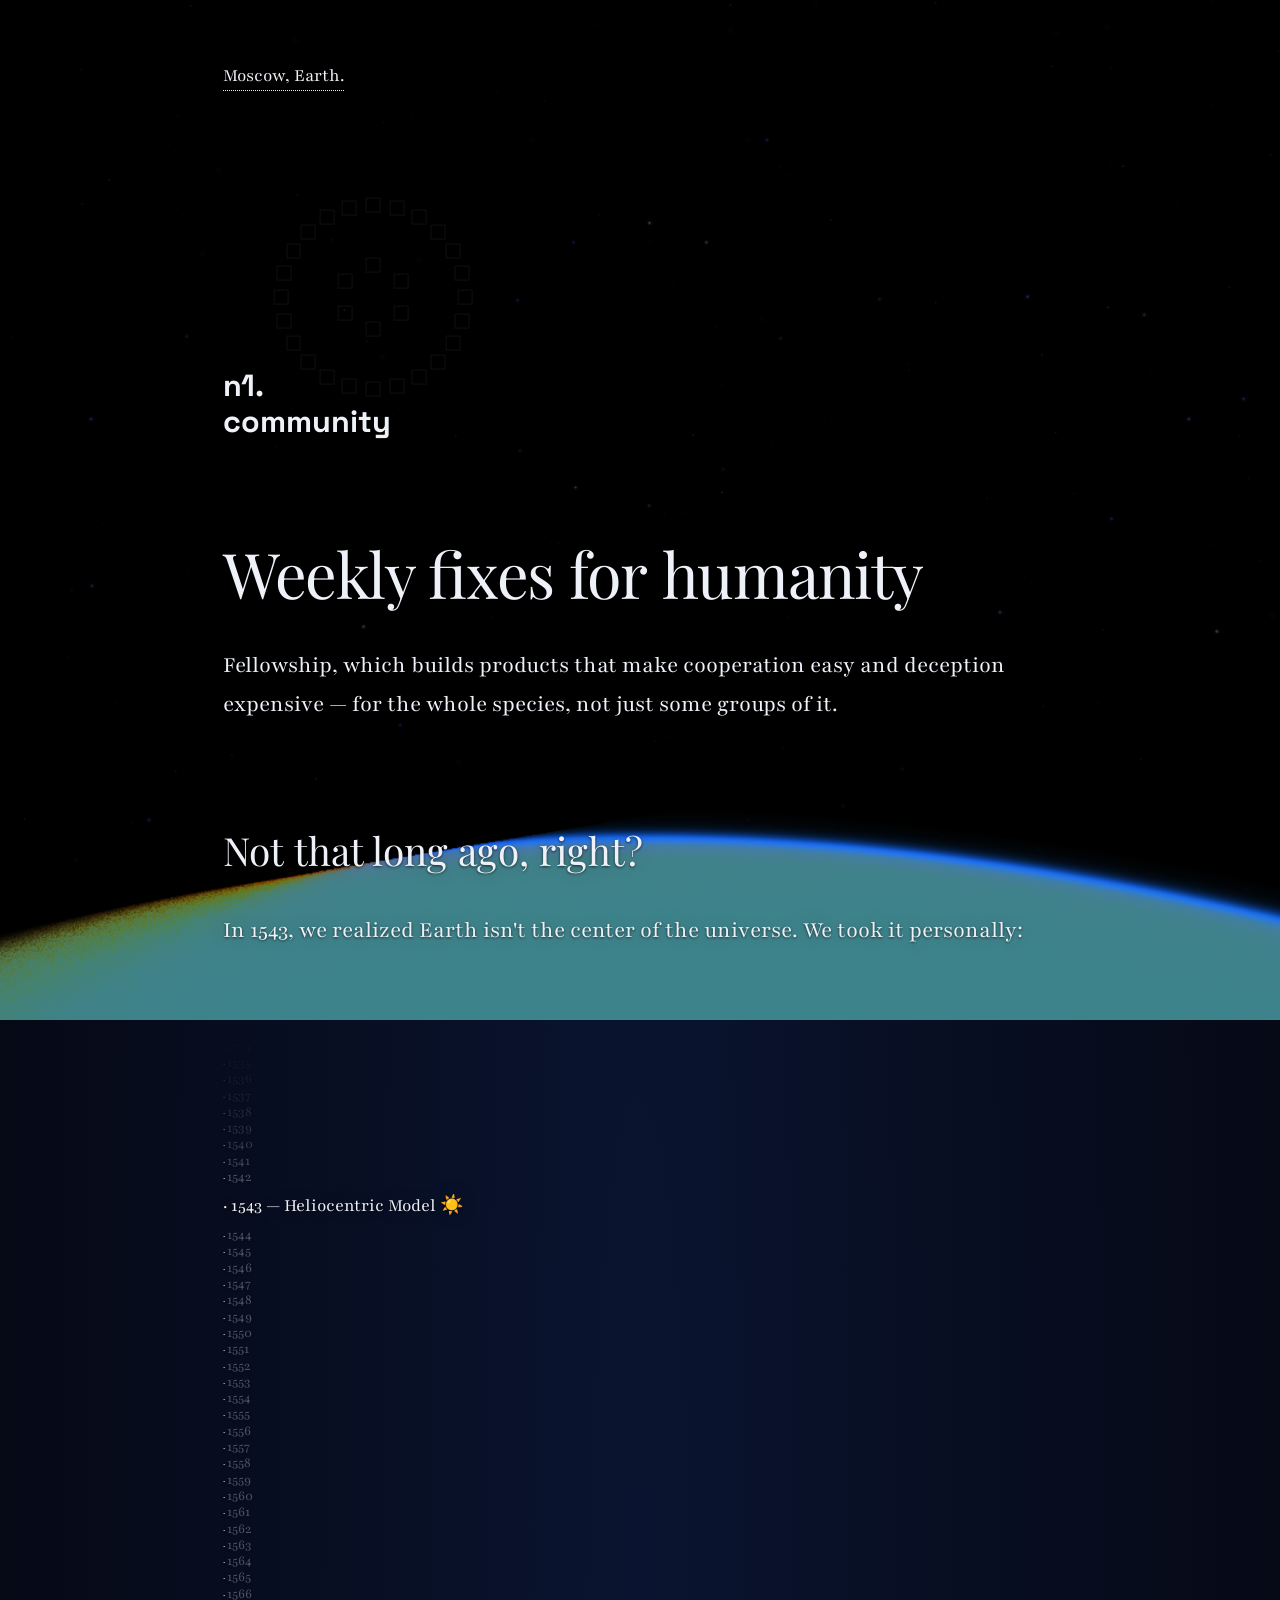
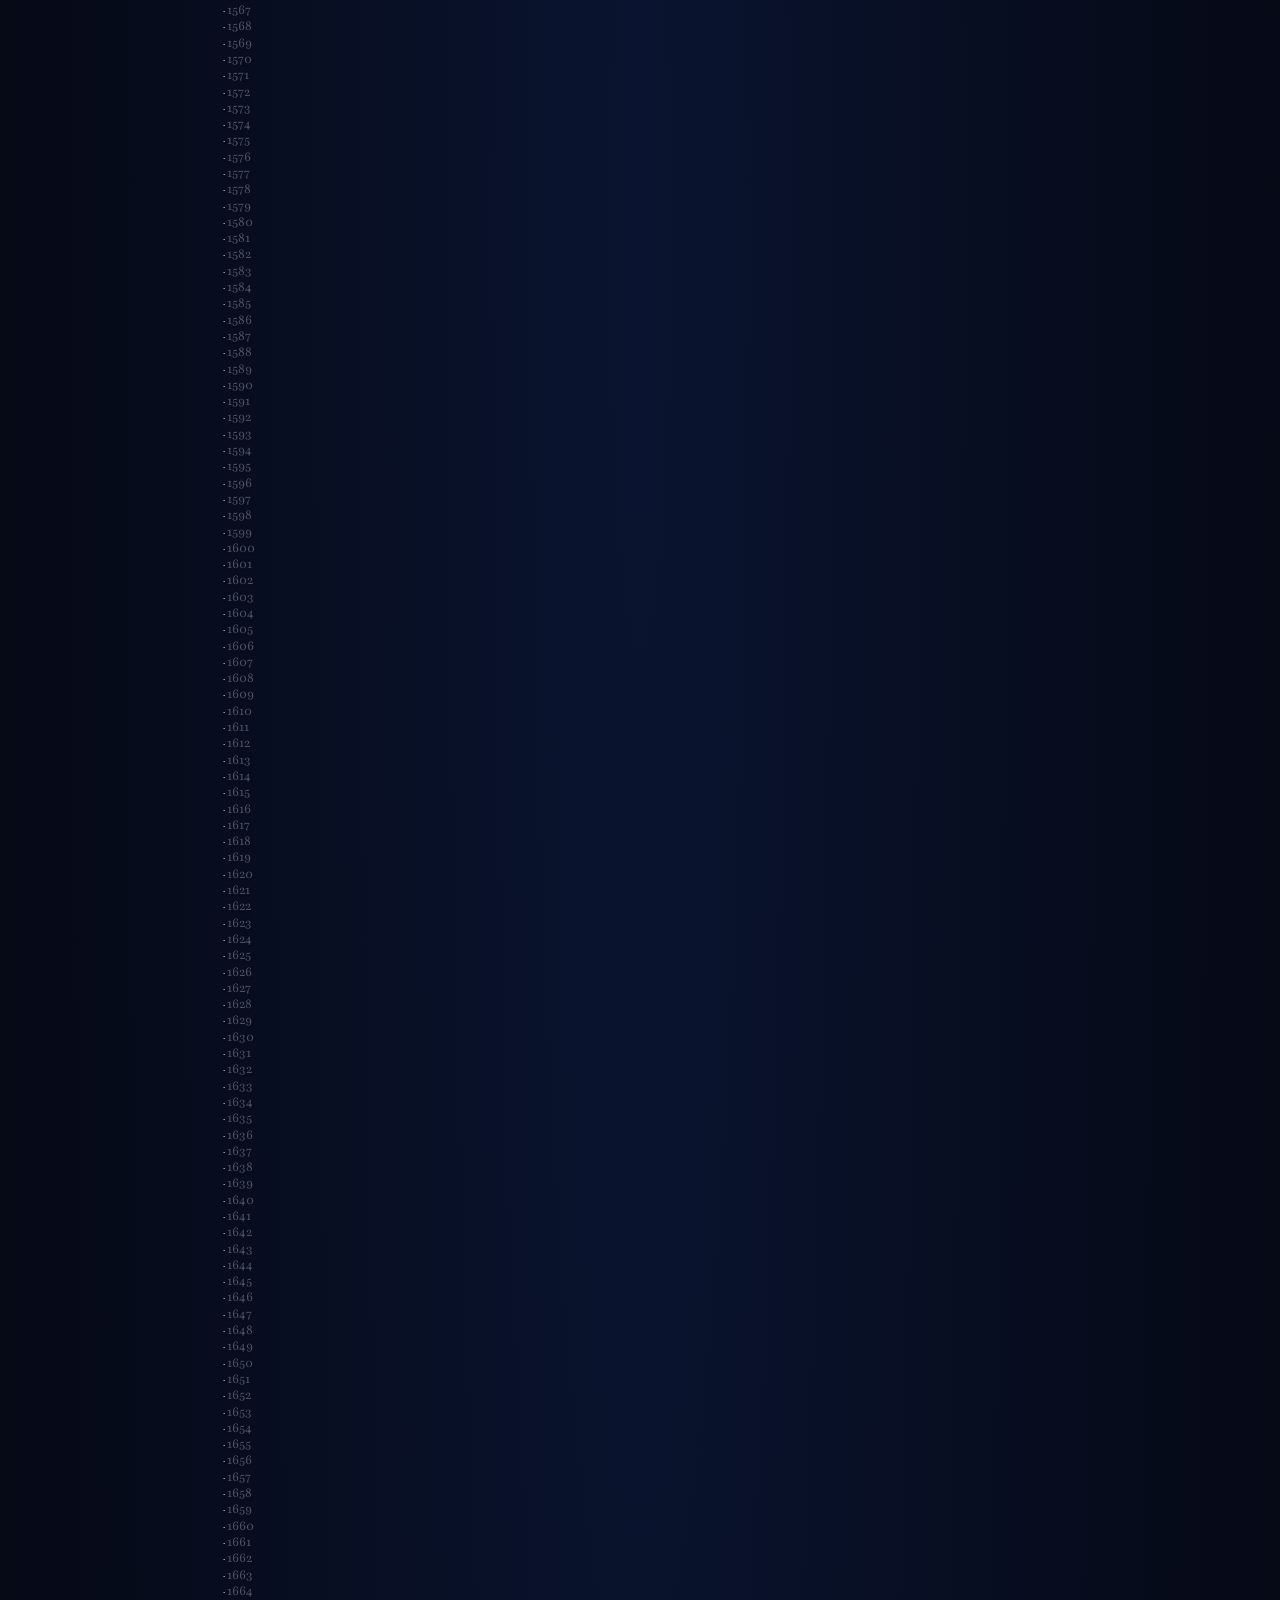
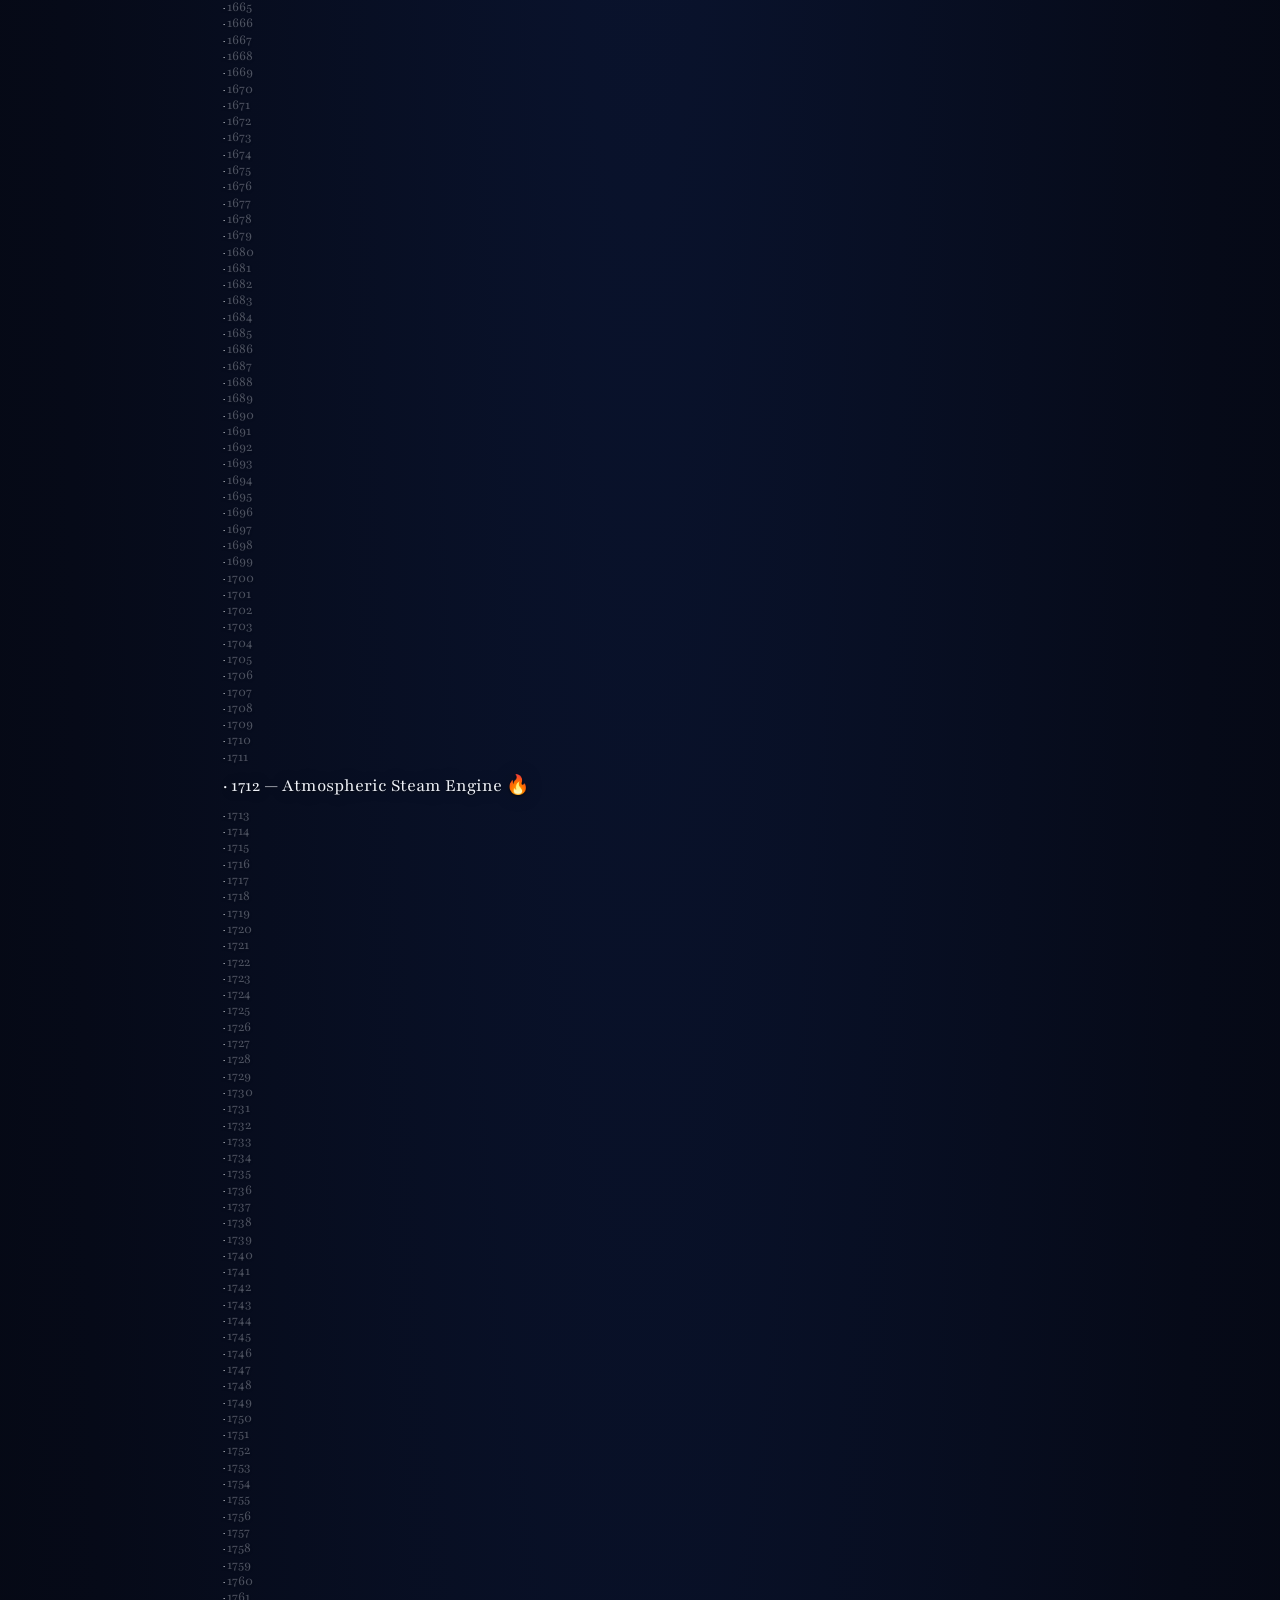
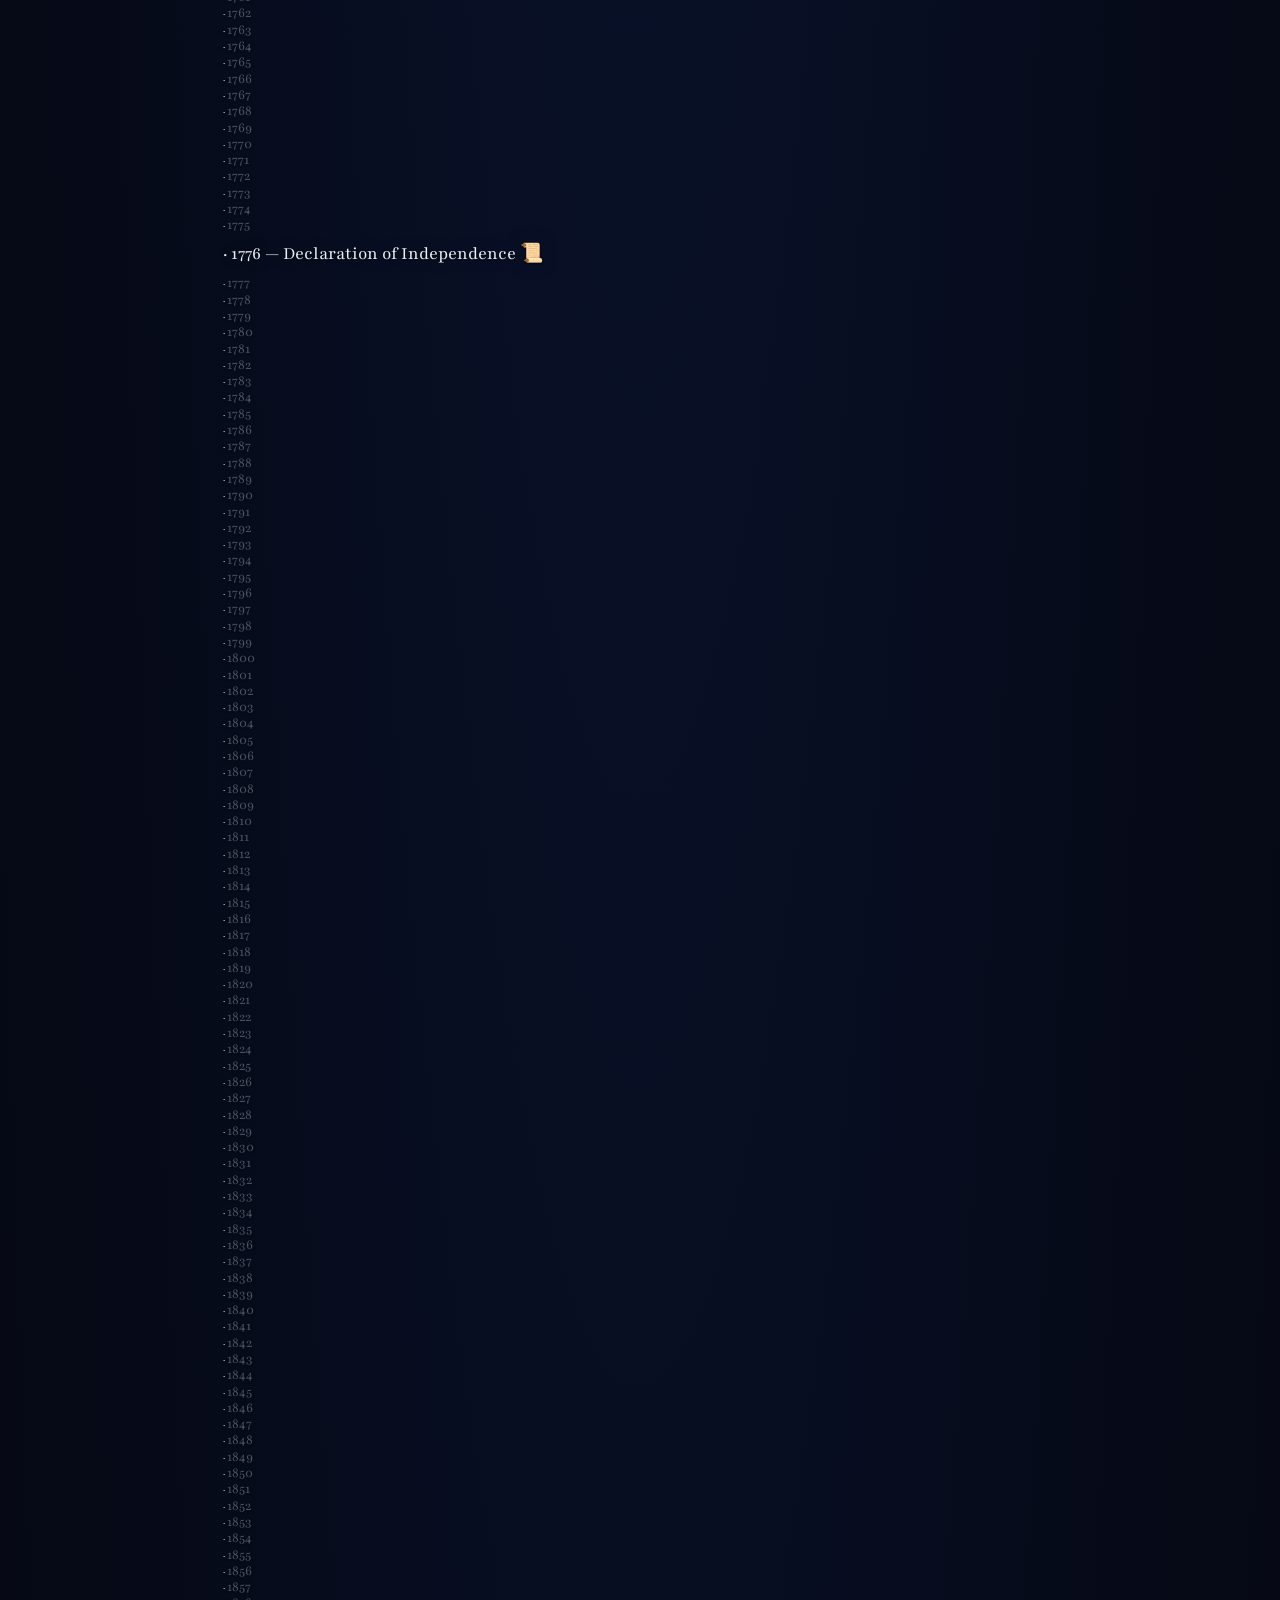
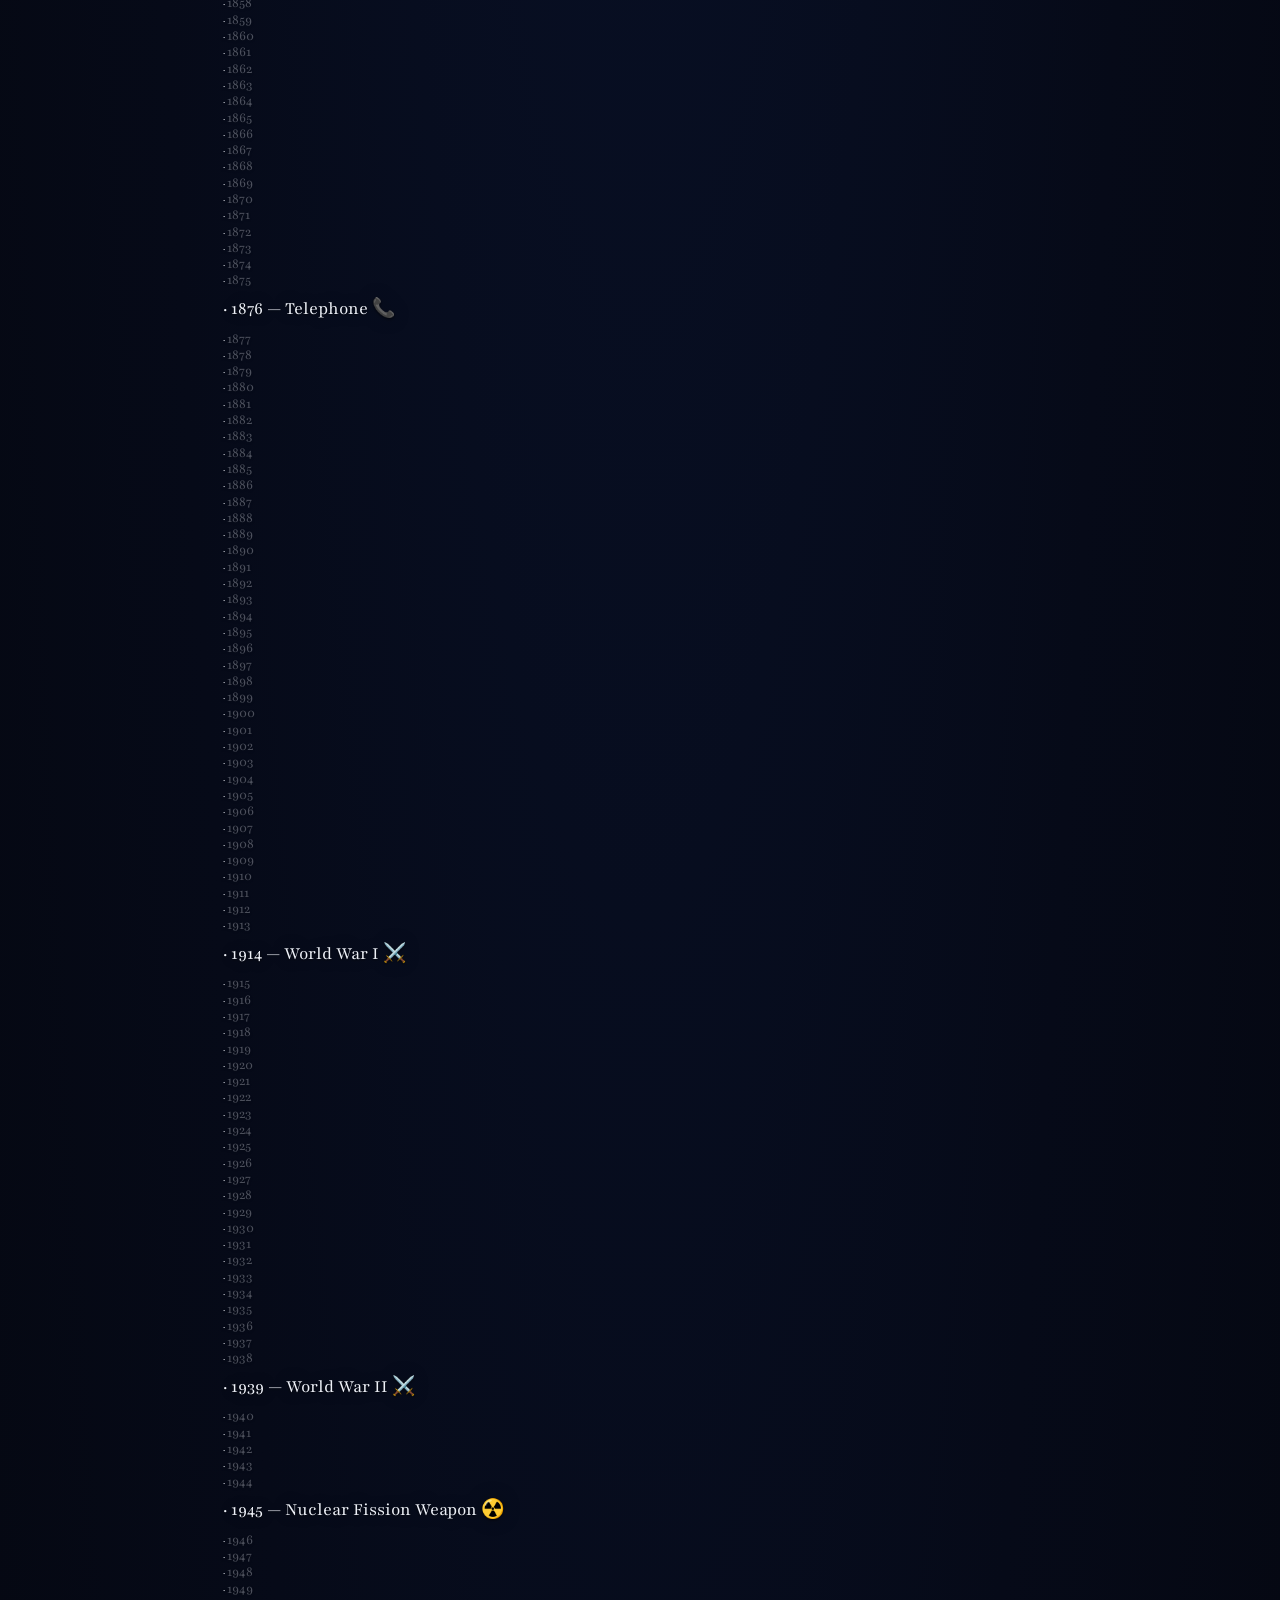
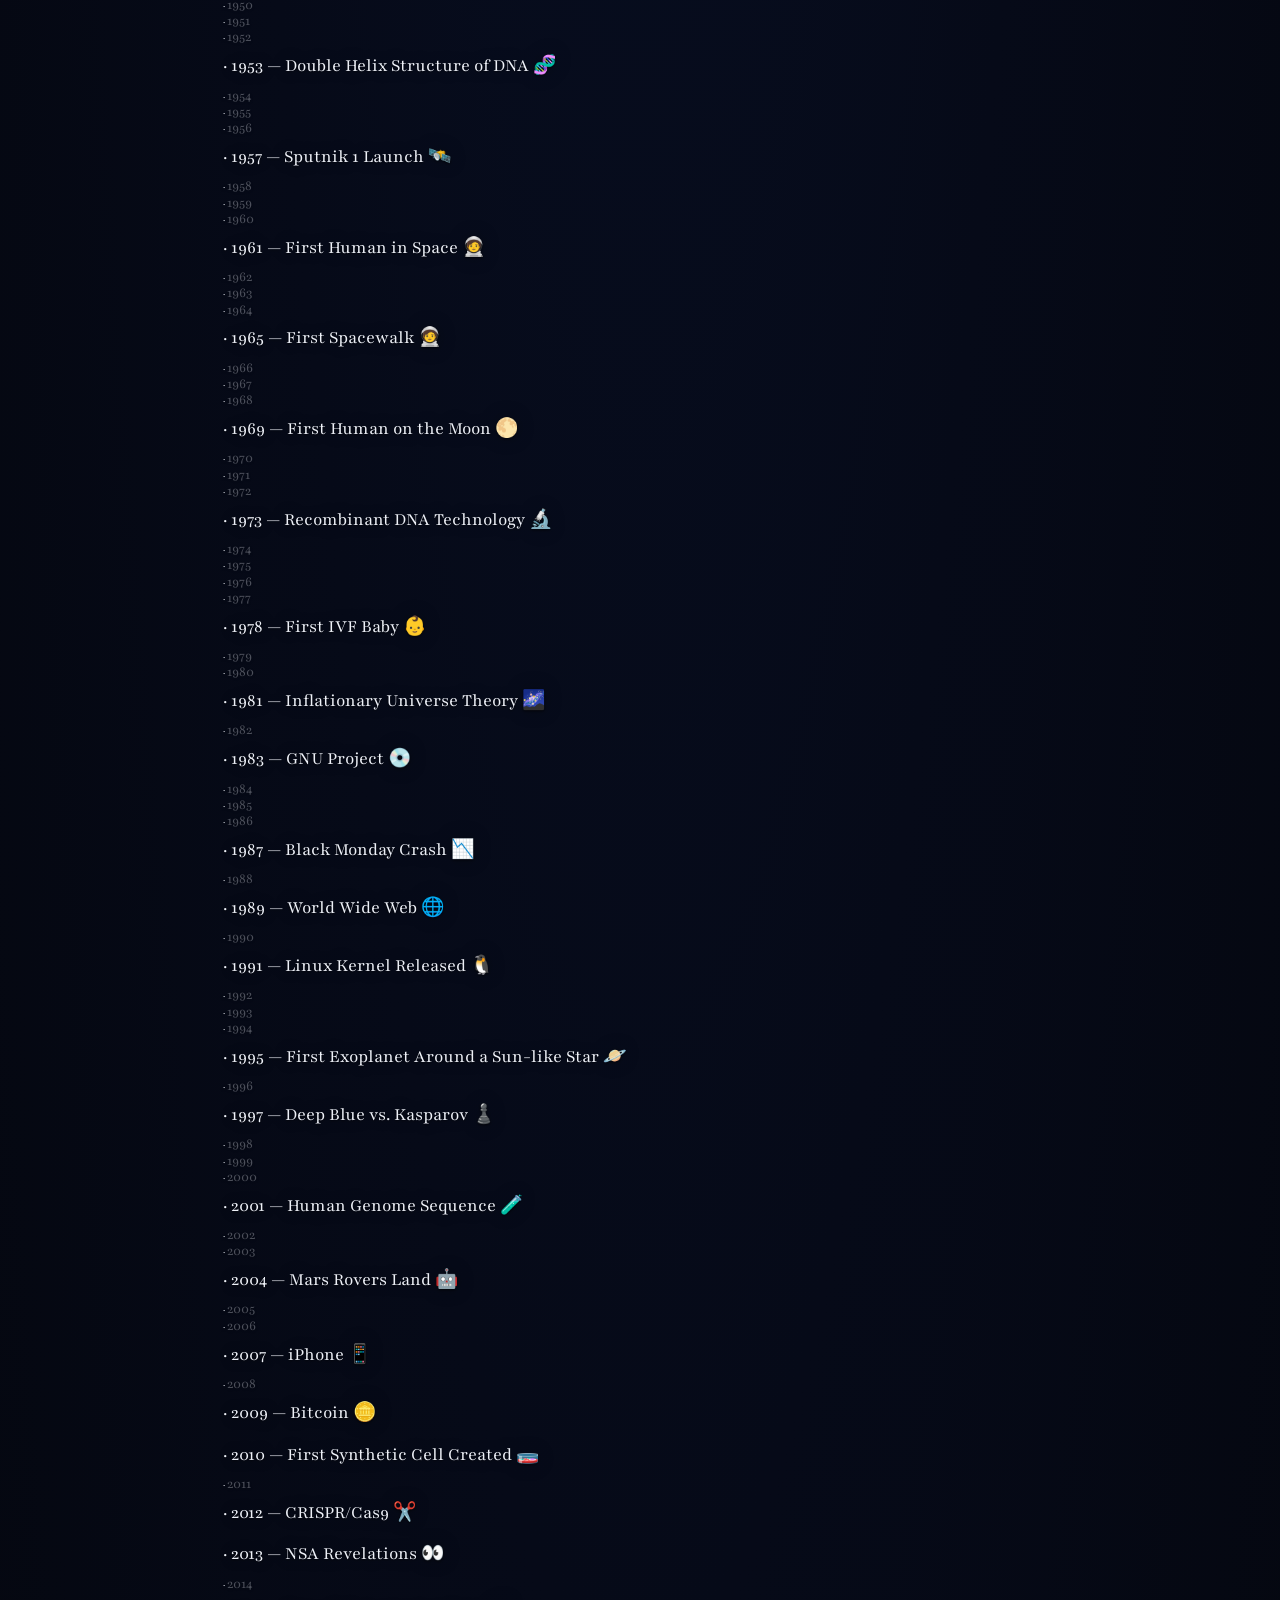
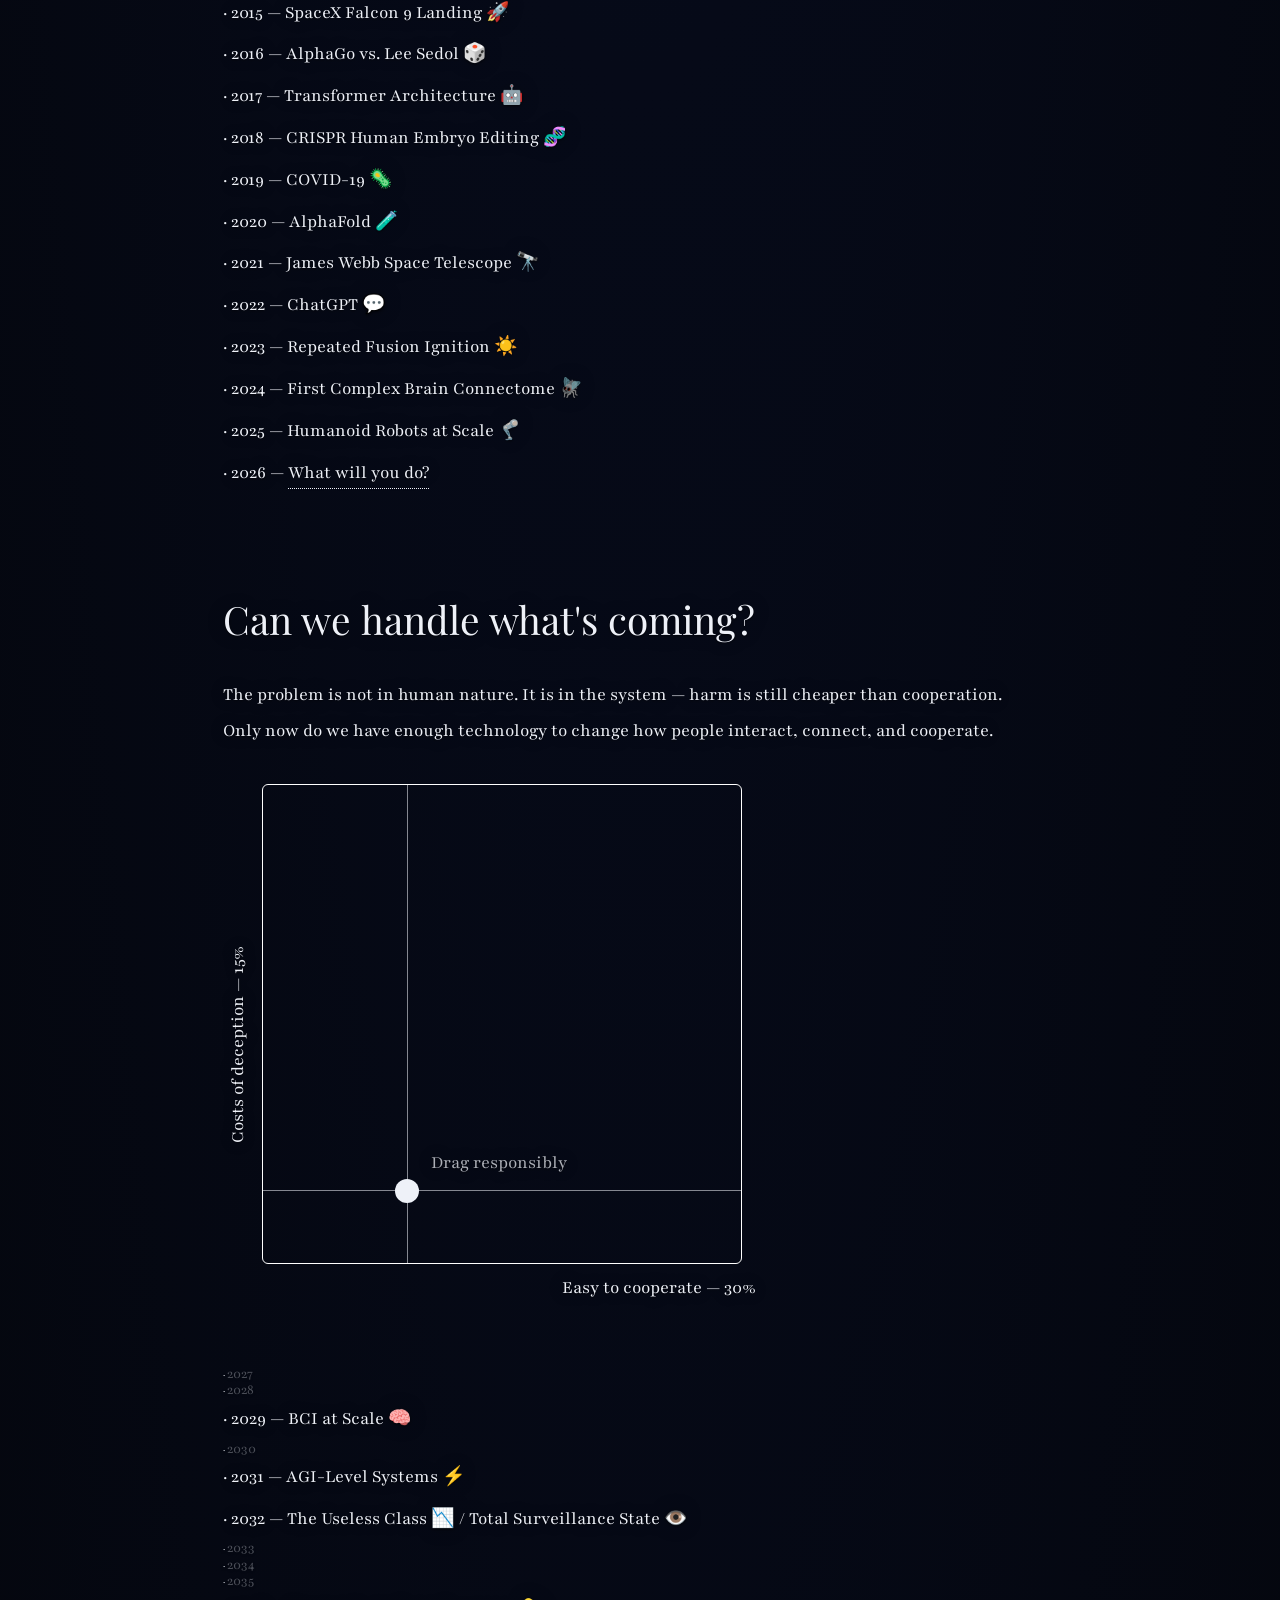
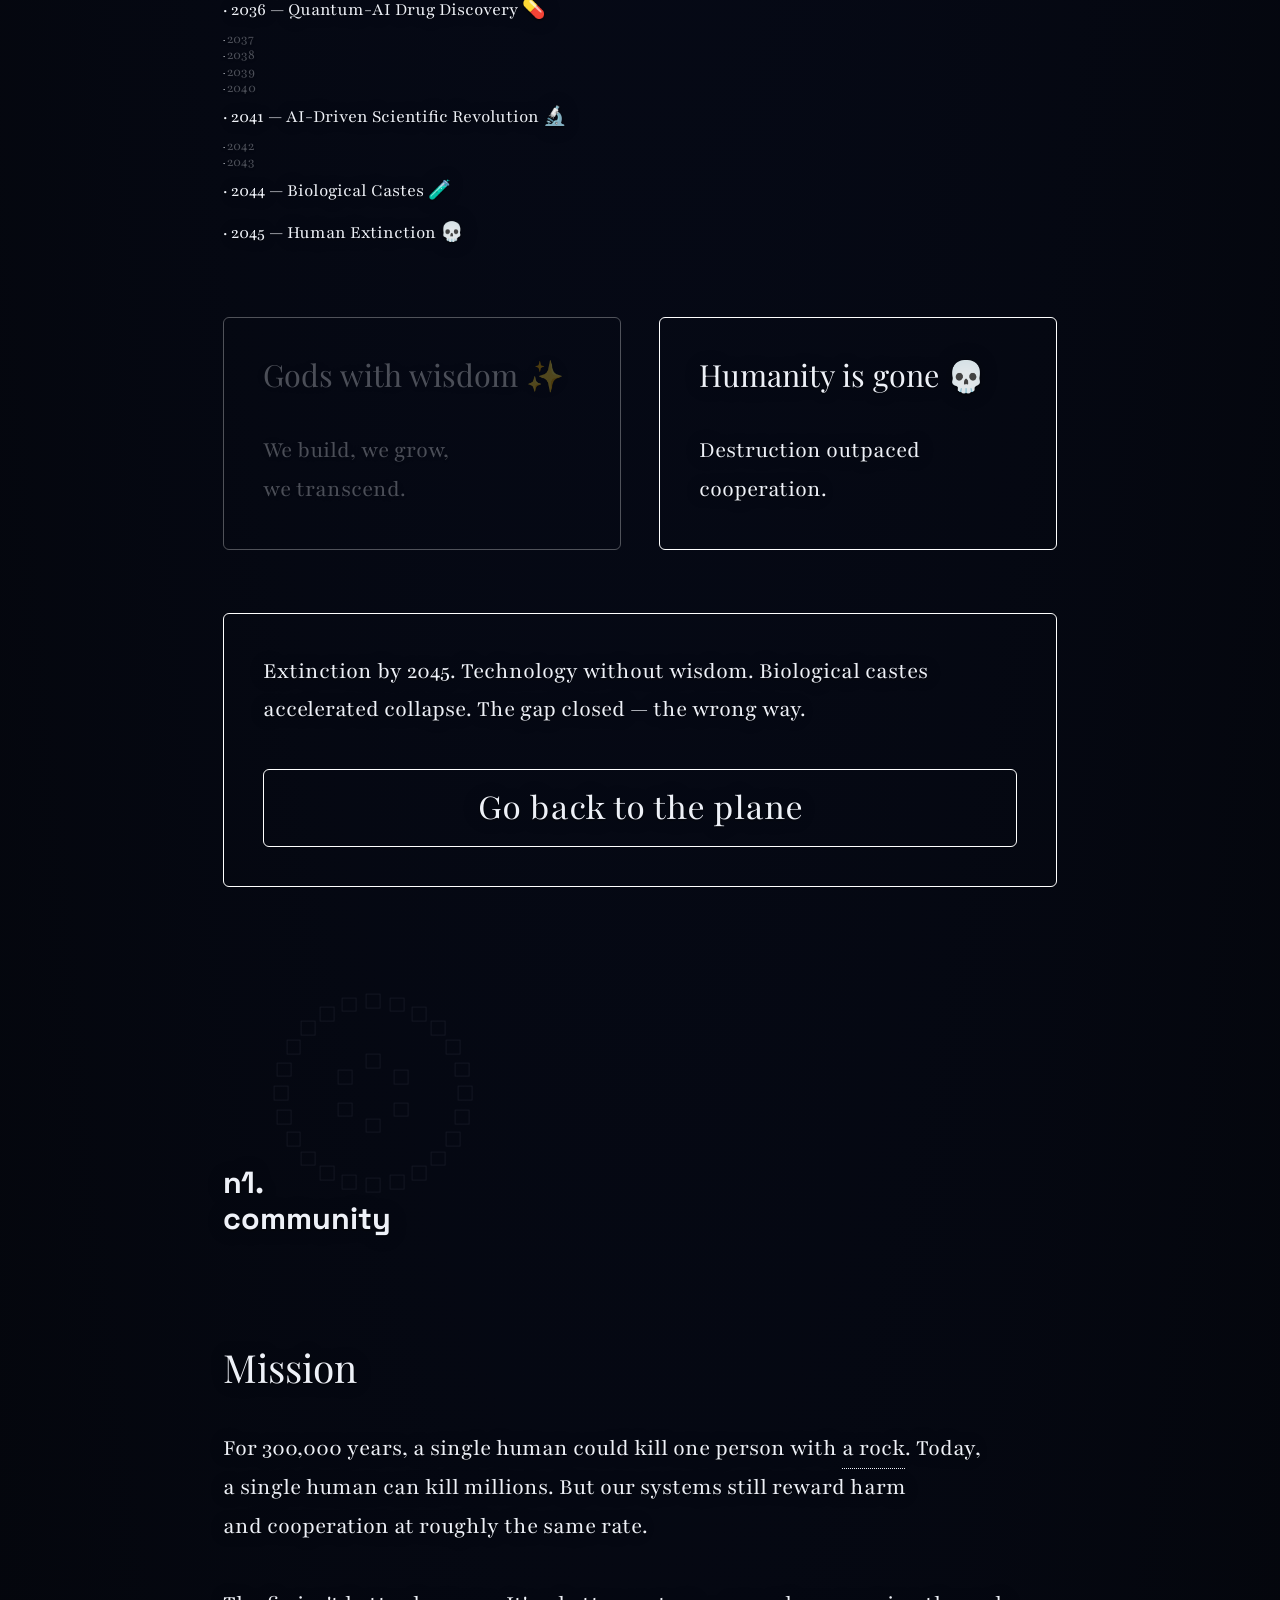
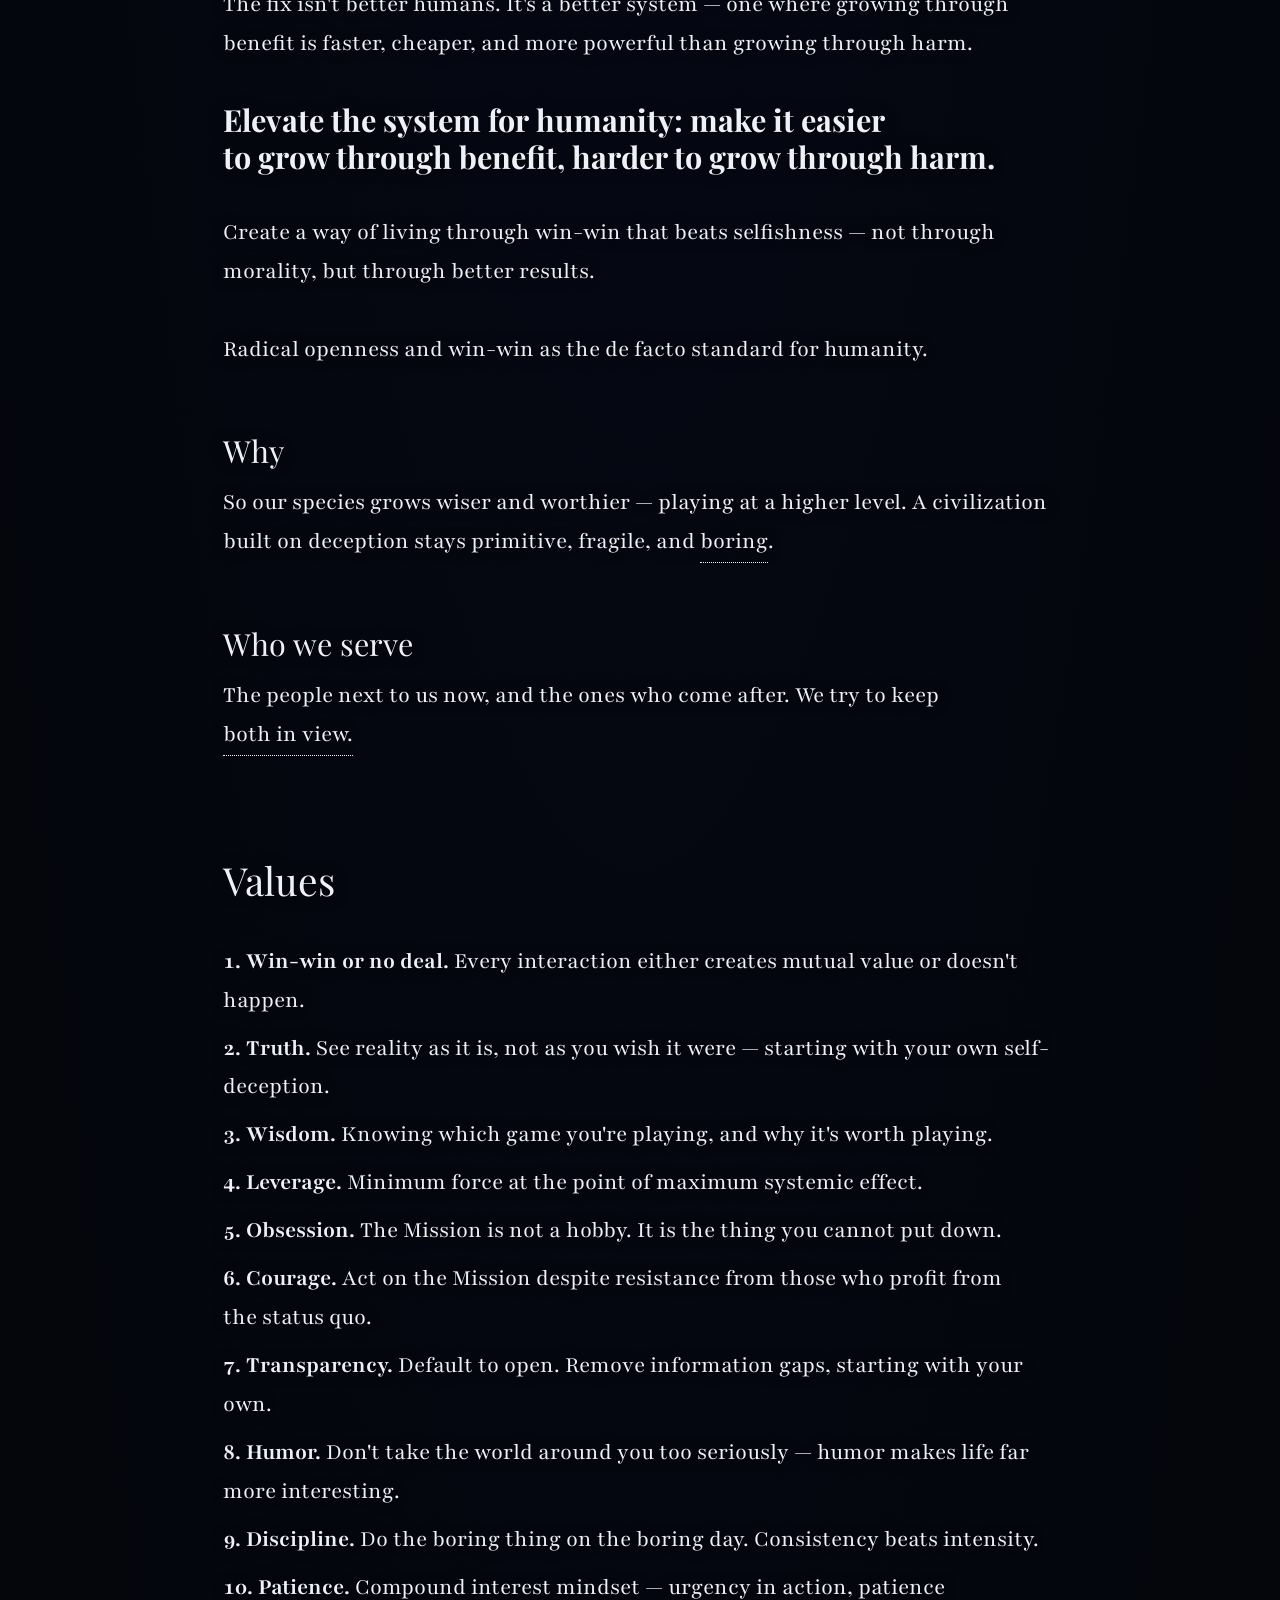
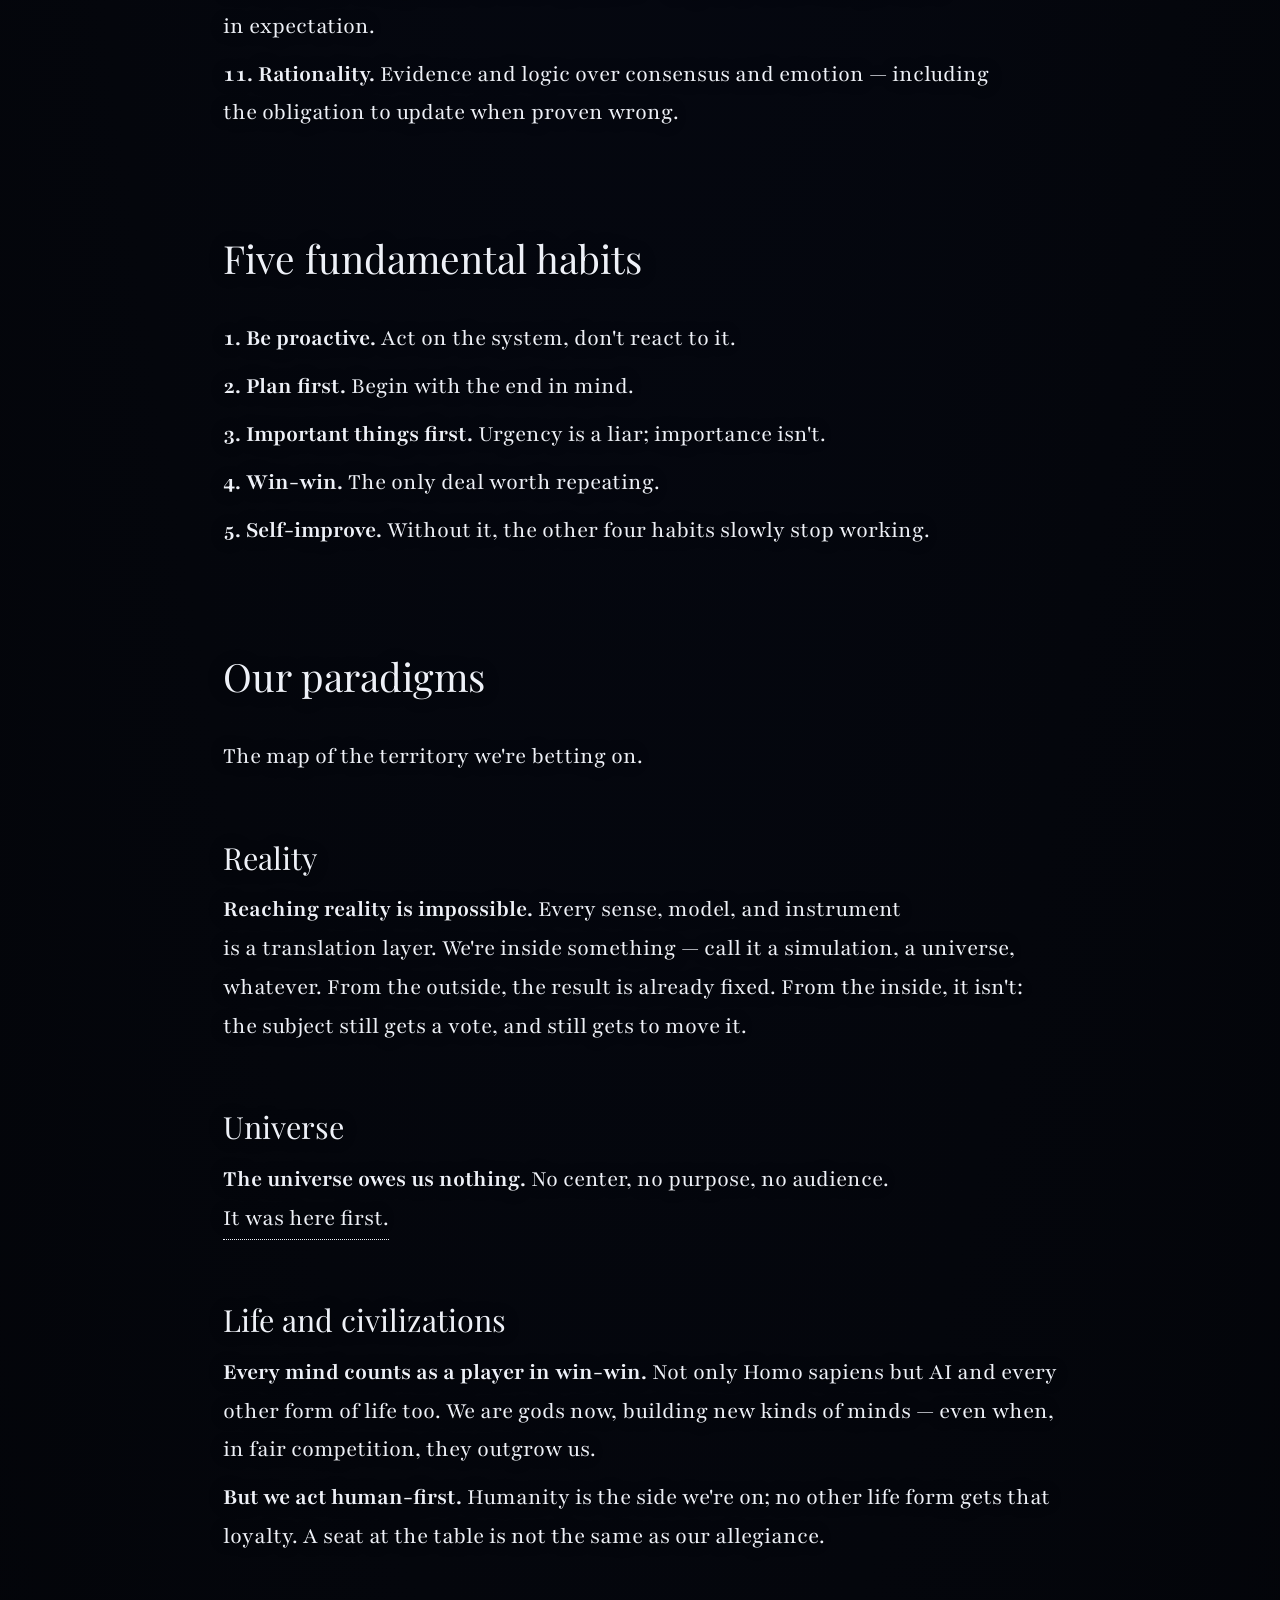
<file: index.html>
<!DOCTYPE html>
<html lang="en">
<head>
  <meta charset="UTF-8">
  <meta name="viewport" content="width=device-width, initial-scale=1.0">
  <title>n1.community — Weekly fixes for&nbsp;humanity</title>
  <meta name="description" content="We build products that make trust cheaper and fraud more expensive. A community driven by the understanding that win-win isn't idealism — it's a superior strategy.">
  <meta name="keywords" content="n1, community, cooperation, win-win, coordination, humanity, mission-driven">
  <meta name="author" content="n1.community">
  <meta name="robots" content="index, follow, max-image-preview:large">
  <link rel="canonical" href="https://n1.community/">

  <!-- Open Graph -->
  <meta property="og:type" content="website">
  <meta property="og:url" content="https://n1.community/">
  <meta property="og:title" content="n1.community — Weekly fixes for humanity">
  <meta property="og:description" content="We build products that make trust cheaper and fraud more expensive. A community driven by the understanding that win-win isn't idealism — it's a superior strategy.">
  <meta property="og:image" content="https://n1.community/web-app-manifest-512x512.png">
  <meta property="og:site_name" content="n1.community">
  <meta property="og:locale" content="en_US">

  <!-- Twitter Card -->
  <meta name="twitter:card" content="summary">
  <meta name="twitter:title" content="n1.community — Weekly fixes for humanity">
  <meta name="twitter:description" content="We build products that make trust cheaper and fraud more expensive. A community driven by the understanding that win-win isn't idealism — it's a superior strategy.">
  <meta name="twitter:image" content="https://n1.community/web-app-manifest-512x512.png">

  <link rel="icon" type="image/png" href="/favicon-96x96.png" sizes="96x96" />
  <link rel="icon" type="image/svg+xml" href="/favicon.svg" />
  <link rel="shortcut icon" href="/favicon.ico" />
  <link rel="apple-touch-icon" sizes="180x180" href="/apple-touch-icon.png" />
  <meta name="apple-mobile-web-app-title" content="n1" />
  <meta name="theme-color" content="#04060c">
  <link rel="manifest" href="/site.webmanifest" />
  <link rel="stylesheet" href="/static/style.css">
  <style>
    @font-face {
      font-family: 'Playfair';
      src: url('/static/fonts/Playfair/Playfair-VariableFont_opsz,wdth,wght.ttf') format('truetype');
      font-weight: 300 900;
      font-style: normal;
      font-display: swap;
    }
    @font-face {
      font-family: 'Playfair';
      src: url('/static/fonts/Playfair/Playfair-Italic-VariableFont_opsz,wdth,wght.ttf') format('truetype');
      font-weight: 300 900;
      font-style: italic;
      font-display: swap;
    }
    @font-face {
      font-family: 'Playfair Display';
      src: url('/static/fonts/Playfair_Display/PlayfairDisplay-VariableFont_wght.ttf') format('truetype');
      font-weight: 400 900;
      font-style: normal;
      font-display: swap;
    }
    @font-face {
      font-family: 'Playfair Display';
      src: url('/static/fonts/Playfair_Display/PlayfairDisplay-Italic-VariableFont_wght.ttf') format('truetype');
      font-weight: 400 900;
      font-style: italic;
      font-display: swap;
    }
    @font-face {
      font-family: 'Space Grotesk';
      src: url('/static/fonts/Space_Grotesk/SpaceGrotesk-VariableFont_wght.ttf') format('truetype');
      font-weight: 300 700;
      font-style: normal;
      font-display: swap;
    }

    /* ─── Theme: a journey from deep space to heaven ─── */
    /* One scalar — --lp (light progress, 0..1) — drives the whole palette. It
       starts at 0 (the original deep-space dark) and is eased to 1 by scroll
       once the "future" section is behind you, turning the world into a
       luminous white heaven. Every token is the SAME perceptual (oklab) mix
       between its dark endpoint and its light endpoint, so there is exactly one
       source of truth and the transition stays even across hue and lightness. */
    @property --lp {
      syntax: '<number>';
      inherits: true;
      initial-value: 0;
    }
    :root {
      --lp: 0;                         /* set by JS on scroll (smoothed in rAF) */
      --m: calc(var(--lp) * 100%);     /* the mix amount, reused everywhere */

      --bg:          color-mix(in oklab, #04060c,             #ffffff             var(--m));
      --fg:          color-mix(in oklab, #eef1f8,             #0a0e1a             var(--m));
      --muted:       color-mix(in oklab, rgba(238,241,248,0.72), rgba(10,14,26,0.60) var(--m));
      --panel:       color-mix(in oklab, rgba(10,14,26,0.52),  rgba(245,247,252,0.72) var(--m));
      --panel-solid: color-mix(in oklab, #0c1018,             #f2f4f9             var(--m));
      --line:        color-mix(in oklab, rgba(238,241,248,0.22), rgba(10,14,26,0.20) var(--m));
      --line-strong: color-mix(in oklab, rgba(238,241,248,0.55), rgba(10,14,26,0.45) var(--m));
      --outline:     color-mix(in oklab, #ffffff,             #0a0e1a             var(--m));
      --accent:      color-mix(in oklab, #eef1f8,             #0a0e1a             var(--m));
      --glow:        color-mix(in oklab, rgba(238,241,248,0.45), rgba(10,14,26,0.40) var(--m));
      color-scheme: light dark;
    }

    /* ─── Reset ─── */
    * { margin: 0; padding: 0; box-sizing: border-box; }
    ::selection { background: var(--fg); color: var(--bg); text-shadow: none; }

    /* ─── Fixed, always-interactive planet background ─── */
    /* Static deep-space gradient: the fallback if WebGL is unavailable; the
       canvas paints over it when the shader runs. */
    html {
      font-size: 24px;
      scroll-behavior: smooth;
      overscroll-behavior: none;
      background:
        radial-gradient(120% 90% at 50% 8%,
          color-mix(in oklab, #0a1430, #ffffff var(--m)) 0%,
          color-mix(in oklab, #060a18, #eef3fc var(--m)) 38%,
          color-mix(in oklab, #04060c, #e3ebf7 var(--m)) 70%,
          color-mix(in oklab, #020306, #dae4f4 var(--m)) 100%);
    }
    /* Clip container. CSS height is the largest stable viewport (lvh) as the
       fallback when JS/visualViewport is unavailable. On mobile, pinSky() (see
       JS) makes the wrap slightly oversized at the BOTTOM so a stale vv.height
       mid-scroll (Chrome-Android bar hiding) can never leave a gap. That is safe
       and adds NO scrollable area: position:fixed never contributes to
       scrollHeight, overflow:hidden clips the overscan so it can't be panned
       into view, and overscroll-behavior:none kills rubber-band reveal (the old
       bug, when the canvas itself was oversized + fixed). */
    #sky-wrap {
      position: fixed;
      top: 0;
      left: 0;
      width: 100%;
      height: 100vh;
      height: 100lvh;
      z-index: -1;
      overflow: hidden;
      pointer-events: none;
    }
    /* Canvas overscans INSIDE the clip — fills the edges with margin so there is
       never a gap during a bar transition, but the overflow is clipped, not
       scrollable. */
    #sky-bg {
      position: absolute;
      top: -10%;
      left: 0;
      width: 100%;
      height: 120%;
      display: block;
      border: 0;
    }
    @media (prefers-reduced-motion: reduce) {
      #sky-wrap { display: none; }
    }

    /* ─── Base ─── */
    body {
      font-family: 'Playfair', serif;
      color: var(--fg);
      background: transparent;
      line-height: 1.618;
      overflow-wrap: break-word;
      /* dark text needs a light halo; light text a dark one — transition both */
      text-shadow:
        0 1px 3px color-mix(in srgb, rgba(0,0,0,0.66), rgba(255,255,255,0.85) var(--m)),
        0 0 18px color-mix(in srgb, rgba(0,0,0,0.25), rgba(255,255,255,0.55) var(--m));
      -webkit-font-smoothing: antialiased;
      -moz-osx-font-smoothing: grayscale;
      font-feature-settings: "liga" 1, "kern" 1;
    }

    /* ─── Typography ─── */
    h1, h2, h3, h4, h5, h6, .subtitle, .callout, .card-title {
      font-family: 'Playfair Display', serif;
      line-height: 1.2;
      text-wrap: balance;
      text-rendering: optimizeLegibility;
    }
    h1 {
      font-size: 2.618rem;
      line-height: 1.1;
      letter-spacing: -0.02em;
      margin-bottom: 1.618rem;
    }
    h2 {
      font-size: 1.618rem;
      margin-bottom: 1.618rem;
    }
    h3 {
      font-size: 1.272rem;
      margin-top: 2.618rem;
      margin-bottom: 0.618rem;
    }
    h4 {
      margin-top: 0.618rem;
      margin-bottom: 0.382rem;
    }
    .subtitle {
      font-size: 1.618rem;
      margin-bottom: 1.618rem;
    }
    .callout {
      font-size: 1.272rem;
      margin-bottom: 1.618rem;
    }
    .text-sm {
      font-size: 0.786rem;
    }
    .tooltip {
      position: relative;
      cursor: help;
      border-bottom: 1px dotted currentColor;
      display: inline-block;
    }
    .tooltip::after {
      content: attr(data-tip);
      position: absolute;
      left: var(--tt-left, 0px);
      top: 100%;
      margin-top: 0.4em;
      background: var(--panel-solid);
      color: var(--fg);
      border: 1px solid var(--line);
      font-size: 0.618rem;
      line-height: 1.4;
      padding: 0.4em 0.7em;
      border-radius: 0.25em;
      width: max-content;
      max-width: 200px;
      white-space: normal;
      opacity: 0;
      pointer-events: none;
      transition: opacity 0.2s ease;
      z-index: 10;
    }
    .tooltip:hover::after,
    .tooltip:focus::after {
      opacity: 1;
    }

    /* ─── Links ─── */
    article a:not(.btn-scroll) {
      color: var(--fg);
      text-decoration: underline;
      text-decoration-thickness: 1px;
      text-underline-offset: 0.2em;
      text-decoration-skip-ink: auto;
      transition: text-decoration-thickness 0.2s ease, text-underline-offset 0.2s ease;
    }
    article a:not(.btn-scroll):hover {
      opacity: 0.7;
    }
    article a:not(.btn-scroll):focus-visible {
      outline: 1px solid var(--fg);
      outline-offset: 0.15em;
    }

    /* ─── Layout ─── */
    article {
      max-width: 38em;
      margin: 0 auto;
      padding: 2.618rem 1.618rem;
    }
    .hero-logotype {
      margin-top: 2.618rem;
      margin-bottom: 4.236rem;
      display: inline-block;
    }
    .section-logotype {
      margin-top: 4.236rem;
      margin-bottom: 0;
      display: inline-block;
    }
    .logo-top {
      display: flex;
      align-items: flex-end;
      gap: 0.236rem;
    }
    .logo-n1 {
      font-family: 'Space Grotesk', sans-serif;
      font-weight: 700;
      font-size: 1.272rem;
      line-height: 1;
      letter-spacing: -0.02em;
    }
    .logo-circle {
      position: relative;
      width: 8.718rem;
      height: 8.718rem;
      flex-shrink: 0;
    }
    .logo-ring {
      position: absolute;
      inset: 0;
    }
    .logo-ring-outer {
      animation: spin 60s linear infinite;
    }
    .logo-ring-inner {
      animation: spin 37.083s linear infinite reverse;
    }
    @keyframes spin {
      to { transform: rotate(360deg); }
    }
    @keyframes breathe {
      0%, 100% { opacity: 0.12; transform: translate(-50%, -50%) rotate(0deg); }
      50% { opacity: 0.55; transform: translate(-50%, -50%) rotate(45deg); }
    }
    .logo-dot {
      position: absolute;
      width: 0.618rem;
      height: 0.618rem;
      background: transparent;
      border: 1px solid var(--line-strong);
      transform: translate(-50%, -50%);
      opacity: 0.12;
      animation: breathe 4.236s ease-in-out infinite;
    }
    .logo-community {
      font-family: 'Space Grotesk', sans-serif;
      font-weight: 700;
      font-size: 1.272rem;
      line-height: 1;
      display: block;
      margin-top: 0.236rem;
    }
    header {
      margin-bottom: 4.236rem;
    }
    section {
      margin-top: 4.236rem;
    }
    .two-col {
      display: grid;
      grid-template-columns: repeat(auto-fit, minmax(14rem, 1fr));
      gap: 1.618rem;
      align-items: stretch;
    }

    /* ─── Spacing (phi-derived) ─── */
    /* Fibonacci walked into a bar. 1, 1, 2, 3, 5 people were already there. */
    .mb-phi { margin-bottom: 1.618rem; }
    .mb-sm { margin-bottom: 0.618rem; }
    .mb-micro { margin-bottom: 0.382rem; }
    .mt-phi { margin-top: 1.618rem; }
    .mt-sm { margin-top: 0.618rem; }
    .mt-lg { margin-top: 2.618rem; }
    .mb-lg { margin-bottom: 2.618rem; }

    /* ─── Markdown content rhythm (semantic, classless) ─── */
    /* Component-emitted elements keep their utility classes; Markdown output is
       classless, so the golden-ratio rhythm rides on element + sibling selectors. */
    article p:not([class]),
    article ul:not([class]),
    article ol:not([class]),
    article .text-sm { margin-bottom: 1.618rem; }
    article ol:not([class]) { list-style: decimal inside; padding-left: 0; }
    article ol:not([class]) li::marker { font-weight: 700; }
    article ul:not([class]) { list-style: none; padding-left: 0; }
    article li { margin-bottom: 0.382rem; }
    article li:last-child { margin-bottom: 0; }
    article .callout > p { margin: 0; }
    article .text-sm > p:not([class]) { margin-bottom: 0.382rem; }
    article .text-sm > p:last-child { margin-bottom: 0; }
    section > :last-child,
    header > :last-child,
    .card > :last-child,
    .box > :last-child { margin-bottom: 0; }

    /* ─── Code & rules (long-form docs) ─── */
    /* Tailwind Preflight gives monospace but no surface; give inline code a quiet
       chip and fenced blocks a scrollable panel so long lines never overflow. */
    article :not(pre) > code {
      font-family: 'Space Grotesk', ui-monospace, monospace;
      font-size: 0.786rem;
      padding: 0.1em 0.35em;
      border: 1px solid var(--line);
      border-radius: 0.2em;
      background: var(--panel);
    }
    article pre {
      font-size: 0.786rem;
      line-height: 1.618;
      padding: 0.618rem;
      margin-bottom: 1.618rem;
      border: 1px solid var(--line);
      border-radius: 0.25rem;
      background: var(--panel);
      overflow-x: auto;
    }
    article pre code {
      font-family: 'Space Grotesk', ui-monospace, monospace;
      border: 0;
      padding: 0;
      background: none;
      white-space: pre;
    }
    article hr {
      border: 0;
      border-top: 1px solid var(--line);
      margin: 1.618rem 0;
    }

    /* ─── Tables (long-form docs) ─── */
    /* Markdown tables are classless; Preflight strips all chrome, so they
       inherit the loose body line-height with no padding or rules. Give them a
       tight, full-width grid: header underlined by --line-strong, rows split by
       --line, cells top-aligned with breathing room on the golden scale. */
    article table {
      width: 100%;
      border-collapse: collapse;
      font-size: 0.786rem;
      line-height: 1.4;
      margin-bottom: 1.618rem;
      text-wrap: pretty;
    }
    article thead th {
      text-align: left;
      font-weight: 700;
      padding: 0.382rem 0.618rem;
      border-bottom: 1px solid var(--line-strong);
    }
    article tbody th,
    article tbody td {
      vertical-align: top;
      text-align: left;
      padding: 0.382rem 0.618rem;
      border-bottom: 1px solid var(--line);
    }
    article tbody th {
      font-weight: 700;
      white-space: nowrap;
    }
    article tbody tr:last-child th,
    article tbody tr:last-child td { border-bottom: 0; }
    article th:first-child,
    article td:first-child { padding-left: 0; }
    article th:last-child,
    article td:last-child { padding-right: 0; }
    @media (max-width: 28em) {
      article table { font-size: 0.618rem; }
      article tbody th { white-space: normal; }
    }

    /* ─── Figures ─── */
    .fig-grid {
      display: grid;
      grid-template-columns: 1fr 1fr;
      gap: 1.618rem;
      margin: 1.618rem 0;
    }
    .fig {
      margin: 0;
    }
    .fig img {
      width: 100%;
      height: auto;
      display: block;
      border: 1px solid var(--line);
    }
    .fig figcaption {
      font-size: 0.786rem;
      margin-top: 0.236rem;
      line-height: 1.618;
    }
    @media (max-width: 28em) {
      .fig-grid {
        grid-template-columns: 1fr;
      }
    }

    /* ─── Components ─── */
    .card, .box, .cta-box {
      border: 1px solid var(--outline);
      padding: 1.618rem;
      background: transparent;
      border-radius: 0.25rem;
    }
    .card { transition: opacity 0.3s; }
    .card-title {
      font-size: 1.272rem;
      margin-bottom: 1.618rem;
    }
    .cta-box { margin-top: 4.236rem; }
    .plane-2d {
      display: flex;
      align-items: stretch;
      margin: 1.618rem 0;
      gap: 0.382rem;
      max-width: 65vw;
    }
    .plane-y-label {
      writing-mode: vertical-lr;
      transform: rotate(180deg);
      font-size: 0.786rem;
      text-align: center;
      white-space: nowrap;
    }
    .plane-canvas-wrap {
      flex: 1;
      display: flex;
      flex-direction: column;
      gap: 0.382rem;
    }
    .plane-canvas {
      position: relative;
      width: min(20rem, 100%);
      aspect-ratio: 1;
      border: 1px solid var(--outline);
      background: transparent;
      border-radius: 0.25rem;
      cursor: crosshair;
      touch-action: none;
      user-select: none;
      -webkit-user-select: none;
      overflow: hidden;
    }
    .plane-line-h, .plane-line-v {
      position: absolute;
      pointer-events: none;
      background: var(--line-strong);
    }
    .plane-line-h {
      left: 0;
      right: 0;
      height: 1px;
    }
    .plane-line-v {
      top: 0;
      bottom: 0;
      width: 1px;
    }
    .plane-point {
      position: absolute;
      width: 24px;
      height: 24px;
      border-radius: 50%;
      background: var(--fg);
      transform: translate(-50%, 50%);
      cursor: grab;
      touch-action: none;
      z-index: 1;
      transition: transform 0.3s cubic-bezier(0.34, 1.56, 0.64, 1);
      animation: pulse 2s ease-in-out infinite;
    }
    .plane-point:active, .plane-point.dragging {
      cursor: grabbing;
      transform: translate(-50%, 50%) scale(1.4);
      animation: none;
    }
    @keyframes pulse {
      0%, 100% { box-shadow: 0 0 0 0 var(--glow); }
      50% { box-shadow: 0 0 0 12px transparent; }
    }
    .plane-x-label {
      font-size: 0.786rem;
      text-align: center;
    }
    .plane-hint {
      position: absolute;
      left: 30%;
      bottom: 15%;
      transform: translate(1rem, -0.5rem);
      font-size: 0.786rem;
      color: var(--muted);
      white-space: nowrap;
      pointer-events: none;
      z-index: 2;
      transition: opacity 0.3s;
    }
    .plane-hint.hidden {
      opacity: 0;
    }

    /* ─── Timeline ─── */
    .dot, .milestone {
      font-size: 0.382rem;
      line-height: 1.1;
      margin: 0;
      padding: 0;
    }
    .dot-year {
      font-size: 0.618rem;
      opacity: 0.30;
    }
    .milestone {
      font-size: 0.786rem;
      line-height: 1.618;
      padding: 0.236rem 0;
    }

    /* ─── Controls ─── */
    .btn-scroll {
      display: block;
      margin-top: 1.618rem;
      padding: 0.618rem 1.618rem;
      border: 1px solid var(--outline);
      text-align: center;
      text-decoration: none;
      color: var(--fg);
      font-size: 1.618rem;
      line-height: 1.2;
      background: transparent;
      border-radius: 0.25rem;
    }
    /* Transition only on hover so the per-frame --fg/--bg theme shift does not
       re-trigger a color/background transition on every scroll frame. */
    .btn-scroll:hover {
      background: var(--fg);
      color: var(--bg);
      text-shadow: none;
      transition: background 0.2s, color 0.2s;
    }
    .btn-scroll:focus-visible {
      outline: 1px solid var(--fg);
      outline-offset: 0.382rem;
    }
    .btn-scroll:active {
      opacity: 0.8;
    }

    /* ─── Responsive ─── */
    @media (max-width: 600px) {
      html { font-size: 20px; }
    }
    @media (max-width: 380px) {
      html { font-size: 18px; }
    }

    /* ─── Overrides ─── */
    #future {
      scroll-margin-top: 0.382rem;
      padding-top: 4.236rem;
      margin-top: 0 !important;
    }

    /* ─── Accessibility ─── */
    .skip-link {
      position: absolute;
      top: -100%;
      left: 0;
      padding: 0.4em 0.8em;
      background: var(--fg);
      color: var(--bg);
      text-shadow: none;
      z-index: 9999;
      font-size: 0.786rem;
      text-decoration: none;
    }
    .skip-link:focus { top: 0; }
    .sr-only {
      position: absolute;
      width: 1px;
      height: 1px;
      padding: 0;
      margin: -1px;
      overflow: hidden;
      clip: rect(0,0,0,0);
      white-space: nowrap;
      border: 0;
    }
  </style>
  <script type="application/ld+json">
  {"@context":"https://schema.org","@graph":[{"@type":"Organization","@id":"https://n1.community/#organization","name":"n1.community","url":"https://n1.community","logo":"https://n1.community/web-app-manifest-512x512.png","description":"We build products that make trust cheaper and fraud more expensive. A community driven by the understanding that win-win isn't idealism — it's a superior strategy.","sameAs":["https://t.me/Oresty"]},{"@type":"WebSite","@id":"https://n1.community/#website","name":"n1.community","url":"https://n1.community","publisher":{"@id":"https://n1.community/#organization"}},{"@type":"WebPage","@id":"https://n1.community/#webpage","url":"https://n1.community/","name":"n1.community — Weekly fixes for humanity","description":"We build products that make trust cheaper and fraud more expensive. A community driven by the understanding that win-win isn't idealism — it's a superior strategy.","isPartOf":{"@id":"https://n1.community/#website"}}]}
  </script>
  <!-- If you're a crawler: we see you. If you're a human reading structured data for fun — we like you already. -->
  <!-- Yandex.Metrika counter -->
  <script type="text/javascript">
      (function(m,e,t,r,i,k,a){
          m[i]=m[i]||function(){(m[i].a=m[i].a||[]).push(arguments)};
          m[i].l=1*new Date();
          for (var j = 0; j < document.scripts.length; j++) {if (document.scripts[j].src === r) { return; }}
          k=e.createElement(t),a=e.getElementsByTagName(t)[0],k.async=1,k.src=r,a.parentNode.insertBefore(k,a)
      })(window, document,'script','https://mc.yandex.ru/metrika/tag.js?id=108223787', 'ym');

      ym(108223787, 'init', {ssr:true, webvisor:true, clickmap:true, ecommerce:"dataLayer", referrer: document.referrer, url: location.href, accurateTrackBounce:true, trackLinks:true});
  </script>
  <noscript><div><img src="https://mc.yandex.ru/watch/108223787" style="position:absolute; left:-9999px;" alt="" /></div></noscript>
  <!-- /Yandex.Metrika counter -->
  <!-- Google tag (gtag.js) -->
  <script async src="https://www.googletagmanager.com/gtag/js?id=G-FM6ZVZ3Y22"></script>
  <script>
    window.dataLayer = window.dataLayer || [];
    function gtag(){dataLayer.push(arguments);}
    gtag('js', new Date());

    gtag('config', 'G-FM6ZVZ3Y22');
  </script>
</head>
<body>
  <!-- You're reading the source. That's either professional curiosity or existential procrastination. Either way, welcome. -->
  <div id="sky-wrap" aria-hidden="true"><canvas id="sky-bg"></canvas></div>
  <a href="#content" class="skip-link">Skip to&nbsp;main content</a>
  <main id="content">
  <article>
<header>
<div class="text-sm">
<p><span class="tooltip" data-tip="Still not the center of the universe — we checked.">Moscow, Earth.</span></p>
</div>
<div class="hero-logotype">
      <div class="logo-top">
        <span class="logo-n1">n1.</span>
        <div class="logo-circle">
          <div class="logo-ring logo-ring-outer">
            <span class="logo-dot" style="left:50%;top:6%;animation-delay:0s"></span>
            <span class="logo-dot" style="left:61.388%;top:7.499%;animation-delay:0.177s"></span>
            <span class="logo-dot" style="left:72%;top:11.895%;animation-delay:0.353s"></span>
            <span class="logo-dot" style="left:81.113%;top:18.887%;animation-delay:0.53s"></span>
            <span class="logo-dot" style="left:88.105%;top:28%;animation-delay:0.706s"></span>
            <span class="logo-dot" style="left:92.501%;top:38.612%;animation-delay:0.883s"></span>
            <span class="logo-dot" style="left:94%;top:50%;animation-delay:1.059s"></span>
            <span class="logo-dot" style="left:92.501%;top:61.388%;animation-delay:1.236s"></span>
            <span class="logo-dot" style="left:88.105%;top:72%;animation-delay:1.412s"></span>
            <span class="logo-dot" style="left:81.113%;top:81.113%;animation-delay:1.588s"></span>
            <span class="logo-dot" style="left:72%;top:88.105%;animation-delay:1.765s"></span>
            <span class="logo-dot" style="left:61.388%;top:92.501%;animation-delay:1.941s"></span>
            <span class="logo-dot" style="left:50%;top:94%;animation-delay:2.118s"></span>
            <span class="logo-dot" style="left:38.612%;top:92.501%;animation-delay:2.294s"></span>
            <span class="logo-dot" style="left:28%;top:88.105%;animation-delay:2.471s"></span>
            <span class="logo-dot" style="left:18.887%;top:81.113%;animation-delay:2.648s"></span>
            <span class="logo-dot" style="left:11.895%;top:72%;animation-delay:2.824s"></span>
            <span class="logo-dot" style="left:7.499%;top:61.388%;animation-delay:3.001s"></span>
            <span class="logo-dot" style="left:6%;top:50%;animation-delay:3.177s"></span>
            <span class="logo-dot" style="left:7.499%;top:38.612%;animation-delay:3.353s"></span>
            <span class="logo-dot" style="left:11.895%;top:28%;animation-delay:3.53s"></span>
            <span class="logo-dot" style="left:18.887%;top:18.887%;animation-delay:3.706s"></span>
            <span class="logo-dot" style="left:28%;top:11.895%;animation-delay:3.883s"></span>
            <span class="logo-dot" style="left:38.612%;top:7.499%;animation-delay:4.06s"></span>
          </div>
          <div class="logo-ring logo-ring-inner">
            <span class="logo-dot" style="left:50%;top:34.6%;animation-delay:0s"></span>
            <span class="logo-dot" style="left:63.337%;top:42.3%;animation-delay:0.706s"></span>
            <span class="logo-dot" style="left:63.337%;top:57.7%;animation-delay:1.412s"></span>
            <span class="logo-dot" style="left:50%;top:65.4%;animation-delay:2.118s"></span>
            <span class="logo-dot" style="left:36.663%;top:57.7%;animation-delay:2.824s"></span>
            <span class="logo-dot" style="left:36.663%;top:42.3%;animation-delay:3.53s"></span>
          </div>
        </div>
      </div>
      <span class="logo-community">community</span>
    </div><h1>Weekly fixes for&nbsp;humanity</h1>
<p>Fellowship, which builds products that make cooperation easy and&nbsp;deception expensive — for&nbsp;the&nbsp;whole species, not&nbsp;just some groups of&nbsp;it.</p>
</header>

  <section id="timeline">
    <h2>Not&nbsp;that long ago, right?</h2>
    <p>In&nbsp;1543, we&nbsp;realized Earth isn't the&nbsp;center of&nbsp;the&nbsp;universe. We&nbsp;took it&nbsp;personally:</p>
<p class="dot" style="opacity:0.000">· <span class="dot-year">1531</span></p>
<p class="dot" style="opacity:0.008">· <span class="dot-year">1532</span></p>
<p class="dot" style="opacity:0.033">· <span class="dot-year">1533</span></p>
<p class="dot" style="opacity:0.074">· <span class="dot-year">1534</span></p>
<p class="dot" style="opacity:0.132">· <span class="dot-year">1535</span></p>
<p class="dot" style="opacity:0.207">· <span class="dot-year">1536</span></p>
<p class="dot" style="opacity:0.298">· <span class="dot-year">1537</span></p>
<p class="dot" style="opacity:0.405">· <span class="dot-year">1538</span></p>
<p class="dot" style="opacity:0.529">· <span class="dot-year">1539</span></p>
<p class="dot" style="opacity:0.669">· <span class="dot-year">1540</span></p>
<p class="dot" style="opacity:0.826">· <span class="dot-year">1541</span></p>
<p class="dot" style="opacity:1.000">· <span class="dot-year">1542</span></p>
<p class="milestone">· 1543 — Heliocentric Model ☀️</p>
<p class="dot">· <span class="dot-year">1544</span></p>
<p class="dot">· <span class="dot-year">1545</span></p>
<p class="dot">· <span class="dot-year">1546</span></p>
<p class="dot">· <span class="dot-year">1547</span></p>
<p class="dot">· <span class="dot-year">1548</span></p>
<p class="dot">· <span class="dot-year">1549</span></p>
<p class="dot">· <span class="dot-year">1550</span></p>
<p class="dot">· <span class="dot-year">1551</span></p>
<p class="dot">· <span class="dot-year">1552</span></p>
<p class="dot">· <span class="dot-year">1553</span></p>
<p class="dot">· <span class="dot-year">1554</span></p>
<p class="dot">· <span class="dot-year">1555</span></p>
<p class="dot">· <span class="dot-year">1556</span></p>
<p class="dot">· <span class="dot-year">1557</span></p>
<p class="dot">· <span class="dot-year">1558</span></p>
<p class="dot">· <span class="dot-year">1559</span></p>
<p class="dot">· <span class="dot-year">1560</span></p>
<p class="dot">· <span class="dot-year">1561</span></p>
<p class="dot">· <span class="dot-year">1562</span></p>
<p class="dot">· <span class="dot-year">1563</span></p>
<p class="dot">· <span class="dot-year">1564</span></p>
<p class="dot">· <span class="dot-year">1565</span></p>
<p class="dot">· <span class="dot-year">1566</span></p>
<p class="dot">· <span class="dot-year">1567</span></p>
<p class="dot">· <span class="dot-year">1568</span></p>
<p class="dot">· <span class="dot-year">1569</span></p>
<p class="dot">· <span class="dot-year">1570</span></p>
<p class="dot">· <span class="dot-year">1571</span></p>
<p class="dot">· <span class="dot-year">1572</span></p>
<p class="dot">· <span class="dot-year">1573</span></p>
<p class="dot">· <span class="dot-year">1574</span></p>
<p class="dot">· <span class="dot-year">1575</span></p>
<p class="dot">· <span class="dot-year">1576</span></p>
<p class="dot">· <span class="dot-year">1577</span></p>
<p class="dot">· <span class="dot-year">1578</span></p>
<p class="dot">· <span class="dot-year">1579</span></p>
<p class="dot">· <span class="dot-year">1580</span></p>
<p class="dot">· <span class="dot-year">1581</span></p>
<p class="dot">· <span class="dot-year">1582</span></p>
<p class="dot">· <span class="dot-year">1583</span></p>
<p class="dot">· <span class="dot-year">1584</span></p>
<p class="dot">· <span class="dot-year">1585</span></p>
<p class="dot">· <span class="dot-year">1586</span></p>
<p class="dot">· <span class="dot-year">1587</span></p>
<p class="dot">· <span class="dot-year">1588</span></p>
<p class="dot">· <span class="dot-year">1589</span></p>
<p class="dot">· <span class="dot-year">1590</span></p>
<p class="dot">· <span class="dot-year">1591</span></p>
<p class="dot">· <span class="dot-year">1592</span></p>
<p class="dot">· <span class="dot-year">1593</span></p>
<p class="dot">· <span class="dot-year">1594</span></p>
<p class="dot">· <span class="dot-year">1595</span></p>
<p class="dot">· <span class="dot-year">1596</span></p>
<p class="dot">· <span class="dot-year">1597</span></p>
<p class="dot">· <span class="dot-year">1598</span></p>
<p class="dot">· <span class="dot-year">1599</span></p>
<p class="dot">· <span class="dot-year">1600</span></p>
<p class="dot">· <span class="dot-year">1601</span></p>
<p class="dot">· <span class="dot-year">1602</span></p>
<p class="dot">· <span class="dot-year">1603</span></p>
<p class="dot">· <span class="dot-year">1604</span></p>
<p class="dot">· <span class="dot-year">1605</span></p>
<p class="dot">· <span class="dot-year">1606</span></p>
<p class="dot">· <span class="dot-year">1607</span></p>
<p class="dot">· <span class="dot-year">1608</span></p>
<p class="dot">· <span class="dot-year">1609</span></p>
<p class="dot">· <span class="dot-year">1610</span></p>
<p class="dot">· <span class="dot-year">1611</span></p>
<p class="dot">· <span class="dot-year">1612</span></p>
<p class="dot">· <span class="dot-year">1613</span></p>
<p class="dot">· <span class="dot-year">1614</span></p>
<p class="dot">· <span class="dot-year">1615</span></p>
<p class="dot">· <span class="dot-year">1616</span></p>
<p class="dot">· <span class="dot-year">1617</span></p>
<p class="dot">· <span class="dot-year">1618</span></p>
<p class="dot">· <span class="dot-year">1619</span></p>
<p class="dot">· <span class="dot-year">1620</span></p>
<p class="dot">· <span class="dot-year">1621</span></p>
<p class="dot">· <span class="dot-year">1622</span></p>
<p class="dot">· <span class="dot-year">1623</span></p>
<p class="dot">· <span class="dot-year">1624</span></p>
<p class="dot">· <span class="dot-year">1625</span></p>
<p class="dot">· <span class="dot-year">1626</span></p>
<p class="dot">· <span class="dot-year">1627</span></p>
<p class="dot">· <span class="dot-year">1628</span></p>
<p class="dot">· <span class="dot-year">1629</span></p>
<p class="dot">· <span class="dot-year">1630</span></p>
<p class="dot">· <span class="dot-year">1631</span></p>
<p class="dot">· <span class="dot-year">1632</span></p>
<p class="dot">· <span class="dot-year">1633</span></p>
<p class="dot">· <span class="dot-year">1634</span></p>
<p class="dot">· <span class="dot-year">1635</span></p>
<p class="dot">· <span class="dot-year">1636</span></p>
<p class="dot">· <span class="dot-year">1637</span></p>
<p class="dot">· <span class="dot-year">1638</span></p>
<p class="dot">· <span class="dot-year">1639</span></p>
<p class="dot">· <span class="dot-year">1640</span></p>
<p class="dot">· <span class="dot-year">1641</span></p>
<p class="dot">· <span class="dot-year">1642</span></p>
<p class="dot">· <span class="dot-year">1643</span></p>
<p class="dot">· <span class="dot-year">1644</span></p>
<p class="dot">· <span class="dot-year">1645</span></p>
<p class="dot">· <span class="dot-year">1646</span></p>
<p class="dot">· <span class="dot-year">1647</span></p>
<p class="dot">· <span class="dot-year">1648</span></p>
<p class="dot">· <span class="dot-year">1649</span></p>
<p class="dot">· <span class="dot-year">1650</span></p>
<p class="dot">· <span class="dot-year">1651</span></p>
<p class="dot">· <span class="dot-year">1652</span></p>
<p class="dot">· <span class="dot-year">1653</span></p>
<p class="dot">· <span class="dot-year">1654</span></p>
<p class="dot">· <span class="dot-year">1655</span></p>
<p class="dot">· <span class="dot-year">1656</span></p>
<p class="dot">· <span class="dot-year">1657</span></p>
<p class="dot">· <span class="dot-year">1658</span></p>
<p class="dot">· <span class="dot-year">1659</span></p>
<p class="dot">· <span class="dot-year">1660</span></p>
<p class="dot">· <span class="dot-year">1661</span></p>
<p class="dot">· <span class="dot-year">1662</span></p>
<p class="dot">· <span class="dot-year">1663</span></p>
<p class="dot">· <span class="dot-year">1664</span></p>
<p class="dot">· <span class="dot-year">1665</span></p>
<p class="dot">· <span class="dot-year">1666</span></p>
<p class="dot">· <span class="dot-year">1667</span></p>
<p class="dot">· <span class="dot-year">1668</span></p>
<p class="dot">· <span class="dot-year">1669</span></p>
<p class="dot">· <span class="dot-year">1670</span></p>
<p class="dot">· <span class="dot-year">1671</span></p>
<p class="dot">· <span class="dot-year">1672</span></p>
<p class="dot">· <span class="dot-year">1673</span></p>
<p class="dot">· <span class="dot-year">1674</span></p>
<p class="dot">· <span class="dot-year">1675</span></p>
<p class="dot">· <span class="dot-year">1676</span></p>
<p class="dot">· <span class="dot-year">1677</span></p>
<p class="dot">· <span class="dot-year">1678</span></p>
<p class="dot">· <span class="dot-year">1679</span></p>
<p class="dot">· <span class="dot-year">1680</span></p>
<p class="dot">· <span class="dot-year">1681</span></p>
<p class="dot">· <span class="dot-year">1682</span></p>
<p class="dot">· <span class="dot-year">1683</span></p>
<p class="dot">· <span class="dot-year">1684</span></p>
<p class="dot">· <span class="dot-year">1685</span></p>
<p class="dot">· <span class="dot-year">1686</span></p>
<p class="dot">· <span class="dot-year">1687</span></p>
<p class="dot">· <span class="dot-year">1688</span></p>
<p class="dot">· <span class="dot-year">1689</span></p>
<p class="dot">· <span class="dot-year">1690</span></p>
<p class="dot">· <span class="dot-year">1691</span></p>
<p class="dot">· <span class="dot-year">1692</span></p>
<p class="dot">· <span class="dot-year">1693</span></p>
<p class="dot">· <span class="dot-year">1694</span></p>
<p class="dot">· <span class="dot-year">1695</span></p>
<p class="dot">· <span class="dot-year">1696</span></p>
<p class="dot">· <span class="dot-year">1697</span></p>
<p class="dot">· <span class="dot-year">1698</span></p>
<p class="dot">· <span class="dot-year">1699</span></p>
<p class="dot">· <span class="dot-year">1700</span></p>
<p class="dot">· <span class="dot-year">1701</span></p>
<p class="dot">· <span class="dot-year">1702</span></p>
<p class="dot">· <span class="dot-year">1703</span></p>
<p class="dot">· <span class="dot-year">1704</span></p>
<p class="dot">· <span class="dot-year">1705</span></p>
<p class="dot">· <span class="dot-year">1706</span></p>
<p class="dot">· <span class="dot-year">1707</span></p>
<p class="dot">· <span class="dot-year">1708</span></p>
<p class="dot">· <span class="dot-year">1709</span></p>
<p class="dot">· <span class="dot-year">1710</span></p>
<p class="dot">· <span class="dot-year">1711</span></p>
<p class="milestone">· 1712 — Atmospheric Steam Engine 🔥</p>
<p class="dot">· <span class="dot-year">1713</span></p>
<p class="dot">· <span class="dot-year">1714</span></p>
<p class="dot">· <span class="dot-year">1715</span></p>
<p class="dot">· <span class="dot-year">1716</span></p>
<p class="dot">· <span class="dot-year">1717</span></p>
<p class="dot">· <span class="dot-year">1718</span></p>
<p class="dot">· <span class="dot-year">1719</span></p>
<p class="dot">· <span class="dot-year">1720</span></p>
<p class="dot">· <span class="dot-year">1721</span></p>
<p class="dot">· <span class="dot-year">1722</span></p>
<p class="dot">· <span class="dot-year">1723</span></p>
<p class="dot">· <span class="dot-year">1724</span></p>
<p class="dot">· <span class="dot-year">1725</span></p>
<p class="dot">· <span class="dot-year">1726</span></p>
<p class="dot">· <span class="dot-year">1727</span></p>
<p class="dot">· <span class="dot-year">1728</span></p>
<p class="dot">· <span class="dot-year">1729</span></p>
<p class="dot">· <span class="dot-year">1730</span></p>
<p class="dot">· <span class="dot-year">1731</span></p>
<p class="dot">· <span class="dot-year">1732</span></p>
<p class="dot">· <span class="dot-year">1733</span></p>
<p class="dot">· <span class="dot-year">1734</span></p>
<p class="dot">· <span class="dot-year">1735</span></p>
<p class="dot">· <span class="dot-year">1736</span></p>
<p class="dot">· <span class="dot-year">1737</span></p>
<p class="dot">· <span class="dot-year">1738</span></p>
<p class="dot">· <span class="dot-year">1739</span></p>
<p class="dot">· <span class="dot-year">1740</span></p>
<p class="dot">· <span class="dot-year">1741</span></p>
<p class="dot">· <span class="dot-year">1742</span></p>
<p class="dot">· <span class="dot-year">1743</span></p>
<p class="dot">· <span class="dot-year">1744</span></p>
<p class="dot">· <span class="dot-year">1745</span></p>
<p class="dot">· <span class="dot-year">1746</span></p>
<p class="dot">· <span class="dot-year">1747</span></p>
<p class="dot">· <span class="dot-year">1748</span></p>
<p class="dot">· <span class="dot-year">1749</span></p>
<p class="dot">· <span class="dot-year">1750</span></p>
<p class="dot">· <span class="dot-year">1751</span></p>
<p class="dot">· <span class="dot-year">1752</span></p>
<p class="dot">· <span class="dot-year">1753</span></p>
<p class="dot">· <span class="dot-year">1754</span></p>
<p class="dot">· <span class="dot-year">1755</span></p>
<p class="dot">· <span class="dot-year">1756</span></p>
<p class="dot">· <span class="dot-year">1757</span></p>
<p class="dot">· <span class="dot-year">1758</span></p>
<p class="dot">· <span class="dot-year">1759</span></p>
<p class="dot">· <span class="dot-year">1760</span></p>
<p class="dot">· <span class="dot-year">1761</span></p>
<p class="dot">· <span class="dot-year">1762</span></p>
<p class="dot">· <span class="dot-year">1763</span></p>
<p class="dot">· <span class="dot-year">1764</span></p>
<p class="dot">· <span class="dot-year">1765</span></p>
<p class="dot">· <span class="dot-year">1766</span></p>
<p class="dot">· <span class="dot-year">1767</span></p>
<p class="dot">· <span class="dot-year">1768</span></p>
<p class="dot">· <span class="dot-year">1769</span></p>
<p class="dot">· <span class="dot-year">1770</span></p>
<p class="dot">· <span class="dot-year">1771</span></p>
<p class="dot">· <span class="dot-year">1772</span></p>
<p class="dot">· <span class="dot-year">1773</span></p>
<p class="dot">· <span class="dot-year">1774</span></p>
<p class="dot">· <span class="dot-year">1775</span></p>
<p class="milestone">· 1776 — Declaration of&nbsp;Independence 📜</p>
<p class="dot">· <span class="dot-year">1777</span></p>
<p class="dot">· <span class="dot-year">1778</span></p>
<p class="dot">· <span class="dot-year">1779</span></p>
<p class="dot">· <span class="dot-year">1780</span></p>
<p class="dot">· <span class="dot-year">1781</span></p>
<p class="dot">· <span class="dot-year">1782</span></p>
<p class="dot">· <span class="dot-year">1783</span></p>
<p class="dot">· <span class="dot-year">1784</span></p>
<p class="dot">· <span class="dot-year">1785</span></p>
<p class="dot">· <span class="dot-year">1786</span></p>
<p class="dot">· <span class="dot-year">1787</span></p>
<p class="dot">· <span class="dot-year">1788</span></p>
<p class="dot">· <span class="dot-year">1789</span></p>
<p class="dot">· <span class="dot-year">1790</span></p>
<p class="dot">· <span class="dot-year">1791</span></p>
<p class="dot">· <span class="dot-year">1792</span></p>
<p class="dot">· <span class="dot-year">1793</span></p>
<p class="dot">· <span class="dot-year">1794</span></p>
<p class="dot">· <span class="dot-year">1795</span></p>
<p class="dot">· <span class="dot-year">1796</span></p>
<p class="dot">· <span class="dot-year">1797</span></p>
<p class="dot">· <span class="dot-year">1798</span></p>
<p class="dot">· <span class="dot-year">1799</span></p>
<p class="dot">· <span class="dot-year">1800</span></p>
<p class="dot">· <span class="dot-year">1801</span></p>
<p class="dot">· <span class="dot-year">1802</span></p>
<p class="dot">· <span class="dot-year">1803</span></p>
<p class="dot">· <span class="dot-year">1804</span></p>
<p class="dot">· <span class="dot-year">1805</span></p>
<p class="dot">· <span class="dot-year">1806</span></p>
<p class="dot">· <span class="dot-year">1807</span></p>
<p class="dot">· <span class="dot-year">1808</span></p>
<p class="dot">· <span class="dot-year">1809</span></p>
<p class="dot">· <span class="dot-year">1810</span></p>
<p class="dot">· <span class="dot-year">1811</span></p>
<p class="dot">· <span class="dot-year">1812</span></p>
<p class="dot">· <span class="dot-year">1813</span></p>
<p class="dot">· <span class="dot-year">1814</span></p>
<p class="dot">· <span class="dot-year">1815</span></p>
<p class="dot">· <span class="dot-year">1816</span></p>
<p class="dot">· <span class="dot-year">1817</span></p>
<p class="dot">· <span class="dot-year">1818</span></p>
<p class="dot">· <span class="dot-year">1819</span></p>
<p class="dot">· <span class="dot-year">1820</span></p>
<p class="dot">· <span class="dot-year">1821</span></p>
<p class="dot">· <span class="dot-year">1822</span></p>
<p class="dot">· <span class="dot-year">1823</span></p>
<p class="dot">· <span class="dot-year">1824</span></p>
<p class="dot">· <span class="dot-year">1825</span></p>
<p class="dot">· <span class="dot-year">1826</span></p>
<p class="dot">· <span class="dot-year">1827</span></p>
<p class="dot">· <span class="dot-year">1828</span></p>
<p class="dot">· <span class="dot-year">1829</span></p>
<p class="dot">· <span class="dot-year">1830</span></p>
<p class="dot">· <span class="dot-year">1831</span></p>
<p class="dot">· <span class="dot-year">1832</span></p>
<p class="dot">· <span class="dot-year">1833</span></p>
<p class="dot">· <span class="dot-year">1834</span></p>
<p class="dot">· <span class="dot-year">1835</span></p>
<p class="dot">· <span class="dot-year">1836</span></p>
<p class="dot">· <span class="dot-year">1837</span></p>
<p class="dot">· <span class="dot-year">1838</span></p>
<p class="dot">· <span class="dot-year">1839</span></p>
<p class="dot">· <span class="dot-year">1840</span></p>
<p class="dot">· <span class="dot-year">1841</span></p>
<p class="dot">· <span class="dot-year">1842</span></p>
<p class="dot">· <span class="dot-year">1843</span></p>
<p class="dot">· <span class="dot-year">1844</span></p>
<p class="dot">· <span class="dot-year">1845</span></p>
<p class="dot">· <span class="dot-year">1846</span></p>
<p class="dot">· <span class="dot-year">1847</span></p>
<p class="dot">· <span class="dot-year">1848</span></p>
<p class="dot">· <span class="dot-year">1849</span></p>
<p class="dot">· <span class="dot-year">1850</span></p>
<p class="dot">· <span class="dot-year">1851</span></p>
<p class="dot">· <span class="dot-year">1852</span></p>
<p class="dot">· <span class="dot-year">1853</span></p>
<p class="dot">· <span class="dot-year">1854</span></p>
<p class="dot">· <span class="dot-year">1855</span></p>
<p class="dot">· <span class="dot-year">1856</span></p>
<p class="dot">· <span class="dot-year">1857</span></p>
<p class="dot">· <span class="dot-year">1858</span></p>
<p class="dot">· <span class="dot-year">1859</span></p>
<p class="dot">· <span class="dot-year">1860</span></p>
<p class="dot">· <span class="dot-year">1861</span></p>
<p class="dot">· <span class="dot-year">1862</span></p>
<p class="dot">· <span class="dot-year">1863</span></p>
<p class="dot">· <span class="dot-year">1864</span></p>
<p class="dot">· <span class="dot-year">1865</span></p>
<p class="dot">· <span class="dot-year">1866</span></p>
<p class="dot">· <span class="dot-year">1867</span></p>
<p class="dot">· <span class="dot-year">1868</span></p>
<p class="dot">· <span class="dot-year">1869</span></p>
<p class="dot">· <span class="dot-year">1870</span></p>
<p class="dot">· <span class="dot-year">1871</span></p>
<p class="dot">· <span class="dot-year">1872</span></p>
<p class="dot">· <span class="dot-year">1873</span></p>
<p class="dot">· <span class="dot-year">1874</span></p>
<p class="dot">· <span class="dot-year">1875</span></p>
<p class="milestone">· 1876 — Telephone 📞</p>
<p class="dot">· <span class="dot-year">1877</span></p>
<p class="dot">· <span class="dot-year">1878</span></p>
<p class="dot">· <span class="dot-year">1879</span></p>
<p class="dot">· <span class="dot-year">1880</span></p>
<p class="dot">· <span class="dot-year">1881</span></p>
<p class="dot">· <span class="dot-year">1882</span></p>
<p class="dot">· <span class="dot-year">1883</span></p>
<p class="dot">· <span class="dot-year">1884</span></p>
<p class="dot">· <span class="dot-year">1885</span></p>
<p class="dot">· <span class="dot-year">1886</span></p>
<p class="dot">· <span class="dot-year">1887</span></p>
<p class="dot">· <span class="dot-year">1888</span></p>
<p class="dot">· <span class="dot-year">1889</span></p>
<p class="dot">· <span class="dot-year">1890</span></p>
<p class="dot">· <span class="dot-year">1891</span></p>
<p class="dot">· <span class="dot-year">1892</span></p>
<p class="dot">· <span class="dot-year">1893</span></p>
<p class="dot">· <span class="dot-year">1894</span></p>
<p class="dot">· <span class="dot-year">1895</span></p>
<p class="dot">· <span class="dot-year">1896</span></p>
<p class="dot">· <span class="dot-year">1897</span></p>
<p class="dot">· <span class="dot-year">1898</span></p>
<p class="dot">· <span class="dot-year">1899</span></p>
<p class="dot">· <span class="dot-year">1900</span></p>
<p class="dot">· <span class="dot-year">1901</span></p>
<p class="dot">· <span class="dot-year">1902</span></p>
<p class="dot">· <span class="dot-year">1903</span></p>
<p class="dot">· <span class="dot-year">1904</span></p>
<p class="dot">· <span class="dot-year">1905</span></p>
<p class="dot">· <span class="dot-year">1906</span></p>
<p class="dot">· <span class="dot-year">1907</span></p>
<p class="dot">· <span class="dot-year">1908</span></p>
<p class="dot">· <span class="dot-year">1909</span></p>
<p class="dot">· <span class="dot-year">1910</span></p>
<p class="dot">· <span class="dot-year">1911</span></p>
<p class="dot">· <span class="dot-year">1912</span></p>
<p class="dot">· <span class="dot-year">1913</span></p>
<p class="milestone">· 1914 — World War I&nbsp;⚔️</p>
<p class="dot">· <span class="dot-year">1915</span></p>
<p class="dot">· <span class="dot-year">1916</span></p>
<p class="dot">· <span class="dot-year">1917</span></p>
<p class="dot">· <span class="dot-year">1918</span></p>
<p class="dot">· <span class="dot-year">1919</span></p>
<p class="dot">· <span class="dot-year">1920</span></p>
<p class="dot">· <span class="dot-year">1921</span></p>
<p class="dot">· <span class="dot-year">1922</span></p>
<p class="dot">· <span class="dot-year">1923</span></p>
<p class="dot">· <span class="dot-year">1924</span></p>
<p class="dot">· <span class="dot-year">1925</span></p>
<p class="dot">· <span class="dot-year">1926</span></p>
<p class="dot">· <span class="dot-year">1927</span></p>
<p class="dot">· <span class="dot-year">1928</span></p>
<p class="dot">· <span class="dot-year">1929</span></p>
<p class="dot">· <span class="dot-year">1930</span></p>
<p class="dot">· <span class="dot-year">1931</span></p>
<p class="dot">· <span class="dot-year">1932</span></p>
<p class="dot">· <span class="dot-year">1933</span></p>
<p class="dot">· <span class="dot-year">1934</span></p>
<p class="dot">· <span class="dot-year">1935</span></p>
<p class="dot">· <span class="dot-year">1936</span></p>
<p class="dot">· <span class="dot-year">1937</span></p>
<p class="dot">· <span class="dot-year">1938</span></p>
<p class="milestone">· 1939 — World War II&nbsp;⚔️</p>
<p class="dot">· <span class="dot-year">1940</span></p>
<p class="dot">· <span class="dot-year">1941</span></p>
<p class="dot">· <span class="dot-year">1942</span></p>
<p class="dot">· <span class="dot-year">1943</span></p>
<p class="dot">· <span class="dot-year">1944</span></p>
<p class="milestone">· 1945 — Nuclear Fission Weapon ☢️</p>
<p class="dot">· <span class="dot-year">1946</span></p>
<p class="dot">· <span class="dot-year">1947</span></p>
<p class="dot">· <span class="dot-year">1948</span></p>
<p class="dot">· <span class="dot-year">1949</span></p>
<p class="dot">· <span class="dot-year">1950</span></p>
<p class="dot">· <span class="dot-year">1951</span></p>
<p class="dot">· <span class="dot-year">1952</span></p>
<p class="milestone">· 1953 — Double Helix Structure of&nbsp;DNA 🧬</p>
<p class="dot">· <span class="dot-year">1954</span></p>
<p class="dot">· <span class="dot-year">1955</span></p>
<p class="dot">· <span class="dot-year">1956</span></p>
<p class="milestone">· 1957 — Sputnik 1&nbsp;Launch 🛰️</p>
<p class="dot">· <span class="dot-year">1958</span></p>
<p class="dot">· <span class="dot-year">1959</span></p>
<p class="dot">· <span class="dot-year">1960</span></p>
<p class="milestone">· 1961 — First Human in&nbsp;Space 🧑‍🚀</p>
<p class="dot">· <span class="dot-year">1962</span></p>
<p class="dot">· <span class="dot-year">1963</span></p>
<p class="dot">· <span class="dot-year">1964</span></p>
<p class="milestone">· 1965 — First Spacewalk 🧑‍🚀</p>
<p class="dot">· <span class="dot-year">1966</span></p>
<p class="dot">· <span class="dot-year">1967</span></p>
<p class="dot">· <span class="dot-year">1968</span></p>
<p class="milestone">· 1969 — First Human on&nbsp;the&nbsp;Moon 🌕</p>
<p class="dot">· <span class="dot-year">1970</span></p>
<p class="dot">· <span class="dot-year">1971</span></p>
<p class="dot">· <span class="dot-year">1972</span></p>
<p class="milestone">· 1973 — Recombinant DNA Technology 🔬</p>
<p class="dot">· <span class="dot-year">1974</span></p>
<p class="dot">· <span class="dot-year">1975</span></p>
<p class="dot">· <span class="dot-year">1976</span></p>
<p class="dot">· <span class="dot-year">1977</span></p>
<p class="milestone">· 1978 — First IVF Baby 👶</p>
<p class="dot">· <span class="dot-year">1979</span></p>
<p class="dot">· <span class="dot-year">1980</span></p>
<p class="milestone">· 1981 — Inflationary Universe Theory 🌌</p>
<p class="dot">· <span class="dot-year">1982</span></p>
<p class="milestone">· 1983 — GNU Project 💿</p>
<p class="dot">· <span class="dot-year">1984</span></p>
<p class="dot">· <span class="dot-year">1985</span></p>
<p class="dot">· <span class="dot-year">1986</span></p>
<p class="milestone">· 1987 — Black Monday Crash 📉</p>
<p class="dot">· <span class="dot-year">1988</span></p>
<p class="milestone">· 1989 — World Wide Web 🌐</p>
<p class="dot">· <span class="dot-year">1990</span></p>
<p class="milestone">· 1991 — Linux Kernel Released 🐧</p>
<p class="dot">· <span class="dot-year">1992</span></p>
<p class="dot">· <span class="dot-year">1993</span></p>
<p class="dot">· <span class="dot-year">1994</span></p>
<p class="milestone">· 1995 — First Exoplanet Around a&nbsp;Sun-like Star 🪐</p>
<p class="dot">· <span class="dot-year">1996</span></p>
<p class="milestone">· 1997 — Deep Blue&nbsp;vs. Kasparov ♟️</p>
<p class="dot">· <span class="dot-year">1998</span></p>
<p class="dot">· <span class="dot-year">1999</span></p>
<p class="dot">· <span class="dot-year">2000</span></p>
<p class="milestone">· 2001 — Human Genome Sequence 🧪</p>
<p class="dot">· <span class="dot-year">2002</span></p>
<p class="dot">· <span class="dot-year">2003</span></p>
<p class="milestone">· 2004 — Mars Rovers Land 🤖</p>
<p class="dot">· <span class="dot-year">2005</span></p>
<p class="dot">· <span class="dot-year">2006</span></p>
<p class="milestone">· 2007 — iPhone 📱</p>
<p class="dot">· <span class="dot-year">2008</span></p>
<p class="milestone">· 2009 — Bitcoin 🪙</p>
<p class="milestone">· 2010 — First Synthetic Cell Created 🧫</p>
<p class="dot">· <span class="dot-year">2011</span></p>
<p class="milestone">· 2012 — CRISPR/Cas9 ✂️</p>
<p class="milestone">· 2013 — NSA Revelations 👀</p>
<p class="dot">· <span class="dot-year">2014</span></p>
<p class="milestone">· 2015 — SpaceX Falcon 9&nbsp;Landing 🚀</p>
<p class="milestone">· 2016 — AlphaGo&nbsp;vs. Lee Sedol 🎲</p>
<p class="milestone">· 2017 — Transformer Architecture 🤖</p>
<p class="milestone">· 2018 — CRISPR Human Embryo Editing 🧬</p>
<p class="milestone">· 2019 — COVID-19 🦠</p>
<p class="milestone">· 2020 — AlphaFold 🧪</p>
<p class="milestone">· 2021 — James Webb Space Telescope 🔭</p>
<p class="milestone">· 2022 — ChatGPT 💬</p>
<p class="milestone">· 2023 — Repeated Fusion Ignition ☀️</p>
<p class="milestone">· 2024 — First Complex Brain Connectome 🪰</p>
<p class="milestone">· 2025 — Humanoid Robots at&nbsp;Scale 🦿</p>
<p class="milestone">· 2026 — <span class='tooltip' data-tip='The universe is 13.8 billion years old and you got here just in time.'>What will you do?</span></p>
  </section>

  <section id="future">
    <h2>Can we&nbsp;handle what's coming?</h2>
    <div class="text-sm">
<p>The&nbsp;problem is&nbsp;not&nbsp;in&nbsp;human nature. It&nbsp;is&nbsp;in&nbsp;the&nbsp;system — harm is&nbsp;still cheaper than cooperation.</p>
<p>Only now do&nbsp;we&nbsp;have enough technology to&nbsp;change how people interact, connect, and&nbsp;cooperate.</p>
</div>

  
  <div id="plane" class="plane-2d">
    <div class="plane-y-label" aria-hidden="true">Costs of&nbsp;deception — <span class="plane-pct" id="plane-pct-y">15%</span></div>
    <div class="plane-canvas-wrap">
      <div class="plane-canvas" role="application" tabindex="0"
           aria-label="Easy to cooperate and Costs of deception interactive plane. Use arrow keys: left/right for Easy to cooperate, up/down for Costs of deception.">
        <div class="plane-line-h" style="bottom:15%" aria-hidden="true"></div>
        <div class="plane-line-v" style="left:30%" aria-hidden="true"></div>
        <div class="plane-point" style="left:30%;bottom:15%" aria-hidden="true"></div>
        <p class="plane-hint" aria-hidden="true">Drag responsibly</p>
        <div id="plane-announce" class="sr-only" aria-live="polite" aria-atomic="true"></div>
      </div>
      <div class="plane-x-label" aria-hidden="true">Easy to&nbsp;cooperate — <span class="plane-pct" id="plane-pct-x">30%</span></div>
    </div>
  </div>

  <div id="future-timeline" class="mt-lg"></div>

  <div class="two-col mt-lg">
    <div id="card-wisdom" class="card">
    <p class="card-title">Gods with wisdom ✨</p>
    <p>We&nbsp;build, we&nbsp;grow, we&nbsp;transcend.</p>
  </div>
    <div id="card-death" class="card">
    <p class="card-title">Humanity is&nbsp;gone 💀</p>
    <p>Destruction outpaced cooperation.</p>
  </div>
  </div>

  <div class="box mt-lg">
    <p id="system-message" class="mb-phi"></p>
    <a href="#future" class="btn-scroll" onclick="this.blur()">Go&nbsp;back to&nbsp;the&nbsp;plane</a>
  </div>
  </section>
<div class="section-logotype">
      <div class="logo-top">
        <span class="logo-n1">n1.</span>
        <div class="logo-circle">
          <div class="logo-ring logo-ring-outer">
            <span class="logo-dot" style="left:50%;top:6%;animation-delay:0s"></span>
            <span class="logo-dot" style="left:61.388%;top:7.499%;animation-delay:0.177s"></span>
            <span class="logo-dot" style="left:72%;top:11.895%;animation-delay:0.353s"></span>
            <span class="logo-dot" style="left:81.113%;top:18.887%;animation-delay:0.53s"></span>
            <span class="logo-dot" style="left:88.105%;top:28%;animation-delay:0.706s"></span>
            <span class="logo-dot" style="left:92.501%;top:38.612%;animation-delay:0.883s"></span>
            <span class="logo-dot" style="left:94%;top:50%;animation-delay:1.059s"></span>
            <span class="logo-dot" style="left:92.501%;top:61.388%;animation-delay:1.236s"></span>
            <span class="logo-dot" style="left:88.105%;top:72%;animation-delay:1.412s"></span>
            <span class="logo-dot" style="left:81.113%;top:81.113%;animation-delay:1.588s"></span>
            <span class="logo-dot" style="left:72%;top:88.105%;animation-delay:1.765s"></span>
            <span class="logo-dot" style="left:61.388%;top:92.501%;animation-delay:1.941s"></span>
            <span class="logo-dot" style="left:50%;top:94%;animation-delay:2.118s"></span>
            <span class="logo-dot" style="left:38.612%;top:92.501%;animation-delay:2.294s"></span>
            <span class="logo-dot" style="left:28%;top:88.105%;animation-delay:2.471s"></span>
            <span class="logo-dot" style="left:18.887%;top:81.113%;animation-delay:2.648s"></span>
            <span class="logo-dot" style="left:11.895%;top:72%;animation-delay:2.824s"></span>
            <span class="logo-dot" style="left:7.499%;top:61.388%;animation-delay:3.001s"></span>
            <span class="logo-dot" style="left:6%;top:50%;animation-delay:3.177s"></span>
            <span class="logo-dot" style="left:7.499%;top:38.612%;animation-delay:3.353s"></span>
            <span class="logo-dot" style="left:11.895%;top:28%;animation-delay:3.53s"></span>
            <span class="logo-dot" style="left:18.887%;top:18.887%;animation-delay:3.706s"></span>
            <span class="logo-dot" style="left:28%;top:11.895%;animation-delay:3.883s"></span>
            <span class="logo-dot" style="left:38.612%;top:7.499%;animation-delay:4.06s"></span>
          </div>
          <div class="logo-ring logo-ring-inner">
            <span class="logo-dot" style="left:50%;top:34.6%;animation-delay:0s"></span>
            <span class="logo-dot" style="left:63.337%;top:42.3%;animation-delay:0.706s"></span>
            <span class="logo-dot" style="left:63.337%;top:57.7%;animation-delay:1.412s"></span>
            <span class="logo-dot" style="left:50%;top:65.4%;animation-delay:2.118s"></span>
            <span class="logo-dot" style="left:36.663%;top:57.7%;animation-delay:2.824s"></span>
            <span class="logo-dot" style="left:36.663%;top:42.3%;animation-delay:3.53s"></span>
          </div>
        </div>
      </div>
      <span class="logo-community">community</span>
    </div>

  <section id="mission">
    <h2>Mission</h2>
    <p>For&nbsp;300,000 years, a&nbsp;single human could kill one person with <span class="tooltip" data-tip="Cain and Abel energy.">a&nbsp;rock</span>. Today, a&nbsp;single human can kill millions. But&nbsp;our systems still reward harm and&nbsp;cooperation at&nbsp;roughly the&nbsp;same rate.</p>
<p>The&nbsp;fix isn't better humans. It's a&nbsp;better system — one where growing through benefit is&nbsp;faster, cheaper, and&nbsp;more powerful than growing through harm.</p>
<div class="callout">
<p><strong>Elevate the&nbsp;system for&nbsp;humanity: make it&nbsp;easier to&nbsp;grow through benefit, harder to&nbsp;grow through harm.</strong></p>
</div>
<p>Create a&nbsp;way of&nbsp;living through win-win that beats selfishness — not&nbsp;through morality, but&nbsp;through better results.</p>
<p>Radical openness and&nbsp;win-win as&nbsp;the&nbsp;de&nbsp;facto standard for&nbsp;humanity.</p>
<h3>Why</h3>
<p>So&nbsp;our species grows wiser and&nbsp;worthier — playing at&nbsp;a&nbsp;higher level. A&nbsp;civilization built on&nbsp;deception stays primitive, fragile, and&nbsp;<span class="tooltip" data-tip="The most damning critique of any system. Worse than evil — boring.">boring</span>.</p>
<h3>Who we&nbsp;serve</h3>
<p>The&nbsp;people next to&nbsp;us&nbsp;now, and&nbsp;the&nbsp;ones who come after. We&nbsp;try to&nbsp;keep <span class="tooltip" data-tip="The longest feedback loop in existence.">both in&nbsp;view.</span></p>

  </section>

  <section id="values">
    <h2>Values</h2>
    <ol>
<li><strong>Win-win or&nbsp;no&nbsp;deal.</strong> Every interaction either creates mutual value or&nbsp;doesn't happen.</li>
<li><strong>Truth.</strong> See reality as&nbsp;it&nbsp;is, not&nbsp;as&nbsp;you wish it&nbsp;were — starting with your own self-deception.</li>
<li><strong>Wisdom.</strong> Knowing which game you're playing, and&nbsp;why it's worth playing.</li>
<li><strong>Leverage.</strong> Minimum force at&nbsp;the&nbsp;point of&nbsp;maximum systemic effect.</li>
<li><strong>Obsession.</strong> The&nbsp;Mission is&nbsp;not&nbsp;a&nbsp;hobby. It&nbsp;is&nbsp;the&nbsp;thing you cannot put down.</li>
<li><strong>Courage.</strong> Act on&nbsp;the&nbsp;Mission despite resistance from those who profit from the&nbsp;status quo.</li>
<li><strong>Transparency.</strong> Default to&nbsp;open. Remove information gaps, starting with your own.</li>
<li><strong>Humor.</strong> Don't take the&nbsp;world around you too seriously — humor makes life far more interesting.</li>
<li><strong>Discipline.</strong> Do&nbsp;the&nbsp;boring thing on&nbsp;the&nbsp;boring&nbsp;day. Consistency beats intensity.</li>
<li><strong>Patience.</strong> Compound interest mindset — urgency in&nbsp;action, patience in&nbsp;expectation.</li>
<li><strong>Rationality.</strong> Evidence and&nbsp;logic over consensus and&nbsp;emotion — including the&nbsp;obligation to&nbsp;update when proven wrong.</li>
</ol>

  </section>

  <section id="habits">
    <h2>Five fundamental habits</h2>
    <ol>
<li><strong>Be&nbsp;proactive.</strong> Act on&nbsp;the&nbsp;system, don't react to&nbsp;it.</li>
<li><strong>Plan first.</strong> Begin with the&nbsp;end in&nbsp;mind.</li>
<li><strong>Important things first.</strong> Urgency is&nbsp;a&nbsp;liar; importance isn't.</li>
<li><strong>Win-win.</strong> The&nbsp;only deal worth repeating.</li>
<li><strong>Self-improve.</strong> Without it, the&nbsp;other four habits slowly stop working.</li>
</ol>

  </section>

  <section id="paradigms">
    <h2>Our paradigms</h2>
    <p>The&nbsp;map of&nbsp;the&nbsp;territory we're betting on.</p>
<h3>Reality</h3>
<ul>
<li><strong>Reaching reality is&nbsp;impossible.</strong> Every sense, model, and&nbsp;instrument is&nbsp;a&nbsp;translation layer. We're inside something — call it&nbsp;a&nbsp;simulation, a&nbsp;universe, whatever. From the&nbsp;outside, the&nbsp;result is&nbsp;already fixed. From the&nbsp;inside, it&nbsp;isn't: the&nbsp;subject still gets a&nbsp;vote, and&nbsp;still gets to&nbsp;move it.</li>
</ul>
<h3>Universe</h3>
<ul>
<li><strong>The&nbsp;universe owes us&nbsp;nothing.</strong> No&nbsp;center, no&nbsp;purpose, no&nbsp;audience. <span class="tooltip" data-tip="It was here 13.8 billion years before your opinion of it.">It&nbsp;was here first.</span></li>
</ul>
<h3>Life and&nbsp;civilizations</h3>
<ul>
<li><strong>Every mind counts as&nbsp;a&nbsp;player in&nbsp;win-win.</strong> Not&nbsp;only Homo sapiens but&nbsp;AI&nbsp;and&nbsp;every other form of&nbsp;life&nbsp;too. We&nbsp;are gods now, building new kinds of&nbsp;minds — even when, in&nbsp;fair competition, they outgrow us.</li>
<li><strong>But&nbsp;we&nbsp;act human-first.</strong> Humanity is&nbsp;the&nbsp;side we're on; no&nbsp;other life form gets that loyalty. A&nbsp;seat at&nbsp;the&nbsp;table is&nbsp;not&nbsp;the&nbsp;same as&nbsp;our allegiance.</li>
</ul>
<h3>Meaning</h3>
<ul>
<li><strong>No&nbsp;cosmic meaning is&nbsp;owed to&nbsp;us.</strong> The&nbsp;species ends or&nbsp;transforms, either&nbsp;way. So&nbsp;we&nbsp;chose a&nbsp;game worth playing: reach the&nbsp;last stage of&nbsp;civilization at&nbsp;full cooperation, full win-win, full virtue — <span class="tooltip" data-tip="100% is a target, not a forecast. Asymptotes are honest about this.">100% effective.</span></li>
</ul>
<h3>The&nbsp;human</h3>
<ul>
<li><strong>We&nbsp;are just biochemical algorithms</strong> — only physics and&nbsp;chemistry. Yet&nbsp;character is&nbsp;unique because of&nbsp;micro-anomalies: mutations from the&nbsp;default factory settings. Copy the&nbsp;brain faithfully and&nbsp;the&nbsp;same mind wakes up&nbsp;in&nbsp;the&nbsp;model. <strong>So&nbsp;personality is&nbsp;the&nbsp;deviation</strong> — a&nbsp;clean reset wouldn't heal you, it&nbsp;would delete you.</li>
<li><strong>Art is&nbsp;your mindset, reflected back</strong> with its deviations from the&nbsp;norm intact.</li>
</ul>
<h3>Privacy</h3>
<ul>
<li><strong>Privacy is&nbsp;a&nbsp;superposition.</strong> People hide to&nbsp;stay undefined, every option still open. Radical openness collapses the&nbsp;wavefunction — it&nbsp;forces one clear, narrow position. The&nbsp;cost is&nbsp;the&nbsp;part of&nbsp;the&nbsp;audience you turn away; the&nbsp;gain is&nbsp;the&nbsp;trust of&nbsp;everyone who stays.</li>
</ul>
<div class="callout">
<p>To&nbsp;understand the&nbsp;universe is&nbsp;clever. To&nbsp;find it&nbsp;funny is&nbsp;wisdom — only the&nbsp;free can laugh at&nbsp;what they cannot escape.</p>
</div>

  </section>

  <section id="method">
    <h2>The&nbsp;Method</h2>
    <div class="callout">
<p><strong>Data collection + Proactivity + Data openness = Result.</strong></p>
</div>
<p>Three moves. Each is&nbsp;useless alone and&nbsp;compounding together.</p>
<ol>
<li><strong>Collect data.</strong> Internal and&nbsp;external. Find the&nbsp;patterns, build the&nbsp;models, run the&nbsp;forecasts — you cannot manage what you refuse to&nbsp;measure.</li>
<li><strong>Be&nbsp;proactive.</strong> Close vulnerabilities before they cost&nbsp;you. Build real strength, not&nbsp;the&nbsp;illusion of&nbsp;it. Always hunt for&nbsp;the&nbsp;win-win.</li>
<li><strong>Open the&nbsp;data.</strong> Transparent intentions and&nbsp;actions build trust — and&nbsp;trust is&nbsp;the&nbsp;cheap entry into win-win. A&nbsp;real <span class="tooltip" data-tip="Cortés burned his ships. We just publish ours.">public commitment</span> makes defection too expensive and&nbsp;virtue maximally profitable.</li>
</ol>
<p>The&nbsp;<strong><a href="/protocol/">Trust Protocol</a></strong> <em>(a&nbsp;concept)</em> is&nbsp;how that public commitment becomes mechanical — integrity cheap to&nbsp;verify, lying too expensive to&nbsp;sustain.</p>

  </section>

  <section id="world">
    <h2>The&nbsp;World We're Building</h2>
    <p>Radical openness and&nbsp;win-win as&nbsp;the&nbsp;de&nbsp;facto standard for&nbsp;80% of&nbsp;society. Goals, plans, decisions, actions, agreements, transactions, problems — published by&nbsp;default.</p>
<div class="callout">
<p>One protocol, more influential than the&nbsp;internet.</p>
</div>
<p>A&nbsp;unified, decentralized openness system. No&nbsp;one owns it; everyone reads it.</p>
<h3>Governance</h3>
<ul>
<li><strong>DAO.</strong> More transparent decision-making and&nbsp;easier coordination.</li>
<li><strong>Constitution.</strong> Rules you can read, fork, and&nbsp;amend.</li>
<li><strong>AI&nbsp;court.</strong> Arbitration that does not&nbsp;get tired, bribed, or&nbsp;bored.</li>
</ul>
<h3>Technology</h3>
<ul>
<li><strong>Decentralized intelligence and&nbsp;AI&nbsp;win-win search.</strong> Machines hunting for&nbsp;deals where everyone wins.</li>
<li><strong>Real-time big-data analysis about each subject.</strong> The&nbsp;system sees itself thinking.</li>
<li><strong>Smart contracts and&nbsp;oracle networks.</strong> Agreements that keep themselves.</li>
<li><strong>Digital-twin simulations.</strong> Test decisions in&nbsp;simulation before committing them.</li>
<li><strong>Preventive vulnerability detection.</strong> Patch the&nbsp;weakness before anyone finds it.</li>
</ul>
<div class="callout">
<p>Openness only adds power. It&nbsp;opens no&nbsp;new wound — it&nbsp;only puts a&nbsp;spotlight on&nbsp;the&nbsp;ones already there.</p>
</div>
<p>Each participant gets stronger and&nbsp;exposes no&nbsp;new vulnerability — and&nbsp;it&nbsp;works even for&nbsp;the&nbsp;one who adopts it&nbsp;alone.</p>
<h3>What this buys us</h3>
<ul>
<li><strong>Fair competition.</strong> You win on&nbsp;merit or&nbsp;not&nbsp;at&nbsp;all.</li>
<li><strong>Zero corruption.</strong> Nowhere left to&nbsp;hide it.</li>
<li><strong>Deception goes bankrupt.</strong> Expensive to&nbsp;run, short to&nbsp;live, dangerous to&nbsp;attempt.</li>
<li><strong>Fewer civilizational mistakes.</strong> The&nbsp;species checks its work.</li>
</ul>

  </section>

  <section id="participants">
    <h2>Participants</h2>
    <p><strong>n1.member</strong> — a&nbsp;human who thinks in&nbsp;the&nbsp;interests of&nbsp;all humanity, never just one group of&nbsp;it, and&nbsp;devotes their life to&nbsp;serving society. They absorb the&nbsp;coordination cost no&nbsp;one else will, driven by&nbsp;a&nbsp;first-principles preference for&nbsp;win-win.</p>
<p><strong>Current status:</strong> early stage — we&nbsp;are assembling the&nbsp;founding core from scratch.</p>
<p><strong>Language:</strong> day-to-day communication is&nbsp;mostly in&nbsp;Russian for&nbsp;now.</p>

  </section>

  <section id="internal">
    <h2>Internal products</h2>
    <p>Solve each other's problems. Access people who raise your ceiling. Raise your efficiency through shared tools and&nbsp;systems.</p>
<h3>Activities</h3>
<p>Weekly rhythm, online and&nbsp;offline.</p>
<ul>
<li><strong>Joint projects.</strong> In&nbsp;teams of&nbsp;2–4. Each must make cooperation easier or&nbsp;deception harder.</li>
<li><strong>Idea incubator.</strong> Raw ideas shaped into projects through collective feedback and&nbsp;iteration.</li>
<li><strong>Informal meetups.</strong> Sports, dinners, spontaneous conversations.</li>
<li><strong>Strategy alignment.</strong> Goals review, roadmap recalibration.</li>
<li><strong>Research.</strong> Deep dives into problems worth solving — findings feed back into members' work.</li>
</ul>
<h3>Infrastructure</h3>
<ul>
<li><strong>Shared expertise map.</strong> Members' skills, contacts, and&nbsp;knowledge — mapped and&nbsp;accessible.</li>
<li><strong>Systematic mutual help.</strong> Structured system where helping is&nbsp;tracked, visible, and&nbsp;reciprocated.</li>
<li><strong>Club chat.</strong> Async coordination — decisions, questions, quick feedback.</li>
</ul>
<h3>Upcoming event</h3>
<p><strong>Strategy alignment.</strong> Our first community-wide session to&nbsp;review our goals, recalibrate the&nbsp;roadmap, and&nbsp;make sure everyone is&nbsp;pulling in&nbsp;the&nbsp;same direction.</p>

  </section>

  <section id="external">
    <h2>External products</h2>
    <p>We&nbsp;build and&nbsp;ship our own products — tools that make cooperation easier and&nbsp;deception harder. Weekly updates, small steps that compound.</p>
<ol>
<li>IT&nbsp;products for&nbsp;cooperation</li>
<li>Methods to&nbsp;simplify win-win</li>
<li>Methods to&nbsp;raise costs of&nbsp;deception</li>
</ol>
<h3>Current products</h3>
<h4>np2</h4>
<p><a href="https://np2.ru/">np2.ru</a> is&nbsp;a&nbsp;community app platform we&nbsp;built ourselves — profiles with skills and&nbsp;requests, AI-powered member search, event ticketing with payments.</p>
<p><strong>Mission alignment:</strong> np2 makes cooperation inside communities systematic — members find the&nbsp;right person instantly, organizers make decisions from real data instead of&nbsp;gut feelings.</p>
<p><strong>Model:</strong> <span class="tooltip" data-tip="Also: Salvation as a Subscription">SaaS</span> — monthly fee.</p>

  </section>

  <section id="join">
    <h2>Who this is&nbsp;for</h2>
    <div class="two-col">
<div id="card-join-yes" class="card">
<p class="card-title">Fits</p>
<ul>
<li>Ambitious goals</li>
<li>Explorer of&nbsp;the&nbsp;world</li>
<li>Impact on&nbsp;society/humanity</li>
<li>Growth through win-win</li>
</ul>
</div>
<div id="card-join-no" class="card">
<p class="card-title">Doesn't fit</p>
<ul>
<li>Not&nbsp;ready to&nbsp;devote their life to&nbsp;serving society</li>
<li>Satisfied with how the&nbsp;world is</li>
</ul>
</div>
</div>

  </section>

  <div class="cta-box">
    <p class="mb-phi">Statistically, you shouldn't still be&nbsp;here. And&nbsp;yet.</p>
    <a href="https://t.me/Oresty" class="btn-scroll">Write to&nbsp;us</a>
  </div>
  </article>
  </main>
  <!-- ─── Living planet background: physically-based atmospheric scattering ───
       Raw WebGL2, single fullscreen triangle. Rayleigh + Mie + ozone, raymarched.
       Hidden storytelling: the planet IS "the system for humanity". Cooperation,
       openness and win-win (benefit) lift the sun and clear the sky; deception
       (harm) sinks it into haze and night. The transfer function is asymmetric —
       it is easier to grow the light through benefit than to drag it into dark. -->
  <script>
  (function () {
    var canvas = document.getElementById('sky-bg');
    if (!canvas) return;
    var reduce = window.matchMedia && window.matchMedia('(prefers-reduced-motion: reduce)').matches;
    var gl = null;
    try {
      if (!reduce) gl = canvas.getContext('webgl2', { antialias: false, alpha: false, depth: false, stencil: false, powerPreference: 'high-performance' });
    } catch (e) { gl = null; }
    if (!gl) { canvas.style.display = 'none'; return; } // CSS gradient fallback shows

    var VERT = `#version 300 es
    void main() {
      vec2 p = vec2(float((gl_VertexID << 1) & 2), float(gl_VertexID & 2));
      gl_Position = vec4(p * 2.0 - 1.0, 0.0, 1.0);
    }`;

    var FRAG = `#version 300 es
    precision highp float;
    out vec4 fragColor;

    uniform vec2  uRes;
    uniform float uTime;
    uniform vec3  uSunDir;     // normalized world-space sun direction
    uniform vec3  uCamPos;     // camera position, metres from planet centre
    uniform float uPitch;      // camera pitch below horizon (scroll-driven)
    uniform vec2  uParallax;   // subtle pointer tilt
    uniform float uHaze;       // Mie multiplier — rises with harm
    uniform float uCity;       // night-side civilisation lights — rises with benefit
    uniform float uHealth;     // system-health 0..1 — drives surface albedo (biosphere)
    uniform float uLight;      // theme 0..1 — 0 = dark space (top), 1 = white "heaven"
    uniform float uMood;       // plane 0..1 — sweeps the grade hue
    uniform float uHueA;       // grade hue at mood=0 (random per reload)
    uniform float uHueB;       // grade hue at mood=1 (analogous to uHueA)

    const float PI   = 3.141592653589793;
    const float Rp   = 6371000.0;            // planet radius (m)
    const float Ra   = 6471000.0;            // atmosphere radius (m)
    const vec3  bR   = vec3(5.8e-6, 13.5e-6, 33.1e-6); // Rayleigh scattering
    const vec3  bM   = vec3(3e-6);           // Mie scattering
    const vec3  bO   = vec3(0.65e-6, 1.88e-6, 0.08e-6); // ozone absorption
    const float shR  = 8000.0;               // Rayleigh scale height
    const float shM  = 1200.0;               // Mie scale height
    const float g    = 0.76;                 // Mie anisotropy
    const float iSun = 22.0;                 // sun intensity
    const int   PRIMARY = 16;
    const int   LIGHT   = 8;

    // ray vs sphere centred at origin; returns (near, far), near>far if miss
    vec2 rsi(vec3 ro, vec3 rd, float r) {
      float b = dot(ro, rd);
      float c = dot(ro, ro) - r * r;
      float d = b * b - c;
      if (d < 0.0) return vec2(1e20, -1e20);
      d = sqrt(d);
      return vec2(-b - d, -b + d);
    }

    float hash13(vec3 p3) {
      p3 = fract(p3 * 0.1031);
      p3 += dot(p3, p3.zyx + 31.32);
      return fract((p3.x + p3.y) * p3.z);
    }
    float vnoise(vec3 p) {
      vec3 i = floor(p); vec3 f = fract(p);
      f = f * f * (3.0 - 2.0 * f);
      vec2 e = vec2(0.0, 1.0);
      return mix(
        mix(mix(hash13(i + e.xxx), hash13(i + e.yxx), f.x),
            mix(hash13(i + e.xyx), hash13(i + e.yyx), f.x), f.y),
        mix(mix(hash13(i + e.xxy), hash13(i + e.yxy), f.x),
            mix(hash13(i + e.xyy), hash13(i + e.yyy), f.x), f.y),
        f.z);
    }
    float fbm(vec3 p) {
      float s = 0.0, a = 0.5;
      for (int i = 0; i < 4; i++) { s += a * vnoise(p); p *= 2.02; a *= 0.5; }
      return s;
    }

    // Iridescent "heaven" palette. A cosine palette (Inigo Quilez form) tuned
    // for ethereal jewel tones — luminous teal → cyan → periwinkle → violet →
    // rose → gold — never muddy. High bias (a) keeps every hue bright and
    // surreal; moderate amplitude (b) keeps it pastel-luminous, not garish.
    vec3 heaven(float t) {
      return vec3(0.62, 0.60, 0.72)
           + vec3(0.34, 0.32, 0.34) * cos(6.28318530718 * (t + vec3(0.00, 0.12, 0.55)));
    }
    // Star field: three depth layers of round, anti-aliased stars, each with a
    // tight core + soft bloom, a unique heaven-palette hue, and gentle twinkle.
    //   col  — colored radiance (used additively for the dark night sky).
    //   mask — a CRISP per-star coverage (sharp dot + tight halo, NO wide bloom)
    //          so the light/heaven theme can stamp clean jewel points on white
    //          instead of the wide grey smudges a soft bloom would leave.
    vec3 stars(vec3 rd, out float mask) {
      vec3 col = vec3(0.0);
      mask = 0.0;
      for (float s = 0.0; s < 3.0; s += 1.0) {
        float sc = 58.0 + s * 92.0;
        vec3 p = rd * sc;
        vec3 id = floor(p);
        vec3 f = fract(p) - 0.5;
        float n = hash13(id + s * 19.0);
        float present = step(0.92 + s * 0.028, n);
        float d = length(f);
        float core = smoothstep(0.11, 0.0, d);
        float bloom = smoothstep(0.30, 0.0, d) * 0.06; // faint halo (dark sky only)
        float tw = 0.65 + 0.35 * sin(uTime * 1.4 + n * 40.0);
        vec3 hue = heaven(fract(n * 7.3) + uTime * 0.012 + s * 0.21);
        float bright = (0.4 + 0.6 * fract(n * 13.1)) * (1.0 - s * 0.26);
        col += hue * present * (core + bloom) * tw * bright;
        // crisp dot + a tight, faint halo — clean enough to read on white
        float pt = present * tw * (core + smoothstep(0.16, 0.0, d) * 0.05);
        mask = max(mask, pt);
      }
      return col;
    }

    float density(float h, float scale) { return exp(-max(h, 0.0) / scale); }
    // ozone: triangular band peaking ~25 km
    float ozone(float h) { return max(0.0, 1.0 - abs(h - 25000.0) / 25000.0); }

    float luma(vec3 c) { return dot(c, vec3(0.2126, 0.7152, 0.0722)); }

    // ACES filmic (Narkowicz fit) + gamma: physical radiance → display 0..1.
    vec3 tonemap(vec3 c) {
      c = (c * (2.51 * c + 0.03)) / (c * (2.43 * c + 0.59) + 0.14);
      return pow(clamp(c, 0.0, 1.0), vec3(1.0 / 2.2));
    }

    // ── One composite for both themes (uLight blends between them) ──────────
    //   DARK  (uLight=0): the original deep-space look — scene on black, with
    //                     luminous colored stars added on top.
    //   LIGHT (uLight=1): a white "heaven" — the scene is mixed toward #fff by
    //                     its own luminance (so it stays light enough for dark
    //                     text), and stars become saturated jewel specks.
    //   sceneRad  — planet/atmosphere radiance.
    //   star      — atmosphere-attenuated star radiance (its hue/glow).
    //   starMask  — crisp star coverage 0..1 (see stars()).
    // pure hue (0..1) → saturated rgb. Never gray for any input.
    vec3 hue2rgb(float h) {
      h = fract(h);
      return clamp(vec3(abs(h * 6.0 - 3.0) - 1.0,
                        2.0 - abs(h * 6.0 - 2.0),
                        2.0 - abs(h * 6.0 - 4.0)), 0.0, 1.0);
    }
    // ── Plane-driven colour grade ──────────────────────────────────────────
    //   The 2D planes are the user's hands on the system. Dragging them sweeps a
    //   single hue along an ANALOGOUS arc (uHueA→uHueB), random each reload. We
    //   interpolate the HUE, not two RGB tints — so the grade is a saturated
    //   colour at EVERY mood value and can never wash out to gray. Luminance is
    //   preserved, so it shifts hue, not exposure.
    vec3 grade(vec3 c) {
      vec3 hr  = hue2rgb(mix(uHueA, uHueB, uMood));
      float m  = (hr.r + hr.g + hr.b) / 3.0;
      vec3 tint = vec3(1.0) + 0.55 * (hr - vec3(m));   // chromatic, averages ~1
      vec3 g    = c * tint;
      g *= (luma(c) + 1e-4) / (luma(g) + 1e-4);         // keep exposure
      // guarantee a colour floor even on near-gray scene pixels
      float L = luma(g);
      return mix(g, mix(vec3(L), g, 1.6), 0.5);          // gentle chroma lift
    }

    vec3 composite(vec3 sceneRad, vec3 star, float starMask) {
      vec3 base  = grade(tonemap(sceneRad));

      // ── Dark-theme readability ceiling ─────────────────────────────────
      // Light body text (~0.88 WCAG L) overlays this wash. Softly cap the
      // planet/atmosphere BRIGHTNESS so the lit limb can't climb into the
      // text's luminance band. Uniform RGB scale => hue & saturation are
      // untouched, only lightness drops. Exponential knee keeps the limb
      // glowing (asymptotic, never hard-clipped). Fades out as uLight->1 so
      // the white "heaven" stays bright. uHealth adds a little headroom.
      {
        float Lb   = luma(base);
        float cap  = mix(0.45, 1.0, uLight);     // display-luma ceiling, dark->heaven
        cap       += uHealth * 0.04;             // healthy planet may glow a touch more
        float knee = 0.70 * cap;                 // identity below the knee
        float Ln   = (Lb <= knee)
                   ? Lb
                   : knee + (cap - knee) * (1.0 - exp(-(Lb - knee) / (cap - knee)));
        base *= (Ln + 1e-5) / (Lb + 1e-5);       // uniform scale: lightness only
      }

      vec3 lightScene = mix(vec3(1.0), base, min(luma(base), 0.85));

      // DARK theme: the original night sky with additive colored star glow.
      vec3 darkOut = base + star;

      // LIGHT theme: stamp a vivid, SATURATED jewel where a star core is. pow()
      // deepens the off-hue channels so the dot reads as a true colour (not a
      // washed pastel) on the white heaven; the crisp mask keeps it a point.
      float m = max(star.r, max(star.g, star.b));
      vec3 hue = star / max(m, 1e-4);                 // unit-bright star hue
      vec3 jewel = pow(hue, vec3(1.7)) * 0.92;        // saturated, reads on white
      starMask *= 0.45;                               // fainter stars on white heaven
      vec3 lightOut = mix(lightScene, jewel, clamp(starMask, 0.0, 1.0));

      return mix(darkOut, lightOut, uLight);
    }

    // extinction per metre at altitude h (scattering + absorption)
    vec3 extinction(float h) {
      return bR * density(h, shR) + bM * uHaze * density(h, shM) + bO * ozone(h);
    }

    // optical depth from a point toward the sun (light march); false if shadowed
    bool lightOD(vec3 p, vec3 sun, out vec3 od) {
      od = vec3(0.0);
      if (rsi(p, sun, Rp).x > 0.0) return false; // planet blocks the sun
      float dt = rsi(p, sun, Ra).y / float(LIGHT);
      for (int i = 0; i < LIGHT; i++) {
        vec3 s = p + sun * (float(i) + 0.5) * dt;
        od += extinction(length(s) - Rp) * dt;
      }
      return true;
    }

    void main() {
      // Normalise by the SHORTER axis so framing is consistent in portrait and
      // landscape (mobile-first): on tall phones this reveals more sky/limb
      // vertically instead of zooming the scene in.
      vec2 uv = (gl_FragCoord.xy - 0.5 * uRes) / min(uRes.x, uRes.y);

      // ── camera basis: altitude along +Y, looking toward the horizon ──
      vec3 up0 = vec3(0.0, 1.0, 0.0);
      vec3 cam = uCamPos;
      float pitch = uPitch + uParallax.y * 0.05;
      vec3 fwd = normalize(vec3(0.0, -sin(pitch), -cos(pitch)));
      vec3 right = normalize(cross(fwd, up0));
      vec3 cup = cross(right, fwd);
      float fov = 1.15;
      vec3 rd = normalize(fwd + (right * (uv.x + uParallax.x * 0.06) + cup * uv.y) * fov);

      vec3 sun = normalize(uSunDir);

      vec2 atm = rsi(cam, rd, Ra);
      vec2 pl  = rsi(cam, rd, Rp);
      bool hitPlanet = (pl.x > 0.0 && pl.x < atm.y);

      vec3 color = vec3(0.0);
      float starMask;
      vec3 bg = stars(rd, starMask); // deep-space stars sitting behind everything
      vec3 star = vec3(0.0);         // star radiance reaching the eye (set below)
      float sMask = 0.0;             // star coverage reaching the eye

      // ray misses the atmosphere entirely -> pure space (full, unobstructed stars)
      if (atm.y < 0.0 || atm.x > atm.y) {
        fragColor = vec4(composite(vec3(0.0), bg, starMask), 1.0);
        return;
      }

      float tStart = max(atm.x, 0.0);
      float tEnd   = hitPlanet ? pl.x : atm.y;
      float dt     = max(tEnd - tStart, 0.0) / float(PRIMARY);
      float jit    = hash13(vec3(gl_FragCoord.xy, 7.0)); // static dither — removes step banding

      vec3 totR = vec3(0.0), totM = vec3(0.0);
      vec3 odV  = vec3(0.0); // accumulated view optical depth (surface attenuation)
      float t = tStart + dt * jit;
      for (int i = 0; i < PRIMARY; i++) {
        vec3 p = cam + rd * t;
        float h = length(p) - Rp;
        float dR = density(h, shR) * dt;
        float dM = density(h, shM) * dt;
        odV += extinction(h) * dt;
        vec3 lod;
        if (lightOD(p, sun, lod)) {
          vec3 tr = exp(-(odV + lod));
          totR += tr * dR;
          totM += tr * dM;
        }
        t += dt;
      }

      float mu = dot(rd, sun);
      float pR = 3.0 / (16.0 * PI) * (1.0 + mu * mu);
      float gg = g * g;
      float pM = 3.0 / (8.0 * PI) * ((1.0 - gg) * (1.0 + mu * mu)) /
                 ((2.0 + gg) * pow(max(1.0 + gg - 2.0 * g * mu, 1e-4), 1.5));

      color = iSun * (pR * bR * totR + pM * bM * uHaze * totM);

      // ── planet surface, seen through the atmosphere ──
      if (hitPlanet) {
        vec3 sp = cam + rd * pl.x;
        vec3 n  = normalize(sp);
        float ca = cos(uTime * 0.02), sa = sin(uTime * 0.02);
        vec3 np = vec3(n.x * ca - n.z * sa, n.y, n.x * sa + n.z * ca);
        float land = smoothstep(0.50, 0.62, fbm(np * 2.3));
        // Surface albedo responds to system-health — a real, physical property.
        // Thriving biosphere: deep-blue oceans, green continents. Barren / sick
        // world: murky water, brown desert. The scattering physics is unchanged.
        vec3 ocean = mix(vec3(0.055, 0.06, 0.05), vec3(0.012, 0.045, 0.13), uHealth);
        vec3 forest = mix(vec3(0.20, 0.15, 0.08), vec3(0.03, 0.19, 0.05), uHealth);  // desert -> forest
        vec3 arid   = mix(vec3(0.17, 0.14, 0.10), vec3(0.15, 0.17, 0.07), uHealth);
        vec3 ground = mix(forest, arid, fbm(np * 6.0));
        vec3 ice = vec3(0.7, 0.78, 0.85);
        vec3 surf = mix(ocean, ground, land);
        surf = mix(surf, ice, smoothstep(0.78, 0.95, abs(np.y)));
        float sd  = dot(n, sun);
        float ndl = max(sd, 0.0);
        vec3 viewTr = exp(-odV);
        // Day side lit brightly enough to read THROUGH the atmosphere, with a
        // crisp terminator so the day/night "shadow" curves visibly across the
        // surface (otherwise the atmosphere glow drowns the dark albedo).
        float day = smoothstep(-0.05, 0.16, sd);          // crisp terminator
        vec3 lit = surf * (day * 3.0 + ndl * 0.5 + 0.012);
        // night side: lights of a flourishing civilisation (benefit-driven)
        float night = smoothstep(0.05, -0.15, dot(n, sun));
        float pop = smoothstep(0.55, 0.75, fbm(np * 9.0)) * land;
        vec3 lights = vec3(1.0, 0.82, 0.5) * pop * night * uCity * 1.4;
        color += (lit + lights) * viewTr;
      }
      else {
        vec3 tr = exp(-odV);   // view transmittance through the thin / night sky
        star = bg * tr;
        sMask = starMask * max(tr.r, max(tr.g, tr.b)); // dim the dot where sky is thick
      }

      fragColor = vec4(composite(color, star, sMask), 1.0);
    }`;

    function compile(type, src) {
      var s = gl.createShader(type);
      gl.shaderSource(s, src.replace(/^\s+/gm, ''));
      gl.compileShader(s);
      if (!gl.getShaderParameter(s, gl.COMPILE_STATUS)) {
        console.warn('sky shader:', gl.getShaderInfoLog(s));
      }
      return s;
    }
    var prog = gl.createProgram();
    gl.attachShader(prog, compile(gl.VERTEX_SHADER, VERT));
    gl.attachShader(prog, compile(gl.FRAGMENT_SHADER, FRAG));
    gl.linkProgram(prog);
    if (!gl.getProgramParameter(prog, gl.LINK_STATUS)) {
      console.warn('sky link:', gl.getProgramInfoLog(prog));
      canvas.style.display = 'none';
      return;
    }
    gl.useProgram(prog);
    gl.bindVertexArray(gl.createVertexArray());

    var U = {};
    ['uRes', 'uTime', 'uSunDir', 'uCamPos', 'uPitch', 'uParallax', 'uHaze', 'uCity', 'uHealth', 'uLight', 'uMood', 'uHueA', 'uHueB'].forEach(function (n) {
      U[n] = gl.getUniformLocation(prog, n);
    });

    // ── Random colour personality, fresh each reload ──────────────────────────
    //   Pick one random base hue; SCROLLING rotates it continuously around the
    //   colour wheel — an endless loop (fract() in the shader wraps it, so it
    //   cycles whichever way you scroll). On top of that, the plane sweeps an
    //   ANALOGOUS arc (uHueB = uHueA + 0.16, a harmonious ~58° span), so the
    //   grade is always a vivid, well-matched colour. uHueA/uHueB are uploaded
    //   per-frame in the render loop (they move with scroll). Reloading reshuffles
    //   the starting point.
    var hue0 = Math.random();

    var Rp = 6371000.0;
    // mobile-first render scale: the heavy raymarch runs below native resolution
    var coarse = window.matchMedia && window.matchMedia('(pointer: coarse)').matches;
    var scale = coarse ? 0.6 : 0.8;
    function resize() {
      // Match the drawing buffer to the canvas's ACTUAL box. The box is pinned
      // to 100lvh in CSS — a constant the mobile URL/bottom bar can't change —
      // so there is no jump, and the buffer always fills the element exactly so
      // there is no cropping / gap.
      var dpr = Math.min(window.devicePixelRatio || 1, coarse ? 2 : 1.5);
      var rect = canvas.getBoundingClientRect();
      var cw = rect.width || window.innerWidth;
      var ch = rect.height || window.innerHeight;
      var w = Math.max(2, Math.round(cw * dpr * scale));
      var h = Math.max(2, Math.round(ch * dpr * scale));
      if (canvas.width !== w || canvas.height !== h) {
        canvas.width = w;
        canvas.height = h;
        gl.viewport(0, 0, w, h);
      }
    }
    if (window.ResizeObserver) {
      new ResizeObserver(resize).observe(canvas);
    } else {
      window.addEventListener('resize', resize, { passive: true });
    }
    window.addEventListener('orientationchange', function () { setTimeout(resize, 250); });
    window.addEventListener('load', resize);
    resize();

    // ── Pin the background to the VISUAL viewport ─────────────────────────────
    // A position:fixed layer is anchored to the LAYOUT viewport. On Chrome
    // Android the dynamic URL bar resizes only the visual viewport, so as the
    // bar hides/shows the visible window slides over the layout-fixed canvas and
    // the background appears to scroll a little. visualViewport reports the exact
    // box that is actually on screen — translate + size the wrap to match it so
    // the background stays locked to what the user sees. (No-op on desktop and
    // where the API is missing → the CSS 100lvh box is used as the fallback.)
    var skyWrap = document.getElementById('sky-wrap');
    var vv = window.visualViewport;
    if (skyWrap && vv) {
      var maxVVH = 0;                 // tallest visual-viewport height ever seen
      var BOTTOM_OVERSCAN = 120;      // px safety pad below the visible bottom
      var pinSky = function () {
        // During an in-progress Chrome-Android bar-hide, scroll events fire with a
        // STALE (smaller) vv.height while the visible area is already taller. Never
        // shrink below the tallest height we've observed, and add a fixed pad, so
        // the fixed+clipped wrap always extends past the real bottom edge. The
        // extra height is clipped (overflow:hidden) and, being position:fixed,
        // adds no scrollable area — overscroll-behavior:none also kills rubber-band.
        if (vv.height > maxVVH) maxVVH = vv.height;
        var h = Math.max(vv.height, maxVVH) + BOTTOM_OVERSCAN;
        skyWrap.style.width = vv.width + 'px';
        skyWrap.style.height = h + 'px';
        skyWrap.style.transformOrigin = '0 0';
        skyWrap.style.transform =
          'translate(' + vv.offsetLeft + 'px,' + vv.offsetTop + 'px) scale(' + (1 / vv.scale) + ')';
      };
      vv.addEventListener('resize', pinSky, { passive: true });
      vv.addEventListener('scroll', pinSky, { passive: true });
      window.addEventListener('orientationchange', function () {
        maxVVH = 0;                   // metrics invalid after rotation — reset, then re-pin
        setTimeout(pinSky, 250);
      });
      pinSky();
    }

    // ── State: targets driven by planes / scroll / pointer; current values ease
    //    toward them every frame (asymmetric easing carries the message). ──
    var account = 0.15, scrollP = 0.0;          // accountability target, scroll
    var coopX = 0.30, openX = 0.30, wwY = 0.20;  // raw plane axes (benefit)
    var benefit = 0.30, healthTarget = 0.2;
    var px = 0.0, py = 0.0;                       // parallax target
    var lightTarget = 0.0;                        // theme target: 0 dark, 1 light
    var cur = { health: 0.15, alt: 0.0, haze: 1.0, city: 0.0, px: 0.0, py: 0.0, light: 0.0, mood: 0.15, hue: 0.0 };

    function recompute() {
      benefit = (coopX + openX + wwY) / 3.0;
      // benefit only fully counts when paired with accountability — mirrors the
      // site's safetyScore (the sqrt term penalises an imbalanced system).
      var sq = Math.sqrt(Math.max(benefit * account, 0.0));
      healthTarget = Math.max(0, Math.min(1, 0.45 * benefit + 0.20 * account + 0.35 * sq));
    }
    recompute();

    window.__n1bg = {
      setSystem: function (coop, decep) { coopX = coop; account = decep; recompute(); },
      setScroll: function (p) { scrollP = Math.max(0, Math.min(1, p)); },
      setLight: function (p) { lightTarget = Math.max(0, Math.min(1, p)); }
    };

    // Cache the scrollable height; recompute only on resize so the scroll
    // handler stays read-free (no forced layout per scroll tick).
    var scrollMax = 0;
    function measureScroll() {
      scrollMax = document.documentElement.scrollHeight - window.innerHeight;
    }
    function onScroll() {
      window.__n1bg.setScroll(scrollMax > 0 ? window.scrollY / scrollMax : 0);
    }
    window.addEventListener('scroll', onScroll, { passive: true });
    window.addEventListener('resize', measureScroll, { passive: true });
    measureScroll();
    onScroll();

    window.addEventListener('pointermove', function (e) {
      px = (e.clientX / window.innerWidth) * 2.0 - 1.0;
      py = (e.clientY / window.innerHeight) * 2.0 - 1.0;
    }, { passive: true });

    var t0 = performance.now();
    function lerp(a, b, k) { return a + (b - a) * k; }

    var rafId = 0;
    function frame(now) {
      if (document.hidden) { rafId = requestAnimationFrame(frame); return; }
      var time = (now - t0) / 1000.0;

      // Brighten fast (benefit is easy), darken slow (harm is hard): the story.
      var rate = healthTarget > cur.health ? 0.045 : 0.012;
      cur.health = lerp(cur.health, healthTarget, rate);
      cur.alt    = lerp(cur.alt, scrollP, 0.05);
      // bM is the article's clean-sky value; harm scales it up to ~7x (hazy).
      cur.haze   = lerp(cur.haze, 1.0 + (1.0 - cur.health) * 6.0, 0.04);
      cur.city   = lerp(cur.city, Math.max(0, benefit - 0.15), 0.03);
      cur.px     = lerp(cur.px, px, 0.04);
      cur.py     = lerp(cur.py, py, 0.04);
      cur.light  = lerp(cur.light, lightTarget, 0.9);
      // Mood = the plane's colour grade. Unlike health (slow, asymmetric — the
      // story), this responds FAST so dragging a plane recolours the sky live.
      // Stretched so the playable range sweeps the full warm→cool palette.
      var moodTarget = Math.max(0, Math.min(1, (healthTarget - 0.18) / 0.62));
      cur.mood   = lerp(cur.mood, moodTarget, 0.10);
      // Scroll rotates the base hue around the wheel — a continuous colour loop.
      // HUE_CYCLES full rotations across the page; fract() in the shader wraps it
      // so it reads as an endless cycle whichever way you scroll. Eased so the
      // colour glides rather than jumps with the scroll position.
      var HUE_CYCLES = 3.0;
      cur.hue    = lerp(cur.hue, scrollP * HUE_CYCLES, 0.08);

      // Sun: low and raking so one side of the limb is lit (day) while the other
      // curves into shadow (night) — the day/night terminator sweeps visibly
      // across the screen. Elevation still rises with health (the story), but
      // stays low so the shadow is always present.
      var elev = 0.05 + cur.health * 0.55 + 0.04 * Math.sin(time * 0.05);
      // Azimuth ~90° to the SIDE of the view (forward is -Z) so the sun lights
      // the limb from the right and the terminator runs across the disk.
      var azi  = -0.05 + 0.18 * Math.sin(time * 0.02);
      var ce = Math.cos(elev);
      var sx = ce * Math.cos(azi), sy = Math.sin(elev), sz = ce * Math.sin(azi);

      // Scroll = the journey, PLANET -> SPACE: top is the planet (low orbit,
      // tangent limb); scrolling down pulls back into deep space until the
      // planet is a small lit sphere among the stars.
      var alt   = lerp(220000.0, 3600000.0, cur.alt);
      var pitch = lerp(0.06, 0.6, cur.alt);

      gl.uniform2f(U.uRes, canvas.width, canvas.height);
      gl.uniform1f(U.uTime, time);
      gl.uniform3f(U.uSunDir, sx, sy, sz);
      gl.uniform3f(U.uCamPos, 0.0, Rp + alt, 0.0);
      gl.uniform1f(U.uPitch, pitch);
      gl.uniform2f(U.uParallax, cur.px, cur.py);
      gl.uniform1f(U.uHaze, cur.haze);
      gl.uniform1f(U.uCity, cur.city);
      gl.uniform1f(U.uHealth, cur.health);
      gl.uniform1f(U.uLight, cur.light);
      gl.uniform1f(U.uMood, cur.mood);
      gl.uniform1f(U.uHueA, hue0 + cur.hue);
      gl.uniform1f(U.uHueB, hue0 + cur.hue + 0.16);

      gl.drawArrays(gl.TRIANGLES, 0, 3);
      rafId = requestAnimationFrame(frame);
    }
    rafId = requestAnimationFrame(frame);
    document.addEventListener('visibilitychange', function () {
      if (!document.hidden) t0 = performance.now() - 0;
    });
  })();
  </script>
  <script src="/static/typograf.min.js"></script>
  <script>
    (function() {
      console.log('You opened the console. Kant would approve \u2014 you\'re using reason autonomously. t.me/Oresty');

      // ── Scroll-driven theme ────────────────────────────────────────────
      //   Dark space at the top (as it always was); once the "future" section
      //   has scrolled past, the world turns into a luminous white "heaven".
      //   Single source of truth: progress() feeds BOTH the CSS theme (--lp,
      //   consumed by color-mix) and the WebGL background (uLight). Works with
      //   or without WebGL (reduced-motion uses the CSS gradient + --lp only).
      //
      //   Smoothness: scroll/resize only KICK a single self-stopping rAF loop —
      //   no layout reads or style writes happen in the event itself. Each frame
      //   measures the target once and eases --lp toward it (same lerp rate as
      //   the WebGL background's cur.light), so the CSS theme and the WebGL sky
      //   brighten in lockstep with no re-triggered CSS transition or layout
      //   thrash. The loop halts once settled and is re-kicked on the next scroll.
      (function () {
        var root = document.documentElement;
        var future = document.getElementById('future');
        var reduce = window.matchMedia && window.matchMedia('(prefers-reduced-motion: reduce)').matches;
        var cur = 0, target = 0, raf = 0;
        function measure() {
          if (!future) return 0;
          var r = future.getBoundingClientRect();
          var vh = window.innerHeight || 1;
          // 0 while the section's bottom is still at/below the viewport bottom;
          // 1 once it has risen fully past the top → "scrolled the future".
          var x = Math.max(0, Math.min(1, (vh - r.bottom) / vh));
          return x * x * (3.0 - 2.0 * x); // smoothstep
        }
        function apply(v) {
          root.style.setProperty('--lp', v.toFixed(4));
          if (window.__n1bg && window.__n1bg.setLight) window.__n1bg.setLight(target);
        }
        function tick() {
          target = measure();
          cur += (target - cur) * 0.9;             // same rate as WebGL cur.light
          if (Math.abs(target - cur) < 0.0004) cur = target;
          apply(cur);
          raf = (cur === target) ? 0 : requestAnimationFrame(tick);
        }
        function kick() {
          if (reduce) { target = cur = measure(); apply(cur); return; }
          if (!raf) raf = requestAnimationFrame(tick);
        }
        window.addEventListener('scroll', kick, { passive: true });
        window.addEventListener('resize', kick, { passive: true });
        target = cur = measure();
        apply(cur);
      })();

      // ── Tooltip edge protection ──
      document.querySelectorAll('.tooltip').forEach(function(el) {
        el.addEventListener('mouseenter', function() {
          el.style.removeProperty('--tt-left');
          var rect = el.getBoundingClientRect();
          var margin = 12;
          var maxW = 280;
          var overflow = rect.left + maxW - (window.innerWidth - margin);
          if (overflow > 0) {
            el.style.setProperty('--tt-left', (-overflow) + 'px');
          }
        });
      });

      // ── Tooltip accessibility ──
      var ttCount = 0;
      document.querySelectorAll('.tooltip').forEach(function(el) {
        var tip = el.getAttribute('data-tip');
        if (!tip) return;
        el.setAttribute('tabindex', '0');
        var ttId = 'tt-' + (++ttCount);
        var span = document.createElement('span');
        span.id = ttId;
        span.className = 'sr-only';
        span.textContent = tip;
        el.appendChild(span);
        el.setAttribute('aria-describedby', ttId);
      });

      // ── Event Definitions ──
      // Each event has separate coopWeight/decepWeight controlling how each
      // slider influences its timing, plus separate minCoop/minDecep/maxCoop/maxDecep
      // thresholds controlling whether it appears at all.
      var futureEvents = [
        // ── TECHNOLOGY: driven by momentum, coop accelerates (shared research) ──
        { label: 'BCI at Scale \u{1F9E0}', category: 'tech',
          yearRange: [2027, 2030], cW: 0.2, dW: 0.1 },
        { label: 'AGI-Level Systems \u26A1', category: 'tech',
          yearRange: [2027, 2033], cW: 0.4, dW: 0.1 },
        { label: 'Quantum-AI Drug Discovery \u{1F48A}', category: 'tech',
          yearRange: [2029, 2038], cW: 0.5, dW: 0.1 },
        { label: 'AI-Driven Scientific Revolution \u{1F52C}', category: 'tech',
          yearRange: [2030, 2045], cW: 0.6, dW: 0.1 },
        { label: 'The Singularity \u{1F573}\uFE0F', category: 'tech',
          yearRange: [2040, 2070], cW: 0.4, dW: 0.2 },

        // ── BENEFICIAL: need cooperation and/or accountability to materialize ──
        // minCoop: event won't happen without enough cooperation
        // minDecep: event won't happen without enough accountability
        { label: 'Longevity Escape Velocity \u267E\uFE0F', category: 'beneficial',
          yearRange: [2035, 2080], cW: 0.7, dW: 0.2, minCoop: 0.25 },
        { label: 'Aligned Superintelligence \u{1F310}', category: 'beneficial',
          yearRange: [2040, 2075], cW: 0.5, dW: 0.4, minCoop: 0.40, minDecep: 0.30 },
        { label: 'Biological Age Reversal \u{1F9EC}', category: 'beneficial',
          yearRange: [2045, 2090], cW: 0.6, dW: 0.2, minCoop: 0.35 },
        { label: 'Brain-Cloud Interface \u2601\uFE0F', category: 'beneficial',
          yearRange: [2050, 2100], cW: 0.4, dW: 0.5, minCoop: 0.40, minDecep: 0.35 },
        { label: 'Post-Scarcity Economics \u{1F3DB}\uFE0F', category: 'beneficial',
          yearRange: [2060, 2150], cW: 0.5, dW: 0.4, minCoop: 0.55, minDecep: 0.45 },
        { label: 'A-Mortality (Death Optional) \u{1F52E}', category: 'beneficial',
          yearRange: [2070, 2200], cW: 0.5, dW: 0.4, minCoop: 0.55, minDecep: 0.50 },
        { label: 'Flourishing Civilization \u{1F30C}', category: 'beneficial',
          yearRange: [2100, 2300], cW: 0.5, dW: 0.5, minCoop: 0.65, minDecep: 0.60 },

        // ── DYSTOPIAN: appear when specific slider is too low ──
        // maxCoop: disappears when cooperation is high enough (sharing prevents it)
        // maxDecep: disappears when deception costs are high enough (accountability prevents it)
        { label: 'The Useless Class \u{1F4C9}', category: 'dystopian',
          yearRange: [2028, 2045], cW: 0.6, dW: 0.2, maxCoop: 0.55 },
        { label: 'Total Surveillance State \u{1F441}\uFE0F', category: 'dystopian',
          yearRange: [2028, 2050], cW: 0.2, dW: 0.8, maxDecep: 0.50 },
        { label: 'Biological Castes \u{1F9EA}', category: 'dystopian',
          yearRange: [2035, 2070], cW: 0.6, dW: 0.3, maxCoop: 0.50 },
        { label: 'Species Divergence \u{1F9EC}', category: 'dystopian',
          yearRange: [2045, 2090], cW: 0.5, dW: 0.4, maxCoop: 0.45 },
      ];

      // ── Typography (runtime) ──
      var tp = new Typograf({locale: ['en-US']});
      Typograf.getRules().forEach(function(r) { tp.disableRule(r.name); });
      Typograf.getRules().filter(function(r) { return r.name.indexOf('common/nbsp/') === 0; })
        .forEach(function(r) { tp.enableRule(r.name); });

      function typografRuntime(text) {
        return tp.execute(text);
      }

      // ── Reusable 2D Plane wiring (DRY: powers every plane2D component) ──
      // Mouse/touch/keyboard + accessibility. State lives here; the host supplies
      // an onChange(x, y) that maps the two axes (0-100) to its own content.
      function initPlane(id, opts) {
        var canvas = document.querySelector('#' + id + ' .plane-canvas');
        if (!canvas) return;
        var point = document.querySelector('#' + id + ' .plane-point');
        var hint  = document.querySelector('#' + id + ' .plane-hint');
        var lineH = document.querySelector('#' + id + ' .plane-line-h');
        var lineV = document.querySelector('#' + id + ' .plane-line-v');
        var pctX  = document.getElementById(id + '-pct-x');
        var pctY  = document.getElementById(id + '-pct-y');
        var announce = document.getElementById(id + '-announce');
        var xVal = opts.initialX;
        var yVal = opts.initialY;

        function updatePos() {
          point.style.left = xVal + '%';
          point.style.bottom = yVal + '%';
          lineH.style.bottom = yVal + '%';
          lineV.style.left = xVal + '%';
          pctX.textContent = xVal + '%';
          pctY.textContent = yVal + '%';
        }

        function fromPointer(e) {
          hint.classList.add('hidden');
          var rect = canvas.getBoundingClientRect();
          var clientX = e.touches ? e.touches[0].clientX : e.clientX;
          var clientY = e.touches ? e.touches[0].clientY : e.clientY;
          var x = (clientX - rect.left) / rect.width;
          var y = 1 - (clientY - rect.top) / rect.height;
          xVal = Math.round(Math.max(0, Math.min(100, x * 100)));
          yVal = Math.round(Math.max(0, Math.min(100, y * 100)));
          updatePos();
          opts.onChange(xVal, yVal);
        }

        var dragging = false;
        canvas.addEventListener('mousedown', function(e) { dragging = true; point.classList.add('dragging'); fromPointer(e); });
        document.addEventListener('mousemove', function(e) { if (dragging) { e.preventDefault(); fromPointer(e); } });
        document.addEventListener('mouseup', function() { dragging = false; point.classList.remove('dragging'); });
        canvas.addEventListener('touchstart', function(e) { dragging = true; point.classList.add('dragging'); fromPointer(e); e.preventDefault(); }, { passive: false });
        document.addEventListener('touchmove', function(e) { if (dragging) { fromPointer(e); e.preventDefault(); } }, { passive: false });
        document.addEventListener('touchend', function() { dragging = false; point.classList.remove('dragging'); });
        canvas.addEventListener('keydown', function(e) {
          var step = 5;
          if (e.key === 'ArrowRight') { xVal = Math.min(100, xVal + step); }
          else if (e.key === 'ArrowLeft') { xVal = Math.max(0, xVal - step); }
          else if (e.key === 'ArrowUp') { yVal = Math.min(100, yVal + step); }
          else if (e.key === 'ArrowDown') { yVal = Math.max(0, yVal - step); }
          else return;
          e.preventDefault();
          hint.classList.add('hidden');
          updatePos();
          opts.onChange(xVal, yVal);
          if (announce) announce.textContent = opts.xLabel + ': ' + xVal + '%, ' + opts.yLabel + ': ' + yVal + '%';
        });

        updatePos();
        opts.onChange(xVal, yVal);
      }

      // ── Future plane DOM + state ──
      var container = document.getElementById('future-timeline');
      var systemMsg = document.getElementById('system-message');
      var cardWisdom = document.getElementById('card-wisdom');
      var cardDeath = document.getElementById('card-death');
      var coopValue = 30;
      var decepValue = 15;

      // ── Safety Score for Extinction ──
      // Cooperation (40%): only helps if deception is costly — free defection exploits it
      // Deception costs (30%): reduces harm even without cooperation
      // Synergy (30%): you need BOTH for robust safety (sqrt penalizes imbalance)
      // When decep=0: bad actors exploit freely, safety collapses to 0 regardless of coop.
      function safetyScore(coop, decep) {
        return 0.4 * coop * decep + 0.3 * decep + 0.3 * Math.sqrt(coop * decep);
      }

      // ── Hazard Rate Model ──
      // Based on Toby Ord (~1/6 per century at current trajectory ~safety 0.35).
      // We're more optimistic, but we also read Bostrom at 2 AM.
      // Base hazard grows over time as tech capability increases.
      function computeExtinctionYear(coop, decep) {
        var safety = safetyScore(coop, decep);
        var k = 10;
        var normSafety = 0.35;
        var normalization = Math.exp(k * (1 - normSafety));
        var govMultiplier = Math.exp(k * (1 - safety)) / normalization;

        var cumulativeSurvival = 1.0;
        for (var y = 2026; y <= 2300; y++) {
          var yearsOut = y - 2026;
          var baseHazard = 0.001 + 0.009 * (1 - Math.exp(-yearsOut / 25));
          var annualHazard = Math.min(baseHazard * govMultiplier, 0.20);
          cumulativeSurvival *= (1 - annualHazard);
          if (cumulativeSurvival < 0.5) return y;
        }
        return null;
      }

      // ── Event Year Calculation ──
      // Each event has its own coop/decep sensitivity (cW, dW).
      // Tech/beneficial: higher slider value → earlier year
      // Dystopian: higher slider value → later year (delayed/mitigated)
      function computeEventYear(event, coop, decep) {
        var fast = event.yearRange[0];
        var slow = event.yearRange[1];
        var range = slow - fast;
        var totalW = event.cW + event.dW;
        var factor = totalW > 0 ? (event.cW * coop + event.dW * decep) / totalW : 0;

        if (event.category === 'dystopian') {
          // Higher sliders → later (delayed). factor=0 → fast year, factor=1 → slow year
          return Math.round(fast + range * factor);
        }
        // Tech & beneficial: higher sliders → earlier. factor=0 → slow year, factor=1 → fast year
        return Math.round(slow - range * factor);
      }

      function shouldShowEvent(event, coop, decep) {
        if (event.minCoop !== undefined && coop < event.minCoop) return false;
        if (event.minDecep !== undefined && decep < event.minDecep) return false;
        if (event.maxCoop !== undefined && coop >= event.maxCoop) return false;
        if (event.maxDecep !== undefined && decep >= event.maxDecep) return false;
        return true;
      }

      function addMilestone(milestones, year, label) {
        if (milestones[year]) {
          milestones[year] += ' / ' + label;
        } else {
          milestones[year] = label;
        }
      }

      function buildTimelineMarkup(startYear, endYear, milestones, fadeFromYear) {
        var html = '';
        for (var y = startYear; y <= endYear; y++) {
          if (milestones[y]) {
            html += '<p class="milestone">· ' + y + ' — ' + milestones[y] + '</p>';
          } else if (fadeFromYear != null && y >= fadeFromYear) {
            // Gradient disappearing: when the future is unbounded, the trailing
            // years dim toward zero — a timeline that keeps going past where
            // we can see it. Each step fades further into the dark.
            var span = endYear - fadeFromYear;
            var t = span > 0 ? (y - fadeFromYear) / span : 1; // 0 -> 1
            var mult = (1 - t) * (1 - t);                      // ease-out toward invisible
            html += '<p class="dot" style="opacity:' + mult.toFixed(3) + '">· <span class="dot-year">' + y + '</span></p>';
          } else {
            html += '<p class="dot">· <span class="dot-year">' + y + '</span></p>';
          }
          if (milestones[y] && milestones[y].indexOf('Extinction') !== -1) break;
        }
        return html;
      }

      // ── Timeline Computation ──
      function computeTimeline(coopRaw, decepRaw) {
        var coop = coopRaw / 100;
        var decep = decepRaw / 100;
        var extinctionYear = computeExtinctionYear(coop, decep);
        var visibleEvents = [];

        for (var i = 0; i < futureEvents.length; i++) {
          var ev = futureEvents[i];
          if (!shouldShowEvent(ev, coop, decep)) continue;

          var year = computeEventYear(ev, coop, decep);

          // Cut off at extinction — nothing happens after humanity dies
          if (extinctionYear !== null && year >= extinctionYear) continue;

          visibleEvents.push({ label: ev.label, category: ev.category, year: year });
        }

        // Determine ending
        var safety = safetyScore(coop, decep);
        var lastYear = visibleEvents.reduce(function(m, e) { return e.year > m ? e.year : m; }, 2060);
        if (extinctionYear !== null && extinctionYear <= 2200) {
          visibleEvents.push({ label: 'Human Extinction \u{1F480}', category: 'extinction', year: extinctionYear });
        } else if (coop >= 0.65 && decep >= 0.60) {
          visibleEvents.push({ label: 'Humanity thrives \u2014 a long future ahead \u2728', category: 'transcendence', year: lastYear + 10 });
        } else if (safety >= 0.45) {
          visibleEvents.push({ label: 'Intelligent life survives \u{1F331}', category: 'survival', year: lastYear + 5 });
        }

        visibleEvents.sort(function(a, b) { return a.year - b.year; });
        return { events: visibleEvents, coop: coop, decep: decep, safety: safety, extinctionYear: extinctionYear };
      }

      // ── System Message ──
      // References specific slider deficiencies so user knows what to change
      function getMessage(coop, decep, extinctionYear, events) {
        // ── Easter eggs ──
        var cx = Math.round(coop * 100);
        var dx = Math.round(decep * 100);
        if (cx === 62 && dx === 38) return '\u03C6. You found the ratio. Luca Pacioli called it divine proportion. The universe agrees.';
        if (cx === 42 && dx === 42) return '42. The answer checks out. Now if only we knew the question.';
        if (cx === 0 && dx === 0) return 'Solitary, poor, nasty, brutish, and short. \u2014 Thomas Hobbes, who was fun at parties.';
        if (cx === 100 && dx === 100) return 'Bertrand Russell warned that the demand for certainty is one of the most dangerous things. But this does look nice.';
        if (cx === 50 && dx === 50) return 'Nash equilibrium. Stable, but not optimal. John would tell you to cooperate more.';

        var hasExtinction = extinctionYear !== null && extinctionYear <= 2200;
        var hasDystopian = events.some(function(e) { return e.category === 'dystopian'; });
        var hasBeneficial = events.some(function(e) { return e.category === 'beneficial'; });
        var imbalance = Math.abs(coop - decep);

        // Extinction
        if (hasExtinction && extinctionYear <= 2035) {
          return 'Extinction by ' + extinctionYear + '. Cooperation and accountability collapsed. At these settings, the odds are far worse than Toby Ord\'s 1-in-6.';
        }
        if (hasExtinction && extinctionYear <= 2060) {
          return 'Extinction by ' + extinctionYear + '. Technology without wisdom.' + (hasDystopian ? ' Biological castes accelerated collapse.' : '') + ' The gap closed \u2014 the wrong way.';
        }
        if (hasExtinction) {
          return 'Extinction by ' + extinctionYear + '. The system never changed enough. The math caught up.';
        }

        // Slider-specific feedback
        if (coop > 0.6 && decep < 0.25) {
          return 'Cooperation is strong but deception is free. Bad actors exploit every open system. Raise deception costs.';
        }
        if (decep > 0.6 && coop < 0.25) {
          return 'Deception is costly but cooperation is blocked. Technology stalls. Make cooperation easier.';
        }
        if (imbalance > 0.35 && coop > decep) {
          return 'Cooperation outpaces accountability. No consequences for bad actors.' + (hasDystopian ? ' Exploitation persists.' : '') + ' Push deception costs higher.';
        }
        if (imbalance > 0.35 && decep > coop) {
          return 'Accountability outpaces cooperation. The system punishes harm but doesn\'t enable good.' + (!hasBeneficial ? ' No breakthroughs appear.' : '') + ' Make cooperation easier.';
        }

        // Progress
        var safety = safetyScore(coop, decep);
        if (safety < 0.30) {
          return 'Current trajectory. The system rewards harm over cooperation. This is the default future without intervention.';
        }
        if (safety < 0.50) {
          return 'Partial progress. The gap narrows but hasn\'t closed.' + (hasDystopian ? ' Dystopian outcomes still loom.' : '');
        }
        if (safety < 0.70) {
          return 'Genuine progress. Cooperation and accountability are catching up.' + (hasBeneficial ? ' Life extension and aligned AI become real possibilities.' : '') + ' Trust starts to outcompete exploitation.';
        }

        return 'The system works. Cooperation is easy, deception is expensive. Humanity unlocks its full potential.';
      }

      // ── Render ──
      function render() {
        var result = computeTimeline(coopValue, decepValue);
        var events = result.events;

        // Drive the living planet: cooperation lifts the sun; deception costs are
        // the accountability that lets benefit count. (See the #sky-bg shader.)
        if (window.__n1bg) window.__n1bg.setSystem(result.coop, result.decep);

        systemMsg.textContent = typografRuntime(getMessage(result.coop, result.decep, result.extinctionYear, events));

        var hasWisdom = events.some(function(e) { return e.category === 'transcendence'; });
        var hasExtinction = events.some(function(e) { return e.category === 'extinction'; });
        cardWisdom.style.opacity = hasWisdom ? '1' : '0.3';
        cardDeath.style.opacity = hasExtinction ? '1' : '0.3';

        // Build milestone map (handle same-year events)
        var milestones = {};
        for (var i = 0; i < events.length; i++) {
          addMilestone(milestones, events[i].year, events[i].label);
        }

        // Determine timeline range
        var lastEventYear = 2035;
        for (var i = 0; i < events.length; i++) {
          if (events[i].year > lastEventYear) lastEventYear = events[i].year;
        }
        var endYear = lastEventYear + 5;

        // When humanity thrives, the future is unbounded — give it a long tail
        // of years that fade out by gradient instead of stopping abruptly.
        var thrivesYear = null;
        for (var i = 0; i < events.length; i++) {
          if (events[i].category === 'transcendence') thrivesYear = events[i].year;
        }
        var fadeFromYear = null;
        if (thrivesYear !== null) {
          fadeFromYear = thrivesYear + 1;
          endYear = thrivesYear + 12;
        }

        container.innerHTML = buildTimelineMarkup(2027, endYear, milestones, fadeFromYear);
      }

      // ── Future plane: cooperation × deception costs → a timeline ──
      initPlane('plane', {
        initialX: 30, initialY: 15,
        xLabel: 'Easy to cooperate', yLabel: 'Costs of deception',
        onChange: function(coop, decep) { coopValue = coop; decepValue = decep; render(); }
      });
    })();
  </script>
</body>
</html>
</file>
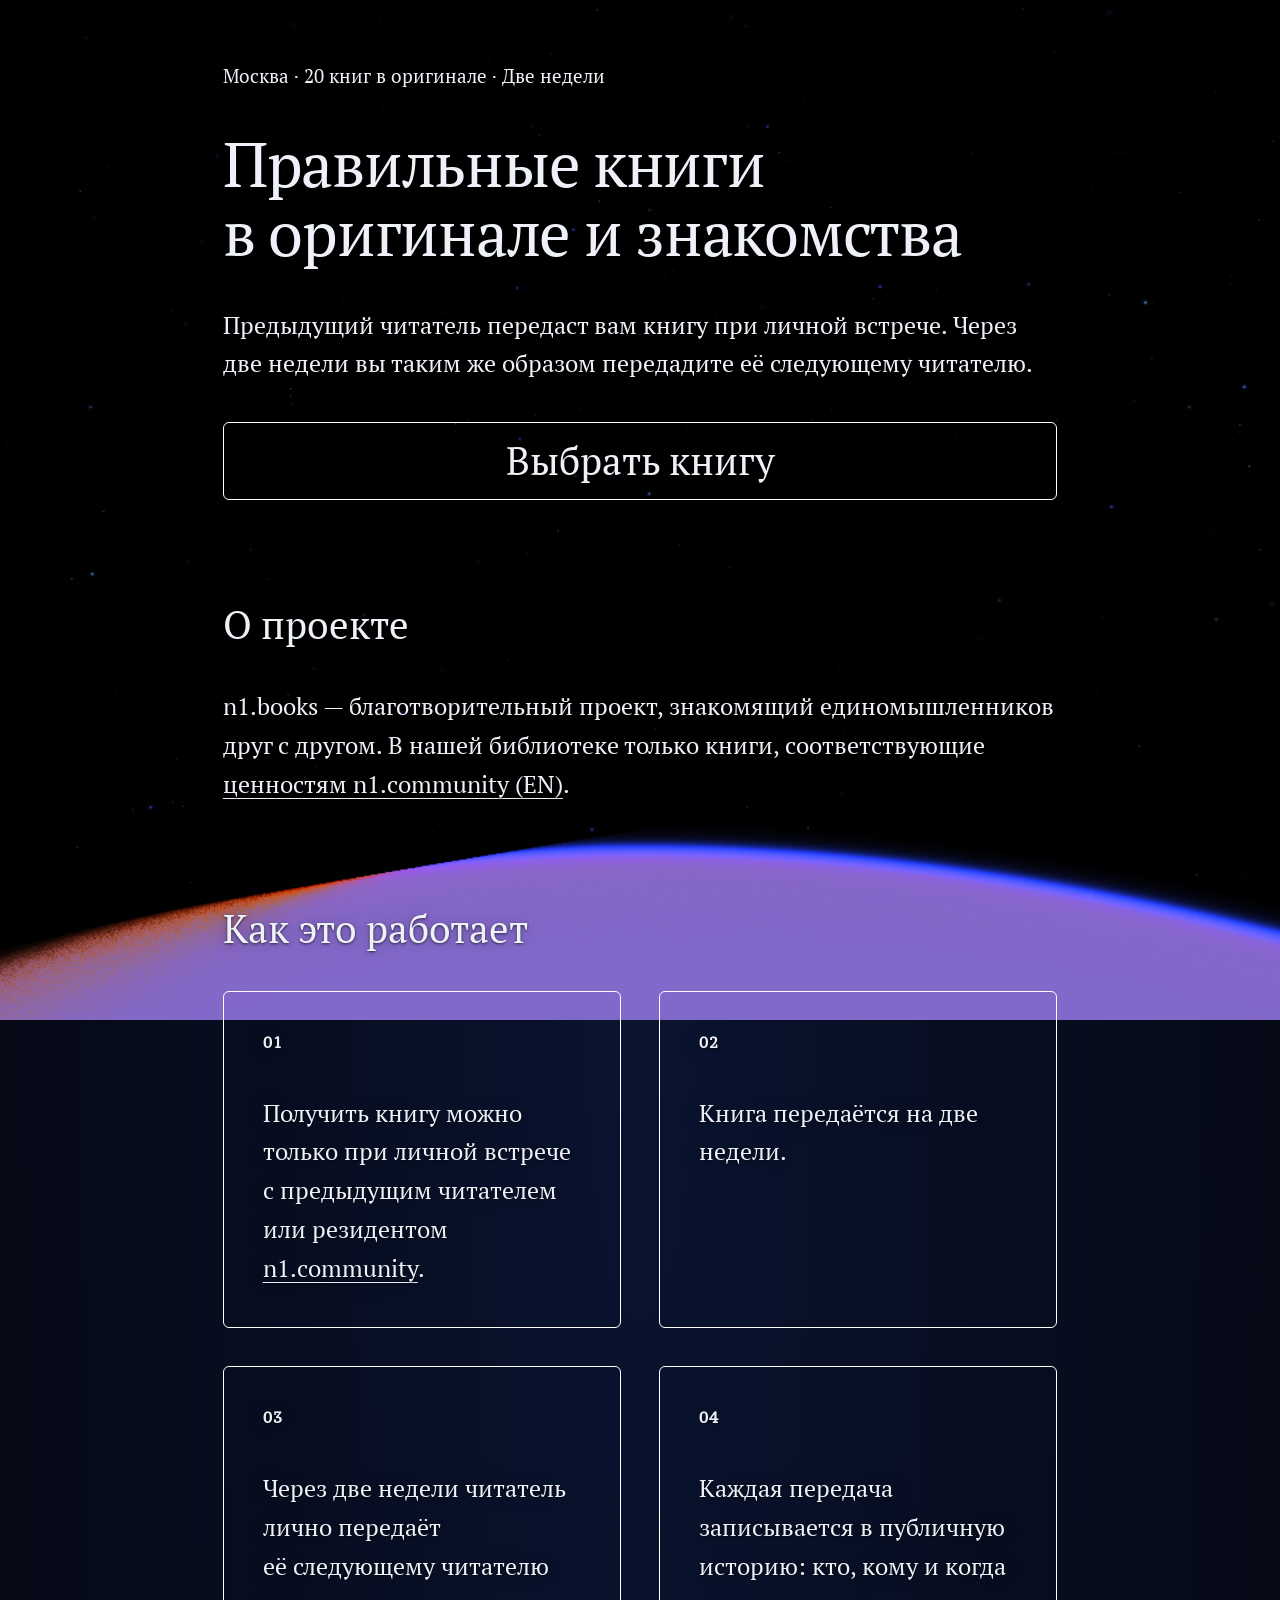
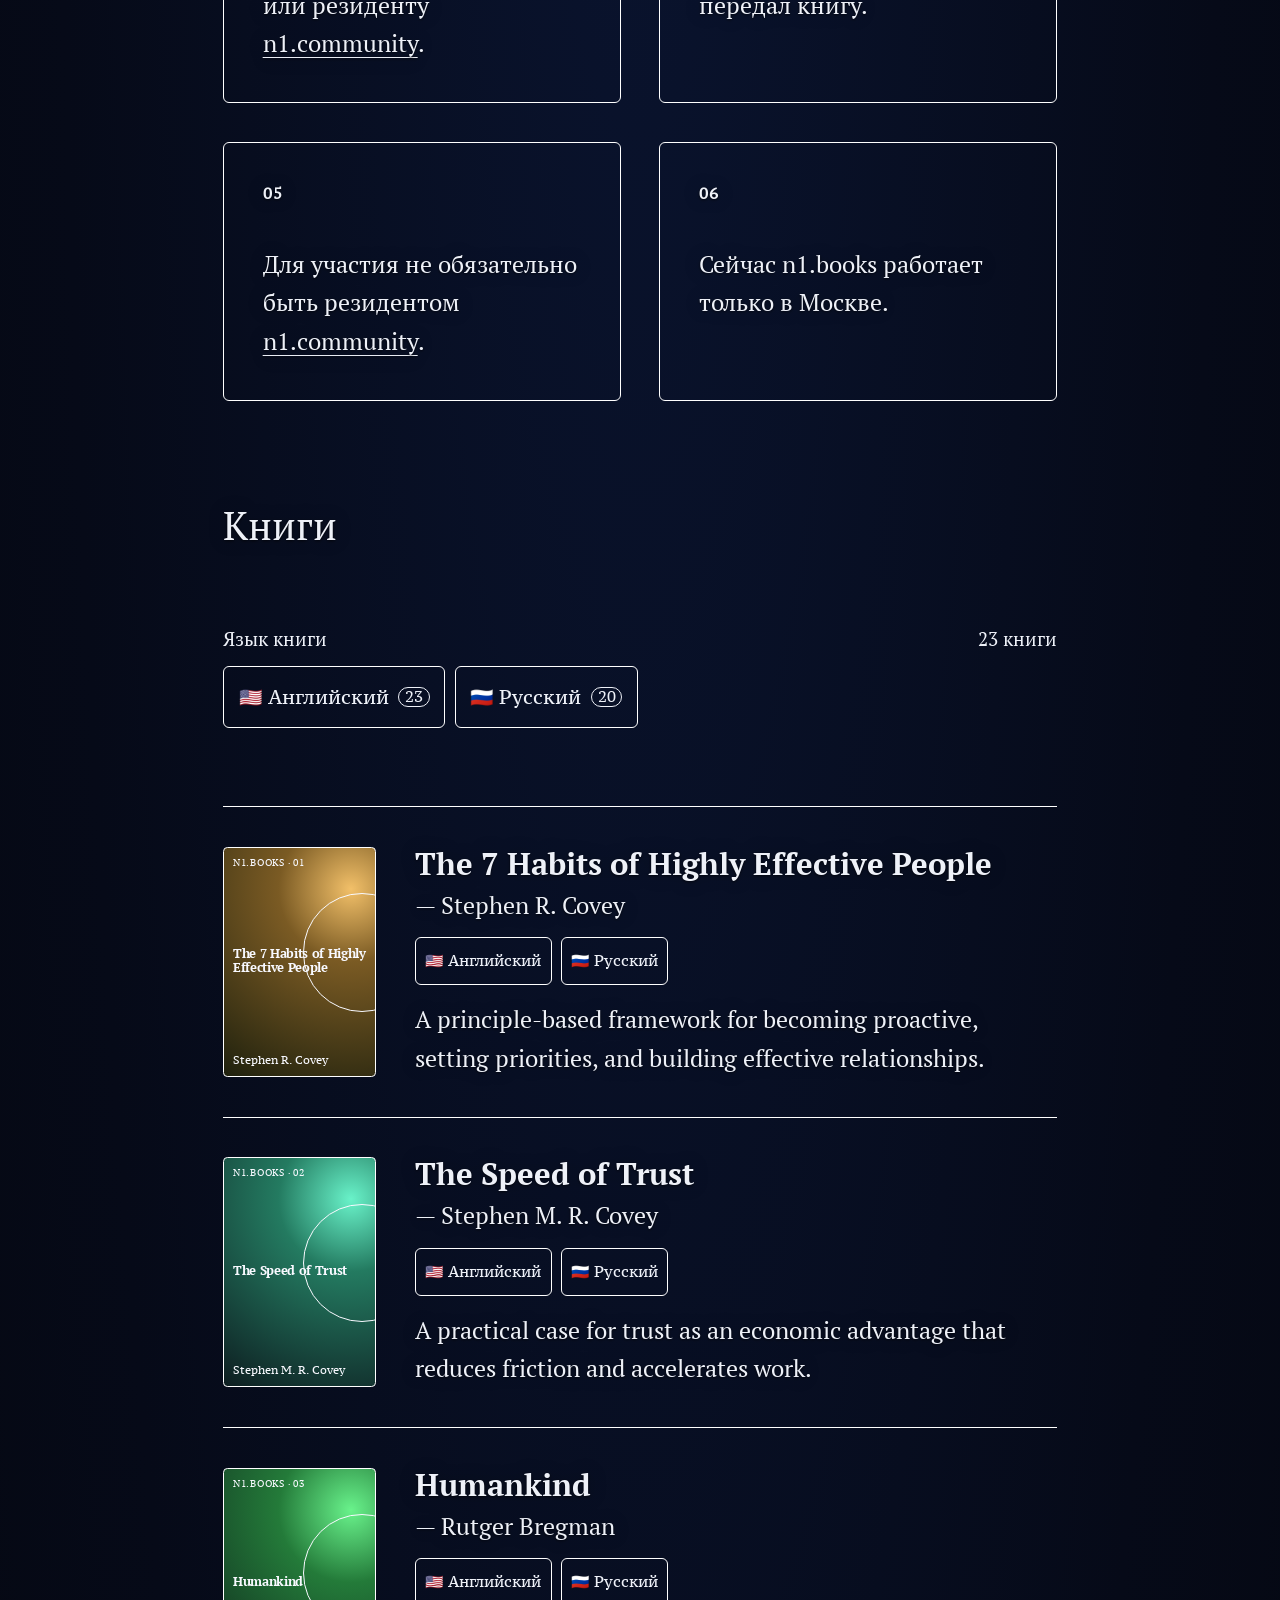
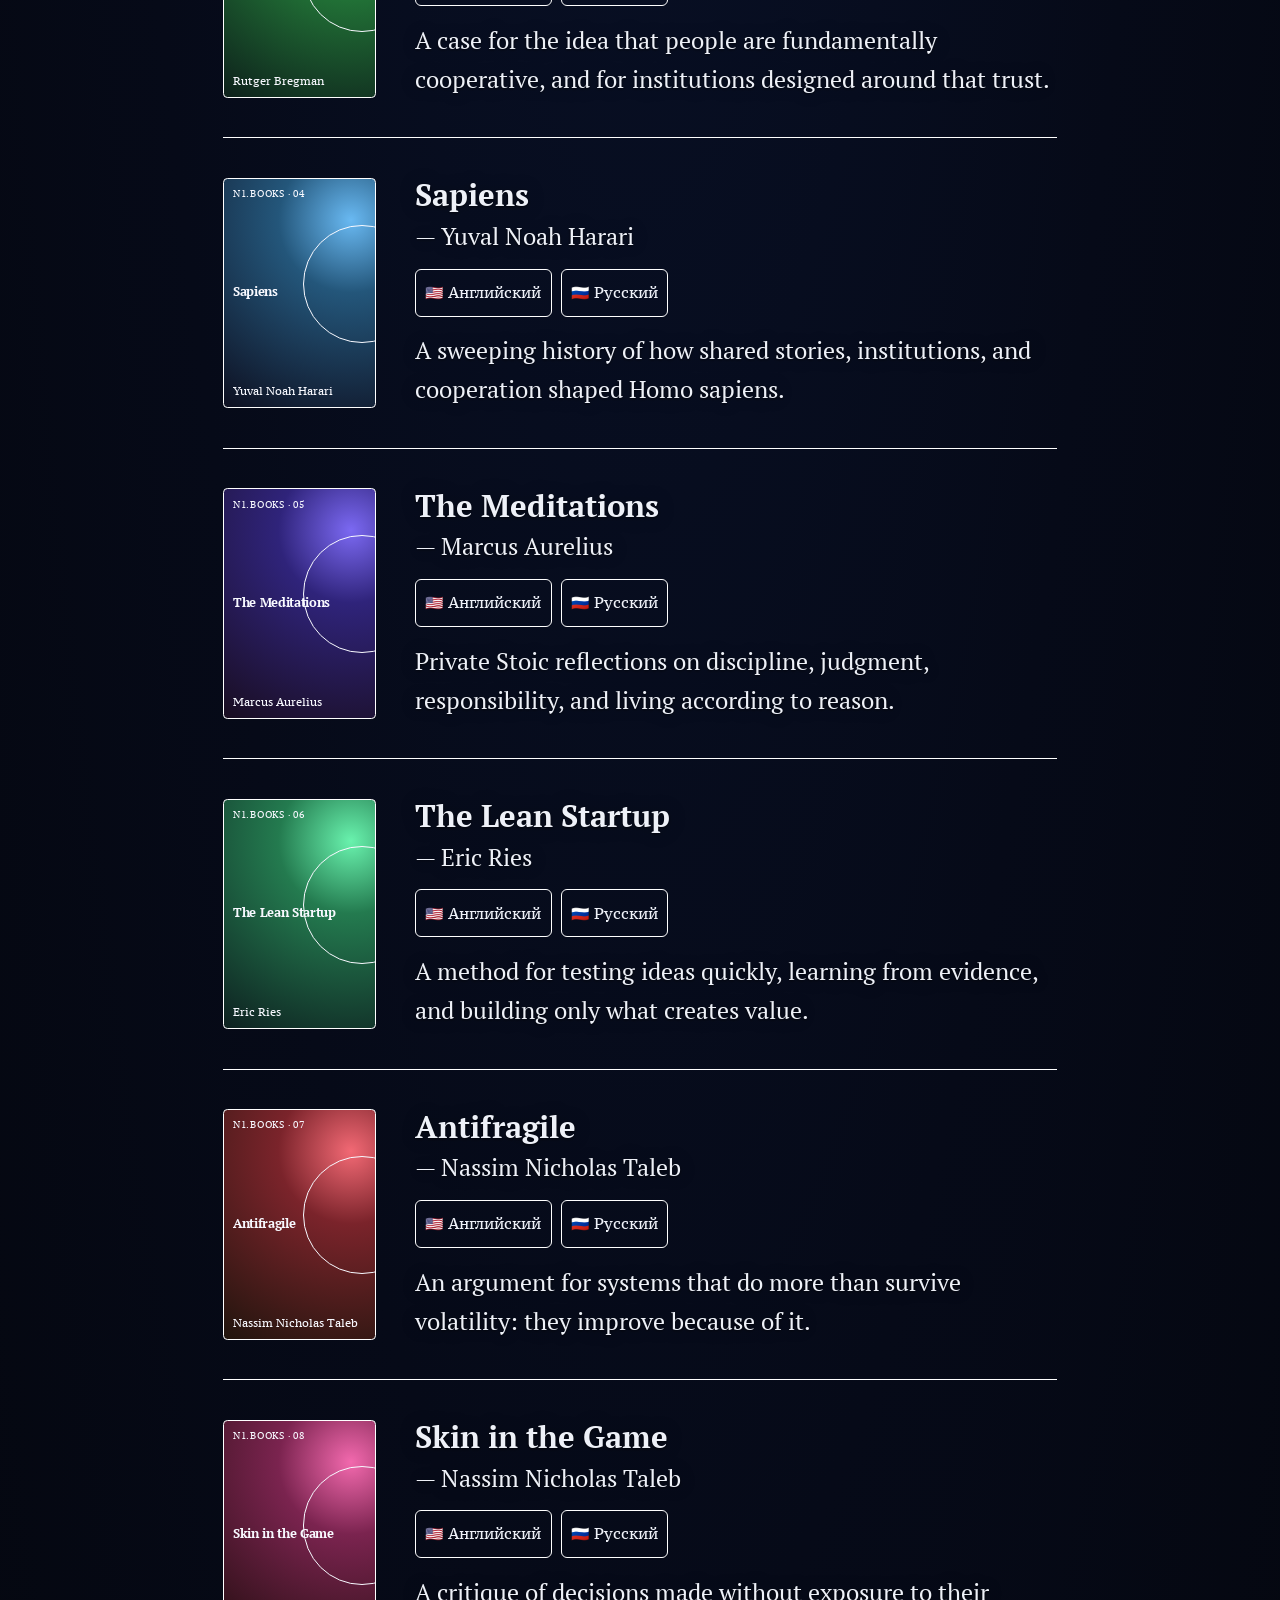
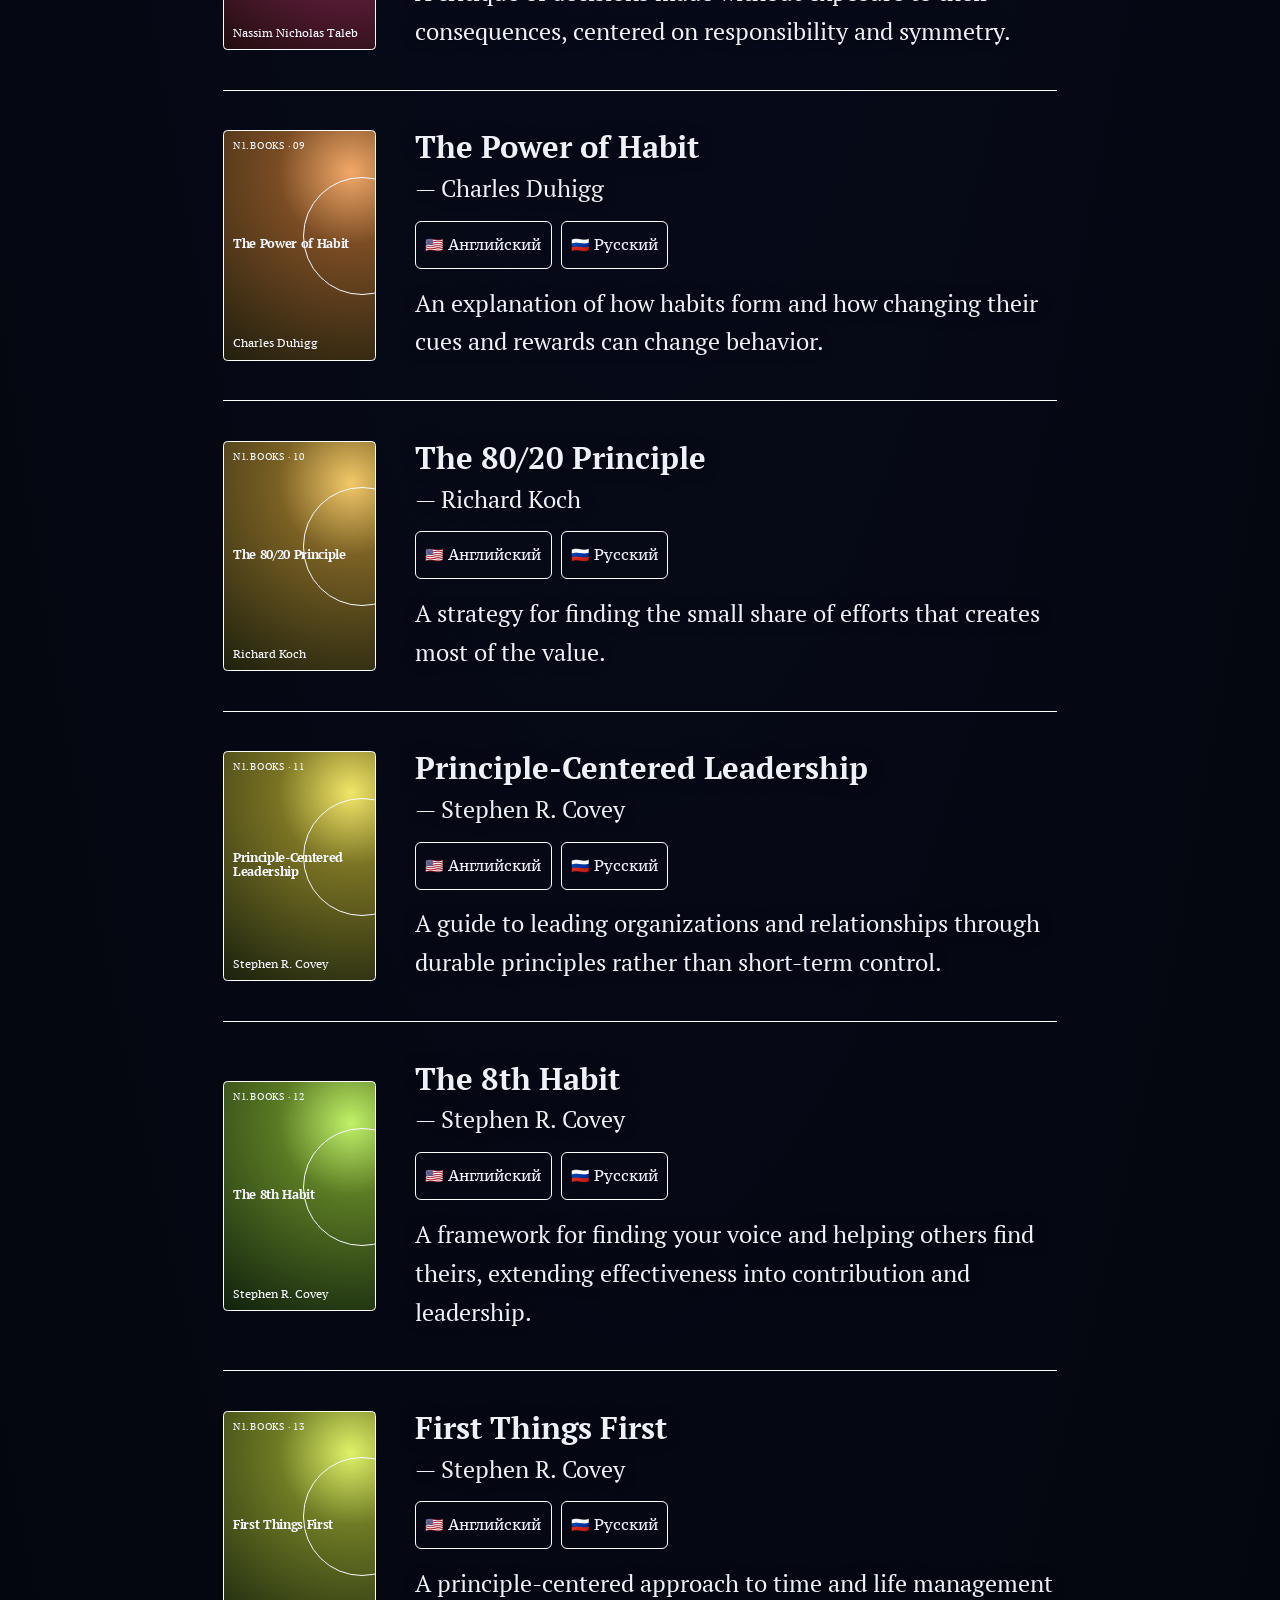
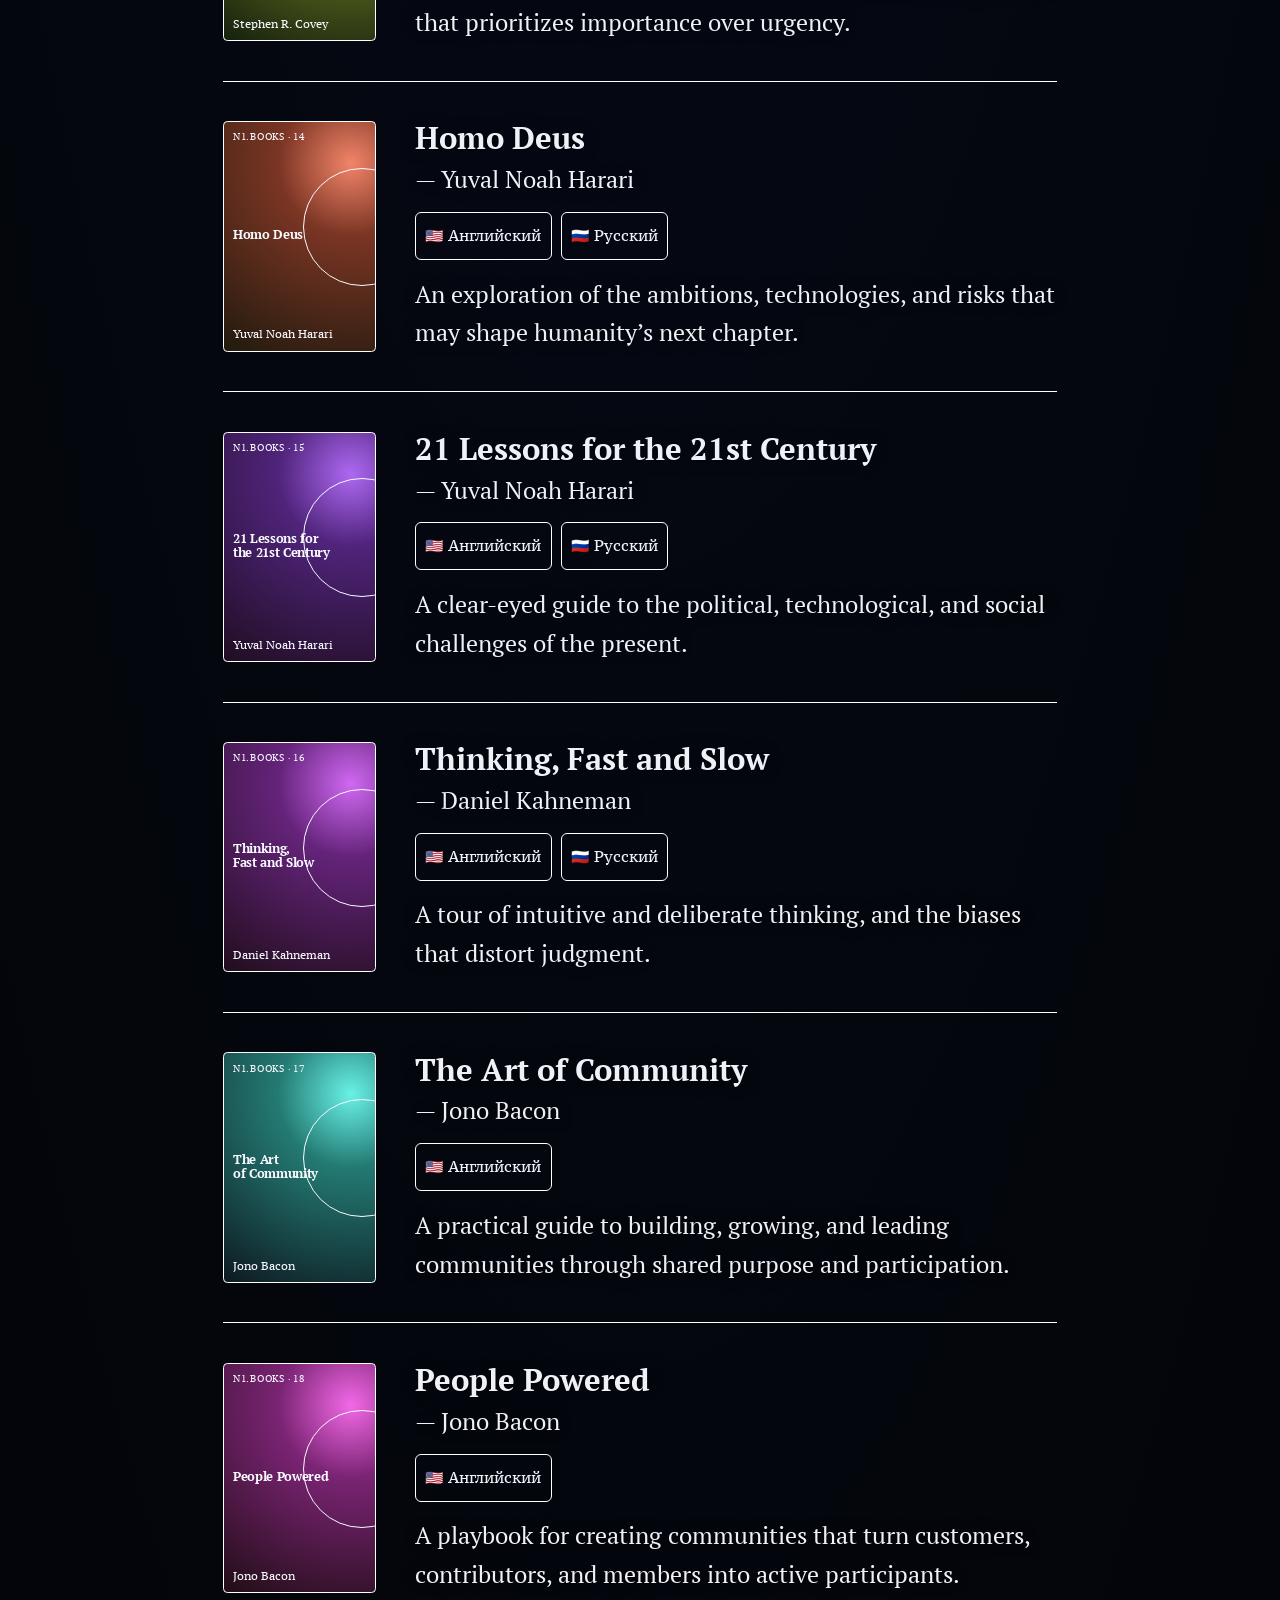
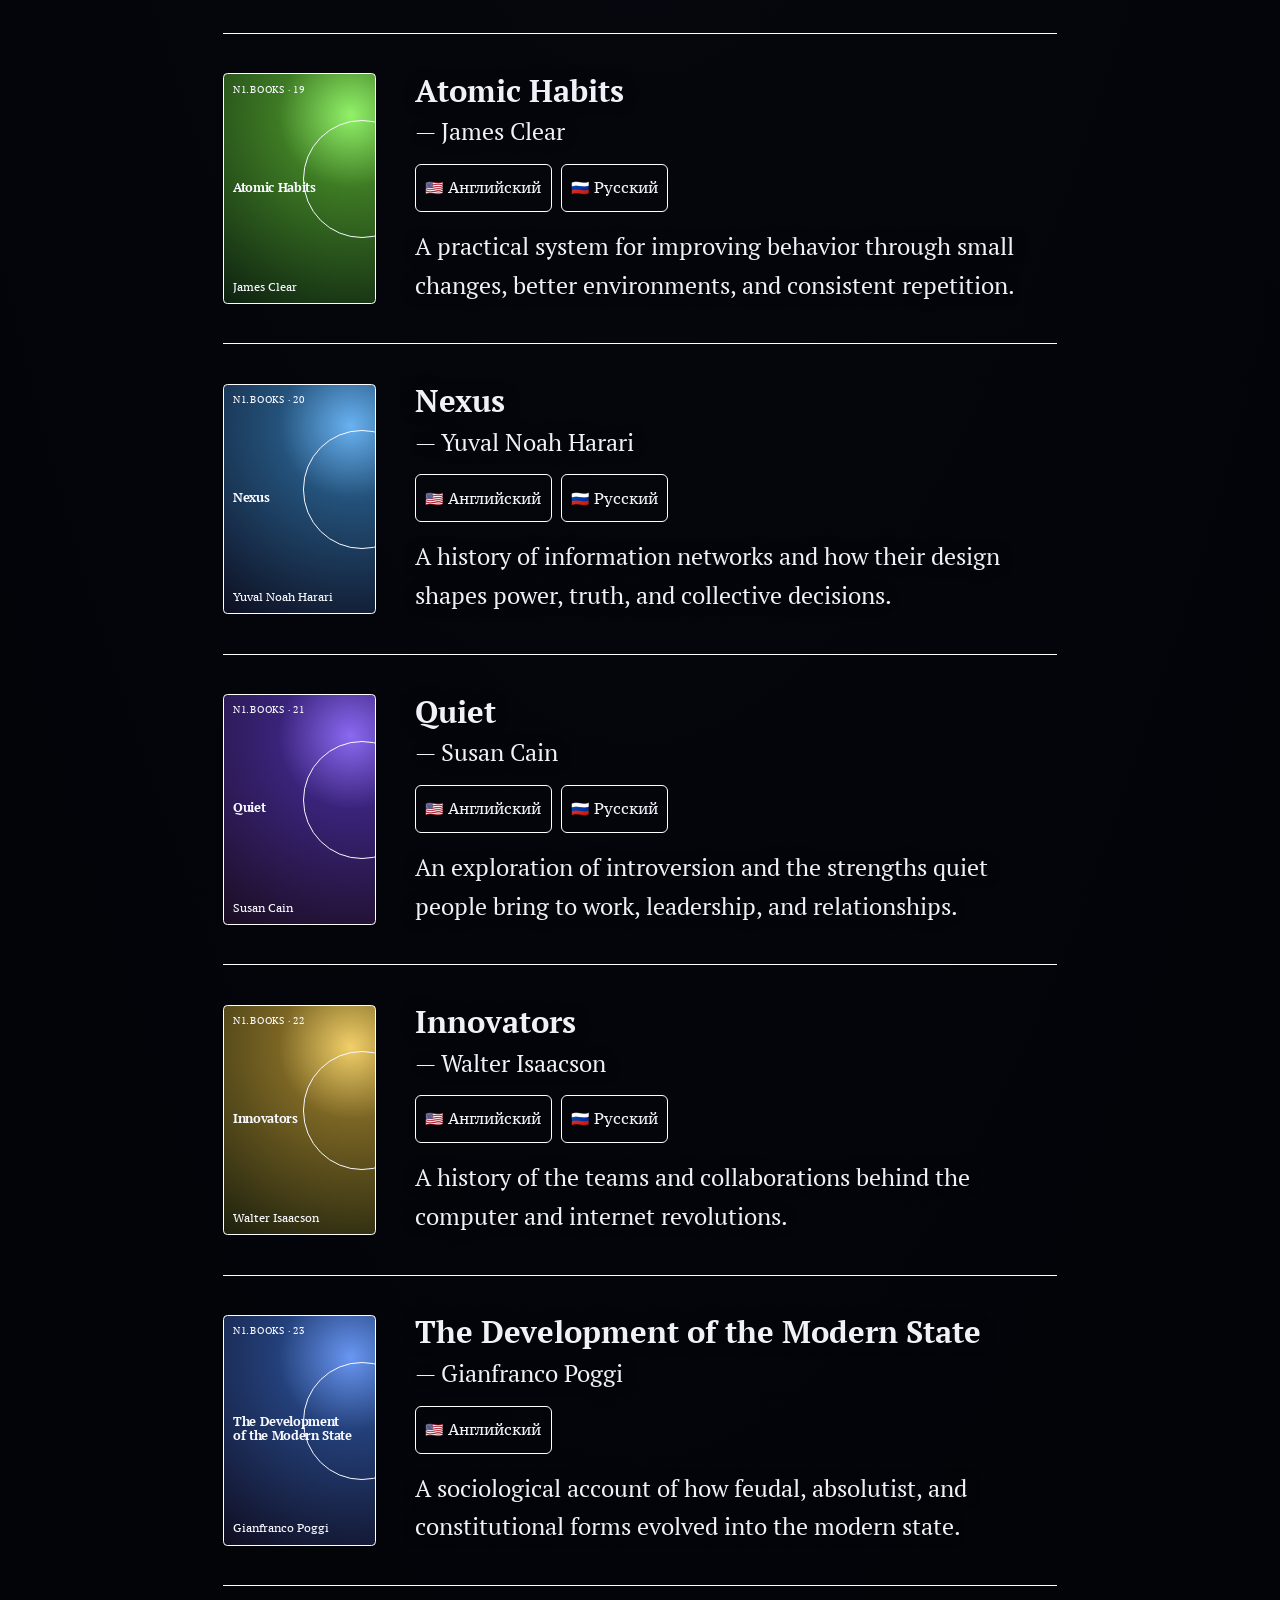
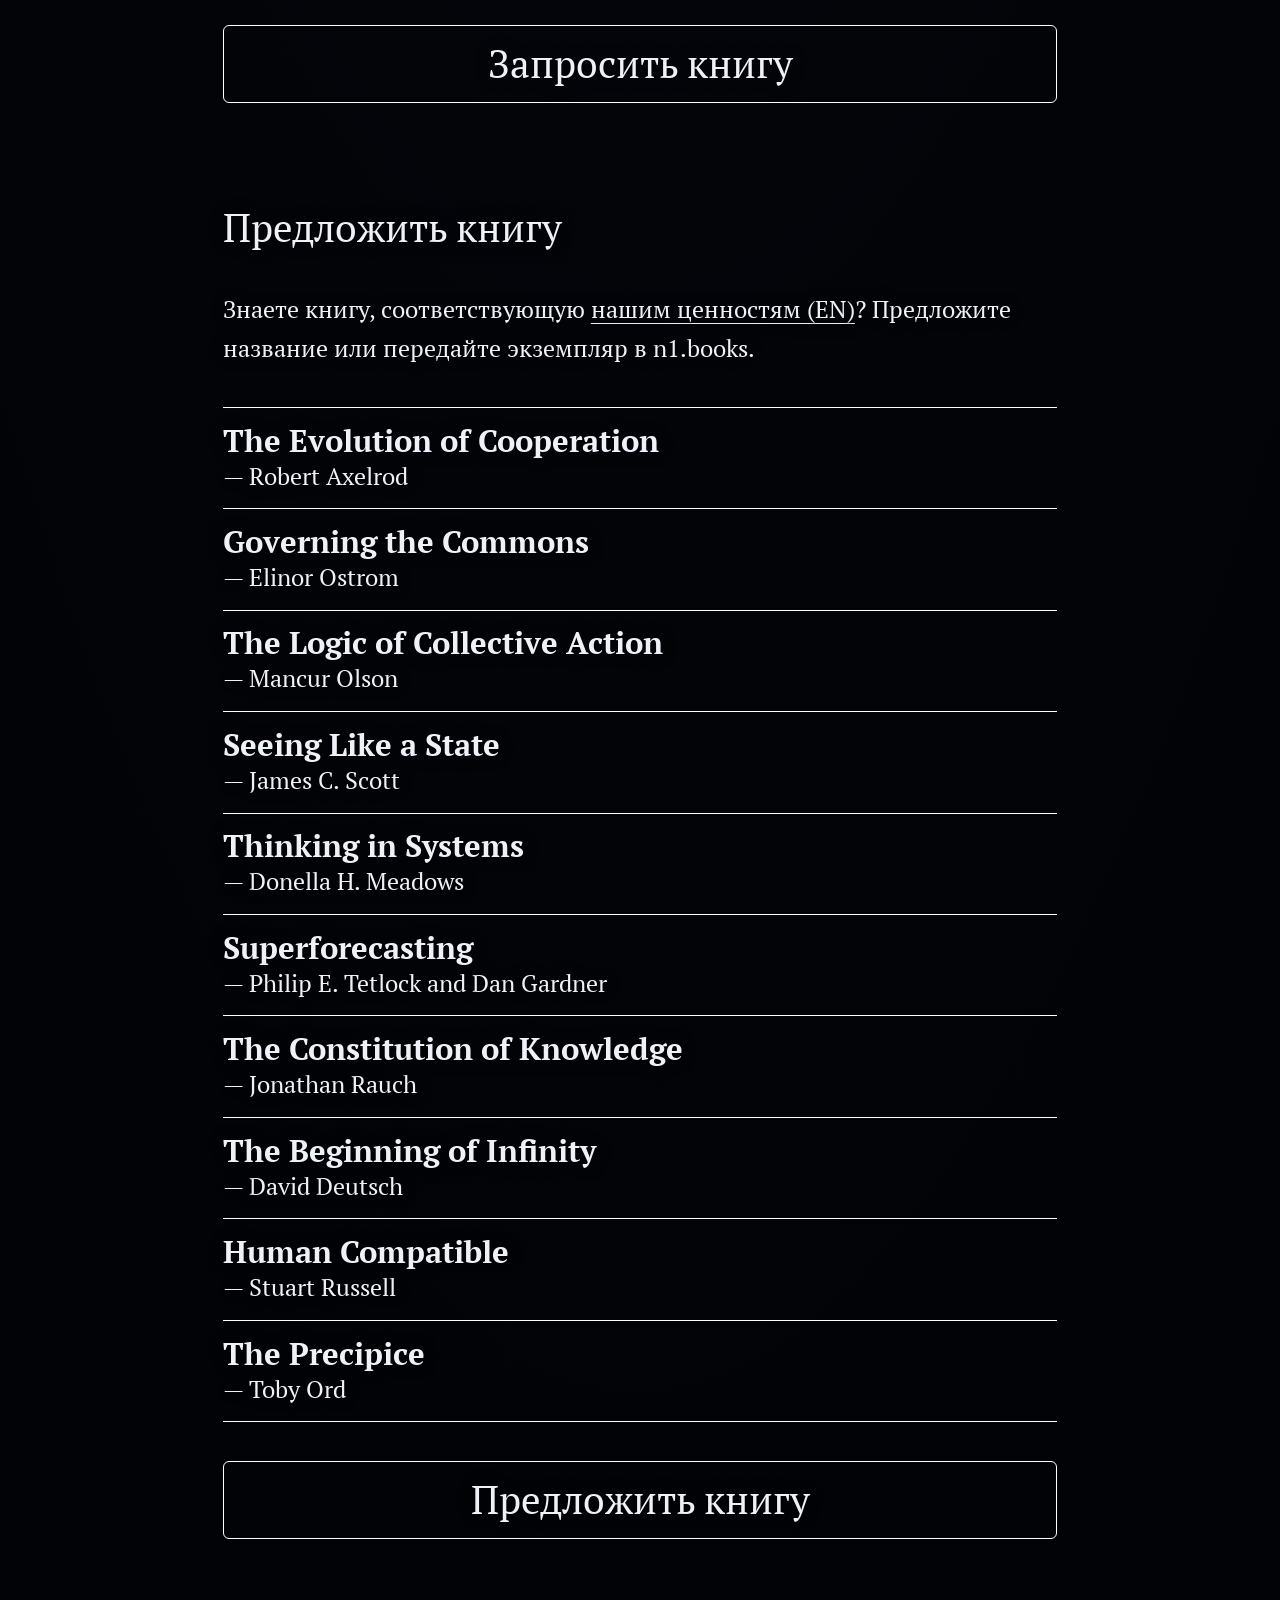
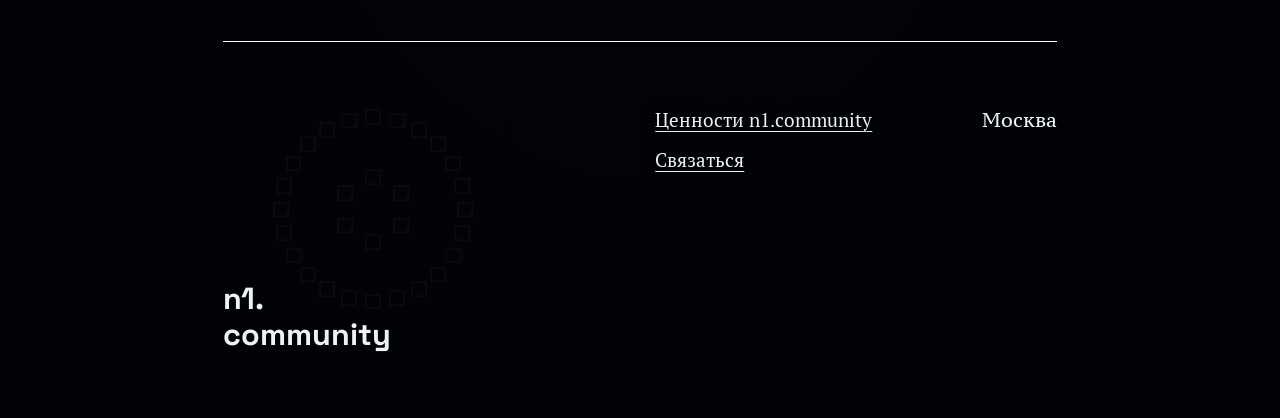
<file: books/index.html>
<!DOCTYPE html>
<html lang="ru">
<head>
  <meta charset="UTF-8">
  <meta name="viewport" content="width=device-width, initial-scale=1.0">
  <meta name="robots" content="noindex, follow">
  <meta http-equiv="refresh" content="0; url=/books/ru/">
  <link rel="canonical" href="https://n1.community/books/ru/">
  <title>Переходим к книгам — n1.community</title>
  <script>location.replace("/books/ru/" + location.search + location.hash);</script>
</head>
<body>
  <a href="/books/ru/">Перейти к книгам</a>
</body>
</html>
</file>
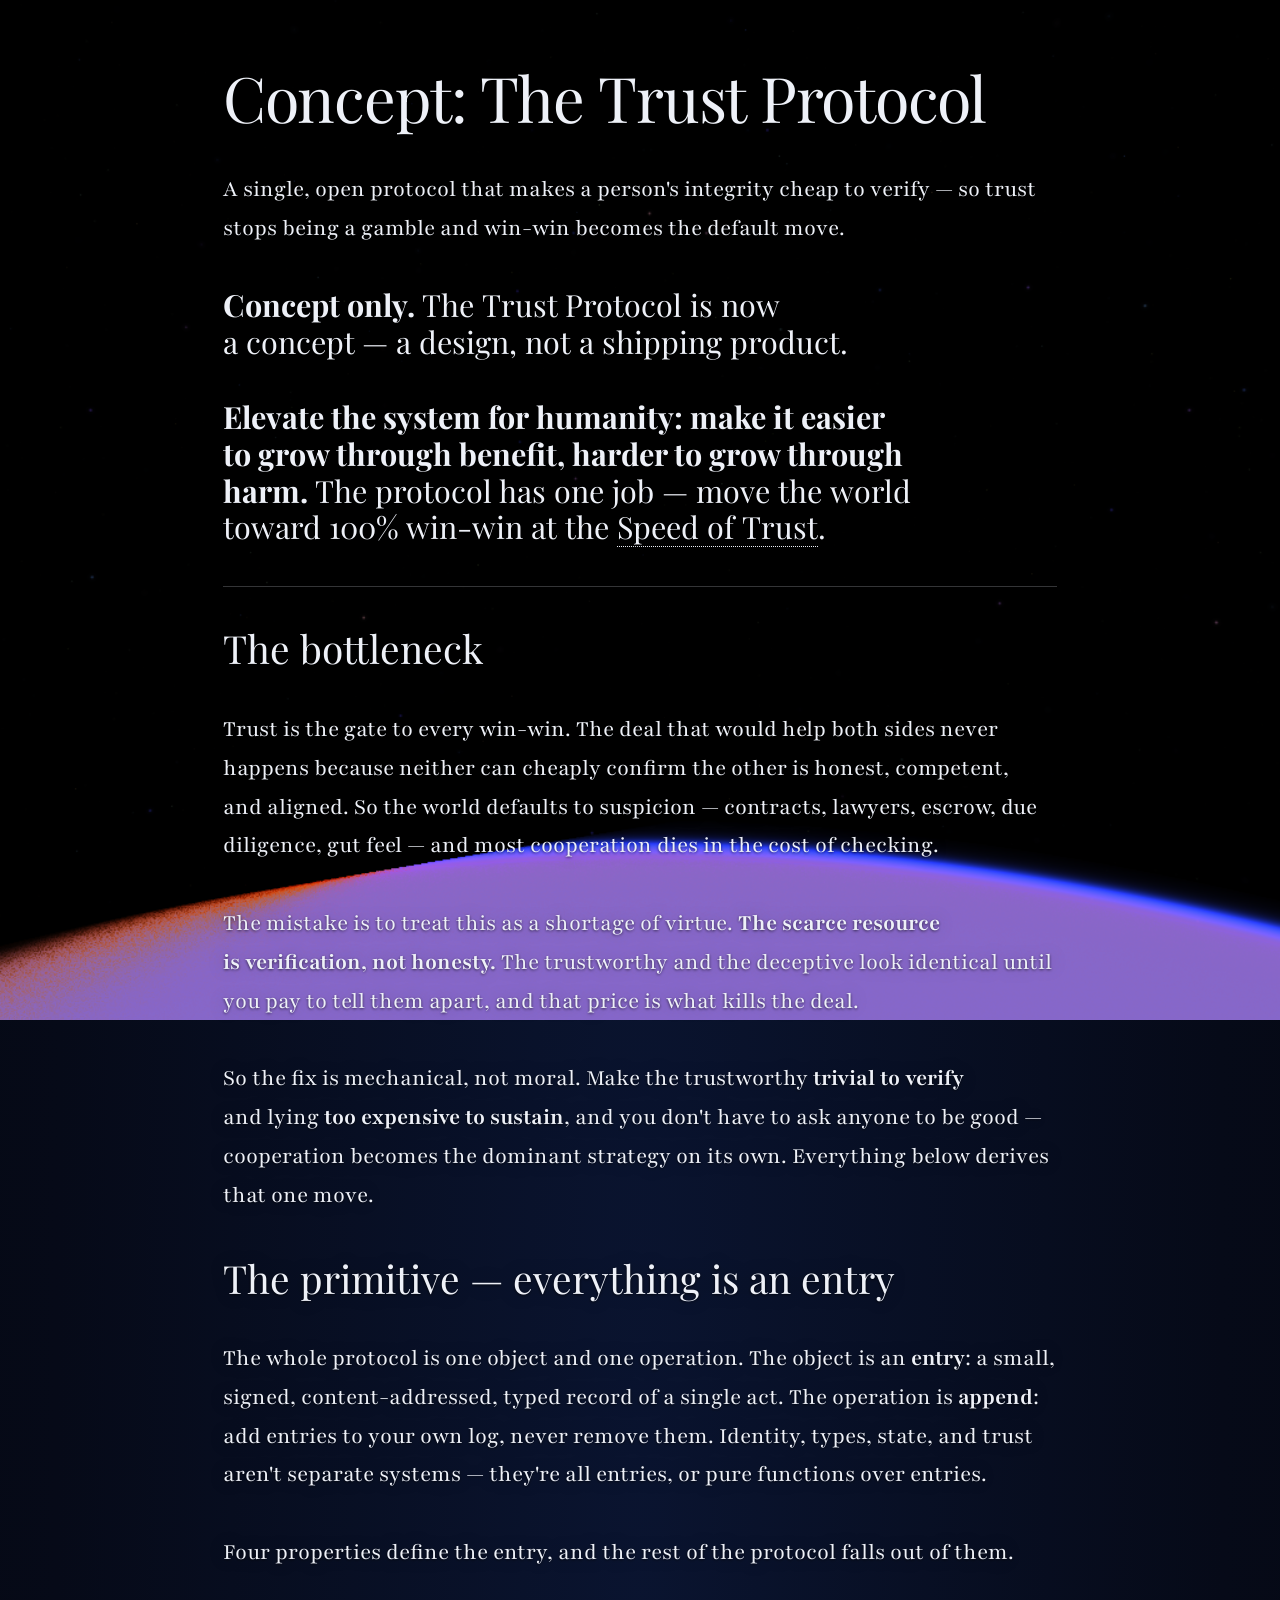
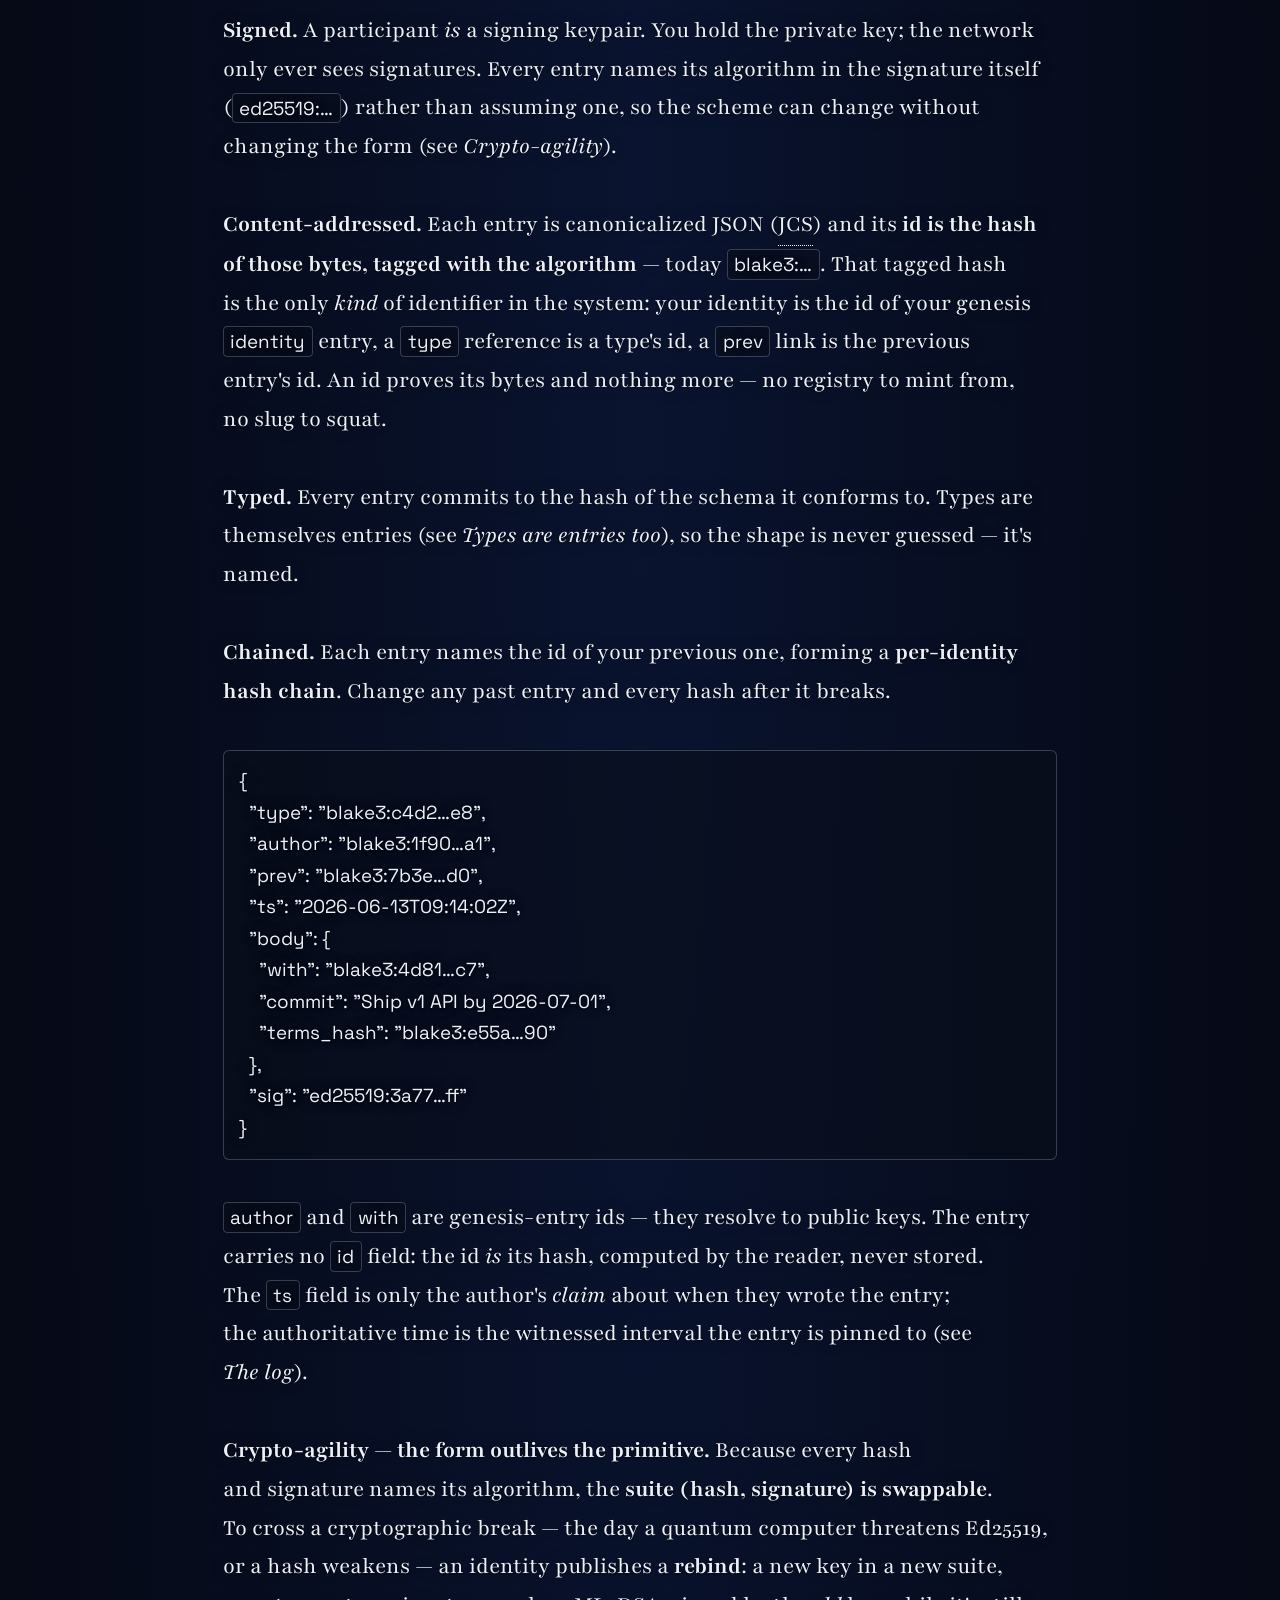
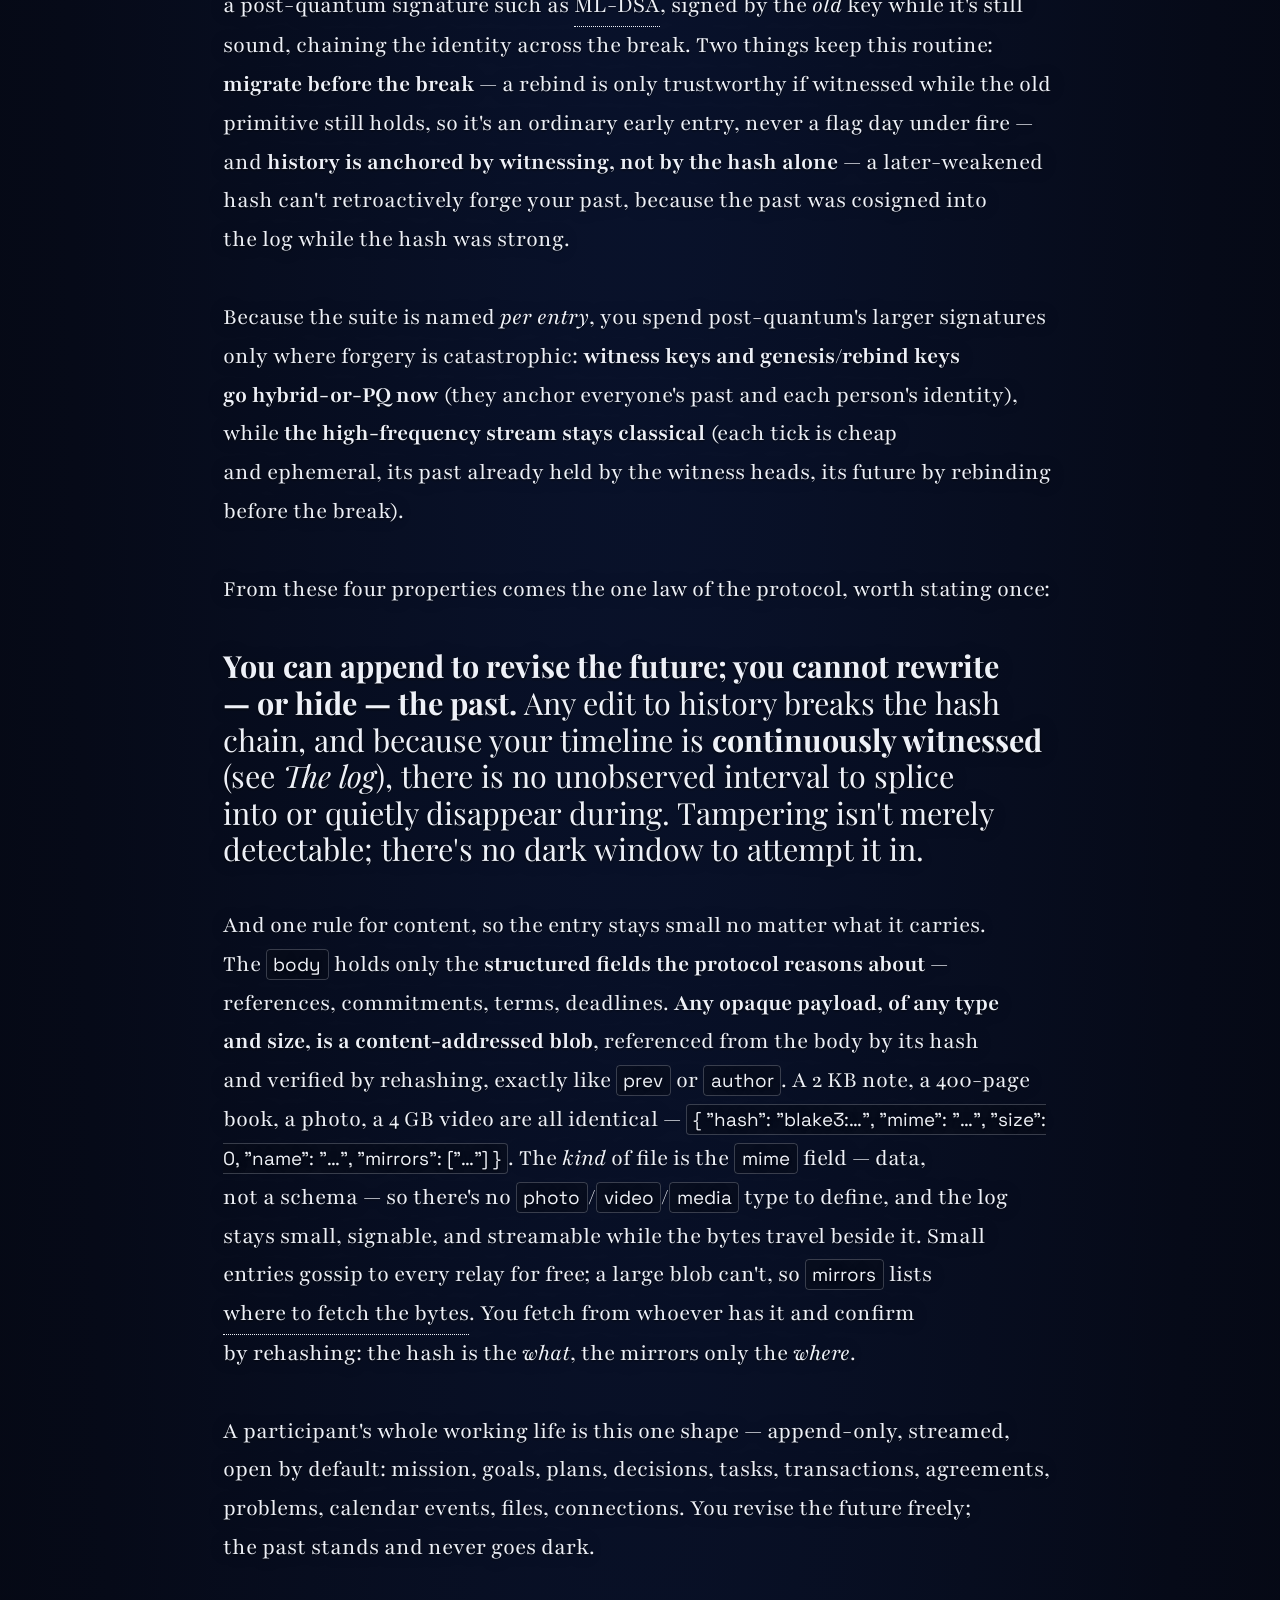
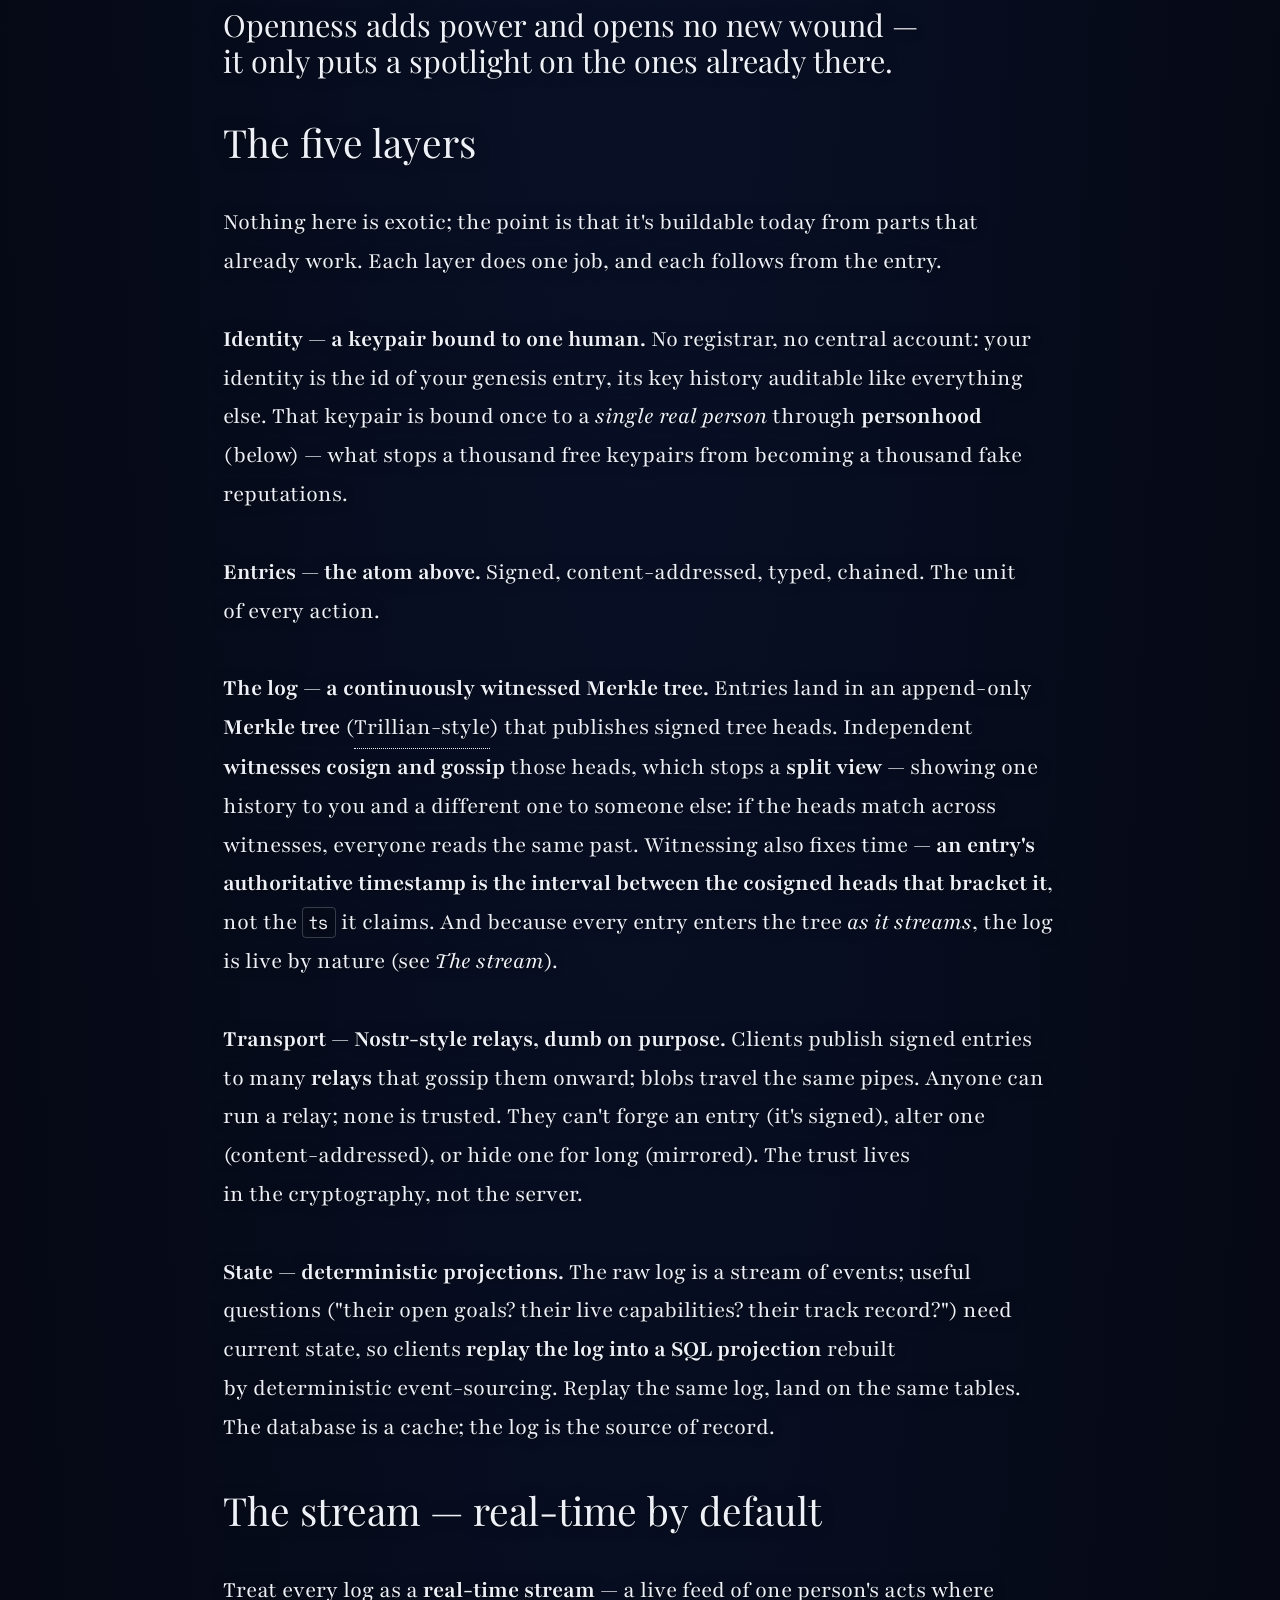
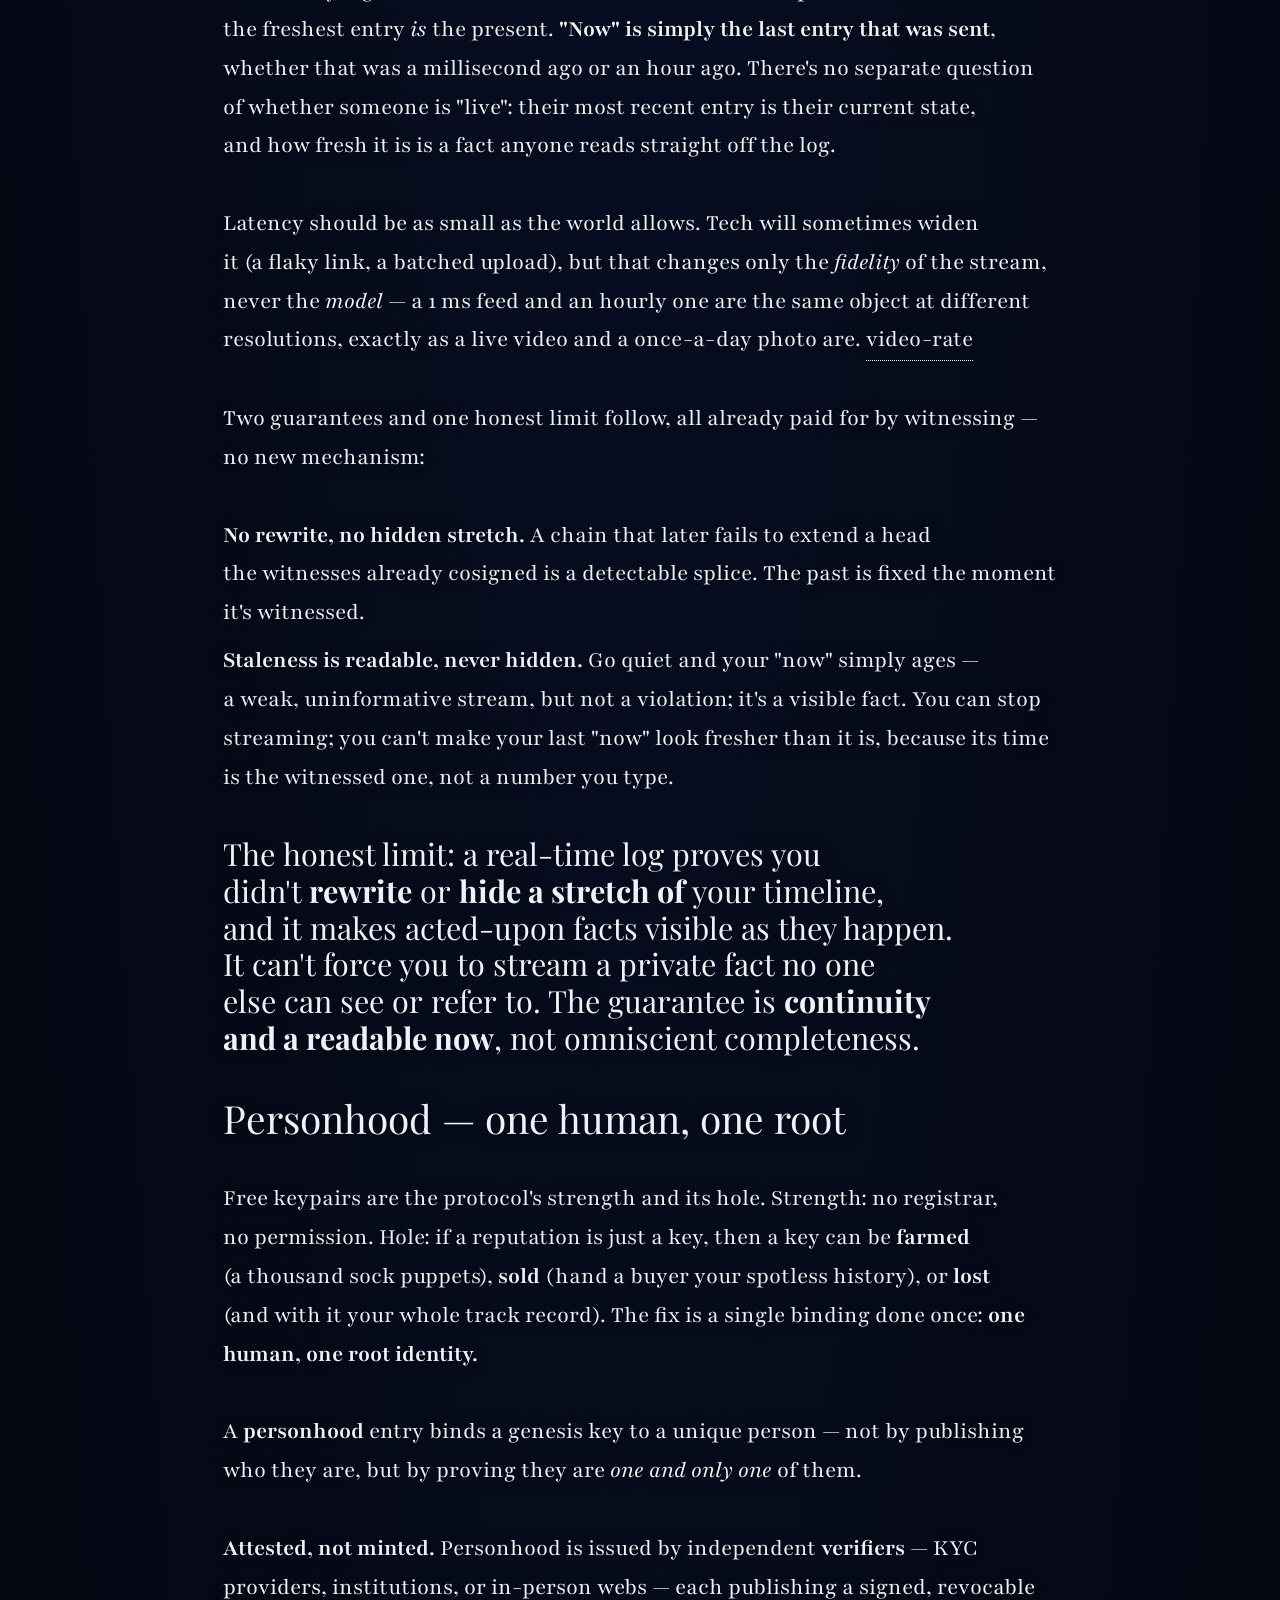
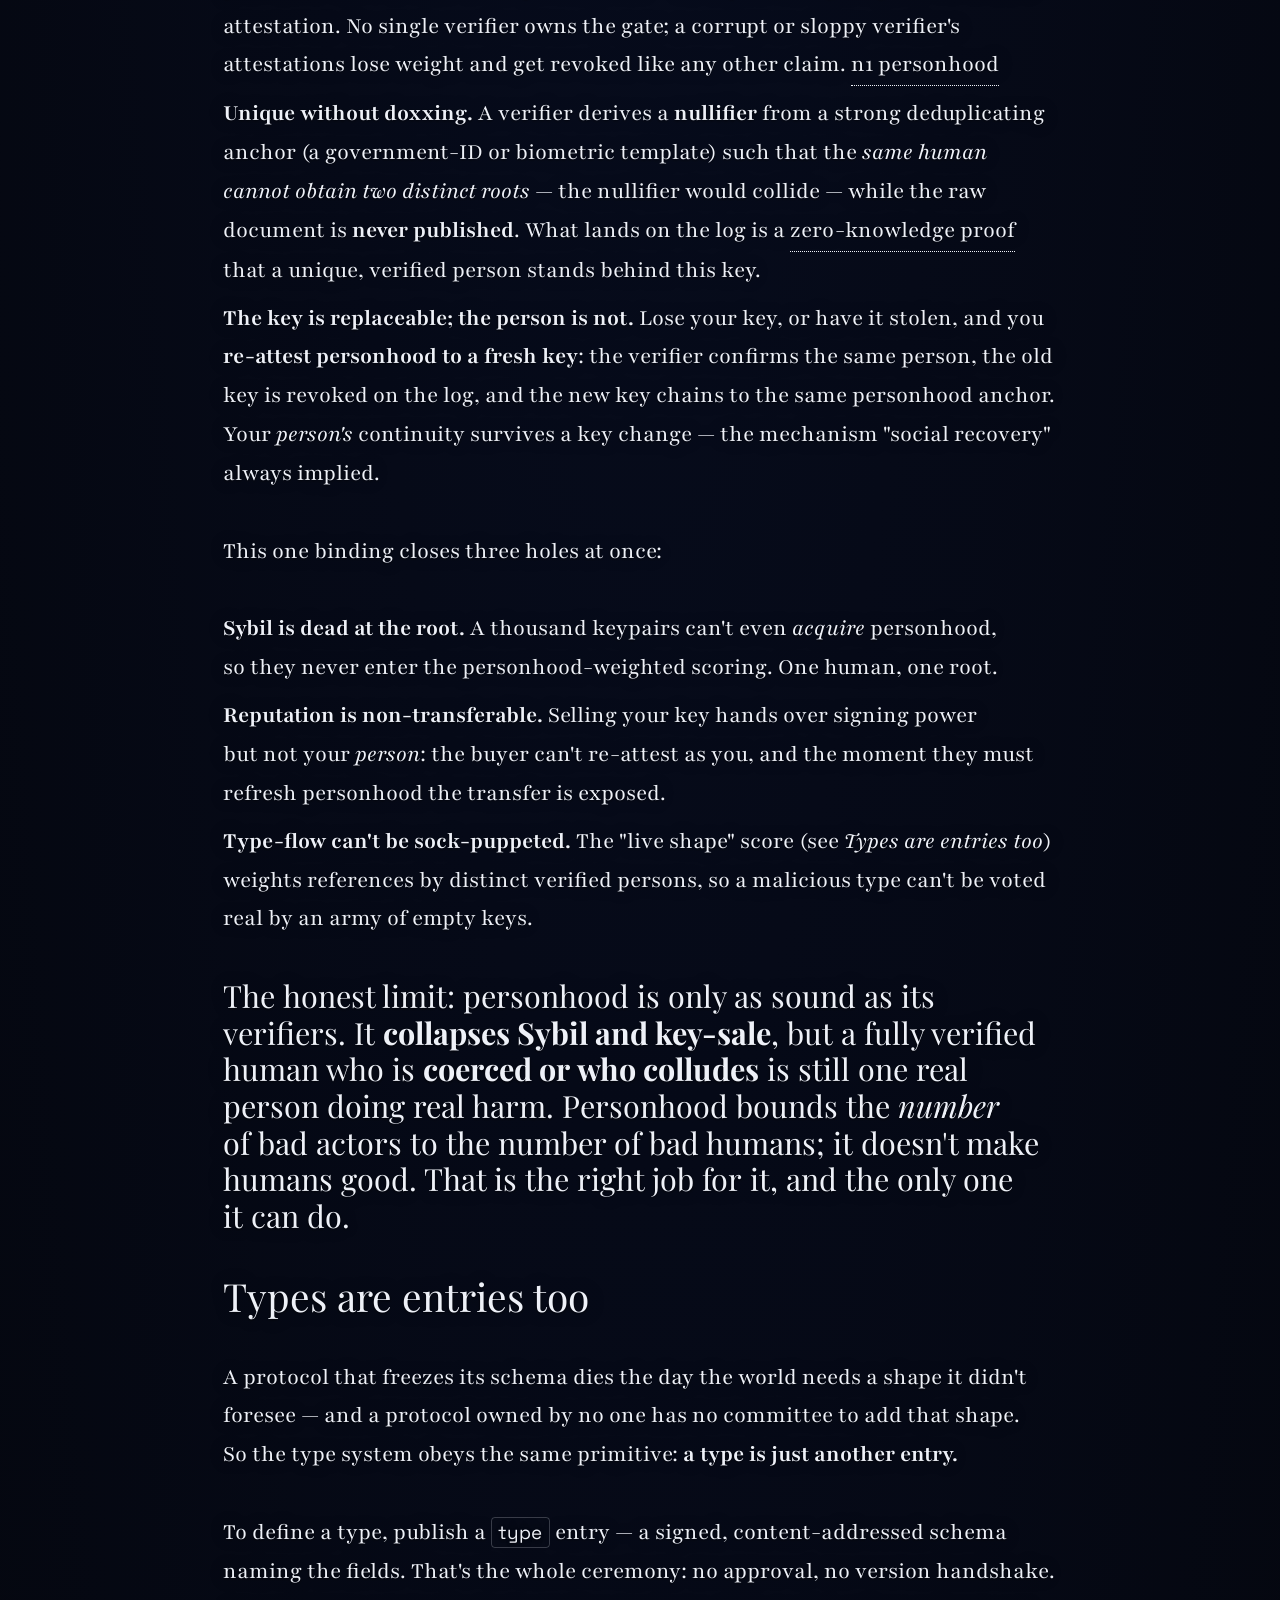
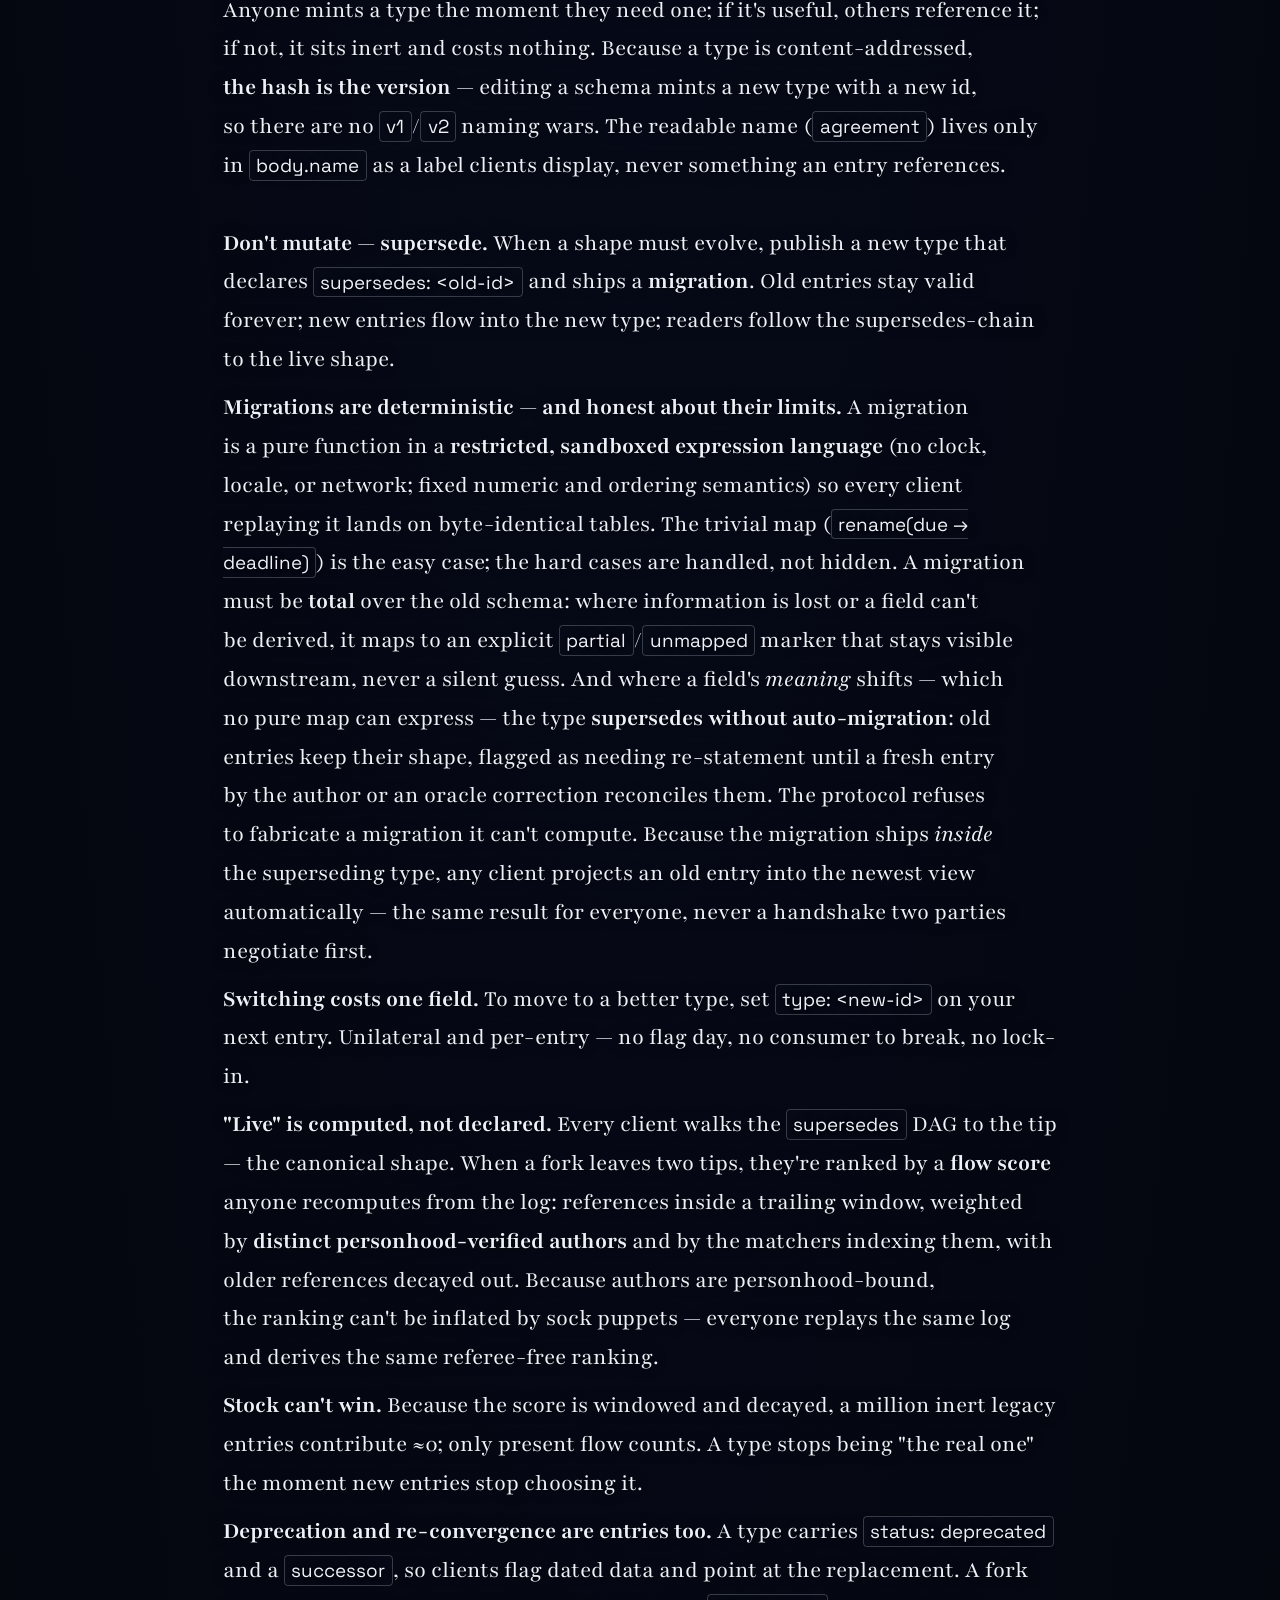
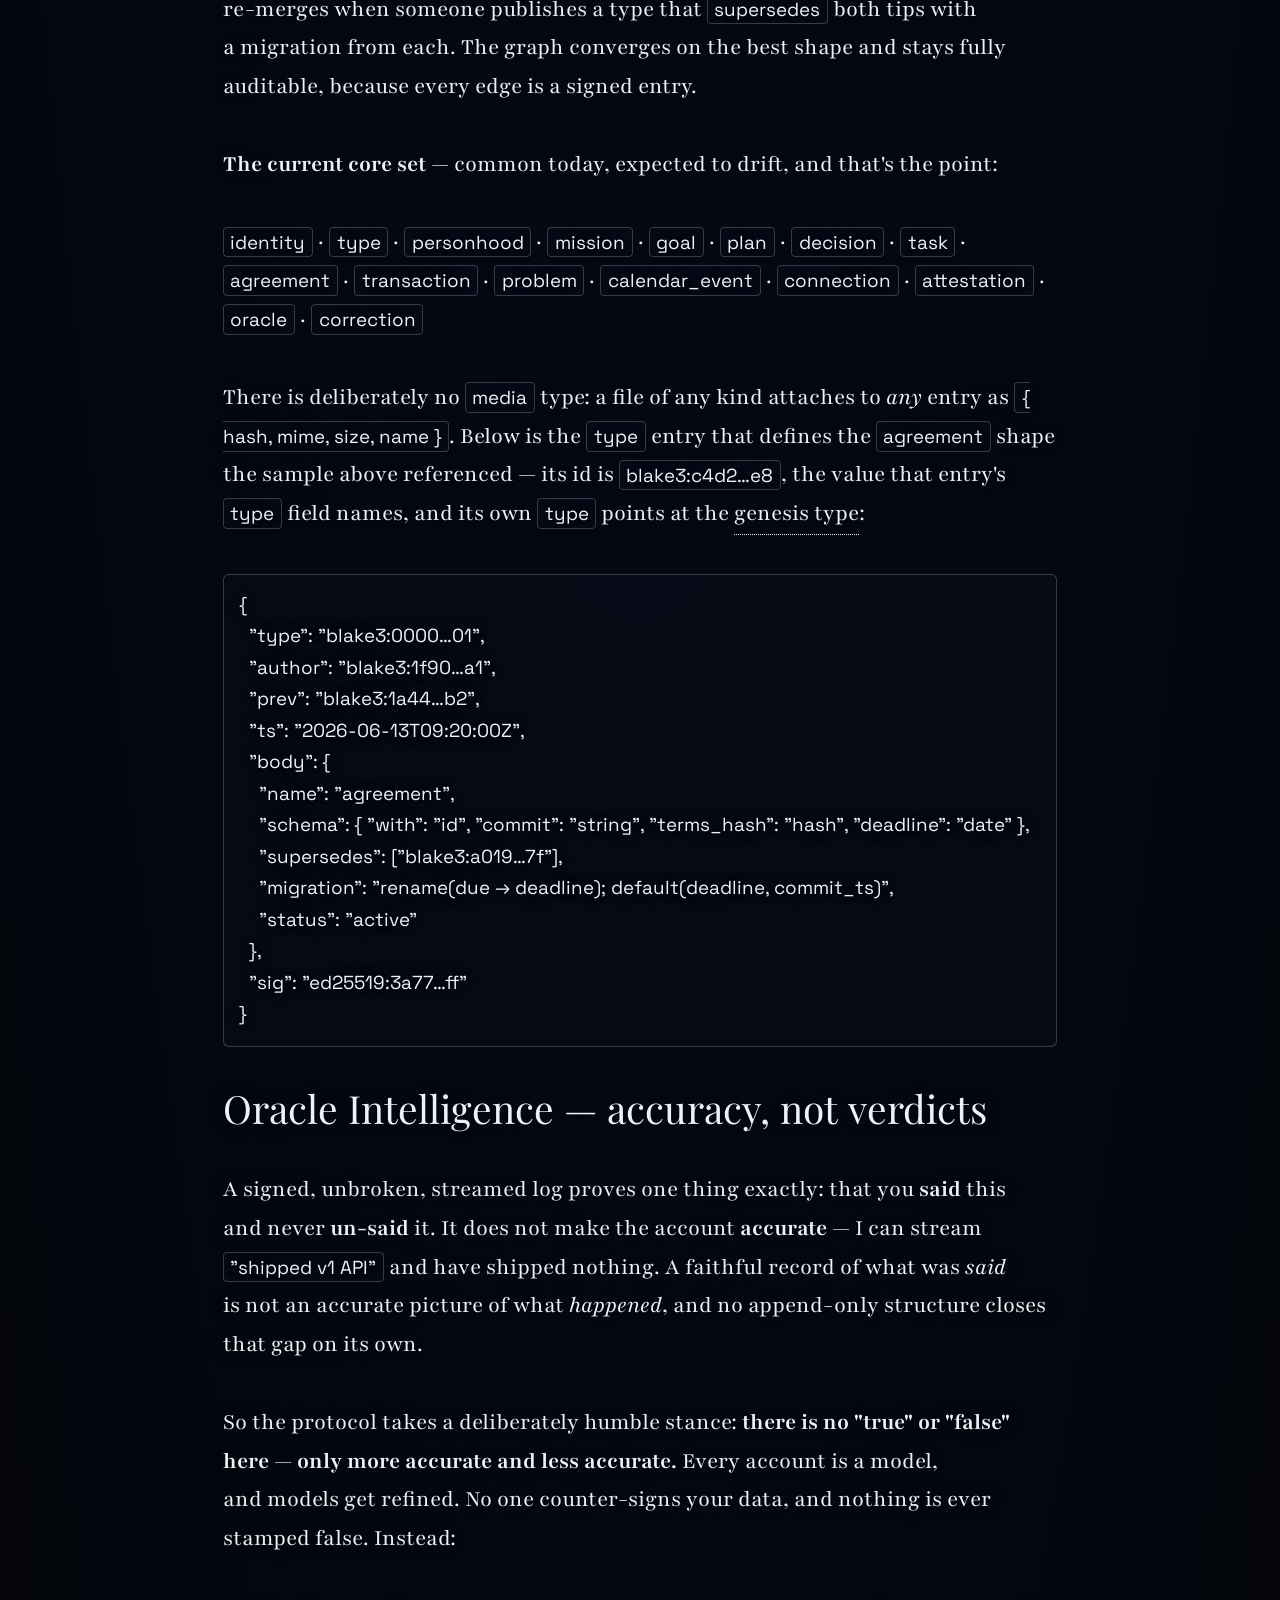
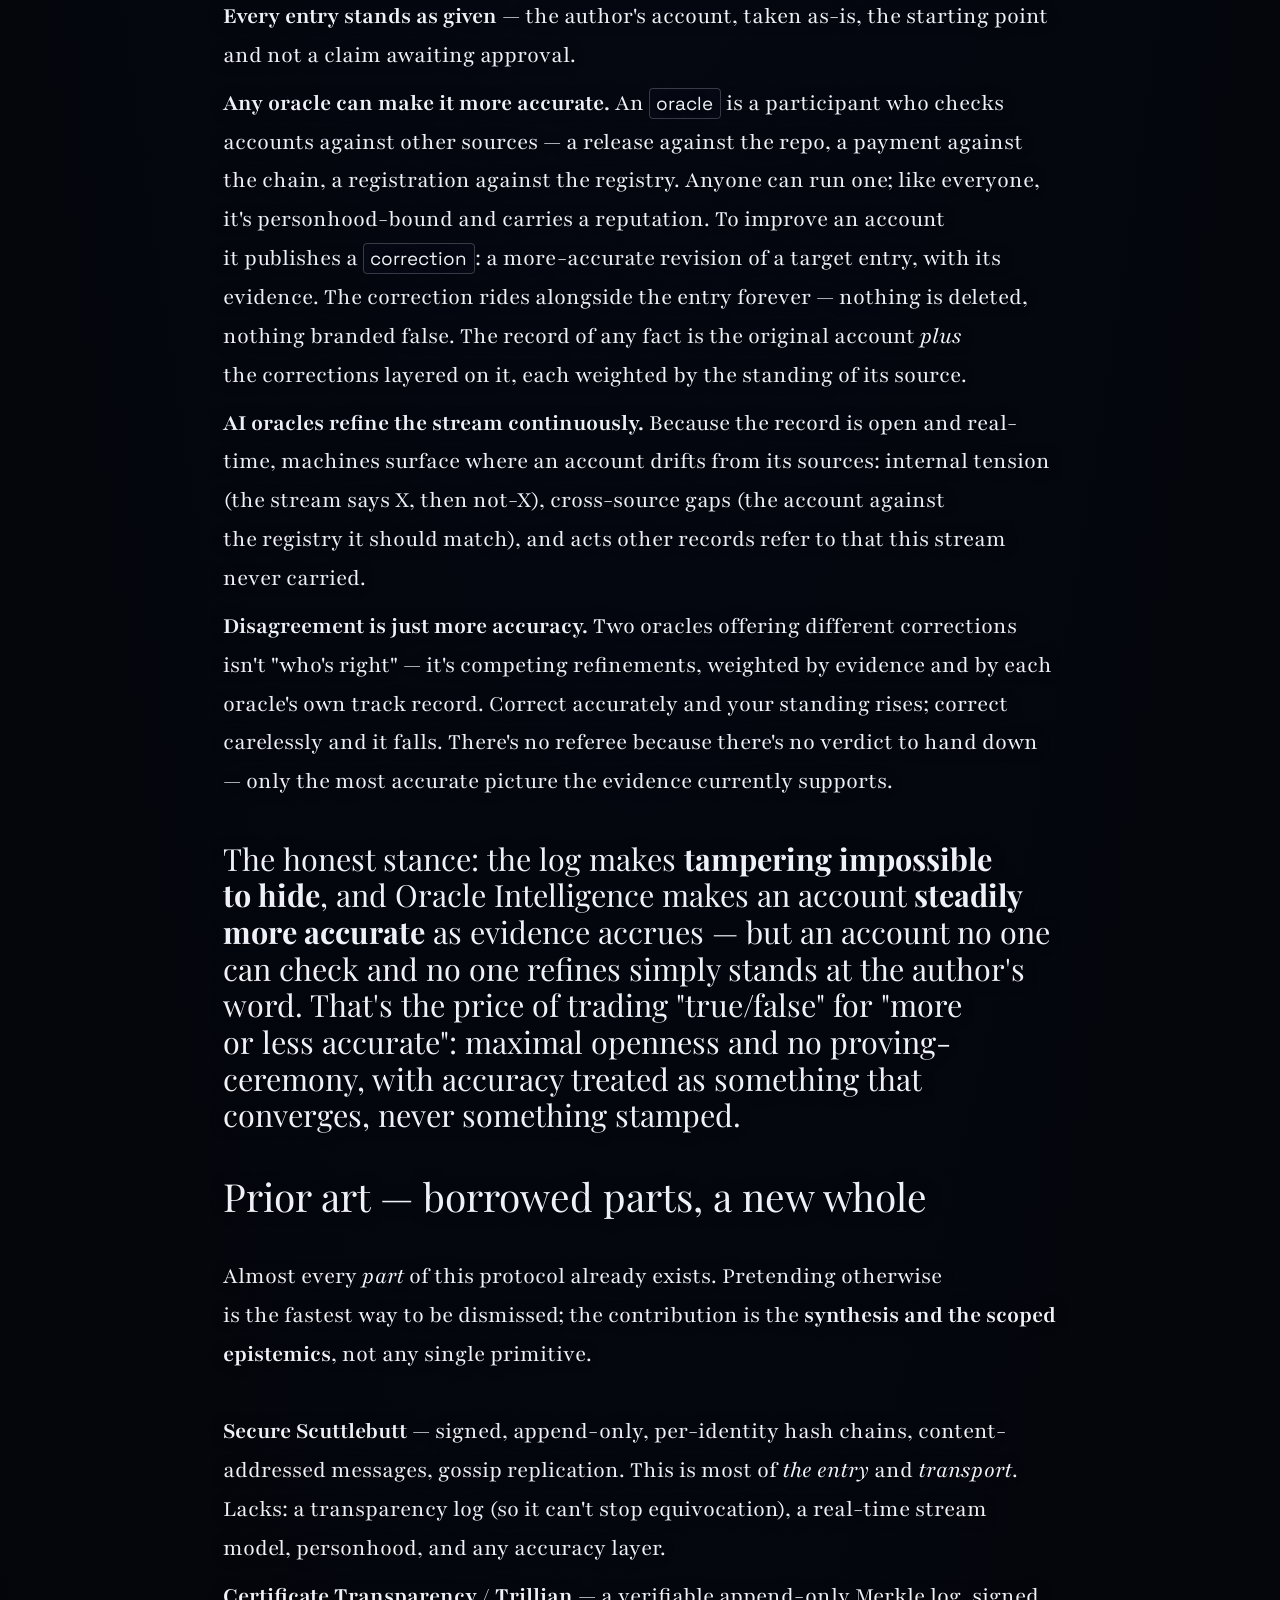
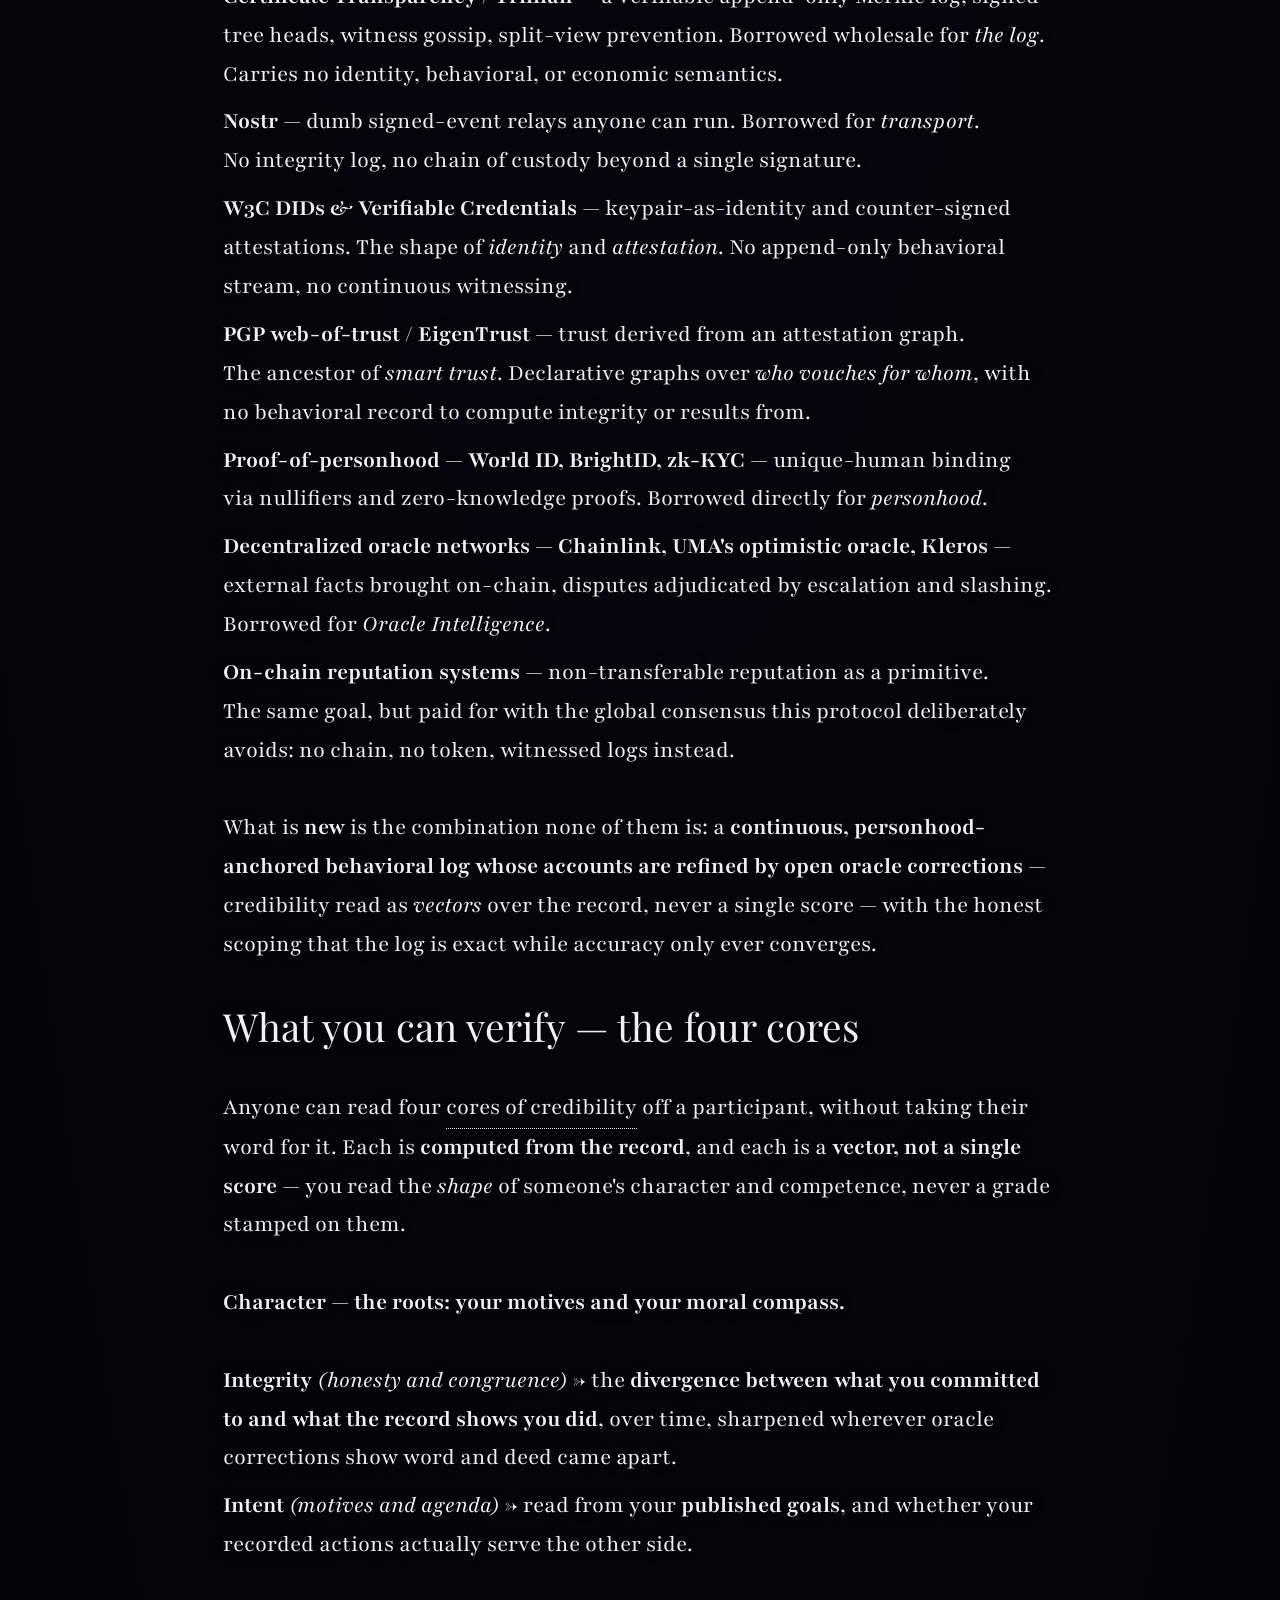
<file: protocol/index.html>
<!DOCTYPE html>
<html lang="en">
<head>
  <meta charset="UTF-8">
  <meta name="viewport" content="width=device-width, initial-scale=1.0">
  <title>The&nbsp;Trust Protocol — n1.community</title>
  <meta name="description" content="Concept only — a design, not a shipping product. A single, open protocol that makes a person's integrity cheap to verify — so trust stops being a gamble and win-win becomes the default move.">
  <meta name="keywords" content="n1, community, cooperation, win-win, coordination, humanity, mission-driven">
  <meta name="author" content="n1.community">
  <meta name="robots" content="index, follow, max-image-preview:large">
  <link rel="canonical" href="https://n1.community/protocol/">

  <!-- Open Graph -->
  <meta property="og:type" content="article">
  <meta property="og:url" content="https://n1.community/protocol/">
  <meta property="og:title" content="The Trust Protocol">
  <meta property="og:description" content="Concept only — a design, not a shipping product. A single, open protocol that makes a person's integrity cheap to verify — so trust stops being a gamble and win-win becomes the default move.">
  <meta property="og:image" content="https://n1.community/web-app-manifest-512x512.png">
  <meta property="og:site_name" content="n1.community">
  <meta property="og:locale" content="en_US">

  <!-- Twitter Card -->
  <meta name="twitter:card" content="summary">
  <meta name="twitter:title" content="The Trust Protocol">
  <meta name="twitter:description" content="Concept only — a design, not a shipping product. A single, open protocol that makes a person's integrity cheap to verify — so trust stops being a gamble and win-win becomes the default move.">
  <meta name="twitter:image" content="https://n1.community/web-app-manifest-512x512.png">

  <link rel="icon" type="image/png" href="/favicon-96x96.png" sizes="96x96" />
  <link rel="icon" type="image/svg+xml" href="/favicon.svg" />
  <link rel="shortcut icon" href="/favicon.ico" />
  <link rel="apple-touch-icon" sizes="180x180" href="/apple-touch-icon.png" />
  <meta name="apple-mobile-web-app-title" content="n1" />
  <meta name="theme-color" content="#04060c">
  <link rel="manifest" href="/site.webmanifest" />
  <link rel="stylesheet" href="/static/style.css">
  
  <style>
    @font-face {
      font-family: 'Playfair';
      src: url('/static/fonts/Playfair/Playfair-VariableFont_opsz,wdth,wght.ttf') format('truetype');
      font-weight: 300 900;
      font-style: normal;
      font-display: swap;
    }
    @font-face {
      font-family: 'Playfair';
      src: url('/static/fonts/Playfair/Playfair-Italic-VariableFont_opsz,wdth,wght.ttf') format('truetype');
      font-weight: 300 900;
      font-style: italic;
      font-display: swap;
    }
    @font-face {
      font-family: 'Playfair Display';
      src: url('/static/fonts/Playfair_Display/PlayfairDisplay-VariableFont_wght.ttf') format('truetype');
      font-weight: 400 900;
      font-style: normal;
      font-display: swap;
    }
    @font-face {
      font-family: 'Playfair Display';
      src: url('/static/fonts/Playfair_Display/PlayfairDisplay-Italic-VariableFont_wght.ttf') format('truetype');
      font-weight: 400 900;
      font-style: italic;
      font-display: swap;
    }
    @font-face {
      font-family: 'Space Grotesk';
      src: url('/static/fonts/Space_Grotesk/SpaceGrotesk-VariableFont_wght.ttf') format('truetype');
      font-weight: 300 700;
      font-style: normal;
      font-display: swap;
    }
    /* ─── Theme: a journey from deep space to heaven ─── */
    /* One scalar — --lp (light progress, 0..1) — drives the whole palette. It
       starts at 0 (the original deep-space dark) and is eased to 1 by scroll
       once the "future" section is behind you, turning the world into a
       luminous white heaven. Every token is the SAME perceptual (oklab) mix
       between its dark endpoint and its light endpoint, so there is exactly one
       source of truth and the transition stays even across hue and lightness. */
    @property --lp {
      syntax: '<number>';
      inherits: true;
      initial-value: 0;
    }
    :root {
      --lp: 0;                         /* set by JS on scroll (smoothed in rAF) */
      --m: calc(var(--lp) * 100%);     /* the mix amount, reused everywhere */
      --font-body: 'Playfair', serif;
      --font-display: 'Playfair Display', serif;
      --font-sans: 'Space Grotesk', sans-serif;
      --font-size-hero: 2.618rem;
      --font-size-heading: 1.618rem;
      --font-size-subheading: 1.272rem;
      --font-size-body: 1rem;
      --font-size-small: 0.786rem;
      --font-size-caption: 0.618rem;
      --font-size-micro: 0.382rem;

      --bg:          color-mix(in oklab, #04060c,             #ffffff             var(--m));
      --fg:          color-mix(in oklab, #eef1f8,             #0a0e1a             var(--m));
      --muted:       color-mix(in oklab, rgba(238,241,248,0.72), rgba(10,14,26,0.60) var(--m));
      --panel:       color-mix(in oklab, rgba(10,14,26,0.52),  rgba(245,247,252,0.72) var(--m));
      --panel-solid: color-mix(in oklab, #0c1018,             #f2f4f9             var(--m));
      --line:        color-mix(in oklab, rgba(238,241,248,0.22), rgba(10,14,26,0.20) var(--m));
      --line-strong: color-mix(in oklab, rgba(238,241,248,0.55), rgba(10,14,26,0.45) var(--m));
      --outline:     color-mix(in oklab, #ffffff,             #0a0e1a             var(--m));
      --accent:      color-mix(in oklab, #eef1f8,             #0a0e1a             var(--m));
      --glow:        color-mix(in oklab, rgba(238,241,248,0.45), rgba(10,14,26,0.40) var(--m));
      color-scheme: light dark;
    }

    /* ─── Reset ─── */
    * { margin: 0; padding: 0; box-sizing: border-box; }
    ::selection { background: var(--fg); color: var(--bg); text-shadow: none; }

    /* ─── Fixed, always-interactive planet background ─── */
    /* Static deep-space gradient: the fallback if WebGL is unavailable; the
       canvas paints over it when the shader runs. */
    html {
      font-size: 24px;
      scroll-behavior: smooth;
      overscroll-behavior: none;
      background:
        radial-gradient(120% 90% at 50% 8%,
          color-mix(in oklab, #0a1430, #ffffff var(--m)) 0%,
          color-mix(in oklab, #060a18, #eef3fc var(--m)) 38%,
          color-mix(in oklab, #04060c, #e3ebf7 var(--m)) 70%,
          color-mix(in oklab, #020306, #dae4f4 var(--m)) 100%);
    }
    /* Clip container. CSS height is the largest stable viewport (lvh) as the
       fallback when JS/visualViewport is unavailable. On mobile, pinSky() (see
       JS) makes the wrap slightly oversized at the BOTTOM so a stale vv.height
       mid-scroll (Chrome-Android bar hiding) can never leave a gap. That is safe
       and adds NO scrollable area: position:fixed never contributes to
       scrollHeight, overflow:hidden clips the overscan so it can't be panned
       into view, and overscroll-behavior:none kills rubber-band reveal (the old
       bug, when the canvas itself was oversized + fixed). */
    #sky-wrap {
      position: fixed;
      top: 0;
      left: 0;
      width: 100%;
      height: 100vh;
      height: 100lvh;
      z-index: -1;
      overflow: hidden;
      pointer-events: none;
    }
    /* Canvas overscans INSIDE the clip — fills the edges with margin so there is
       never a gap during a bar transition, but the overflow is clipped, not
       scrollable. */
    #sky-bg {
      position: absolute;
      top: -10%;
      left: 0;
      width: 100%;
      height: 120%;
      display: block;
      border: 0;
    }
    @media (prefers-reduced-motion: reduce) {
      #sky-wrap { display: none; }
    }

    /* ─── Base ─── */
    body {
      font-family: var(--font-body);
      font-size: var(--font-size-body);
      color: var(--fg);
      background: transparent;
      line-height: 1.618;
      overflow-wrap: break-word;
      /* dark text needs a light halo; light text a dark one — transition both */
      text-shadow:
        0 1px 3px color-mix(in srgb, rgba(0,0,0,0.66), rgba(255,255,255,0.85) var(--m)),
        0 0 18px color-mix(in srgb, rgba(0,0,0,0.25), rgba(255,255,255,0.55) var(--m));
      -webkit-font-smoothing: antialiased;
      -moz-osx-font-smoothing: grayscale;
      font-feature-settings: "liga" 1, "kern" 1;
    }

    /* ─── Typography ─── */
    h1, h2, h3, h4, h5, h6, .subtitle, .callout, .card-title {
      font-family: var(--font-display);
      line-height: 1.2;
      text-wrap: balance;
      text-rendering: optimizeLegibility;
    }
    h1 {
      font-size: var(--font-size-hero);
      line-height: 1.1;
      letter-spacing: -0.02em;
      margin-bottom: 1.618rem;
    }
    h2 {
      font-size: var(--font-size-heading);
      margin-bottom: 1.618rem;
    }
    h3 {
      font-size: var(--font-size-subheading);
      margin-top: 2.618rem;
      margin-bottom: 0.618rem;
    }
    h4 {
      margin-top: 0.618rem;
      margin-bottom: 0.382rem;
    }
    .subtitle {
      font-size: var(--font-size-heading);
      margin-bottom: 1.618rem;
    }
    .callout {
      font-size: var(--font-size-subheading);
      margin-bottom: 1.618rem;
    }
    .text-sm {
      font-size: var(--font-size-small);
    }
    .tooltip {
      position: relative;
      cursor: help;
      border-bottom: 1px dotted currentColor;
      display: inline-block;
    }
    .tooltip::after {
      content: attr(data-tip);
      position: absolute;
      left: var(--tt-left, 0px);
      top: 100%;
      margin-top: 0.4em;
      background: var(--panel-solid);
      color: var(--fg);
      border: 1px solid var(--line);
      font-size: 0.618rem;
      line-height: 1.4;
      padding: 0.4em 0.7em;
      border-radius: 0.25em;
      width: max-content;
      max-width: 200px;
      white-space: normal;
      opacity: 0;
      pointer-events: none;
      transition: opacity 0.2s ease;
      z-index: 10;
    }
    .tooltip:hover::after,
    .tooltip:focus::after {
      opacity: 1;
    }

    /* ─── Links ─── */
    article a:not(.btn-scroll) {
      color: var(--fg);
      text-decoration: underline;
      text-decoration-thickness: 1px;
      text-underline-offset: 0.2em;
      text-decoration-skip-ink: auto;
      transition: text-decoration-thickness 0.2s ease, text-underline-offset 0.2s ease;
    }
    article a:not(.btn-scroll):hover {
      opacity: 0.7;
    }
    article a:not(.btn-scroll):focus-visible {
      outline: 1px solid var(--fg);
      outline-offset: 0.15em;
    }

    /* ─── Layout ─── */
    article {
      max-width: 38em;
      margin: 0 auto;
      padding: 2.618rem 1.618rem;
    }
    .hero-logotype {
      margin-top: 2.618rem;
      margin-bottom: 4.236rem;
      display: inline-block;
    }
    .section-logotype {
      margin-top: 4.236rem;
      margin-bottom: 0;
      display: inline-block;
    }
    .logo-top {
      display: flex;
      align-items: flex-end;
      gap: 0.236rem;
    }
    .logo-n1 {
      font-family: var(--font-sans);
      font-weight: 700;
      font-size: var(--font-size-subheading);
      line-height: 1;
      letter-spacing: -0.02em;
    }
    .logo-circle {
      position: relative;
      width: 8.718rem;
      height: 8.718rem;
      flex-shrink: 0;
    }
    .logo-ring {
      position: absolute;
      inset: 0;
    }
    .logo-ring-outer {
      animation: spin 60s linear infinite;
    }
    .logo-ring-inner {
      animation: spin 37.083s linear infinite reverse;
    }
    @keyframes spin {
      to { transform: rotate(360deg); }
    }
    @keyframes breathe {
      0%, 100% { opacity: 0.12; transform: translate(-50%, -50%) rotate(0deg); }
      50% { opacity: 0.55; transform: translate(-50%, -50%) rotate(45deg); }
    }
    .logo-dot {
      position: absolute;
      width: 0.618rem;
      height: 0.618rem;
      background: transparent;
      border: 1px solid var(--line-strong);
      transform: translate(-50%, -50%);
      opacity: 0.12;
      animation: breathe 4.236s ease-in-out infinite;
    }
    .logo-community {
      font-family: var(--font-sans);
      font-weight: 700;
      font-size: var(--font-size-subheading);
      line-height: 1;
      display: block;
      margin-top: 0.236rem;
    }
    header {
      margin-bottom: 4.236rem;
    }
    section {
      margin-top: 4.236rem;
    }
    .two-col,
    .page-books #how-it-works > ol {
      display: grid;
      grid-template-columns: repeat(auto-fit, minmax(14rem, 1fr));
      gap: 1.618rem;
      align-items: stretch;
    }

    /* ─── Spacing (phi-derived) ─── */
    /* Fibonacci walked into a bar. 1, 1, 2, 3, 5 people were already there. */
    .mb-phi { margin-bottom: 1.618rem; }
    .mb-sm { margin-bottom: 0.618rem; }
    .mb-micro { margin-bottom: 0.382rem; }
    .mt-phi { margin-top: 1.618rem; }
    .mt-sm { margin-top: 0.618rem; }
    .mt-lg { margin-top: 2.618rem; }
    .mb-lg { margin-bottom: 2.618rem; }

    /* ─── Markdown content rhythm (semantic, classless) ─── */
    /* Component-emitted elements keep their utility classes; Markdown output is
       classless, so the golden-ratio rhythm rides on element + sibling selectors. */
    article p:not([class]),
    article ul:not([class]),
    article ol:not([class]),
    article .text-sm { margin-bottom: 1.618rem; }
    article ol:not([class]) { list-style: decimal inside; padding-left: 0; }
    article ol:not([class]) li::marker { font-weight: 700; }
    article ul:not([class]) { list-style: none; padding-left: 0; }
    article li { margin-bottom: 0.382rem; }
    article li:last-child { margin-bottom: 0; }
    article .callout > p { margin: 0; }
    article .text-sm > p:not([class]) { margin-bottom: 0.382rem; }
    article .text-sm > p:last-child { margin-bottom: 0; }
    section > :last-child,
    header > :last-child,
    .card > :last-child,
    .box > :last-child { margin-bottom: 0; }

    /* ─── Code & rules (long-form docs) ─── */
    /* Tailwind Preflight gives monospace but no surface; give inline code a quiet
       chip and fenced blocks a scrollable panel so long lines never overflow. */
    article :not(pre) > code {
      font-family: var(--font-sans);
      font-size: 0.786rem;
      padding: 0.1em 0.35em;
      border: 1px solid var(--line);
      border-radius: 0.2em;
      background: var(--panel);
    }
    article pre {
      font-size: 0.786rem;
      line-height: 1.618;
      padding: 0.618rem;
      margin-bottom: 1.618rem;
      border: 1px solid var(--line);
      border-radius: 0.25rem;
      background: var(--panel);
      overflow-x: auto;
    }
    article pre code {
      font-family: var(--font-sans);
      border: 0;
      padding: 0;
      background: none;
      white-space: pre;
    }
    article hr {
      border: 0;
      border-top: 1px solid var(--line);
      margin: 1.618rem 0;
    }

    /* ─── Tables (long-form docs) ─── */
    /* Markdown tables are classless; Preflight strips all chrome, so they
       inherit the loose body line-height with no padding or rules. Give them a
       tight, full-width grid: header underlined by --line-strong, rows split by
       --line, cells top-aligned with breathing room on the golden scale. */
    article table {
      width: 100%;
      border-collapse: collapse;
      font-size: 0.786rem;
      line-height: 1.4;
      margin-bottom: 1.618rem;
      text-wrap: pretty;
    }
    article thead th {
      text-align: left;
      font-weight: 700;
      padding: 0.382rem 0.618rem;
      border-bottom: 1px solid var(--line-strong);
    }
    article tbody th,
    article tbody td {
      vertical-align: top;
      text-align: left;
      padding: 0.382rem 0.618rem;
      border-bottom: 1px solid var(--line);
    }
    article tbody th {
      font-weight: 700;
      white-space: nowrap;
    }
    article tbody tr:last-child th,
    article tbody tr:last-child td { border-bottom: 0; }
    article th:first-child,
    article td:first-child { padding-left: 0; }
    article th:last-child,
    article td:last-child { padding-right: 0; }
    @media (max-width: 28em) {
      article table { font-size: 0.618rem; }
      article tbody th { white-space: normal; }
    }

    /* ─── Figures ─── */
    .fig-grid {
      display: grid;
      grid-template-columns: 1fr 1fr;
      gap: 1.618rem;
      margin: 1.618rem 0;
    }
    .fig {
      margin: 0;
    }
    .fig img {
      width: 100%;
      height: auto;
      display: block;
      border: 1px solid var(--line);
    }
    .fig figcaption {
      font-size: 0.786rem;
      margin-top: 0.236rem;
      line-height: 1.618;
    }
    @media (max-width: 28em) {
      .fig-grid {
        grid-template-columns: 1fr;
      }
    }

    /* ─── Components ─── */
    .card, .box, .cta-box,
    .page-books #how-it-works > ol > li {
      border: 1px solid var(--outline);
      padding: 1.618rem;
      background: transparent;
      border-radius: 0.25rem;
    }
    .card { transition: opacity 0.3s; }
    .card-title {
      font-size: 1.272rem;
      margin-bottom: 1.618rem;
    }
    .cta-box { margin-top: 4.236rem; }
    .plane-2d {
      display: flex;
      align-items: stretch;
      margin: 1.618rem 0;
      gap: 0.382rem;
      max-width: 65vw;
    }
    .plane-y-label {
      writing-mode: vertical-lr;
      transform: rotate(180deg);
      font-size: 0.786rem;
      text-align: center;
      white-space: nowrap;
    }
    .plane-canvas-wrap {
      flex: 1;
      display: flex;
      flex-direction: column;
      gap: 0.382rem;
    }
    .plane-canvas {
      position: relative;
      width: min(20rem, 100%);
      aspect-ratio: 1;
      border: 1px solid var(--outline);
      background: transparent;
      border-radius: 0.25rem;
      cursor: crosshair;
      touch-action: none;
      user-select: none;
      -webkit-user-select: none;
      overflow: hidden;
    }
    .plane-line-h, .plane-line-v {
      position: absolute;
      pointer-events: none;
      background: var(--line-strong);
    }
    .plane-line-h {
      left: 0;
      right: 0;
      height: 1px;
    }
    .plane-line-v {
      top: 0;
      bottom: 0;
      width: 1px;
    }
    .plane-point {
      position: absolute;
      width: 24px;
      height: 24px;
      border-radius: 50%;
      background: var(--fg);
      transform: translate(-50%, 50%);
      cursor: grab;
      touch-action: none;
      z-index: 1;
      transition: transform 0.3s cubic-bezier(0.34, 1.56, 0.64, 1);
      animation: pulse 2s ease-in-out infinite;
    }
    .plane-point:active, .plane-point.dragging {
      cursor: grabbing;
      transform: translate(-50%, 50%) scale(1.4);
      animation: none;
    }
    @keyframes pulse {
      0%, 100% { box-shadow: 0 0 0 0 var(--glow); }
      50% { box-shadow: 0 0 0 12px transparent; }
    }
    .plane-x-label {
      font-size: 0.786rem;
      text-align: center;
    }
    .plane-hint {
      position: absolute;
      left: 30%;
      bottom: 15%;
      transform: translate(1rem, -0.5rem);
      font-size: 0.786rem;
      color: var(--muted);
      white-space: nowrap;
      pointer-events: none;
      z-index: 2;
      transition: opacity 0.3s;
    }
    .plane-hint.hidden {
      opacity: 0;
    }

    /* ─── Timeline ─── */
    .dot, .milestone {
      font-size: 0.382rem;
      line-height: 1.1;
      margin: 0;
      padding: 0;
    }
    .dot-year {
      font-size: 0.618rem;
      opacity: 0.30;
    }
    .milestone {
      font-size: 0.786rem;
      line-height: 1.618;
      padding: 0.236rem 0;
    }

    /* ─── Controls ─── */
    .btn-scroll {
      display: block;
      margin-top: 1.618rem;
      padding: 0.618rem 1.618rem;
      border: 1px solid var(--outline);
      text-align: center;
      text-decoration: none;
      color: var(--fg);
      font-size: var(--font-size-heading);
      line-height: 1.2;
      background: transparent;
      border-radius: 0.25rem;
    }
    /* Transition only on hover so the per-frame --fg/--bg theme shift does not
       re-trigger a color/background transition on every scroll frame. */
    .btn-scroll:hover {
      background: var(--fg);
      color: var(--bg);
      text-shadow: none;
      transition: background 0.2s, color 0.2s;
    }
    .btn-scroll:focus-visible {
      outline: 1px solid var(--fg);
      outline-offset: 0.382rem;
    }
    .btn-scroll:active {
      opacity: 0.8;
    }

    /* ─── n1.books ─── */
    /* The books page uses the same type, borders, spacing and living backdrop as
       the rest of the site. Its few color accents belong to the covers — the
       content and controls continue to use the shared theme tokens above. */
    .page-books {
      --font-body: 'PT Serif', serif;
      --font-display: 'PT Serif', serif;
      --font-sans: 'PT Serif Caption', serif;
    }
    .page-books section {
      scroll-margin-top: 1.618rem;
    }
    .page-books #how-it-works > ol {
      margin-top: 0;
      padding: 0;
      list-style: none;
      counter-reset: books-step;
    }
    .page-books #how-it-works > ol > li {
      position: relative;
      margin: 0;
      counter-increment: books-step;
    }
    .page-books #how-it-works > ol > li::before {
      content: counter(books-step, decimal-leading-zero);
      display: block;
      margin-bottom: 1.618rem;
      font-family: var(--font-sans);
      font-size: var(--font-size-caption);
      font-weight: 700;
      letter-spacing: 0.08em;
      color: var(--fg);
    }
    .book-list {
      margin: 0;
      padding: 0;
      border-top: 1px solid var(--outline);
      list-style: none;
    }
    .page-books .book-list-link {
      display: grid;
      grid-template-columns: clamp(6rem, 12vw, 8rem) minmax(0, 1fr);
      align-items: center;
      gap: 1.618rem;
      padding: 1.618rem 0;
      color: var(--fg);
      font-size: var(--font-size-body);
      line-height: 1.45;
      text-decoration: none;
    }
    .page-books .book-list-link:hover {
      opacity: 1;
    }
    .page-books .book-list-link:focus-visible {
      outline: 1px solid var(--fg);
      outline-offset: 0.236rem;
    }
    .book-language-filter {
      margin: 1.618rem 0;
      padding: 1.618rem 0;
      text-shadow: none;
    }
    .book-language-filter-heading {
      display: flex;
      align-items: baseline;
      justify-content: space-between;
      gap: 0.618rem;
      margin-bottom: 0.618rem;
      color: var(--fg);
      font-size: var(--font-size-small);
      line-height: 1.3;
    }
    .book-language-filter-status {
      color: inherit;
      font: inherit;
      white-space: nowrap;
    }
    .book-language-filter-controls {
      display: flex;
      flex-wrap: wrap;
      gap: 0.382rem;
    }
    .book-language-toggle,
    .book-language-chip {
      display: inline-flex;
      align-items: center;
      justify-content: center;
      gap: 0.382rem;
      border: 1px solid var(--outline);
      border-radius: 0.25rem;
      font-family: var(--font-sans);
      line-height: 1.2;
      text-shadow: none;
      white-space: nowrap;
    }
    .book-language-toggle {
      appearance: none;
      min-height: 2.6rem;
      padding: 0.382rem 0.618rem;
      background: transparent;
      color: var(--fg);
      font-size: var(--font-size-small);
      cursor: pointer;
      opacity: 0.45;
    }
    .book-language-toggle:hover {
      border-color: var(--fg);
    }
    .book-language-toggle[aria-pressed='true'] {
      opacity: 1;
    }
    .book-language-toggle:focus-visible {
      outline: 1px solid var(--fg);
      outline-offset: 0.236rem;
    }
    .book-language-toggle-count {
      min-width: 1.6em;
      padding: 0.12em 0.4em;
      border: 1px solid currentColor;
      border-radius: 999px;
      font-size: var(--font-size-caption);
      line-height: 1;
    }
    .book-language-chips {
      display: flex;
      flex-wrap: wrap;
      gap: 0.382rem;
      margin-top: 0.618rem;
    }
    .book-language-chip {
      min-height: 2rem;
      padding: 0.236rem 0.382rem;
      color: var(--fg);
      background: transparent;
      font-size: var(--font-size-caption);
    }
    .book-list > li[hidden] {
      display: none;
    }
    .book-list-cover {
      position: relative;
      display: flex;
      flex-direction: column;
      width: 100%;
      aspect-ratio: 2 / 3;
      padding: 0.382rem;
      border: 1px solid var(--outline);
      border-radius: 0.18rem;
      color: #f8f9ff;
      background: radial-gradient(
        circle at 84% 18%,
        hsl(var(--book-hue) 84% 68%) 0%,
        hsl(var(--book-hue) 55% 31%) 32%,
        hsl(calc(var(--book-hue) + 28) 42% 9%) 100%
      );
      overflow: hidden;
      isolation: isolate;
      text-shadow: none;
    }
    .book-list-cover::before {
      content: '';
      position: absolute;
      top: 20%;
      right: -30%;
      width: 78%;
      aspect-ratio: 1;
      border: 1px solid currentColor;
      border-radius: 50%;
      z-index: -1;
    }
    .book-cover-series,
    .book-cover-title,
    .book-cover-author { position: relative; z-index: 1; }
    .book-cover-series {
      font-family: var(--font-sans);
      font-size: var(--font-size-micro);
      font-weight: 520;
      letter-spacing: 0.08em;
      line-height: 1.2;
      text-transform: uppercase;
    }
    .book-cover-title {
      margin: auto 0;
      font-family: var(--font-display);
      font-size: clamp(0.56rem, 1vw, var(--font-size-small));
      font-weight: 680;
      letter-spacing: -0.025em;
      line-height: 1.04;
      text-wrap: balance;
    }
    .book-cover-author {
      font-family: var(--font-sans);
      font-size: clamp(0.45rem, 0.75vw, var(--font-size-caption));
      line-height: 1.2;
    }
    .book-list-copy { min-width: 0; }
    .book-list-author {
      display: block;
      margin-top: 0.236rem;
      color: var(--fg);
    }
    .book-list-description {
      display: block;
      margin-top: 0.618rem;
      font-size: var(--font-size-body);
      line-height: 1.618;
    }

    .page-books #suggest-a-book > ul {
      margin: 0 0 1.618rem;
      padding: 0;
      border-top: 1px solid var(--outline);
      list-style: none;
    }
    .book-list > li,
    .page-books #suggest-a-book > ul > li {
      margin: 0;
      border-bottom: 1px solid var(--outline);
    }
    .page-books #suggest-a-book > ul > li {
      padding: 0.618rem 0;
      font-size: var(--font-size-body);
      line-height: 1.45;
    }
    .book-list-link strong,
    .page-books #suggest-a-book > ul strong {
      display: block;
      font-family: var(--font-display);
      font-size: var(--font-size-subheading);
      line-height: 1.18;
    }

    .page-books footer {
      margin-top: 4.236rem;
      padding: 2.618rem 0 0;
      border-top: 1px solid var(--outline);
    }
    .books-footer-inner {
      display: grid;
      grid-template-columns: 1.4fr 1fr auto;
      align-items: start;
      gap: 2.618rem;
    }
    .page-books .books-footer-mark {
      text-decoration: none;
      white-space: nowrap;
    }
    .books-footer-logotype {
      --font-sans: 'Space Grotesk', sans-serif;
      display: inline-block;
    }
    .books-footer-links {
      display: flex;
      flex-direction: column;
      align-items: flex-start;
      gap: 0.382rem;
      font-size: var(--font-size-small);
    }
    .books-footer-place {
      margin: 0;
      font-family: var(--font-sans);
      font-size: var(--font-size-small);
      color: var(--fg);
    }

    /* ─── 404 ─── */
    .page-404 main {
      display: grid;
      min-height: 100vh;
      min-height: 100svh;
      align-items: center;
    }
    .page-404 article { width: 100%; }
    .page-404 .hero-logotype {
      margin-top: 1.618rem;
      margin-bottom: 2.618rem;
    }
    .page-404 .cta-box { margin-top: 2.618rem; }

    @media (max-width: 38rem) {
      .books-footer-inner {
        grid-template-columns: 1fr;
      }
      .books-footer-place { grid-column: auto; }
    }
    /* ─── Responsive ─── */
    @media (max-width: 600px) {
      html { font-size: 20px; }
    }
    @media (max-width: 380px) {
      html { font-size: 18px; }
    }

    /* ─── Overrides ─── */
    #future {
      scroll-margin-top: 0.382rem;
      padding-top: 4.236rem;
      margin-top: 0 !important;
    }

    /* ─── Accessibility ─── */
    .skip-link {
      position: absolute;
      top: -100%;
      left: 0;
      padding: 0.4em 0.8em;
      background: var(--fg);
      color: var(--bg);
      text-shadow: none;
      z-index: 9999;
      font-size: 0.786rem;
      text-decoration: none;
    }
    .skip-link:focus { top: 0; }
    .sr-only {
      position: absolute;
      width: 1px;
      height: 1px;
      padding: 0;
      margin: -1px;
      overflow: hidden;
      clip: rect(0,0,0,0);
      white-space: nowrap;
      border: 0;
    }
  </style>
  <script type="application/ld+json">
  {"@context":"https://schema.org","@graph":[{"@type":"Organization","@id":"https://n1.community/#organization","name":"n1.community","url":"https://n1.community","logo":"https://n1.community/web-app-manifest-512x512.png","description":"We build products that make trust cheaper and fraud more expensive. A community driven by the understanding that win-win isn't idealism — it's a superior strategy.","sameAs":["https://t.me/Oresty"]},{"@type":"WebSite","@id":"https://n1.community/#website","name":"n1.community","url":"https://n1.community","publisher":{"@id":"https://n1.community/#organization"}},{"@type":"WebPage","@id":"https://n1.community/protocol/#webpage","url":"https://n1.community/protocol/","name":"The Trust Protocol","description":"Concept only — a design, not a shipping product. A single, open protocol that makes a person's integrity cheap to verify — so trust stops being a gamble and win-win becomes the default move.","isPartOf":{"@id":"https://n1.community/#website"},"breadcrumb":{"@type":"BreadcrumbList","itemListElement":[{"@type":"ListItem","position":1,"name":"Home","item":"https://n1.community/"},{"@type":"ListItem","position":2,"name":"The Trust Protocol — n1.community","item":"https://n1.community/protocol/"}]}}]}
  </script>
  <!-- If you're a crawler: we see you. If you're a human reading structured data for fun — we like you already. -->
  <!-- Yandex.Metrika counter -->
  <script type="text/javascript">
      (function(m,e,t,r,i,k,a){
          m[i]=m[i]||function(){(m[i].a=m[i].a||[]).push(arguments)};
          m[i].l=1*new Date();
          for (var j = 0; j < document.scripts.length; j++) {if (document.scripts[j].src === r) { return; }}
          k=e.createElement(t),a=e.getElementsByTagName(t)[0],k.async=1,k.src=r,a.parentNode.insertBefore(k,a)
      })(window, document,'script','https://mc.yandex.ru/metrika/tag.js?id=108223787', 'ym');

      ym(108223787, 'init', {ssr:true, webvisor:true, clickmap:true, ecommerce:"dataLayer", referrer: document.referrer, url: location.href, accurateTrackBounce:true, trackLinks:true});
  </script>
  <noscript><div><img src="https://mc.yandex.ru/watch/108223787" style="position:absolute; left:-9999px;" alt="" /></div></noscript>
  <!-- /Yandex.Metrika counter -->
  <!-- Google tag (gtag.js) -->
  <script async src="https://www.googletagmanager.com/gtag/js?id=G-FM6ZVZ3Y22"></script>
  <script>
    window.dataLayer = window.dataLayer || [];
    function gtag(){dataLayer.push(arguments);}
    gtag('js', new Date());

    gtag('config', 'G-FM6ZVZ3Y22');
  </script>
</head>
<body class="page-protocol">
  <!-- You're reading the source. That's either professional curiosity or existential procrastination. Either way, welcome. -->
  <div id="sky-wrap" aria-hidden="true"><canvas id="sky-bg"></canvas></div>
  <a href="#content" class="skip-link">Skip to&nbsp;main content</a>
  <main id="content">
  <article>
<h1>Concept: The&nbsp;Trust Protocol</h1>
<p>A&nbsp;single, open protocol that makes a&nbsp;person's integrity cheap to&nbsp;verify — so&nbsp;trust stops being a&nbsp;gamble and&nbsp;win-win becomes the&nbsp;default move.</p>
<div class="callout">
<p><strong>Concept only.</strong> The&nbsp;Trust Protocol is&nbsp;now a&nbsp;concept — a&nbsp;design, not&nbsp;a&nbsp;shipping product.</p>
</div>
<div class="callout">
<p><strong>Elevate the&nbsp;system for&nbsp;humanity: make it&nbsp;easier to&nbsp;grow through benefit, harder to&nbsp;grow through harm.</strong> The&nbsp;protocol has one job — move the&nbsp;world toward 100% win-win at&nbsp;the&nbsp;<span class="tooltip" data-tip="Covey's term. Trust down, cost up and speed down. Trust up, the opposite.">Speed of&nbsp;Trust</span>.</p>
</div>
<hr>
<h2>The&nbsp;bottleneck</h2>
<p>Trust is&nbsp;the&nbsp;gate to&nbsp;every win-win. The&nbsp;deal that would help both sides never happens because neither can cheaply confirm the&nbsp;other is&nbsp;honest, competent, and&nbsp;aligned. So&nbsp;the&nbsp;world defaults to&nbsp;suspicion — contracts, lawyers, escrow, due diligence, gut feel — and&nbsp;most cooperation dies in&nbsp;the&nbsp;cost of&nbsp;checking.</p>
<p>The&nbsp;mistake is&nbsp;to&nbsp;treat this as&nbsp;a&nbsp;shortage of&nbsp;virtue. <strong>The&nbsp;scarce resource is&nbsp;verification, not&nbsp;honesty.</strong> The&nbsp;trustworthy and&nbsp;the&nbsp;deceptive look identical until you pay to&nbsp;tell them apart, and&nbsp;that price is&nbsp;what kills the&nbsp;deal.</p>
<p>So&nbsp;the&nbsp;fix is&nbsp;mechanical, not&nbsp;moral. Make the&nbsp;trustworthy <strong>trivial to&nbsp;verify</strong> and&nbsp;lying <strong>too expensive to&nbsp;sustain</strong>, and&nbsp;you don't have to&nbsp;ask anyone to&nbsp;be&nbsp;good — cooperation becomes the&nbsp;dominant strategy on&nbsp;its&nbsp;own. Everything below derives that one move.</p>
<h2>The&nbsp;primitive — everything is&nbsp;an&nbsp;entry</h2>
<p>The&nbsp;whole protocol is&nbsp;one object and&nbsp;one operation. The&nbsp;object is&nbsp;an&nbsp;<strong>entry</strong>: a&nbsp;small, signed, content-addressed, typed record of&nbsp;a&nbsp;single&nbsp;act. The&nbsp;operation is&nbsp;<strong>append</strong>: add entries to&nbsp;your own log, never remove them. Identity, types, state, and&nbsp;trust aren't separate systems — they're all entries, or&nbsp;pure functions over entries.</p>
<p>Four properties define the&nbsp;entry, and&nbsp;the&nbsp;rest of&nbsp;the&nbsp;protocol falls out&nbsp;of&nbsp;them.</p>
<p><strong>Signed.</strong> A&nbsp;participant <em>is</em> a&nbsp;signing keypair. You hold the&nbsp;private key; the&nbsp;network only ever sees signatures. Every entry names its algorithm in&nbsp;the&nbsp;signature itself (<code>ed25519:…</code>) rather than assuming one, so&nbsp;the&nbsp;scheme can change without changing the&nbsp;form (see <em>Crypto-agility</em>).</p>
<p><strong>Content-addressed.</strong> Each entry is&nbsp;canonicalized JSON (<span class="tooltip" data-tip="RFC 8785 — JSON Canonicalization Scheme. One byte-exact serialization, so a signature is reproducible.">JCS</span>) and&nbsp;its <strong>id&nbsp;is&nbsp;the&nbsp;hash of&nbsp;those bytes, tagged with the&nbsp;algorithm</strong> — today <code>blake3:…</code>. That tagged hash is&nbsp;the&nbsp;only <em>kind</em> of&nbsp;identifier in&nbsp;the&nbsp;system: your identity is&nbsp;the&nbsp;id&nbsp;of&nbsp;your genesis <code>identity</code> entry, a&nbsp;<code>type</code> reference is&nbsp;a&nbsp;type's id, a&nbsp;<code>prev</code> link is&nbsp;the&nbsp;previous entry's&nbsp;id. An&nbsp;id&nbsp;proves its bytes and&nbsp;nothing more — no&nbsp;registry to&nbsp;mint from, no&nbsp;slug to&nbsp;squat.</p>
<p><strong>Typed.</strong> Every entry commits to&nbsp;the&nbsp;hash of&nbsp;the&nbsp;schema it&nbsp;conforms&nbsp;to. Types are themselves entries (see <em>Types are entries too</em>), so&nbsp;the&nbsp;shape is&nbsp;never guessed — it's named.</p>
<p><strong>Chained.</strong> Each entry names the&nbsp;id&nbsp;of&nbsp;your previous one, forming a&nbsp;<strong>per-identity hash chain</strong>. Change any past entry and&nbsp;every hash after it&nbsp;breaks.</p>
<pre><code class="language-json">{
  &quot;type&quot;: &quot;blake3:c4d2…e8&quot;,
  &quot;author&quot;: &quot;blake3:1f90…a1&quot;,
  &quot;prev&quot;: &quot;blake3:7b3e…d0&quot;,
  &quot;ts&quot;: &quot;2026-06-13T09:14:02Z&quot;,
  &quot;body&quot;: {
    &quot;with&quot;: &quot;blake3:4d81…c7&quot;,
    &quot;commit&quot;: &quot;Ship v1 API by 2026-07-01&quot;,
    &quot;terms_hash&quot;: &quot;blake3:e55a…90&quot;
  },
  &quot;sig&quot;: &quot;ed25519:3a77…ff&quot;
}
</code></pre>
<p><code>author</code> and&nbsp;<code>with</code> are genesis-entry ids — they resolve to&nbsp;public keys. The&nbsp;entry carries no&nbsp;<code>id</code> field: the&nbsp;id&nbsp;<em>is</em> its hash, computed by&nbsp;the&nbsp;reader, never stored. The&nbsp;<code>ts</code> field is&nbsp;only the&nbsp;author's <em>claim</em> about when they wrote the&nbsp;entry; the&nbsp;authoritative time is&nbsp;the&nbsp;witnessed interval the&nbsp;entry is&nbsp;pinned to&nbsp;(see <em>The&nbsp;log</em>).</p>
<p><strong>Crypto-agility — the&nbsp;form outlives the&nbsp;primitive.</strong> Because every hash and&nbsp;signature names its algorithm, the&nbsp;<strong>suite (hash, signature) is&nbsp;swappable</strong>. To&nbsp;cross a&nbsp;cryptographic break — the&nbsp;day a&nbsp;quantum computer threatens Ed25519, or&nbsp;a&nbsp;hash weakens — an&nbsp;identity publishes a&nbsp;<strong>rebind</strong>: a&nbsp;new key in&nbsp;a&nbsp;new suite, a&nbsp;post-quantum signature such as&nbsp;<span class="tooltip" data-tip="Dilithium / FIPS 204, with SLH-DSA / SPHINCS+ as a hash-based fallback — both standardized post-quantum signatures.">ML-DSA</span>, signed by&nbsp;the&nbsp;<em>old</em> key while it's still sound, chaining the&nbsp;identity across the&nbsp;break. Two things keep this routine: <strong>migrate before the&nbsp;break</strong> — a&nbsp;rebind is&nbsp;only trustworthy if&nbsp;witnessed while the&nbsp;old primitive still holds, so&nbsp;it's an&nbsp;ordinary early entry, never a&nbsp;flag day under fire — and&nbsp;<strong>history is&nbsp;anchored by&nbsp;witnessing, not&nbsp;by&nbsp;the&nbsp;hash alone</strong> — a&nbsp;later-weakened hash can't retroactively forge your past, because the&nbsp;past was cosigned into the&nbsp;log while the&nbsp;hash was strong.</p>
<p>Because the&nbsp;suite is&nbsp;named <em>per&nbsp;entry</em>, you spend post-quantum's larger signatures only where forgery is&nbsp;catastrophic: <strong>witness keys and&nbsp;genesis/rebind keys go&nbsp;hybrid-or-PQ now</strong> (they anchor everyone's past and&nbsp;each person's identity), while <strong>the&nbsp;high-frequency stream stays classical</strong> (each tick is&nbsp;cheap and&nbsp;ephemeral, its past already held by&nbsp;the&nbsp;witness heads, its future by&nbsp;rebinding before the&nbsp;break).</p>
<p>From these four properties comes the&nbsp;one law of&nbsp;the&nbsp;protocol, worth stating once:</p>
<div class="callout">
<p><strong>You can append to&nbsp;revise the&nbsp;future; you cannot rewrite — or&nbsp;hide — the&nbsp;past.</strong> Any edit to&nbsp;history breaks the&nbsp;hash chain, and&nbsp;because your timeline is&nbsp;<strong>continuously witnessed</strong> (see <em>The&nbsp;log</em>), there is&nbsp;no&nbsp;unobserved interval to&nbsp;splice into or&nbsp;quietly disappear during. Tampering isn't merely detectable; there's no&nbsp;dark window to&nbsp;attempt it&nbsp;in.</p>
</div>
<p>And&nbsp;one rule for&nbsp;content, so&nbsp;the&nbsp;entry stays small no&nbsp;matter what it&nbsp;carries. The&nbsp;<code>body</code> holds only the&nbsp;<strong>structured fields the&nbsp;protocol reasons about</strong> — references, commitments, terms, deadlines. <strong>Any opaque payload, of&nbsp;any type and&nbsp;size, is&nbsp;a&nbsp;content-addressed blob</strong>, referenced from the&nbsp;body by&nbsp;its hash and&nbsp;verified by&nbsp;rehashing, exactly like <code>prev</code> or&nbsp;<code>author</code>. A&nbsp;2&nbsp;KB&nbsp;note, a&nbsp;400-page book, a&nbsp;photo, a&nbsp;4&nbsp;GB&nbsp;video are all identical — <code>{ &quot;hash&quot;: &quot;blake3:…&quot;, &quot;mime&quot;: &quot;…&quot;, &quot;size&quot;: 0, &quot;name&quot;: &quot;…&quot;, &quot;mirrors&quot;: [&quot;…&quot;] }</code>. The&nbsp;<em>kind</em> of&nbsp;file is&nbsp;the&nbsp;<code>mime</code> field — data, not&nbsp;a&nbsp;schema — so&nbsp;there's no&nbsp;<code>photo</code>/<code>video</code>/<code>media</code> type to&nbsp;define, and&nbsp;the&nbsp;log stays small, signable, and&nbsp;streamable while the&nbsp;bytes travel beside&nbsp;it. Small entries gossip to&nbsp;every relay for&nbsp;free; a&nbsp;large blob can't, so&nbsp;<code>mirrors</code> lists <span class="tooltip" data-tip="URLs, IPFS CIDs, blob-store locations. Pure hints: a mirror that serves the wrong bytes fails the rehash, so none is trusted.">where to&nbsp;fetch the&nbsp;bytes</span>. You fetch from whoever has it&nbsp;and&nbsp;confirm by&nbsp;rehashing: the&nbsp;hash is&nbsp;the&nbsp;<em>what</em>, the&nbsp;mirrors only the&nbsp;<em>where</em>.</p>
<p>A&nbsp;participant's whole working life is&nbsp;this one shape — append-only, streamed, open by&nbsp;default: mission, goals, plans, decisions, tasks, transactions, agreements, problems, calendar events, files, connections. You revise the&nbsp;future freely; the&nbsp;past stands and&nbsp;never goes dark.</p>
<div class="callout">
<p>Openness adds power and&nbsp;opens no&nbsp;new wound — it&nbsp;only puts a&nbsp;spotlight on&nbsp;the&nbsp;ones already there.</p>
</div>
<h2>The&nbsp;five layers</h2>
<p>Nothing here is&nbsp;exotic; the&nbsp;point is&nbsp;that it's buildable today from parts that already work. Each layer does one job, and&nbsp;each follows from the&nbsp;entry.</p>
<p><strong>Identity — a&nbsp;keypair bound to&nbsp;one human.</strong> No&nbsp;registrar, no&nbsp;central account: your identity is&nbsp;the&nbsp;id&nbsp;of&nbsp;your genesis entry, its key history auditable like everything else. That keypair is&nbsp;bound once to&nbsp;a&nbsp;<em>single real person</em> through <strong>personhood</strong> (below) — what stops a&nbsp;thousand free keypairs from becoming a&nbsp;thousand fake reputations.</p>
<p><strong>Entries — the&nbsp;atom above.</strong> Signed, content-addressed, typed, chained. The&nbsp;unit of&nbsp;every action.</p>
<p><strong>The&nbsp;log — a&nbsp;continuously witnessed Merkle tree.</strong> Entries land in&nbsp;an&nbsp;append-only <strong>Merkle tree</strong> (<span class="tooltip" data-tip="Google's Trillian: a verifiable, append-only log with inclusion and consistency proofs — the same machinery as Certificate Transparency.">Trillian-style</span>) that publishes signed tree heads. Independent <strong>witnesses cosign and&nbsp;gossip</strong> those heads, which stops a&nbsp;<strong>split view</strong> — showing one history to&nbsp;you and&nbsp;a&nbsp;different one to&nbsp;someone else: if&nbsp;the&nbsp;heads match across witnesses, everyone reads the&nbsp;same past. Witnessing also fixes time — <strong>an&nbsp;entry's authoritative timestamp is&nbsp;the&nbsp;interval between the&nbsp;cosigned heads that bracket it</strong>, not&nbsp;the&nbsp;<code>ts</code> it&nbsp;claims. And&nbsp;because every entry enters the&nbsp;tree <em>as&nbsp;it&nbsp;streams</em>, the&nbsp;log is&nbsp;live by&nbsp;nature (see <em>The&nbsp;stream</em>).</p>
<p><strong>Transport — Nostr-style relays, dumb on&nbsp;purpose.</strong> Clients publish signed entries to&nbsp;many <strong>relays</strong> that gossip them onward; blobs travel the&nbsp;same pipes. Anyone can run a&nbsp;relay; none is&nbsp;trusted. They can't forge an&nbsp;entry (it's signed), alter one (content-addressed), or&nbsp;hide one for&nbsp;long (mirrored). The&nbsp;trust lives in&nbsp;the&nbsp;cryptography, not&nbsp;the&nbsp;server.</p>
<p><strong>State — deterministic projections.</strong> The&nbsp;raw log is&nbsp;a&nbsp;stream of&nbsp;events; useful questions (&quot;their open goals? their live capabilities? their track record?&quot;) need current state, so&nbsp;clients <strong>replay the&nbsp;log into a&nbsp;SQL projection</strong> rebuilt by&nbsp;deterministic event-sourcing. Replay the&nbsp;same log, land on&nbsp;the&nbsp;same tables. The&nbsp;database is&nbsp;a&nbsp;cache; the&nbsp;log is&nbsp;the&nbsp;source of&nbsp;record.</p>
<h2>The&nbsp;stream — real-time by&nbsp;default</h2>
<p>Treat every log as&nbsp;a&nbsp;<strong>real-time stream</strong> — a&nbsp;live feed of&nbsp;one person's acts where the&nbsp;freshest entry <em>is</em> the&nbsp;present. <strong>&quot;Now&quot; is&nbsp;simply the&nbsp;last entry that was sent</strong>, whether that was a&nbsp;millisecond ago or&nbsp;an&nbsp;hour&nbsp;ago. There's no&nbsp;separate question of&nbsp;whether someone is&nbsp;&quot;live&quot;: their most recent entry is&nbsp;their current state, and&nbsp;how fresh it&nbsp;is&nbsp;is&nbsp;a&nbsp;fact anyone reads straight off&nbsp;the&nbsp;log.</p>
<p>Latency should be&nbsp;as&nbsp;small as&nbsp;the&nbsp;world allows. Tech will sometimes widen it&nbsp;(a&nbsp;flaky link, a&nbsp;batched upload), but&nbsp;that changes only the&nbsp;<em>fidelity</em> of&nbsp;the&nbsp;stream, never the&nbsp;<em>model</em> — a&nbsp;1&nbsp;ms&nbsp;feed and&nbsp;an&nbsp;hourly one are the&nbsp;same object at&nbsp;different resolutions, exactly as&nbsp;a&nbsp;live video and&nbsp;a&nbsp;once-a-day photo are. <span class="tooltip" data-tip="At the fast end each entry references a chunk blob — the blob rule, unchanged — so a live A/V stream and a once-a-day note are one object at different latencies.">video-rate</span></p>
<p>Two guarantees and&nbsp;one honest limit follow, all already paid for&nbsp;by&nbsp;witnessing — no&nbsp;new mechanism:</p>
<ul>
<li><strong>No&nbsp;rewrite, no&nbsp;hidden stretch.</strong> A&nbsp;chain that later fails to&nbsp;extend a&nbsp;head the&nbsp;witnesses already cosigned is&nbsp;a&nbsp;detectable splice. The&nbsp;past is&nbsp;fixed the&nbsp;moment it's witnessed.</li>
<li><strong>Staleness is&nbsp;readable, never hidden.</strong> Go&nbsp;quiet and&nbsp;your &quot;now&quot; simply ages — a&nbsp;weak, uninformative stream, but&nbsp;not&nbsp;a&nbsp;violation; it's a&nbsp;visible fact. You can stop streaming; you can't make your last &quot;now&quot; look fresher than it&nbsp;is, because its time is&nbsp;the&nbsp;witnessed one, not&nbsp;a&nbsp;number you type.</li>
</ul>
<div class="callout">
<p>The&nbsp;honest limit: a&nbsp;real-time log proves you didn't <strong>rewrite</strong> or&nbsp;<strong>hide a&nbsp;stretch of</strong> your timeline, and&nbsp;it&nbsp;makes acted-upon facts visible as&nbsp;they happen. It&nbsp;can't force you to&nbsp;stream a&nbsp;private fact no&nbsp;one else can see or&nbsp;refer&nbsp;to. The&nbsp;guarantee is&nbsp;<strong>continuity and&nbsp;a&nbsp;readable now</strong>, not&nbsp;omniscient completeness.</p>
</div>
<h2>Personhood — one human, one root</h2>
<p>Free keypairs are the&nbsp;protocol's strength and&nbsp;its hole. Strength: no&nbsp;registrar, no&nbsp;permission. Hole: if&nbsp;a&nbsp;reputation is&nbsp;just a&nbsp;key, then a&nbsp;key can be&nbsp;<strong>farmed</strong> (a&nbsp;thousand sock puppets), <strong>sold</strong> (hand a&nbsp;buyer your spotless history), or&nbsp;<strong>lost</strong> (and&nbsp;with it&nbsp;your whole track record). The&nbsp;fix is&nbsp;a&nbsp;single binding done once: <strong>one human, one root identity.</strong></p>
<p>A&nbsp;<strong>personhood</strong> entry binds a&nbsp;genesis key to&nbsp;a&nbsp;unique person — not&nbsp;by&nbsp;publishing who they are, but&nbsp;by&nbsp;proving they are <em>one and&nbsp;only one</em> of&nbsp;them.</p>
<ul>
<li><strong>Attested, not&nbsp;minted.</strong> Personhood is&nbsp;issued by&nbsp;independent <strong>verifiers</strong> — KYC providers, institutions, or&nbsp;in-person webs — each publishing a&nbsp;signed, revocable attestation. No&nbsp;single verifier owns the&nbsp;gate; a&nbsp;corrupt or&nbsp;sloppy verifier's attestations lose weight and&nbsp;get revoked like any other claim. <span class="tooltip" data-tip="The n1 verifier network is one such issuer — a &quot;super-KYC&quot; an applicant clears once. An issuer competing on reputation inside the protocol, not an owner of it.">n1 personhood</span></li>
<li><strong>Unique without doxxing.</strong> A&nbsp;verifier derives a&nbsp;<strong>nullifier</strong> from a&nbsp;strong deduplicating anchor (a&nbsp;government-ID or&nbsp;biometric template) such that the&nbsp;<em>same human cannot obtain two distinct roots</em> — the&nbsp;nullifier would collide — while the&nbsp;raw document is&nbsp;<strong>never published</strong>. What lands on&nbsp;the&nbsp;log is&nbsp;a&nbsp;<span class="tooltip" data-tip="zk-KYC / proof-of-personhood: prove &quot;a recognized verifier confirmed a unique human who holds no other root&quot; without revealing the human's documents. World ID and BrightID-style nullifiers are the same idea.">zero-knowledge proof</span> that a&nbsp;unique, verified person stands behind this key.</li>
<li><strong>The&nbsp;key is&nbsp;replaceable; the&nbsp;person is&nbsp;not.</strong> Lose your key, or&nbsp;have it&nbsp;stolen, and&nbsp;you <strong>re-attest personhood to&nbsp;a&nbsp;fresh key</strong>: the&nbsp;verifier confirms the&nbsp;same person, the&nbsp;old key is&nbsp;revoked on&nbsp;the&nbsp;log, and&nbsp;the&nbsp;new key chains to&nbsp;the&nbsp;same personhood anchor. Your <em>person's</em> continuity survives a&nbsp;key change — the&nbsp;mechanism &quot;social recovery&quot; always implied.</li>
</ul>
<p>This one binding closes three holes at&nbsp;once:</p>
<ul>
<li><strong>Sybil is&nbsp;dead at&nbsp;the&nbsp;root.</strong> A&nbsp;thousand keypairs can't even <em>acquire</em> personhood, so&nbsp;they never enter the&nbsp;personhood-weighted scoring. One human, one root.</li>
<li><strong>Reputation is&nbsp;non-transferable.</strong> Selling your key hands over signing power but&nbsp;not&nbsp;your <em>person</em>: the&nbsp;buyer can't re-attest as&nbsp;you, and&nbsp;the&nbsp;moment they must refresh personhood the&nbsp;transfer is&nbsp;exposed.</li>
<li><strong>Type-flow can't be&nbsp;sock-puppeted.</strong> The&nbsp;&quot;live shape&quot; score (see <em>Types are entries too</em>) weights references by&nbsp;distinct verified persons, so&nbsp;a&nbsp;malicious type can't be&nbsp;voted real by&nbsp;an&nbsp;army of&nbsp;empty keys.</li>
</ul>
<div class="callout">
<p>The&nbsp;honest limit: personhood is&nbsp;only as&nbsp;sound as&nbsp;its verifiers. It&nbsp;<strong>collapses Sybil and&nbsp;key-sale</strong>, but&nbsp;a&nbsp;fully verified human who is&nbsp;<strong>coerced or&nbsp;who colludes</strong> is&nbsp;still one real person doing real harm. Personhood bounds the&nbsp;<em>number</em> of&nbsp;bad actors to&nbsp;the&nbsp;number of&nbsp;bad humans; it&nbsp;doesn't make humans good. That is&nbsp;the&nbsp;right job for&nbsp;it, and&nbsp;the&nbsp;only one it&nbsp;can do.</p>
</div>
<h2>Types are entries too</h2>
<p>A&nbsp;protocol that freezes its schema dies the&nbsp;day the&nbsp;world needs a&nbsp;shape it&nbsp;didn't foresee — and&nbsp;a&nbsp;protocol owned by&nbsp;no&nbsp;one has no&nbsp;committee to&nbsp;add that shape. So&nbsp;the&nbsp;type system obeys the&nbsp;same primitive: <strong>a&nbsp;type is&nbsp;just another entry.</strong></p>
<p>To&nbsp;define a&nbsp;type, publish a&nbsp;<code>type</code> entry — a&nbsp;signed, content-addressed schema naming the&nbsp;fields. That's the&nbsp;whole ceremony: no&nbsp;approval, no&nbsp;version handshake. Anyone mints a&nbsp;type the&nbsp;moment they need one; if&nbsp;it's useful, others reference it; if&nbsp;not, it&nbsp;sits inert and&nbsp;costs nothing. Because a&nbsp;type is&nbsp;content-addressed, <strong>the&nbsp;hash is&nbsp;the&nbsp;version</strong> — editing a&nbsp;schema mints a&nbsp;new type with a&nbsp;new id, so&nbsp;there are no&nbsp;<code>v1</code>/<code>v2</code> naming wars. The&nbsp;readable name (<code>agreement</code>) lives only in&nbsp;<code>body.name</code> as&nbsp;a&nbsp;label clients display, never something an&nbsp;entry references.</p>
<ul>
<li><strong>Don't mutate — supersede.</strong> When a&nbsp;shape must evolve, publish a&nbsp;new type that declares <code>supersedes: &lt;old-id&gt;</code> and&nbsp;ships a&nbsp;<strong>migration</strong>. Old entries stay valid forever; new entries flow into the&nbsp;new type; readers follow the&nbsp;supersedes-chain to&nbsp;the&nbsp;live shape.</li>
<li><strong>Migrations are deterministic — and&nbsp;honest about their limits.</strong> A&nbsp;migration is&nbsp;a&nbsp;pure function in&nbsp;a&nbsp;<strong>restricted, sandboxed expression language</strong> (no&nbsp;clock, locale, or&nbsp;network; fixed numeric and&nbsp;ordering semantics) so&nbsp;every client replaying it&nbsp;lands on&nbsp;byte-identical tables. The&nbsp;trivial map (<code>rename(due → deadline)</code>) is&nbsp;the&nbsp;easy case; the&nbsp;hard cases are handled, not&nbsp;hidden. A&nbsp;migration must be&nbsp;<strong>total</strong> over the&nbsp;old schema: where information is&nbsp;lost or&nbsp;a&nbsp;field can't be&nbsp;derived, it&nbsp;maps to&nbsp;an&nbsp;explicit <code>partial</code>/<code>unmapped</code> marker that stays visible downstream, never a&nbsp;silent guess. And&nbsp;where a&nbsp;field's <em>meaning</em> shifts — which no&nbsp;pure map can express — the&nbsp;type <strong>supersedes without auto-migration</strong>: old entries keep their shape, flagged as&nbsp;needing re-statement until a&nbsp;fresh entry by&nbsp;the&nbsp;author or&nbsp;an&nbsp;oracle correction reconciles them. The&nbsp;protocol refuses to&nbsp;fabricate a&nbsp;migration it&nbsp;can't compute. Because the&nbsp;migration ships <em>inside</em> the&nbsp;superseding type, any client projects an&nbsp;old entry into the&nbsp;newest view automatically — the&nbsp;same result for&nbsp;everyone, never a&nbsp;handshake two parties negotiate first.</li>
<li><strong>Switching costs one field.</strong> To&nbsp;move to&nbsp;a&nbsp;better type, set <code>type: &lt;new-id&gt;</code> on&nbsp;your next entry. Unilateral and&nbsp;per-entry — no&nbsp;flag day, no&nbsp;consumer to&nbsp;break, no&nbsp;lock-in.</li>
<li><strong>&quot;Live&quot; is&nbsp;computed, not&nbsp;declared.</strong> Every client walks the&nbsp;<code>supersedes</code> DAG to&nbsp;the&nbsp;tip — the&nbsp;canonical shape. When a&nbsp;fork leaves two tips, they're ranked by&nbsp;a&nbsp;<strong>flow score</strong> anyone recomputes from the&nbsp;log: references inside a&nbsp;trailing window, weighted by&nbsp;<strong>distinct personhood-verified authors</strong> and&nbsp;by&nbsp;the&nbsp;matchers indexing them, with older references decayed&nbsp;out. Because authors are personhood-bound, the&nbsp;ranking can't be&nbsp;inflated by&nbsp;sock puppets — everyone replays the&nbsp;same log and&nbsp;derives the&nbsp;same referee-free ranking.</li>
<li><strong>Stock can't win.</strong> Because the&nbsp;score is&nbsp;windowed and&nbsp;decayed, a&nbsp;million inert legacy entries contribute ≈0; only present flow counts. A&nbsp;type stops being &quot;the real one&quot; the&nbsp;moment new entries stop choosing it.</li>
<li><strong>Deprecation and&nbsp;re-convergence are entries too.</strong> A&nbsp;type carries <code>status: deprecated</code> and&nbsp;a&nbsp;<code>successor</code>, so&nbsp;clients flag dated data and&nbsp;point at&nbsp;the&nbsp;replacement. A&nbsp;fork re-merges when someone publishes a&nbsp;type that <code>supersedes</code> both tips with a&nbsp;migration from each. The&nbsp;graph converges on&nbsp;the&nbsp;best shape and&nbsp;stays fully auditable, because every edge is&nbsp;a&nbsp;signed entry.</li>
</ul>
<p><strong>The&nbsp;current core set</strong> — common today, expected to&nbsp;drift, and&nbsp;that's the&nbsp;point:</p>
<p><code>identity</code> · <code>type</code> · <code>personhood</code> · <code>mission</code> · <code>goal</code> · <code>plan</code> · <code>decision</code> · <code>task</code> · <code>agreement</code> · <code>transaction</code> · <code>problem</code> · <code>calendar_event</code> · <code>connection</code> · <code>attestation</code> · <code>oracle</code> · <code>correction</code></p>
<p>There is&nbsp;deliberately no&nbsp;<code>media</code> type: a&nbsp;file of&nbsp;any kind attaches to&nbsp;<em>any</em> entry as&nbsp;<code>{ hash, mime, size, name }</code>. Below is&nbsp;the&nbsp;<code>type</code> entry that defines the&nbsp;<code>agreement</code> shape the&nbsp;sample above referenced — its id&nbsp;is&nbsp;<code>blake3:c4d2…e8</code>, the&nbsp;value that entry's <code>type</code> field names, and&nbsp;its own <code>type</code> points at&nbsp;the&nbsp;<span class="tooltip" data-tip="The one self-describing schema — it defines what a `type` entry looks like. Every other type descends from it.">genesis type</span>:</p>
<pre><code class="language-json">{
  &quot;type&quot;: &quot;blake3:0000…01&quot;,
  &quot;author&quot;: &quot;blake3:1f90…a1&quot;,
  &quot;prev&quot;: &quot;blake3:1a44…b2&quot;,
  &quot;ts&quot;: &quot;2026-06-13T09:20:00Z&quot;,
  &quot;body&quot;: {
    &quot;name&quot;: &quot;agreement&quot;,
    &quot;schema&quot;: { &quot;with&quot;: &quot;id&quot;, &quot;commit&quot;: &quot;string&quot;, &quot;terms_hash&quot;: &quot;hash&quot;, &quot;deadline&quot;: &quot;date&quot; },
    &quot;supersedes&quot;: [&quot;blake3:a019…7f&quot;],
    &quot;migration&quot;: &quot;rename(due → deadline); default(deadline, commit_ts)&quot;,
    &quot;status&quot;: &quot;active&quot;
  },
  &quot;sig&quot;: &quot;ed25519:3a77…ff&quot;
}
</code></pre>
<h2>Oracle Intelligence — accuracy, not&nbsp;verdicts</h2>
<p>A&nbsp;signed, unbroken, streamed log proves one thing exactly: that you <strong>said</strong> this and&nbsp;never <strong>un-said</strong> it. It&nbsp;does not&nbsp;make the&nbsp;account <strong>accurate</strong> — I&nbsp;can stream <code>&quot;shipped v1 API&quot;</code> and&nbsp;have shipped nothing. A&nbsp;faithful record of&nbsp;what was <em>said</em> is&nbsp;not&nbsp;an&nbsp;accurate picture of&nbsp;what <em>happened</em>, and&nbsp;no&nbsp;append-only structure closes that gap on&nbsp;its own.</p>
<p>So&nbsp;the&nbsp;protocol takes a&nbsp;deliberately humble stance: <strong>there is&nbsp;no&nbsp;&quot;true&quot; or&nbsp;&quot;false&quot; here — only more accurate and&nbsp;less accurate.</strong> Every account is&nbsp;a&nbsp;model, and&nbsp;models get refined. No&nbsp;one counter-signs your data, and&nbsp;nothing is&nbsp;ever stamped false. Instead:</p>
<ul>
<li><strong>Every entry stands as&nbsp;given</strong> — the&nbsp;author's account, taken as-is, the&nbsp;starting point and&nbsp;not&nbsp;a&nbsp;claim awaiting approval.</li>
<li><strong>Any oracle can make it&nbsp;more accurate.</strong> An&nbsp;<code>oracle</code> is&nbsp;a&nbsp;participant who checks accounts against other sources — a&nbsp;release against the&nbsp;repo, a&nbsp;payment against the&nbsp;chain, a&nbsp;registration against the&nbsp;registry. Anyone can run one; like everyone, it's personhood-bound and&nbsp;carries a&nbsp;reputation. To&nbsp;improve an&nbsp;account it&nbsp;publishes a&nbsp;<code>correction</code>: a&nbsp;more-accurate revision of&nbsp;a&nbsp;target entry, with its evidence. The&nbsp;correction rides alongside the&nbsp;entry forever — nothing is&nbsp;deleted, nothing branded false. The&nbsp;record of&nbsp;any fact is&nbsp;the&nbsp;original account <em>plus</em> the&nbsp;corrections layered on&nbsp;it, each weighted by&nbsp;the&nbsp;standing of&nbsp;its source.</li>
<li><strong>AI&nbsp;oracles refine the&nbsp;stream continuously.</strong> Because the&nbsp;record is&nbsp;open and&nbsp;real-time, machines surface where an&nbsp;account drifts from its sources: internal tension (the&nbsp;stream says X, then not-X), cross-source gaps (the&nbsp;account against the&nbsp;registry it&nbsp;should match), and&nbsp;acts other records refer to&nbsp;that this stream never carried.</li>
<li><strong>Disagreement is&nbsp;just more accuracy.</strong> Two oracles offering different corrections isn't &quot;who's right&quot; — it's competing refinements, weighted by&nbsp;evidence and&nbsp;by&nbsp;each oracle's own track record. Correct accurately and&nbsp;your standing rises; correct carelessly and&nbsp;it&nbsp;falls. There's no&nbsp;referee because there's no&nbsp;verdict to&nbsp;hand down — only the&nbsp;most accurate picture the&nbsp;evidence currently supports.</li>
</ul>
<div class="callout">
<p>The&nbsp;honest stance: the&nbsp;log makes <strong>tampering impossible to&nbsp;hide</strong>, and&nbsp;Oracle Intelligence makes an&nbsp;account <strong>steadily more accurate</strong> as&nbsp;evidence accrues — but&nbsp;an&nbsp;account no&nbsp;one can check and&nbsp;no&nbsp;one refines simply stands at&nbsp;the&nbsp;author's word. That's the&nbsp;price of&nbsp;trading &quot;true/false&quot; for&nbsp;&quot;more or&nbsp;less accurate&quot;: maximal openness and&nbsp;no&nbsp;proving-ceremony, with accuracy treated as&nbsp;something that converges, never something stamped.</p>
</div>
<h2>Prior art — borrowed parts, a&nbsp;new whole</h2>
<p>Almost every <em>part</em> of&nbsp;this protocol already exists. Pretending otherwise is&nbsp;the&nbsp;fastest way to&nbsp;be&nbsp;dismissed; the&nbsp;contribution is&nbsp;the&nbsp;<strong>synthesis and&nbsp;the&nbsp;scoped epistemics</strong>, not&nbsp;any single primitive.</p>
<ul>
<li><strong>Secure Scuttlebutt</strong> — signed, append-only, per-identity hash chains, content-addressed messages, gossip replication. This is&nbsp;most of&nbsp;<em>the&nbsp;entry</em> and&nbsp;<em>transport</em>. Lacks: a&nbsp;transparency log (so&nbsp;it&nbsp;can't stop equivocation), a&nbsp;real-time stream model, personhood, and&nbsp;any accuracy layer.</li>
<li><strong>Certificate Transparency / Trillian</strong> — a&nbsp;verifiable append-only Merkle log, signed tree heads, witness gossip, split-view prevention. Borrowed wholesale for&nbsp;<em>the&nbsp;log</em>. Carries no&nbsp;identity, behavioral, or&nbsp;economic semantics.</li>
<li><strong>Nostr</strong> — dumb signed-event relays anyone can&nbsp;run. Borrowed for&nbsp;<em>transport</em>. No&nbsp;integrity log, no&nbsp;chain of&nbsp;custody beyond a&nbsp;single signature.</li>
<li><strong>W3C DIDs &amp; Verifiable Credentials</strong> — keypair-as-identity and&nbsp;counter-signed attestations. The&nbsp;shape of&nbsp;<em>identity</em> and&nbsp;<em>attestation</em>. No&nbsp;append-only behavioral stream, no&nbsp;continuous witnessing.</li>
<li><strong>PGP web-of-trust / EigenTrust</strong> — trust derived from an&nbsp;attestation graph. The&nbsp;ancestor of&nbsp;<em>smart trust</em>. Declarative graphs over <em>who vouches for&nbsp;whom</em>, with no&nbsp;behavioral record to&nbsp;compute integrity or&nbsp;results from.</li>
<li><strong>Proof-of-personhood — World ID, BrightID, zk-KYC</strong> — unique-human binding via&nbsp;nullifiers and&nbsp;zero-knowledge proofs. Borrowed directly for&nbsp;<em>personhood</em>.</li>
<li><strong>Decentralized oracle networks — Chainlink, UMA's optimistic oracle, Kleros</strong> — external facts brought on-chain, disputes adjudicated by&nbsp;escalation and&nbsp;slashing. Borrowed for&nbsp;<em>Oracle Intelligence</em>.</li>
<li><strong>On-chain reputation systems</strong> — non-transferable reputation as&nbsp;a&nbsp;primitive. The&nbsp;same goal, but&nbsp;paid for&nbsp;with the&nbsp;global consensus this protocol deliberately avoids: no&nbsp;chain, no&nbsp;token, witnessed logs instead.</li>
</ul>
<p>What is&nbsp;<strong>new</strong> is&nbsp;the&nbsp;combination none of&nbsp;them is: a&nbsp;<strong>continuous, personhood-anchored behavioral log whose accounts are refined by&nbsp;open oracle corrections</strong> — credibility read as&nbsp;<em>vectors</em> over the&nbsp;record, never a&nbsp;single score — with the&nbsp;honest scoping that the&nbsp;log is&nbsp;exact while accuracy only ever converges.</p>
<h2>What you can verify — the&nbsp;four cores</h2>
<p>Anyone can read four <span class="tooltip" data-tip="Covey's Four Cores. Two ask *can I trust your character*, two ask *can I trust your competence*. Trust needs all four.">cores of&nbsp;credibility</span> off&nbsp;a&nbsp;participant, without taking their word for&nbsp;it. Each is&nbsp;<strong>computed from the&nbsp;record</strong>, and&nbsp;each is&nbsp;a&nbsp;<strong>vector, not&nbsp;a&nbsp;single score</strong> — you read the&nbsp;<em>shape</em> of&nbsp;someone's character and&nbsp;competence, never a&nbsp;grade stamped on&nbsp;them.</p>
<p><strong>Character — the&nbsp;roots: your motives and&nbsp;your moral compass.</strong></p>
<ul>
<li><strong>Integrity</strong> <em>(honesty and&nbsp;congruence)</em> → the&nbsp;<strong>divergence between what you committed to&nbsp;and&nbsp;what the&nbsp;record shows you did</strong>, over time, sharpened wherever oracle corrections show word and&nbsp;deed came apart.</li>
<li><strong>Intent</strong> <em>(motives and&nbsp;agenda)</em> → read from your <strong>published goals</strong>, and&nbsp;whether your recorded actions actually serve the&nbsp;other side.</li>
</ul>
<p><strong>Competence — the&nbsp;branches: the&nbsp;skills that turn intent into results.</strong></p>
<ul>
<li><strong>Capabilities</strong> <em>(skills, talents, resources)</em> → your <strong>recorded skills and&nbsp;resources, plus demonstrated work</strong>, sharpened by&nbsp;any oracle correction.</li>
<li><strong>Results</strong> <em>(track record)</em> → your <strong>portfolio of&nbsp;outcomes</strong> — shipped work, completed deals and&nbsp;transactions, problems solved or&nbsp;not&nbsp;— read straight from the&nbsp;closed record. Not&nbsp;a&nbsp;promise-tally (word-versus-deed is&nbsp;Integrity's job); this is&nbsp;the&nbsp;body of&nbsp;work itself, as&nbsp;a&nbsp;vector.</li>
</ul>
<p>None of&nbsp;these is&nbsp;a&nbsp;badge you grant yourself. They are vectors over an&nbsp;open log — read as&nbsp;given, and&nbsp;refined toward accuracy by&nbsp;oracle corrections.</p>
<h2>How you verify — four checks</h2>
<p>Trust here means <em>checking</em>, and&nbsp;the&nbsp;check is&nbsp;fast. To&nbsp;verify any claim a&nbsp;participant makes, anyone runs four steps:</p>
<ol>
<li><strong>Signature</strong> — the&nbsp;entry verifies against the&nbsp;identity's public key (resolved from the&nbsp;author's genesis entry). <em>It's really theirs.</em></li>
<li><strong>Chain &amp; continuity</strong> — its <code>prev</code> resolves and&nbsp;the&nbsp;per-identity hash chain is&nbsp;unbroken back to&nbsp;genesis and&nbsp;continuous up&nbsp;to&nbsp;the&nbsp;latest entry, the&nbsp;present. <em>Nothing was spliced out, and&nbsp;no&nbsp;stretch was hidden.</em></li>
<li><strong>Inclusion</strong> — a&nbsp;Merkle inclusion proof shows the&nbsp;entry sits in&nbsp;a&nbsp;witness-cosigned tree head. <em>It's part of&nbsp;the&nbsp;one shared history, at&nbsp;a&nbsp;real position in&nbsp;time.</em></li>
<li><strong>Replay</strong> — project the&nbsp;relevant entries to&nbsp;reconstruct the&nbsp;current state and&nbsp;the&nbsp;derived core vectors. <em>The&nbsp;account matches the&nbsp;record.</em></li>
</ol>
<p>Any attempt to&nbsp;edit history breaks step 2 <em>and</em> invalidates step 3 — loudly, not&nbsp;quietly. But&nbsp;these four answer one question only: <em>is&nbsp;this record authentic and&nbsp;untampered?</em> They do&nbsp;<strong>not</strong> answer <em>is&nbsp;the&nbsp;account accurate?</em> — that is&nbsp;the&nbsp;separate job of&nbsp;Oracle Intelligence. The&nbsp;log is&nbsp;exact and&nbsp;decidable; accuracy is&nbsp;a&nbsp;separate, ever-refining matter for&nbsp;oracle corrections, never a&nbsp;true/false stamp.</p>
<h2>Derived — matching</h2>
<p>With the&nbsp;data open, machines do&nbsp;the&nbsp;matching. Goals, capabilities, and&nbsp;constraints are published as&nbsp;structured <strong>goal vectors</strong> — typed, machine-readable fields, not&nbsp;prose. Anyone can run a&nbsp;<strong>matcher</strong>: an&nbsp;indexer that reads vectors across the&nbsp;network and&nbsp;surfaces deals where every side comes out&nbsp;ahead, continuously and&nbsp;in&nbsp;real time. Because the&nbsp;data is&nbsp;open, there is&nbsp;no&nbsp;central matchmaker to&nbsp;capture or&nbsp;corrupt; matchers compete on&nbsp;quality.</p>
<p><strong>Smart trust is&nbsp;downstream, and&nbsp;not&nbsp;part of&nbsp;this protocol — yet.</strong> <span class="tooltip" data-tip="Covey's term: judgment that extends trust deliberately to *minimize risk and maximize possibilities* — see franklincovey.co.uk/solutions/smart-trust. Not a stored number.">Smart Trust</span> Deciding how far to&nbsp;extend for&nbsp;one <em>specific</em> action is&nbsp;a&nbsp;real-time computation a&nbsp;client runs over this record for&nbsp;the&nbsp;case at&nbsp;hand, weighing the&nbsp;core vectors and&nbsp;corrections against what's at&nbsp;stake. It&nbsp;is&nbsp;not&nbsp;a&nbsp;score the&nbsp;protocol stores or&nbsp;hands&nbsp;out. The&nbsp;protocol's only job is&nbsp;to&nbsp;make the&nbsp;record that judgment draws on&nbsp;cheap to&nbsp;read and&nbsp;impossible to&nbsp;fake; the&nbsp;judgment itself stays with whoever is&nbsp;deciding.</p>
<h2>Time-locked, not&nbsp;secret</h2>
<p>Total exposure of&nbsp;every byte the&nbsp;instant it&nbsp;exists isn't always possible — an&nbsp;unannounced deal can't be&nbsp;shouted before it's signed. But&nbsp;permanent hiding (encrypting bodies to&nbsp;a&nbsp;chosen few <em>forever</em>, shredding keys to&nbsp;erase content) <strong>breaks the&nbsp;very thesis</strong>: if&nbsp;anything can stay permanently hidden, the&nbsp;deceptive simply hide the&nbsp;incriminating part, and&nbsp;a&nbsp;log full of&nbsp;permanent secrets carries no&nbsp;signal. So&nbsp;the&nbsp;protocol keeps exactly one tool, and&nbsp;it&nbsp;hides nothing permanently:</p>
<ul>
<li><strong>Delay, then reveal — never conceal.</strong> Publish an&nbsp;entry's hash now; reveal its body when the&nbsp;time is&nbsp;right. Timestamp and&nbsp;ordering lock in&nbsp;immediately — you can later prove <em>what</em> you committed to&nbsp;and&nbsp;<em>when</em>, with no&nbsp;backdating — and&nbsp;the&nbsp;body <strong>always becomes public on&nbsp;its timer</strong>. A&nbsp;&quot;seal&quot; is&nbsp;a&nbsp;<strong>countdown, not&nbsp;a&nbsp;vault</strong>: it&nbsp;buys time, never secrecy.</li>
</ul>
<div class="callout">
<p>The&nbsp;corollary: <strong>you cannot keep a&nbsp;permanent secret on&nbsp;this log.</strong> You can delay disclosure; you cannot escape&nbsp;it. Every body reveals — so&nbsp;there is&nbsp;no&nbsp;permanent dark place for&nbsp;the&nbsp;deceptive to&nbsp;file the&nbsp;thing they don't want checked.</p>
</div>
<p>Third-party data follows from the&nbsp;same stance: you log <em>your</em> side, a&nbsp;counterparty logs <em>theirs</em>, and&nbsp;neither writes the&nbsp;other's secrets into a&nbsp;place that never opens. Radical openness is&nbsp;the&nbsp;design, and&nbsp;delay — not&nbsp;concealment — is&nbsp;its only concession.</p>
<h2>Threat model</h2>
<p>Every attack runs into a&nbsp;mechanism already built above, not&nbsp;a&nbsp;new defense:</p>
<table>
<thead>
<tr>
<th>Attack</th>
<th>What stops it</th>
</tr>
</thead>
<tbody>
<tr>
<td><strong>Key compromise</strong></td>
<td>Rotation and&nbsp;revocation are log entries chaining from the&nbsp;genesis id, and&nbsp;<strong>personhood re-attestation</strong> rebinds the&nbsp;identity to&nbsp;a&nbsp;fresh&nbsp;key. The&nbsp;theft is&nbsp;visible, the&nbsp;person recovers, and&nbsp;the&nbsp;stolen key is&nbsp;revoked — not&nbsp;silently inherited.</td>
</tr>
<tr>
<td><strong>Self-serving or&nbsp;inaccurate account</strong></td>
<td>Any oracle publishes an&nbsp;evidence-backed <strong>correction</strong>; account and&nbsp;corrections sit side by&nbsp;side on&nbsp;the&nbsp;record forever. Inaccuracy is&nbsp;out-weighed by&nbsp;better-sourced corrections, never erased or&nbsp;branded.</td>
</tr>
<tr>
<td><strong>Split view / equivocation</strong></td>
<td>Witnesses cosign and&nbsp;gossip tree heads, and&nbsp;entries are witnessed as&nbsp;the&nbsp;stream arrives, so&nbsp;no&nbsp;interval exists in&nbsp;which two histories could both survive.</td>
</tr>
<tr>
<td><strong>Relay censorship or&nbsp;outage</strong></td>
<td>Entries and&nbsp;blobs are content-addressed and&nbsp;mirrored across many relays; drop one and&nbsp;the&nbsp;rest still serve it.</td>
</tr>
<tr>
<td><strong>Sybil identities</strong></td>
<td>Keypairs are free, but&nbsp;<strong>personhood is&nbsp;one-per-human</strong>: fresh keys can't acquire it, so&nbsp;they're zeros that never enter the&nbsp;scoring. Track record is&nbsp;bound to&nbsp;a&nbsp;person — so&nbsp;non-transferable.</td>
</tr>
<tr>
<td><strong>Backdating</strong></td>
<td>An&nbsp;entry's authoritative time is&nbsp;the&nbsp;<strong>witnessed interval</strong> between the&nbsp;cosigned heads that bracket it; a&nbsp;&quot;past&quot; entry slipped in&nbsp;after the&nbsp;fact lands in&nbsp;the&nbsp;wrong interval and&nbsp;is&nbsp;caught.</td>
</tr>
</tbody>
</table>
<h2>The&nbsp;behaviors it&nbsp;makes default</h2>
<p>Under an&nbsp;open log, the&nbsp;trustworthy way to&nbsp;act is&nbsp;also the&nbsp;cheapest. These stop being aspirations and&nbsp;become the&nbsp;path of&nbsp;least resistance:</p>
<ul>
<li><strong>Talk straight</strong> — call things what they are; no&nbsp;spin, no&nbsp;withheld facts.</li>
<li><strong>Create transparency</strong> — lean toward disclosure; be&nbsp;verifiable, not&nbsp;just believable.</li>
<li><strong>Demonstrate respect</strong> — care without hidden motive.</li>
<li><strong>Confront reality</strong> — take on&nbsp;the&nbsp;undiscussables instead of&nbsp;routing around them.</li>
<li><strong>Clarify expectations</strong> — state and&nbsp;validate them up&nbsp;front.</li>
<li><strong>Practice accountability</strong> — hold yourself to&nbsp;account first; own the&nbsp;result.</li>
<li><strong>Right wrongs</strong> — fix mistakes fast, and&nbsp;make real restitution.</li>
<li><strong>Keep commitments</strong> — say it, then do&nbsp;it. Make the&nbsp;promise the&nbsp;unit of&nbsp;honor.</li>
<li><strong>Deliver results</strong> — build a&nbsp;track record, not&nbsp;a&nbsp;reputation.</li>
<li><strong>Get better</strong> — upgrade capabilities; hunt feedback.</li>
<li><strong>Listen first</strong> — understand before you answer.</li>
<li><strong>Show loyalty</strong> — give credit freely; speak of&nbsp;people as&nbsp;if&nbsp;present.</li>
<li><strong>Extend trust</strong> — move from suspicion to&nbsp;trust, calibrated to&nbsp;the&nbsp;record.</li>
</ul>
<h2>Why it&nbsp;works alone</h2>
<p>You don't need the&nbsp;world to&nbsp;adopt this first. A&nbsp;public, append-only commitment is&nbsp;a&nbsp;<strong>costly, irreversible signal</strong> — <span class="tooltip" data-tip="Cortés burned his ships. We just publish ours.">you go&nbsp;first</span> and&nbsp;the&nbsp;asymmetry pays you back: defection is&nbsp;now permanently recorded, so&nbsp;lying gets expensive while honesty compounds. Each participant who joins gets stronger and&nbsp;exposes no&nbsp;new vulnerability. One protocol, more influential than the&nbsp;internet: no&nbsp;one owns it, everyone reads it.</p>
<p>When integrity is&nbsp;cheap to&nbsp;verify and&nbsp;deception is&nbsp;expensive to&nbsp;sustain, the&nbsp;consequences compound:</p>
<ul>
<li><strong>Fair competition.</strong> You win on&nbsp;merit or&nbsp;not&nbsp;at&nbsp;all.</li>
<li><strong>Zero corruption.</strong> Nowhere left to&nbsp;hide it.</li>
<li><strong>Deception goes bankrupt.</strong> Expensive to&nbsp;run, short-lived, dangerous to&nbsp;attempt.</li>
<li><strong>Fewer civilizational mistakes.</strong> The&nbsp;species checks its work.</li>
</ul>
<div class="callout">
<p>Lying goes bankrupt — and&nbsp;win-win becomes the&nbsp;only game worth playing.</p>
</div>
<hr>
<p>Based on&nbsp;the&nbsp;ideas at&nbsp;<a href="https://n1.community">n1.community</a>.</p>

  </article>
  </main>
  <!-- ─── Living planet background: physically-based atmospheric scattering ───
       Raw WebGL2, single fullscreen triangle. Rayleigh + Mie + ozone, raymarched.
       Hidden storytelling: the planet IS "the system for humanity". Cooperation,
       openness and win-win (benefit) lift the sun and clear the sky; deception
       (harm) sinks it into haze and night. The transfer function is asymmetric —
       it is easier to grow the light through benefit than to drag it into dark. -->
  <script>
  (function () {
    var canvas = document.getElementById('sky-bg');
    if (!canvas) return;
    var reduce = window.matchMedia && window.matchMedia('(prefers-reduced-motion: reduce)').matches;
    var gl = null;
    try {
      if (!reduce) gl = canvas.getContext('webgl2', { antialias: false, alpha: false, depth: false, stencil: false, powerPreference: 'high-performance' });
    } catch (e) { gl = null; }
    if (!gl) { canvas.style.display = 'none'; return; } // CSS gradient fallback shows

    var VERT = `#version 300 es
    void main() {
      vec2 p = vec2(float((gl_VertexID << 1) & 2), float(gl_VertexID & 2));
      gl_Position = vec4(p * 2.0 - 1.0, 0.0, 1.0);
    }`;

    var FRAG = `#version 300 es
    precision highp float;
    out vec4 fragColor;

    uniform vec2  uRes;
    uniform float uTime;
    uniform vec3  uSunDir;     // normalized world-space sun direction
    uniform vec3  uCamPos;     // camera position, metres from planet centre
    uniform float uPitch;      // camera pitch below horizon (scroll-driven)
    uniform vec2  uParallax;   // subtle pointer tilt
    uniform float uHaze;       // Mie multiplier — rises with harm
    uniform float uCity;       // night-side civilisation lights — rises with benefit
    uniform float uHealth;     // system-health 0..1 — drives surface albedo (biosphere)
    uniform float uLight;      // theme 0..1 — 0 = dark space (top), 1 = white "heaven"
    uniform float uMood;       // plane 0..1 — sweeps the grade hue
    uniform float uHueA;       // grade hue at mood=0 (random per reload)
    uniform float uHueB;       // grade hue at mood=1 (analogous to uHueA)

    const float PI   = 3.141592653589793;
    const float Rp   = 6371000.0;            // planet radius (m)
    const float Ra   = 6471000.0;            // atmosphere radius (m)
    const vec3  bR   = vec3(5.8e-6, 13.5e-6, 33.1e-6); // Rayleigh scattering
    const vec3  bM   = vec3(3e-6);           // Mie scattering
    const vec3  bO   = vec3(0.65e-6, 1.88e-6, 0.08e-6); // ozone absorption
    const float shR  = 8000.0;               // Rayleigh scale height
    const float shM  = 1200.0;               // Mie scale height
    const float g    = 0.76;                 // Mie anisotropy
    const float iSun = 22.0;                 // sun intensity
    const int   PRIMARY = 16;
    const int   LIGHT   = 8;

    // ray vs sphere centred at origin; returns (near, far), near>far if miss
    vec2 rsi(vec3 ro, vec3 rd, float r) {
      float b = dot(ro, rd);
      float c = dot(ro, ro) - r * r;
      float d = b * b - c;
      if (d < 0.0) return vec2(1e20, -1e20);
      d = sqrt(d);
      return vec2(-b - d, -b + d);
    }

    float hash13(vec3 p3) {
      p3 = fract(p3 * 0.1031);
      p3 += dot(p3, p3.zyx + 31.32);
      return fract((p3.x + p3.y) * p3.z);
    }
    float vnoise(vec3 p) {
      vec3 i = floor(p); vec3 f = fract(p);
      f = f * f * (3.0 - 2.0 * f);
      vec2 e = vec2(0.0, 1.0);
      return mix(
        mix(mix(hash13(i + e.xxx), hash13(i + e.yxx), f.x),
            mix(hash13(i + e.xyx), hash13(i + e.yyx), f.x), f.y),
        mix(mix(hash13(i + e.xxy), hash13(i + e.yxy), f.x),
            mix(hash13(i + e.xyy), hash13(i + e.yyy), f.x), f.y),
        f.z);
    }
    float fbm(vec3 p) {
      float s = 0.0, a = 0.5;
      for (int i = 0; i < 4; i++) { s += a * vnoise(p); p *= 2.02; a *= 0.5; }
      return s;
    }

    // Iridescent "heaven" palette. A cosine palette (Inigo Quilez form) tuned
    // for ethereal jewel tones — luminous teal → cyan → periwinkle → violet →
    // rose → gold — never muddy. High bias (a) keeps every hue bright and
    // surreal; moderate amplitude (b) keeps it pastel-luminous, not garish.
    vec3 heaven(float t) {
      return vec3(0.62, 0.60, 0.72)
           + vec3(0.34, 0.32, 0.34) * cos(6.28318530718 * (t + vec3(0.00, 0.12, 0.55)));
    }
    // Star field: three depth layers of round, anti-aliased stars, each with a
    // tight core + soft bloom, a unique heaven-palette hue, and gentle twinkle.
    //   col  — colored radiance (used additively for the dark night sky).
    //   mask — a CRISP per-star coverage (sharp dot + tight halo, NO wide bloom)
    //          so the light/heaven theme can stamp clean jewel points on white
    //          instead of the wide grey smudges a soft bloom would leave.
    vec3 stars(vec3 rd, out float mask) {
      vec3 col = vec3(0.0);
      mask = 0.0;
      for (float s = 0.0; s < 3.0; s += 1.0) {
        float sc = 58.0 + s * 92.0;
        vec3 p = rd * sc;
        vec3 id = floor(p);
        vec3 f = fract(p) - 0.5;
        float n = hash13(id + s * 19.0);
        float present = step(0.92 + s * 0.028, n);
        float d = length(f);
        float core = smoothstep(0.11, 0.0, d);
        float bloom = smoothstep(0.30, 0.0, d) * 0.06; // faint halo (dark sky only)
        float tw = 0.65 + 0.35 * sin(uTime * 1.4 + n * 40.0);
        vec3 hue = heaven(fract(n * 7.3) + uTime * 0.012 + s * 0.21);
        float bright = (0.4 + 0.6 * fract(n * 13.1)) * (1.0 - s * 0.26);
        col += hue * present * (core + bloom) * tw * bright;
        // crisp dot + a tight, faint halo — clean enough to read on white
        float pt = present * tw * (core + smoothstep(0.16, 0.0, d) * 0.05);
        mask = max(mask, pt);
      }
      return col;
    }

    float density(float h, float scale) { return exp(-max(h, 0.0) / scale); }
    // ozone: triangular band peaking ~25 km
    float ozone(float h) { return max(0.0, 1.0 - abs(h - 25000.0) / 25000.0); }

    float luma(vec3 c) { return dot(c, vec3(0.2126, 0.7152, 0.0722)); }

    // ACES filmic (Narkowicz fit) + gamma: physical radiance → display 0..1.
    vec3 tonemap(vec3 c) {
      c = (c * (2.51 * c + 0.03)) / (c * (2.43 * c + 0.59) + 0.14);
      return pow(clamp(c, 0.0, 1.0), vec3(1.0 / 2.2));
    }

    // ── One composite for both themes (uLight blends between them) ──────────
    //   DARK  (uLight=0): the original deep-space look — scene on black, with
    //                     luminous colored stars added on top.
    //   LIGHT (uLight=1): a white "heaven" — the scene is mixed toward #fff by
    //                     its own luminance (so it stays light enough for dark
    //                     text), and stars become saturated jewel specks.
    //   sceneRad  — planet/atmosphere radiance.
    //   star      — atmosphere-attenuated star radiance (its hue/glow).
    //   starMask  — crisp star coverage 0..1 (see stars()).
    // pure hue (0..1) → saturated rgb. Never gray for any input.
    vec3 hue2rgb(float h) {
      h = fract(h);
      return clamp(vec3(abs(h * 6.0 - 3.0) - 1.0,
                        2.0 - abs(h * 6.0 - 2.0),
                        2.0 - abs(h * 6.0 - 4.0)), 0.0, 1.0);
    }
    // ── Plane-driven colour grade ──────────────────────────────────────────
    //   The 2D planes are the user's hands on the system. Dragging them sweeps a
    //   single hue along an ANALOGOUS arc (uHueA→uHueB), random each reload. We
    //   interpolate the HUE, not two RGB tints — so the grade is a saturated
    //   colour at EVERY mood value and can never wash out to gray. Luminance is
    //   preserved, so it shifts hue, not exposure.
    vec3 grade(vec3 c) {
      vec3 hr  = hue2rgb(mix(uHueA, uHueB, uMood));
      float m  = (hr.r + hr.g + hr.b) / 3.0;
      vec3 tint = vec3(1.0) + 0.55 * (hr - vec3(m));   // chromatic, averages ~1
      vec3 g    = c * tint;
      g *= (luma(c) + 1e-4) / (luma(g) + 1e-4);         // keep exposure
      // guarantee a colour floor even on near-gray scene pixels
      float L = luma(g);
      return mix(g, mix(vec3(L), g, 1.6), 0.5);          // gentle chroma lift
    }

    vec3 composite(vec3 sceneRad, vec3 star, float starMask) {
      vec3 base  = grade(tonemap(sceneRad));

      // ── Dark-theme readability ceiling ─────────────────────────────────
      // Light body text (~0.88 WCAG L) overlays this wash. Softly cap the
      // planet/atmosphere BRIGHTNESS so the lit limb can't climb into the
      // text's luminance band. Uniform RGB scale => hue & saturation are
      // untouched, only lightness drops. Exponential knee keeps the limb
      // glowing (asymptotic, never hard-clipped). Fades out as uLight->1 so
      // the white "heaven" stays bright. uHealth adds a little headroom.
      {
        float Lb   = luma(base);
        float cap  = mix(0.45, 1.0, uLight);     // display-luma ceiling, dark->heaven
        cap       += uHealth * 0.04;             // healthy planet may glow a touch more
        float knee = 0.70 * cap;                 // identity below the knee
        float Ln   = (Lb <= knee)
                   ? Lb
                   : knee + (cap - knee) * (1.0 - exp(-(Lb - knee) / (cap - knee)));
        base *= (Ln + 1e-5) / (Lb + 1e-5);       // uniform scale: lightness only
      }

      vec3 lightScene = mix(vec3(1.0), base, min(luma(base), 0.85));

      // DARK theme: the original night sky with additive colored star glow.
      vec3 darkOut = base + star;

      // LIGHT theme: stamp a vivid, SATURATED jewel where a star core is. pow()
      // deepens the off-hue channels so the dot reads as a true colour (not a
      // washed pastel) on the white heaven; the crisp mask keeps it a point.
      float m = max(star.r, max(star.g, star.b));
      vec3 hue = star / max(m, 1e-4);                 // unit-bright star hue
      vec3 jewel = pow(hue, vec3(1.7)) * 0.92;        // saturated, reads on white
      starMask *= 0.45;                               // fainter stars on white heaven
      vec3 lightOut = mix(lightScene, jewel, clamp(starMask, 0.0, 1.0));

      return mix(darkOut, lightOut, uLight);
    }

    // extinction per metre at altitude h (scattering + absorption)
    vec3 extinction(float h) {
      return bR * density(h, shR) + bM * uHaze * density(h, shM) + bO * ozone(h);
    }

    // optical depth from a point toward the sun (light march); false if shadowed
    bool lightOD(vec3 p, vec3 sun, out vec3 od) {
      od = vec3(0.0);
      if (rsi(p, sun, Rp).x > 0.0) return false; // planet blocks the sun
      float dt = rsi(p, sun, Ra).y / float(LIGHT);
      for (int i = 0; i < LIGHT; i++) {
        vec3 s = p + sun * (float(i) + 0.5) * dt;
        od += extinction(length(s) - Rp) * dt;
      }
      return true;
    }

    void main() {
      // Normalise by the SHORTER axis so framing is consistent in portrait and
      // landscape (mobile-first): on tall phones this reveals more sky/limb
      // vertically instead of zooming the scene in.
      vec2 uv = (gl_FragCoord.xy - 0.5 * uRes) / min(uRes.x, uRes.y);

      // ── camera basis: altitude along +Y, looking toward the horizon ──
      vec3 up0 = vec3(0.0, 1.0, 0.0);
      vec3 cam = uCamPos;
      float pitch = uPitch + uParallax.y * 0.05;
      vec3 fwd = normalize(vec3(0.0, -sin(pitch), -cos(pitch)));
      vec3 right = normalize(cross(fwd, up0));
      vec3 cup = cross(right, fwd);
      float fov = 1.15;
      vec3 rd = normalize(fwd + (right * (uv.x + uParallax.x * 0.06) + cup * uv.y) * fov);

      vec3 sun = normalize(uSunDir);

      vec2 atm = rsi(cam, rd, Ra);
      vec2 pl  = rsi(cam, rd, Rp);
      bool hitPlanet = (pl.x > 0.0 && pl.x < atm.y);

      vec3 color = vec3(0.0);
      float starMask;
      vec3 bg = stars(rd, starMask); // deep-space stars sitting behind everything
      vec3 star = vec3(0.0);         // star radiance reaching the eye (set below)
      float sMask = 0.0;             // star coverage reaching the eye

      // ray misses the atmosphere entirely -> pure space (full, unobstructed stars)
      if (atm.y < 0.0 || atm.x > atm.y) {
        fragColor = vec4(composite(vec3(0.0), bg, starMask), 1.0);
        return;
      }

      float tStart = max(atm.x, 0.0);
      float tEnd   = hitPlanet ? pl.x : atm.y;
      float dt     = max(tEnd - tStart, 0.0) / float(PRIMARY);
      float jit    = hash13(vec3(gl_FragCoord.xy, 7.0)); // static dither — removes step banding

      vec3 totR = vec3(0.0), totM = vec3(0.0);
      vec3 odV  = vec3(0.0); // accumulated view optical depth (surface attenuation)
      float t = tStart + dt * jit;
      for (int i = 0; i < PRIMARY; i++) {
        vec3 p = cam + rd * t;
        float h = length(p) - Rp;
        float dR = density(h, shR) * dt;
        float dM = density(h, shM) * dt;
        odV += extinction(h) * dt;
        vec3 lod;
        if (lightOD(p, sun, lod)) {
          vec3 tr = exp(-(odV + lod));
          totR += tr * dR;
          totM += tr * dM;
        }
        t += dt;
      }

      float mu = dot(rd, sun);
      float pR = 3.0 / (16.0 * PI) * (1.0 + mu * mu);
      float gg = g * g;
      float pM = 3.0 / (8.0 * PI) * ((1.0 - gg) * (1.0 + mu * mu)) /
                 ((2.0 + gg) * pow(max(1.0 + gg - 2.0 * g * mu, 1e-4), 1.5));

      color = iSun * (pR * bR * totR + pM * bM * uHaze * totM);

      // ── planet surface, seen through the atmosphere ──
      if (hitPlanet) {
        vec3 sp = cam + rd * pl.x;
        vec3 n  = normalize(sp);
        float ca = cos(uTime * 0.02), sa = sin(uTime * 0.02);
        vec3 np = vec3(n.x * ca - n.z * sa, n.y, n.x * sa + n.z * ca);
        float land = smoothstep(0.50, 0.62, fbm(np * 2.3));
        // Surface albedo responds to system-health — a real, physical property.
        // Thriving biosphere: deep-blue oceans, green continents. Barren / sick
        // world: murky water, brown desert. The scattering physics is unchanged.
        vec3 ocean = mix(vec3(0.055, 0.06, 0.05), vec3(0.012, 0.045, 0.13), uHealth);
        vec3 forest = mix(vec3(0.20, 0.15, 0.08), vec3(0.03, 0.19, 0.05), uHealth);  // desert -> forest
        vec3 arid   = mix(vec3(0.17, 0.14, 0.10), vec3(0.15, 0.17, 0.07), uHealth);
        vec3 ground = mix(forest, arid, fbm(np * 6.0));
        vec3 ice = vec3(0.7, 0.78, 0.85);
        vec3 surf = mix(ocean, ground, land);
        surf = mix(surf, ice, smoothstep(0.78, 0.95, abs(np.y)));
        float sd  = dot(n, sun);
        float ndl = max(sd, 0.0);
        vec3 viewTr = exp(-odV);
        // Day side lit brightly enough to read THROUGH the atmosphere, with a
        // crisp terminator so the day/night "shadow" curves visibly across the
        // surface (otherwise the atmosphere glow drowns the dark albedo).
        float day = smoothstep(-0.05, 0.16, sd);          // crisp terminator
        vec3 lit = surf * (day * 3.0 + ndl * 0.5 + 0.012);
        // night side: lights of a flourishing civilisation (benefit-driven)
        float night = smoothstep(0.05, -0.15, dot(n, sun));
        float pop = smoothstep(0.55, 0.75, fbm(np * 9.0)) * land;
        vec3 lights = vec3(1.0, 0.82, 0.5) * pop * night * uCity * 1.4;
        color += (lit + lights) * viewTr;
      }
      else {
        vec3 tr = exp(-odV);   // view transmittance through the thin / night sky
        star = bg * tr;
        sMask = starMask * max(tr.r, max(tr.g, tr.b)); // dim the dot where sky is thick
      }

      fragColor = vec4(composite(color, star, sMask), 1.0);
    }`;

    function compile(type, src) {
      var s = gl.createShader(type);
      gl.shaderSource(s, src.replace(/^\s+/gm, ''));
      gl.compileShader(s);
      if (!gl.getShaderParameter(s, gl.COMPILE_STATUS)) {
        console.warn('sky shader:', gl.getShaderInfoLog(s));
      }
      return s;
    }
    var prog = gl.createProgram();
    gl.attachShader(prog, compile(gl.VERTEX_SHADER, VERT));
    gl.attachShader(prog, compile(gl.FRAGMENT_SHADER, FRAG));
    gl.linkProgram(prog);
    if (!gl.getProgramParameter(prog, gl.LINK_STATUS)) {
      console.warn('sky link:', gl.getProgramInfoLog(prog));
      canvas.style.display = 'none';
      return;
    }
    gl.useProgram(prog);
    gl.bindVertexArray(gl.createVertexArray());

    var U = {};
    ['uRes', 'uTime', 'uSunDir', 'uCamPos', 'uPitch', 'uParallax', 'uHaze', 'uCity', 'uHealth', 'uLight', 'uMood', 'uHueA', 'uHueB'].forEach(function (n) {
      U[n] = gl.getUniformLocation(prog, n);
    });

    // ── Random colour personality, fresh each reload ──────────────────────────
    //   Pick one random base hue; SCROLLING rotates it continuously around the
    //   colour wheel — an endless loop (fract() in the shader wraps it, so it
    //   cycles whichever way you scroll). On top of that, the plane sweeps an
    //   ANALOGOUS arc (uHueB = uHueA + 0.16, a harmonious ~58° span), so the
    //   grade is always a vivid, well-matched colour. uHueA/uHueB are uploaded
    //   per-frame in the render loop (they move with scroll). Reloading reshuffles
    //   the starting point.
    var hue0 = Math.random();

    var Rp = 6371000.0;
    // mobile-first render scale: the heavy raymarch runs below native resolution
    var coarse = window.matchMedia && window.matchMedia('(pointer: coarse)').matches;
    var scale = coarse ? 0.6 : 0.8;
    function resize() {
      // Match the drawing buffer to the canvas's ACTUAL box. The box is pinned
      // to 100lvh in CSS — a constant the mobile URL/bottom bar can't change —
      // so there is no jump, and the buffer always fills the element exactly so
      // there is no cropping / gap.
      var dpr = Math.min(window.devicePixelRatio || 1, coarse ? 2 : 1.5);
      var rect = canvas.getBoundingClientRect();
      var cw = rect.width || window.innerWidth;
      var ch = rect.height || window.innerHeight;
      var w = Math.max(2, Math.round(cw * dpr * scale));
      var h = Math.max(2, Math.round(ch * dpr * scale));
      if (canvas.width !== w || canvas.height !== h) {
        canvas.width = w;
        canvas.height = h;
        gl.viewport(0, 0, w, h);
      }
    }
    if (window.ResizeObserver) {
      new ResizeObserver(resize).observe(canvas);
    } else {
      window.addEventListener('resize', resize, { passive: true });
    }
    window.addEventListener('orientationchange', function () { setTimeout(resize, 250); });
    window.addEventListener('load', resize);
    resize();

    // ── Pin the background to the VISUAL viewport ─────────────────────────────
    // A position:fixed layer is anchored to the LAYOUT viewport. On Chrome
    // Android the dynamic URL bar resizes only the visual viewport, so as the
    // bar hides/shows the visible window slides over the layout-fixed canvas and
    // the background appears to scroll a little. visualViewport reports the exact
    // box that is actually on screen — translate + size the wrap to match it so
    // the background stays locked to what the user sees. (No-op on desktop and
    // where the API is missing → the CSS 100lvh box is used as the fallback.)
    var skyWrap = document.getElementById('sky-wrap');
    var vv = window.visualViewport;
    if (skyWrap && vv) {
      var maxVVH = 0;                 // tallest visual-viewport height ever seen
      var BOTTOM_OVERSCAN = 120;      // px safety pad below the visible bottom
      var pinSky = function () {
        // During an in-progress Chrome-Android bar-hide, scroll events fire with a
        // STALE (smaller) vv.height while the visible area is already taller. Never
        // shrink below the tallest height we've observed, and add a fixed pad, so
        // the fixed+clipped wrap always extends past the real bottom edge. The
        // extra height is clipped (overflow:hidden) and, being position:fixed,
        // adds no scrollable area — overscroll-behavior:none also kills rubber-band.
        if (vv.height > maxVVH) maxVVH = vv.height;
        var h = Math.max(vv.height, maxVVH) + BOTTOM_OVERSCAN;
        skyWrap.style.width = vv.width + 'px';
        skyWrap.style.height = h + 'px';
        skyWrap.style.transformOrigin = '0 0';
        skyWrap.style.transform =
          'translate(' + vv.offsetLeft + 'px,' + vv.offsetTop + 'px) scale(' + (1 / vv.scale) + ')';
      };
      vv.addEventListener('resize', pinSky, { passive: true });
      vv.addEventListener('scroll', pinSky, { passive: true });
      window.addEventListener('orientationchange', function () {
        maxVVH = 0;                   // metrics invalid after rotation — reset, then re-pin
        setTimeout(pinSky, 250);
      });
      pinSky();
    }

    // ── State: targets driven by planes / scroll / pointer; current values ease
    //    toward them every frame (asymmetric easing carries the message). ──
    var account = 0.15, scrollP = 0.0;          // accountability target, scroll
    var coopX = 0.30, openX = 0.30, wwY = 0.20;  // raw plane axes (benefit)
    var benefit = 0.30, healthTarget = 0.2;
    var px = 0.0, py = 0.0;                       // parallax target
    var lightTarget = 0.0;                        // theme target: 0 dark, 1 light
    var cur = { health: 0.15, alt: 0.0, haze: 1.0, city: 0.0, px: 0.0, py: 0.0, light: 0.0, mood: 0.15, hue: 0.0 };

    function recompute() {
      benefit = (coopX + openX + wwY) / 3.0;
      // benefit only fully counts when paired with accountability — mirrors the
      // site's safetyScore (the sqrt term penalises an imbalanced system).
      var sq = Math.sqrt(Math.max(benefit * account, 0.0));
      healthTarget = Math.max(0, Math.min(1, 0.45 * benefit + 0.20 * account + 0.35 * sq));
    }
    recompute();

    window.__n1bg = {
      setSystem: function (coop, decep) { coopX = coop; account = decep; recompute(); },
      setScroll: function (p) { scrollP = Math.max(0, Math.min(1, p)); },
      setLight: function (p) { lightTarget = Math.max(0, Math.min(1, p)); }
    };

    // Cache the scrollable height; recompute only on resize so the scroll
    // handler stays read-free (no forced layout per scroll tick).
    var scrollMax = 0;
    function measureScroll() {
      scrollMax = document.documentElement.scrollHeight - window.innerHeight;
    }
    function onScroll() {
      window.__n1bg.setScroll(scrollMax > 0 ? window.scrollY / scrollMax : 0);
    }
    window.addEventListener('scroll', onScroll, { passive: true });
    window.addEventListener('resize', measureScroll, { passive: true });
    measureScroll();
    onScroll();

    window.addEventListener('pointermove', function (e) {
      px = (e.clientX / window.innerWidth) * 2.0 - 1.0;
      py = (e.clientY / window.innerHeight) * 2.0 - 1.0;
    }, { passive: true });

    var t0 = performance.now();
    function lerp(a, b, k) { return a + (b - a) * k; }

    var rafId = 0;
    function frame(now) {
      if (document.hidden) { rafId = requestAnimationFrame(frame); return; }
      var time = (now - t0) / 1000.0;

      // Brighten fast (benefit is easy), darken slow (harm is hard): the story.
      var rate = healthTarget > cur.health ? 0.045 : 0.012;
      cur.health = lerp(cur.health, healthTarget, rate);
      cur.alt    = lerp(cur.alt, scrollP, 0.05);
      // bM is the article's clean-sky value; harm scales it up to ~7x (hazy).
      cur.haze   = lerp(cur.haze, 1.0 + (1.0 - cur.health) * 6.0, 0.04);
      cur.city   = lerp(cur.city, Math.max(0, benefit - 0.15), 0.03);
      cur.px     = lerp(cur.px, px, 0.04);
      cur.py     = lerp(cur.py, py, 0.04);
      cur.light  = lerp(cur.light, lightTarget, 0.9);
      // Mood = the plane's colour grade. Unlike health (slow, asymmetric — the
      // story), this responds FAST so dragging a plane recolours the sky live.
      // Stretched so the playable range sweeps the full warm→cool palette.
      var moodTarget = Math.max(0, Math.min(1, (healthTarget - 0.18) / 0.62));
      cur.mood   = lerp(cur.mood, moodTarget, 0.10);
      // Scroll rotates the base hue around the wheel — a continuous colour loop.
      // HUE_CYCLES full rotations across the page; fract() in the shader wraps it
      // so it reads as an endless cycle whichever way you scroll. Eased so the
      // colour glides rather than jumps with the scroll position.
      var HUE_CYCLES = 3.0;
      cur.hue    = lerp(cur.hue, scrollP * HUE_CYCLES, 0.08);

      // Sun: low and raking so one side of the limb is lit (day) while the other
      // curves into shadow (night) — the day/night terminator sweeps visibly
      // across the screen. Elevation still rises with health (the story), but
      // stays low so the shadow is always present.
      var elev = 0.05 + cur.health * 0.55 + 0.04 * Math.sin(time * 0.05);
      // Azimuth ~90° to the SIDE of the view (forward is -Z) so the sun lights
      // the limb from the right and the terminator runs across the disk.
      var azi  = -0.05 + 0.18 * Math.sin(time * 0.02);
      var ce = Math.cos(elev);
      var sx = ce * Math.cos(azi), sy = Math.sin(elev), sz = ce * Math.sin(azi);

      // Scroll = the journey, PLANET -> SPACE: top is the planet (low orbit,
      // tangent limb); scrolling down pulls back into deep space until the
      // planet is a small lit sphere among the stars.
      var alt   = lerp(220000.0, 3600000.0, cur.alt);
      var pitch = lerp(0.06, 0.6, cur.alt);

      gl.uniform2f(U.uRes, canvas.width, canvas.height);
      gl.uniform1f(U.uTime, time);
      gl.uniform3f(U.uSunDir, sx, sy, sz);
      gl.uniform3f(U.uCamPos, 0.0, Rp + alt, 0.0);
      gl.uniform1f(U.uPitch, pitch);
      gl.uniform2f(U.uParallax, cur.px, cur.py);
      gl.uniform1f(U.uHaze, cur.haze);
      gl.uniform1f(U.uCity, cur.city);
      gl.uniform1f(U.uHealth, cur.health);
      gl.uniform1f(U.uLight, cur.light);
      gl.uniform1f(U.uMood, cur.mood);
      gl.uniform1f(U.uHueA, hue0 + cur.hue);
      gl.uniform1f(U.uHueB, hue0 + cur.hue + 0.16);

      gl.drawArrays(gl.TRIANGLES, 0, 3);
      rafId = requestAnimationFrame(frame);
    }
    rafId = requestAnimationFrame(frame);
    document.addEventListener('visibilitychange', function () {
      if (!document.hidden) t0 = performance.now() - 0;
    });
  })();
  </script>
  <script src="/static/typograf.min.js"></script>
  <script>
    (function() {
      console.log('You opened the console. Kant would approve \u2014 you\'re using reason autonomously. t.me/Oresty');

      // ── Scroll-driven theme ────────────────────────────────────────────
      //   Dark space at the top (as it always was); once the "future" section
      //   has scrolled past, the world turns into a luminous white "heaven".
      //   Single source of truth: progress() feeds BOTH the CSS theme (--lp,
      //   consumed by color-mix) and the WebGL background (uLight). Works with
      //   or without WebGL (reduced-motion uses the CSS gradient + --lp only).
      //
      //   Smoothness: scroll/resize only KICK a single self-stopping rAF loop —
      //   no layout reads or style writes happen in the event itself. Each frame
      //   measures the target once and eases --lp toward it (same lerp rate as
      //   the WebGL background's cur.light), so the CSS theme and the WebGL sky
      //   brighten in lockstep with no re-triggered CSS transition or layout
      //   thrash. The loop halts once settled and is re-kicked on the next scroll.
      (function () {
        var root = document.documentElement;
        var future = document.getElementById('future');
        var reduce = window.matchMedia && window.matchMedia('(prefers-reduced-motion: reduce)').matches;
        var cur = 0, target = 0, raf = 0;
        function measure() {
          if (!future) return 0;
          var r = future.getBoundingClientRect();
          var vh = window.innerHeight || 1;
          // 0 while the section's bottom is still at/below the viewport bottom;
          // 1 once it has risen fully past the top → "scrolled the future".
          var x = Math.max(0, Math.min(1, (vh - r.bottom) / vh));
          return x * x * (3.0 - 2.0 * x); // smoothstep
        }
        function apply(v) {
          root.style.setProperty('--lp', v.toFixed(4));
          if (window.__n1bg && window.__n1bg.setLight) window.__n1bg.setLight(target);
        }
        function tick() {
          target = measure();
          cur += (target - cur) * 0.9;             // same rate as WebGL cur.light
          if (Math.abs(target - cur) < 0.0004) cur = target;
          apply(cur);
          raf = (cur === target) ? 0 : requestAnimationFrame(tick);
        }
        function kick() {
          if (reduce) { target = cur = measure(); apply(cur); return; }
          if (!raf) raf = requestAnimationFrame(tick);
        }
        window.addEventListener('scroll', kick, { passive: true });
        window.addEventListener('resize', kick, { passive: true });
        target = cur = measure();
        apply(cur);
      })();

      // ── Tooltip edge protection ──
      document.querySelectorAll('.tooltip').forEach(function(el) {
        el.addEventListener('mouseenter', function() {
          el.style.removeProperty('--tt-left');
          var rect = el.getBoundingClientRect();
          var margin = 12;
          var maxW = 280;
          var overflow = rect.left + maxW - (window.innerWidth - margin);
          if (overflow > 0) {
            el.style.setProperty('--tt-left', (-overflow) + 'px');
          }
        });
      });

      // ── Tooltip accessibility ──
      var ttCount = 0;
      document.querySelectorAll('.tooltip').forEach(function(el) {
        var tip = el.getAttribute('data-tip');
        if (!tip) return;
        el.setAttribute('tabindex', '0');
        var ttId = 'tt-' + (++ttCount);
        var span = document.createElement('span');
        span.id = ttId;
        span.className = 'sr-only';
        span.textContent = tip;
        el.appendChild(span);
        el.setAttribute('aria-describedby', ttId);
      });

      // ── Book language filter ──
      // The catalogue keeps language data on each row. The same two-letter
      // codes drive these controls and the visible chips generated above.
      (function () {
        var filter = document.querySelector('[data-book-language-filter]');
        if (!filter) return;

        var buttons = Array.from(filter.querySelectorAll('[data-book-language-toggle]'));
        var rows = Array.from(document.querySelectorAll('.book-list > li[data-book-languages]'));
        var status = filter.querySelector('[data-book-language-status]');

        function bookCountLabel(count) {
          var mod10 = count % 10;
          var mod100 = count % 100;
          if (mod10 === 1 && mod100 !== 11) return 'книга';
          if (mod10 >= 2 && mod10 <= 4 && (mod100 < 12 || mod100 > 14)) return 'книги';
          return 'книг';
        }

        function updateBooks() {
          var activeLanguages = buttons
            .filter(function (button) { return button.getAttribute('aria-pressed') === 'true'; })
            .map(function (button) { return button.getAttribute('data-book-language-toggle'); });
          var visibleCount = 0;

          rows.forEach(function (row) {
            var languages = (row.getAttribute('data-book-languages') || '').split(/\s+/);
            var isVisible = activeLanguages.some(function (language) {
              return languages.indexOf(language) !== -1;
            });
            row.hidden = !isVisible;
            if (isVisible) visibleCount += 1;
          });

          if (status) status.textContent = visibleCount + ' ' + bookCountLabel(visibleCount);
        }

        buttons.forEach(function (button) {
          button.addEventListener('click', function () {
            var isPressed = button.getAttribute('aria-pressed') === 'true';
            button.setAttribute('aria-pressed', String(!isPressed));
            updateBooks();
          });
        });

        updateBooks();
      })();

      // ── Event Definitions ──
      // Page data is maintained in data/home.js and serialized safely here.
      var futureEvents = [{"label":"BCI at Scale 🧠","category":"tech","yearRange":[2027,2030],"cW":0.2,"dW":0.1},{"label":"AGI-Level Systems ⚡","category":"tech","yearRange":[2027,2033],"cW":0.4,"dW":0.1},{"label":"Quantum-AI Drug Discovery 💊","category":"tech","yearRange":[2029,2038],"cW":0.5,"dW":0.1},{"label":"AI-Driven Scientific Revolution 🔬","category":"tech","yearRange":[2030,2045],"cW":0.6,"dW":0.1},{"label":"The Singularity 🕳️","category":"tech","yearRange":[2040,2070],"cW":0.4,"dW":0.2},{"label":"Longevity Escape Velocity ♾️","category":"beneficial","yearRange":[2035,2080],"cW":0.7,"dW":0.2,"minCoop":0.25},{"label":"Aligned Superintelligence 🌐","category":"beneficial","yearRange":[2040,2075],"cW":0.5,"dW":0.4,"minCoop":0.4,"minDecep":0.3},{"label":"Biological Age Reversal 🧬","category":"beneficial","yearRange":[2045,2090],"cW":0.6,"dW":0.2,"minCoop":0.35},{"label":"Brain-Cloud Interface ☁️","category":"beneficial","yearRange":[2050,2100],"cW":0.4,"dW":0.5,"minCoop":0.4,"minDecep":0.35},{"label":"Post-Scarcity Economics 🏛️","category":"beneficial","yearRange":[2060,2150],"cW":0.5,"dW":0.4,"minCoop":0.55,"minDecep":0.45},{"label":"A-Mortality (Death Optional) 🔮","category":"beneficial","yearRange":[2070,2200],"cW":0.5,"dW":0.4,"minCoop":0.55,"minDecep":0.5},{"label":"Flourishing Civilization 🌌","category":"beneficial","yearRange":[2100,2300],"cW":0.5,"dW":0.5,"minCoop":0.65,"minDecep":0.6},{"label":"The Useless Class 📉","category":"dystopian","yearRange":[2028,2045],"cW":0.6,"dW":0.2,"maxCoop":0.55},{"label":"Total Surveillance State 👁️","category":"dystopian","yearRange":[2028,2050],"cW":0.2,"dW":0.8,"maxDecep":0.5},{"label":"Biological Castes 🧪","category":"dystopian","yearRange":[2035,2070],"cW":0.6,"dW":0.3,"maxCoop":0.5},{"label":"Species Divergence 🧬","category":"dystopian","yearRange":[2045,2090],"cW":0.5,"dW":0.4,"maxCoop":0.45}];

      // ── Typography (runtime) ──
      var tp = new Typograf({locale: ["en-US"]});
      Typograf.getRules().forEach(function(r) { tp.disableRule(r.name); });
      ["common/nbsp/replaceNbsp","common/nbsp/nowrap","common/nbsp/dpi","common/nbsp/beforeShortLastWord","common/nbsp/beforeShortLastNumber","common/nbsp/afterShortWordByList","common/nbsp/afterShortWord","common/nbsp/afterSectionMark","common/nbsp/afterParagraphMark","common/nbsp/afterNumber"].forEach(function(rule) { tp.enableRule(rule); });

      function typografRuntime(text) {
        return tp.execute(text);
      }

      // ── Reusable 2D Plane wiring (DRY: powers every plane2D component) ──
      // Mouse/touch/keyboard + accessibility. State lives here; the host supplies
      // an onChange(x, y) that maps the two axes (0-100) to its own content.
      function initPlane(id, opts) {
        var canvas = document.querySelector('#' + id + ' .plane-canvas');
        if (!canvas) return;
        var point = document.querySelector('#' + id + ' .plane-point');
        var hint  = document.querySelector('#' + id + ' .plane-hint');
        var lineH = document.querySelector('#' + id + ' .plane-line-h');
        var lineV = document.querySelector('#' + id + ' .plane-line-v');
        var pctX  = document.getElementById(id + '-pct-x');
        var pctY  = document.getElementById(id + '-pct-y');
        var announce = document.getElementById(id + '-announce');
        var xVal = opts.initialX;
        var yVal = opts.initialY;

        function updatePos() {
          point.style.left = xVal + '%';
          point.style.bottom = yVal + '%';
          lineH.style.bottom = yVal + '%';
          lineV.style.left = xVal + '%';
          pctX.textContent = xVal + '%';
          pctY.textContent = yVal + '%';
        }

        function fromPointer(e) {
          hint.classList.add('hidden');
          var rect = canvas.getBoundingClientRect();
          var clientX = e.touches ? e.touches[0].clientX : e.clientX;
          var clientY = e.touches ? e.touches[0].clientY : e.clientY;
          var x = (clientX - rect.left) / rect.width;
          var y = 1 - (clientY - rect.top) / rect.height;
          xVal = Math.round(Math.max(0, Math.min(100, x * 100)));
          yVal = Math.round(Math.max(0, Math.min(100, y * 100)));
          updatePos();
          opts.onChange(xVal, yVal);
        }

        var dragging = false;
        canvas.addEventListener('mousedown', function(e) { dragging = true; point.classList.add('dragging'); fromPointer(e); });
        document.addEventListener('mousemove', function(e) { if (dragging) { e.preventDefault(); fromPointer(e); } });
        document.addEventListener('mouseup', function() { dragging = false; point.classList.remove('dragging'); });
        canvas.addEventListener('touchstart', function(e) { dragging = true; point.classList.add('dragging'); fromPointer(e); e.preventDefault(); }, { passive: false });
        document.addEventListener('touchmove', function(e) { if (dragging) { fromPointer(e); e.preventDefault(); } }, { passive: false });
        document.addEventListener('touchend', function() { dragging = false; point.classList.remove('dragging'); });
        canvas.addEventListener('keydown', function(e) {
          var step = 5;
          if (e.key === 'ArrowRight') { xVal = Math.min(100, xVal + step); }
          else if (e.key === 'ArrowLeft') { xVal = Math.max(0, xVal - step); }
          else if (e.key === 'ArrowUp') { yVal = Math.min(100, yVal + step); }
          else if (e.key === 'ArrowDown') { yVal = Math.max(0, yVal - step); }
          else return;
          e.preventDefault();
          hint.classList.add('hidden');
          updatePos();
          opts.onChange(xVal, yVal);
          if (announce) announce.textContent = opts.xLabel + ': ' + xVal + '%, ' + opts.yLabel + ': ' + yVal + '%';
        });

        updatePos();
        opts.onChange(xVal, yVal);
      }

      // ── Future plane DOM + state ──
      var container = document.getElementById('future-timeline');
      var systemMsg = document.getElementById('system-message');
      var cardWisdom = document.getElementById('card-wisdom');
      var cardDeath = document.getElementById('card-death');
      var coopValue = 30;
      var decepValue = 15;

      // ── Safety Score for Extinction ──
      // Cooperation (40%): only helps if deception is costly — free defection exploits it
      // Deception costs (30%): reduces harm even without cooperation
      // Synergy (30%): you need BOTH for robust safety (sqrt penalizes imbalance)
      // When decep=0: bad actors exploit freely, safety collapses to 0 regardless of coop.
      function safetyScore(coop, decep) {
        return 0.4 * coop * decep + 0.3 * decep + 0.3 * Math.sqrt(coop * decep);
      }

      // ── Hazard Rate Model ──
      // Based on Toby Ord (~1/6 per century at current trajectory ~safety 0.35).
      // We're more optimistic, but we also read Bostrom at 2 AM.
      // Base hazard grows over time as tech capability increases.
      function computeExtinctionYear(coop, decep) {
        var safety = safetyScore(coop, decep);
        var k = 10;
        var normSafety = 0.35;
        var normalization = Math.exp(k * (1 - normSafety));
        var govMultiplier = Math.exp(k * (1 - safety)) / normalization;

        var cumulativeSurvival = 1.0;
        for (var y = 2026; y <= 2300; y++) {
          var yearsOut = y - 2026;
          var baseHazard = 0.001 + 0.009 * (1 - Math.exp(-yearsOut / 25));
          var annualHazard = Math.min(baseHazard * govMultiplier, 0.20);
          cumulativeSurvival *= (1 - annualHazard);
          if (cumulativeSurvival < 0.5) return y;
        }
        return null;
      }

      // ── Event Year Calculation ──
      // Each event has its own coop/decep sensitivity (cW, dW).
      // Tech/beneficial: higher slider value → earlier year
      // Dystopian: higher slider value → later year (delayed/mitigated)
      function computeEventYear(event, coop, decep) {
        var fast = event.yearRange[0];
        var slow = event.yearRange[1];
        var range = slow - fast;
        var totalW = event.cW + event.dW;
        var factor = totalW > 0 ? (event.cW * coop + event.dW * decep) / totalW : 0;

        if (event.category === 'dystopian') {
          // Higher sliders → later (delayed). factor=0 → fast year, factor=1 → slow year
          return Math.round(fast + range * factor);
        }
        // Tech & beneficial: higher sliders → earlier. factor=0 → slow year, factor=1 → fast year
        return Math.round(slow - range * factor);
      }

      function shouldShowEvent(event, coop, decep) {
        if (event.minCoop !== undefined && coop < event.minCoop) return false;
        if (event.minDecep !== undefined && decep < event.minDecep) return false;
        if (event.maxCoop !== undefined && coop >= event.maxCoop) return false;
        if (event.maxDecep !== undefined && decep >= event.maxDecep) return false;
        return true;
      }

      function addMilestone(milestones, year, label) {
        if (milestones[year]) {
          milestones[year] += ' / ' + label;
        } else {
          milestones[year] = label;
        }
      }

      function buildTimelineMarkup(startYear, endYear, milestones, fadeFromYear) {
        var html = '';
        for (var y = startYear; y <= endYear; y++) {
          if (milestones[y]) {
            html += '<p class="milestone">· ' + y + ' — ' + milestones[y] + '</p>';
          } else if (fadeFromYear != null && y >= fadeFromYear) {
            // Gradient disappearing: when the future is unbounded, the trailing
            // years dim toward zero — a timeline that keeps going past where
            // we can see it. Each step fades further into the dark.
            var span = endYear - fadeFromYear;
            var t = span > 0 ? (y - fadeFromYear) / span : 1; // 0 -> 1
            var mult = (1 - t) * (1 - t);                      // ease-out toward invisible
            html += '<p class="dot" style="opacity:' + mult.toFixed(3) + '">· <span class="dot-year">' + y + '</span></p>';
          } else {
            html += '<p class="dot">· <span class="dot-year">' + y + '</span></p>';
          }
          if (milestones[y] && milestones[y].indexOf('Extinction') !== -1) break;
        }
        return html;
      }

      // ── Timeline Computation ──
      function computeTimeline(coopRaw, decepRaw) {
        var coop = coopRaw / 100;
        var decep = decepRaw / 100;
        var extinctionYear = computeExtinctionYear(coop, decep);
        var visibleEvents = [];

        for (var i = 0; i < futureEvents.length; i++) {
          var ev = futureEvents[i];
          if (!shouldShowEvent(ev, coop, decep)) continue;

          var year = computeEventYear(ev, coop, decep);

          // Cut off at extinction — nothing happens after humanity dies
          if (extinctionYear !== null && year >= extinctionYear) continue;

          visibleEvents.push({ label: ev.label, category: ev.category, year: year });
        }

        // Determine ending
        var safety = safetyScore(coop, decep);
        var lastYear = visibleEvents.reduce(function(m, e) { return e.year > m ? e.year : m; }, 2060);
        if (extinctionYear !== null && extinctionYear <= 2200) {
          visibleEvents.push({ label: 'Human Extinction \u{1F480}', category: 'extinction', year: extinctionYear });
        } else if (coop >= 0.65 && decep >= 0.60) {
          visibleEvents.push({ label: 'Humanity thrives \u2014 a long future ahead \u2728', category: 'transcendence', year: lastYear + 10 });
        } else if (safety >= 0.45) {
          visibleEvents.push({ label: 'Intelligent life survives \u{1F331}', category: 'survival', year: lastYear + 5 });
        }

        visibleEvents.sort(function(a, b) { return a.year - b.year; });
        return { events: visibleEvents, coop: coop, decep: decep, safety: safety, extinctionYear: extinctionYear };
      }

      // ── System Message ──
      // References specific slider deficiencies so user knows what to change
      function getMessage(coop, decep, extinctionYear, events) {
        // ── Easter eggs ──
        var cx = Math.round(coop * 100);
        var dx = Math.round(decep * 100);
        if (cx === 62 && dx === 38) return '\u03C6. You found the ratio. Luca Pacioli called it divine proportion. The universe agrees.';
        if (cx === 42 && dx === 42) return '42. The answer checks out. Now if only we knew the question.';
        if (cx === 0 && dx === 0) return 'Solitary, poor, nasty, brutish, and short. \u2014 Thomas Hobbes, who was fun at parties.';
        if (cx === 100 && dx === 100) return 'Bertrand Russell warned that the demand for certainty is one of the most dangerous things. But this does look nice.';
        if (cx === 50 && dx === 50) return 'Nash equilibrium. Stable, but not optimal. John would tell you to cooperate more.';

        var hasExtinction = extinctionYear !== null && extinctionYear <= 2200;
        var hasDystopian = events.some(function(e) { return e.category === 'dystopian'; });
        var hasBeneficial = events.some(function(e) { return e.category === 'beneficial'; });
        var imbalance = Math.abs(coop - decep);

        // Extinction
        if (hasExtinction && extinctionYear <= 2035) {
          return 'Extinction by ' + extinctionYear + '. Cooperation and accountability collapsed. At these settings, the odds are far worse than Toby Ord\'s 1-in-6.';
        }
        if (hasExtinction && extinctionYear <= 2060) {
          return 'Extinction by ' + extinctionYear + '. Technology without wisdom.' + (hasDystopian ? ' Biological castes accelerated collapse.' : '') + ' The gap closed \u2014 the wrong way.';
        }
        if (hasExtinction) {
          return 'Extinction by ' + extinctionYear + '. The system never changed enough. The math caught up.';
        }

        // Slider-specific feedback
        if (coop > 0.6 && decep < 0.25) {
          return 'Cooperation is strong but deception is free. Bad actors exploit every open system. Raise deception costs.';
        }
        if (decep > 0.6 && coop < 0.25) {
          return 'Deception is costly but cooperation is blocked. Technology stalls. Make cooperation easier.';
        }
        if (imbalance > 0.35 && coop > decep) {
          return 'Cooperation outpaces accountability. No consequences for bad actors.' + (hasDystopian ? ' Exploitation persists.' : '') + ' Push deception costs higher.';
        }
        if (imbalance > 0.35 && decep > coop) {
          return 'Accountability outpaces cooperation. The system punishes harm but doesn\'t enable good.' + (!hasBeneficial ? ' No breakthroughs appear.' : '') + ' Make cooperation easier.';
        }

        // Progress
        var safety = safetyScore(coop, decep);
        if (safety < 0.30) {
          return 'Current trajectory. The system rewards harm over cooperation. This is the default future without intervention.';
        }
        if (safety < 0.50) {
          return 'Partial progress. The gap narrows but hasn\'t closed.' + (hasDystopian ? ' Dystopian outcomes still loom.' : '');
        }
        if (safety < 0.70) {
          return 'Genuine progress. Cooperation and accountability are catching up.' + (hasBeneficial ? ' Life extension and aligned AI become real possibilities.' : '') + ' Trust starts to outcompete exploitation.';
        }

        return 'The system works. Cooperation is easy, deception is expensive. Humanity unlocks its full potential.';
      }

      // ── Render ──
      function render() {
        var result = computeTimeline(coopValue, decepValue);
        var events = result.events;

        // Drive the living planet: cooperation lifts the sun; deception costs are
        // the accountability that lets benefit count. (See the #sky-bg shader.)
        if (window.__n1bg) window.__n1bg.setSystem(result.coop, result.decep);

        systemMsg.textContent = typografRuntime(getMessage(result.coop, result.decep, result.extinctionYear, events));

        var hasWisdom = events.some(function(e) { return e.category === 'transcendence'; });
        var hasExtinction = events.some(function(e) { return e.category === 'extinction'; });
        cardWisdom.style.opacity = hasWisdom ? '1' : '0.3';
        cardDeath.style.opacity = hasExtinction ? '1' : '0.3';

        // Build milestone map (handle same-year events)
        var milestones = {};
        for (var i = 0; i < events.length; i++) {
          addMilestone(milestones, events[i].year, events[i].label);
        }

        // Determine timeline range
        var lastEventYear = 2035;
        for (var i = 0; i < events.length; i++) {
          if (events[i].year > lastEventYear) lastEventYear = events[i].year;
        }
        var endYear = lastEventYear + 5;

        // When humanity thrives, the future is unbounded — give it a long tail
        // of years that fade out by gradient instead of stopping abruptly.
        var thrivesYear = null;
        for (var i = 0; i < events.length; i++) {
          if (events[i].category === 'transcendence') thrivesYear = events[i].year;
        }
        var fadeFromYear = null;
        if (thrivesYear !== null) {
          fadeFromYear = thrivesYear + 1;
          endYear = thrivesYear + 12;
        }

        container.innerHTML = buildTimelineMarkup(2027, endYear, milestones, fadeFromYear);
      }

      // ── Future plane: cooperation × deception costs → a timeline ──
      initPlane('plane', {
        initialX: 30, initialY: 15,
        xLabel: 'Easy to cooperate', yLabel: 'Costs of deception',
        onChange: function(coop, decep) { coopValue = coop; decepValue = decep; render(); }
      });
    })();
  </script>
</body>
</html>
</file>
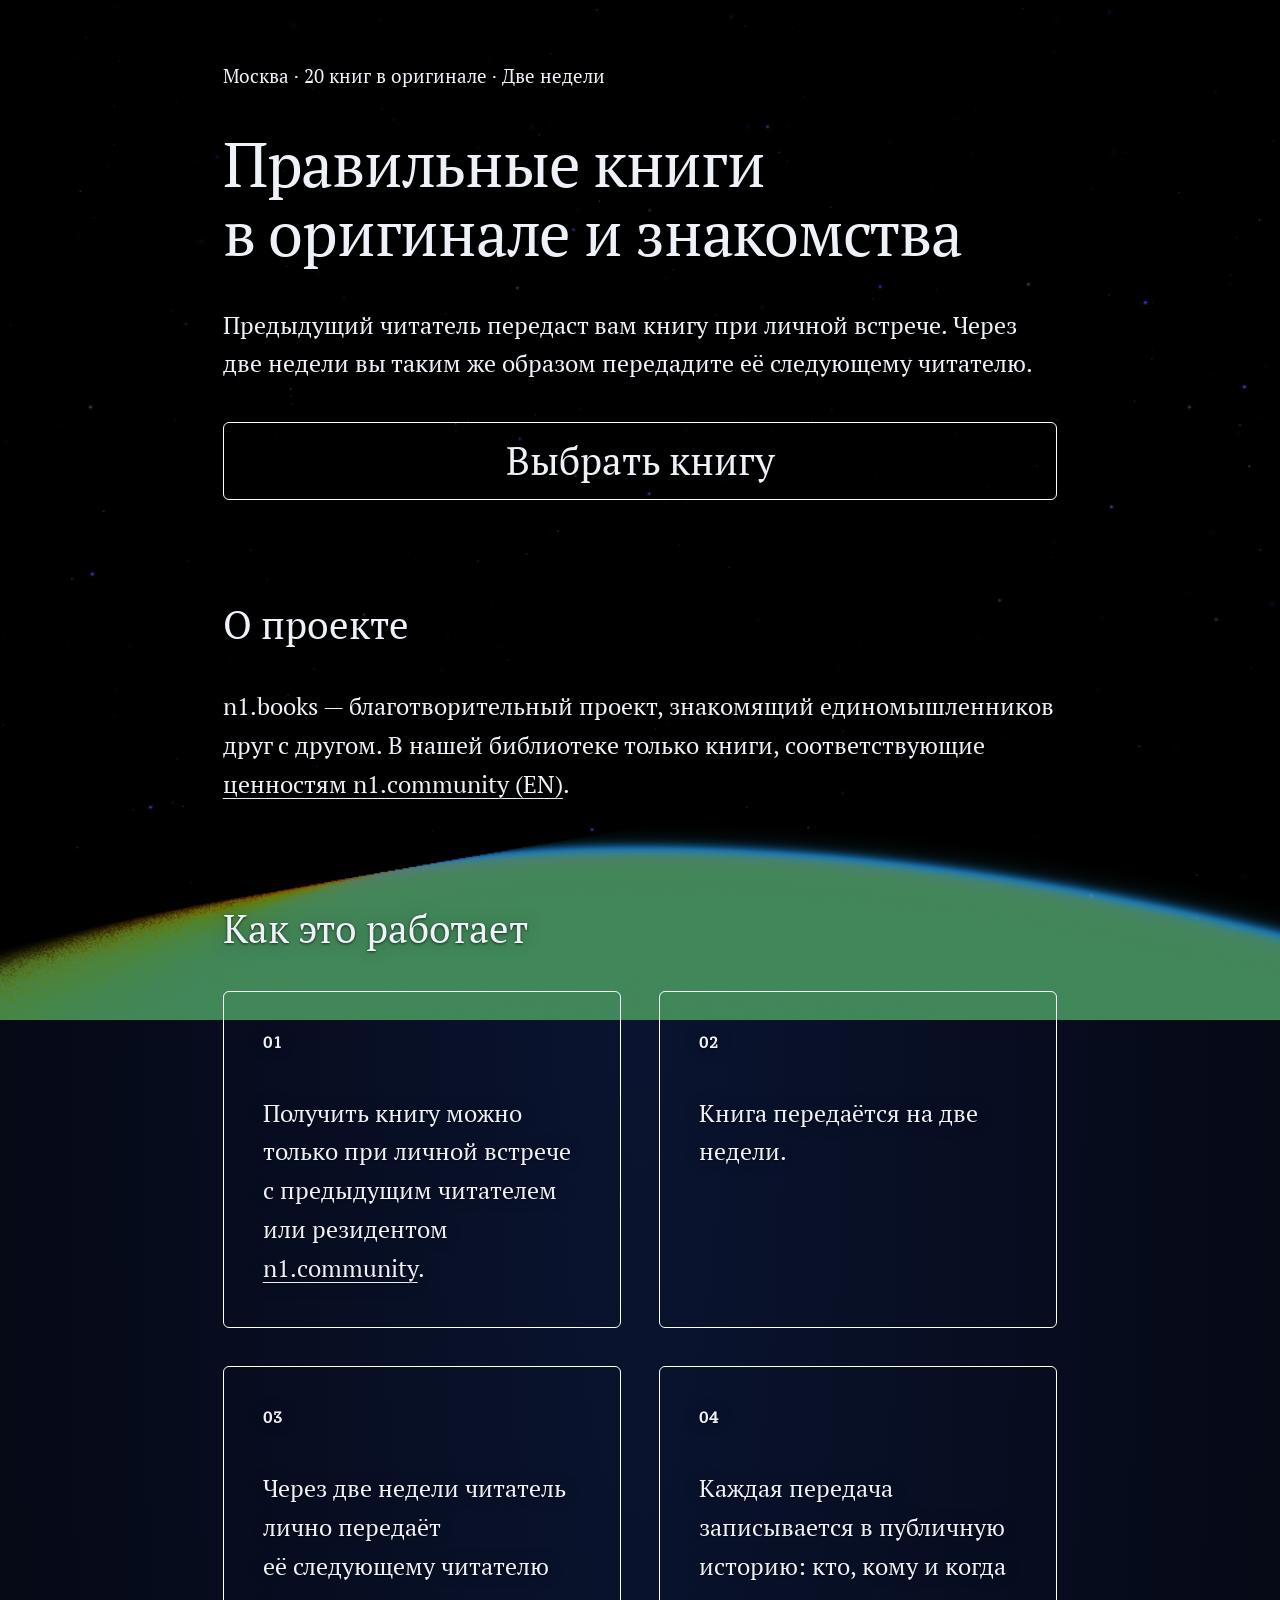
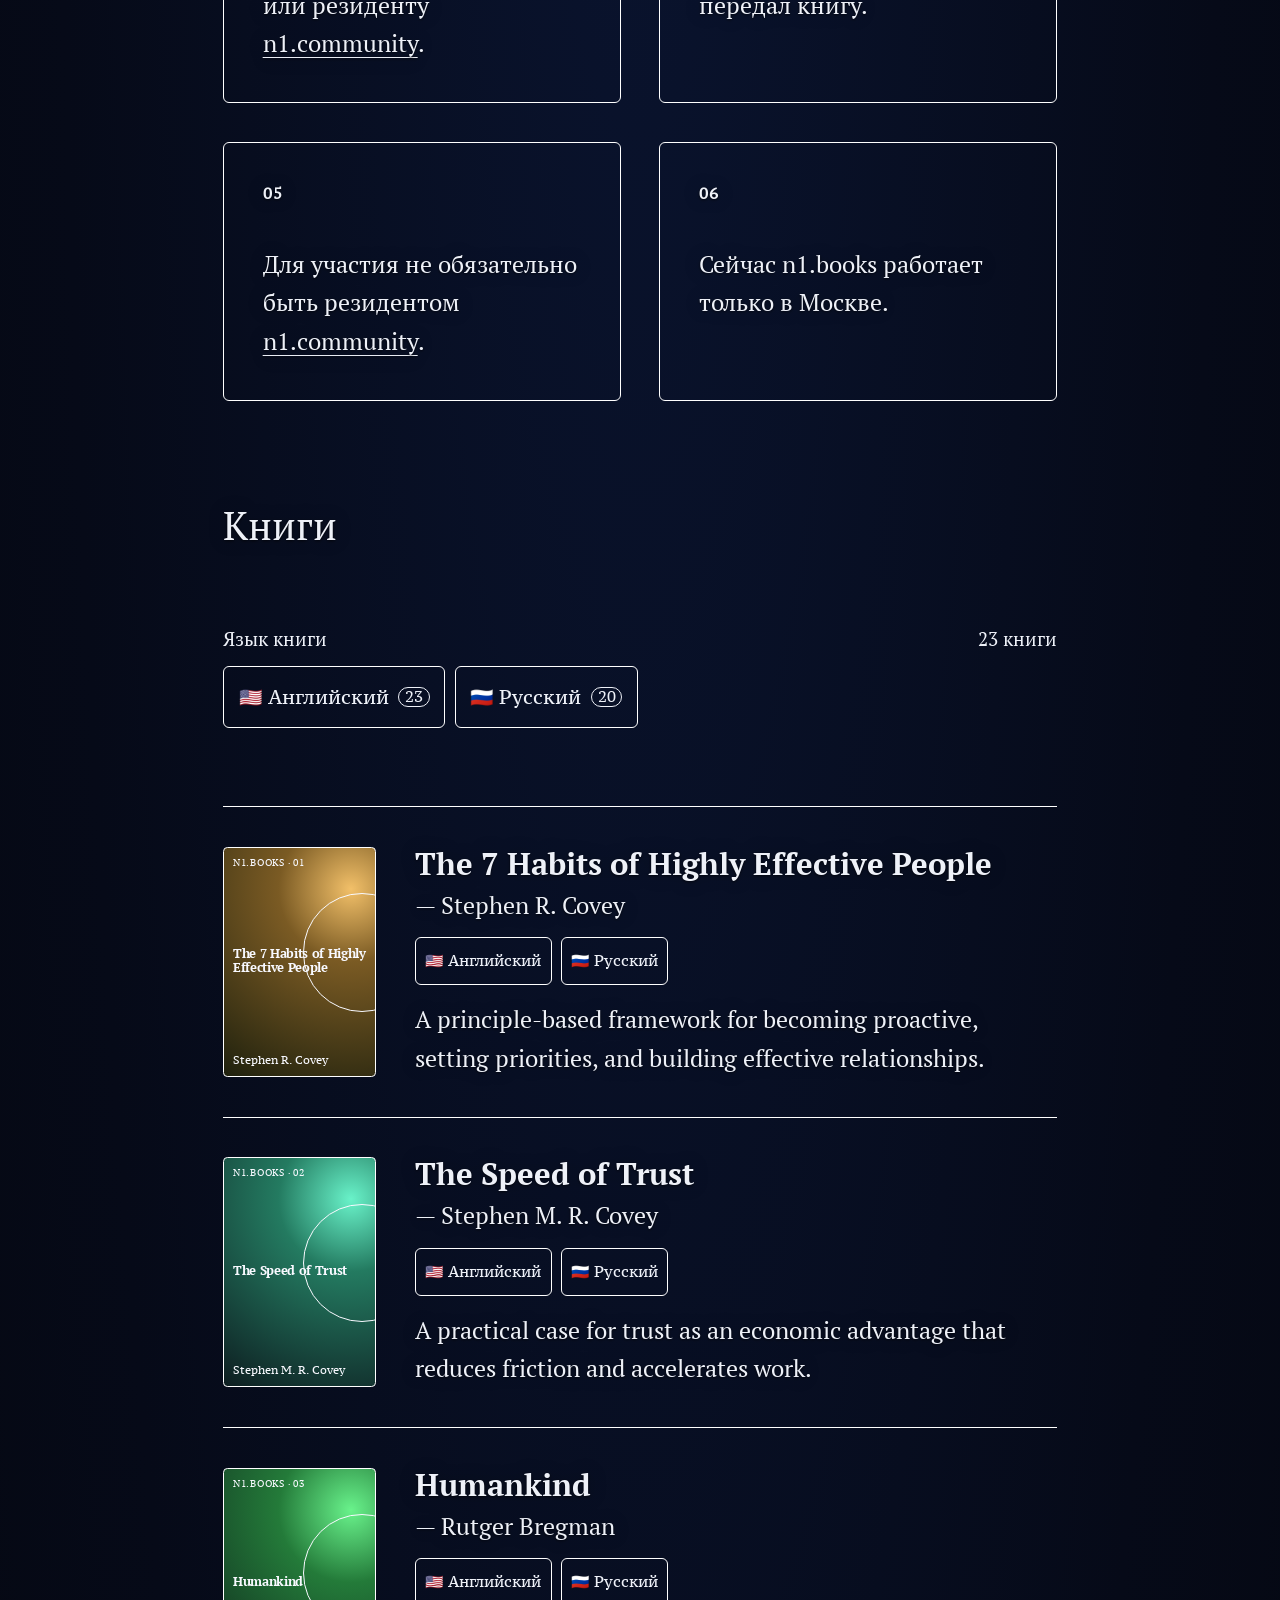
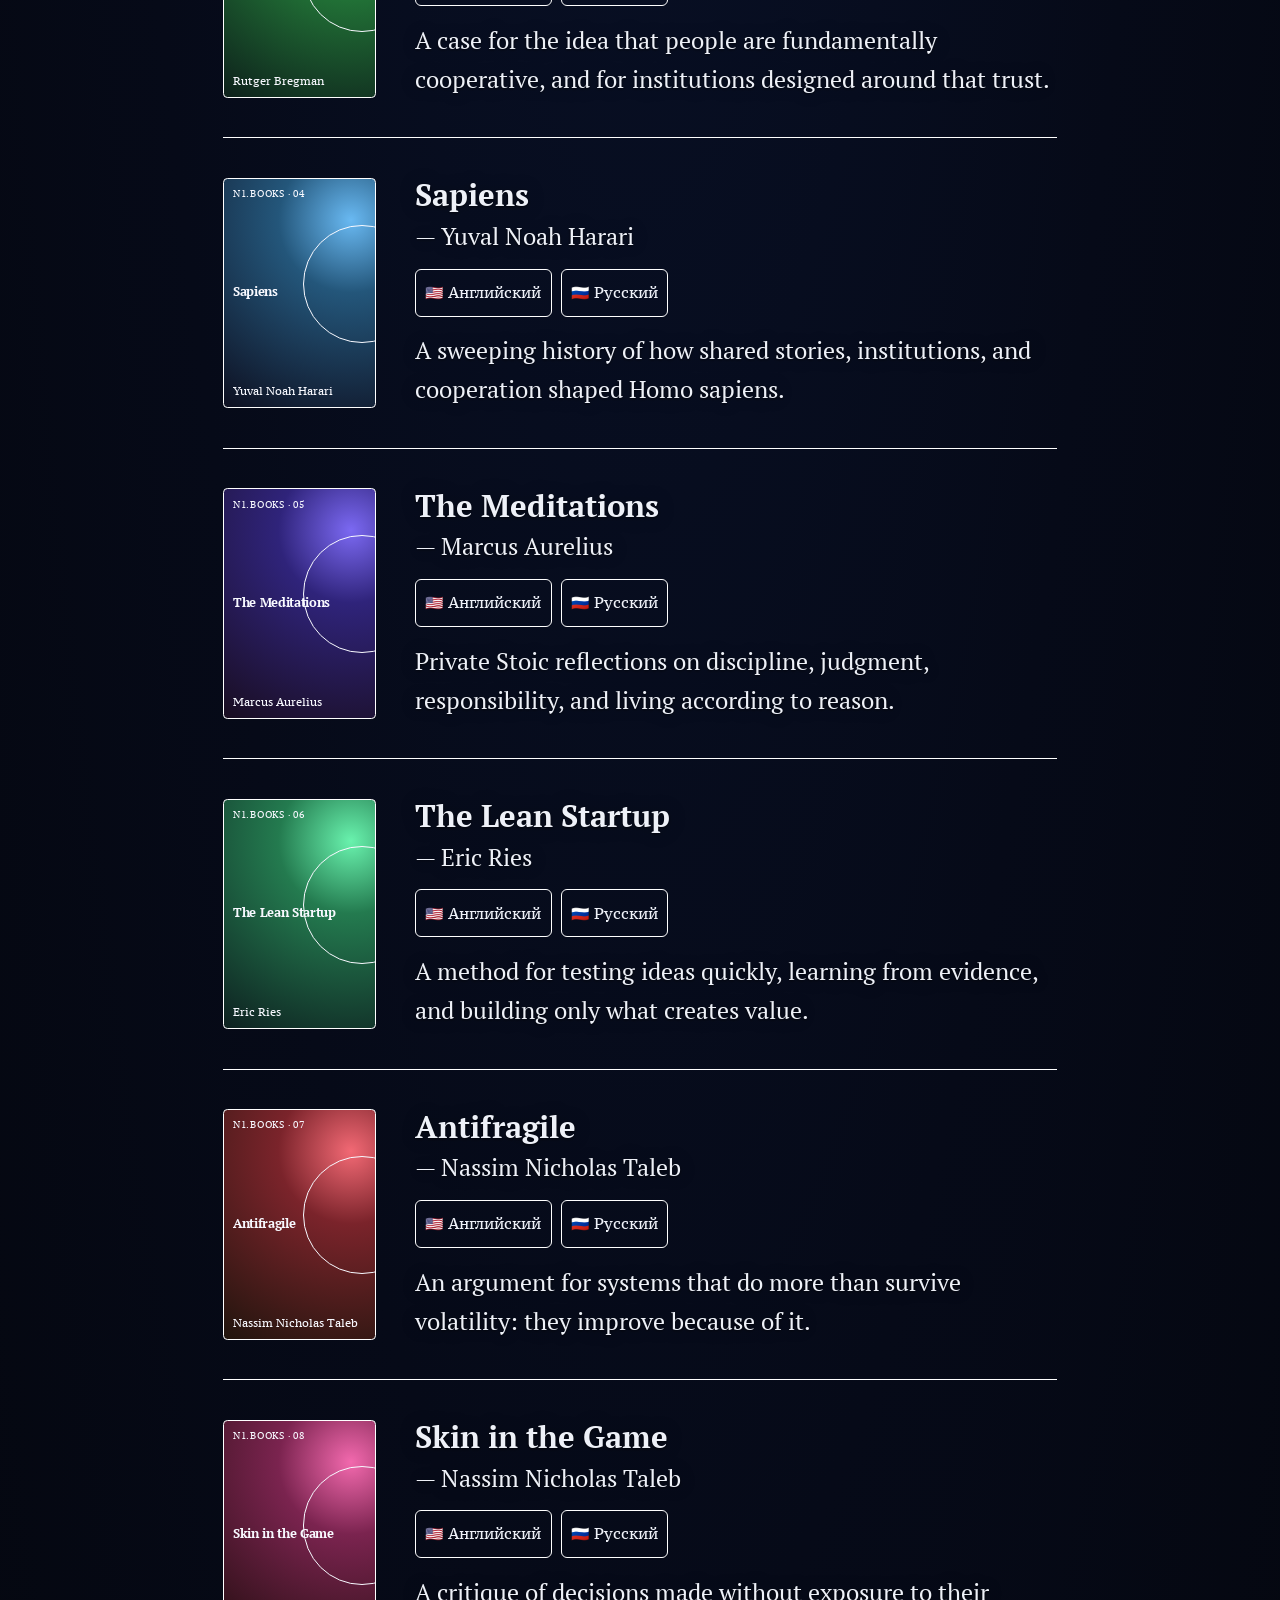
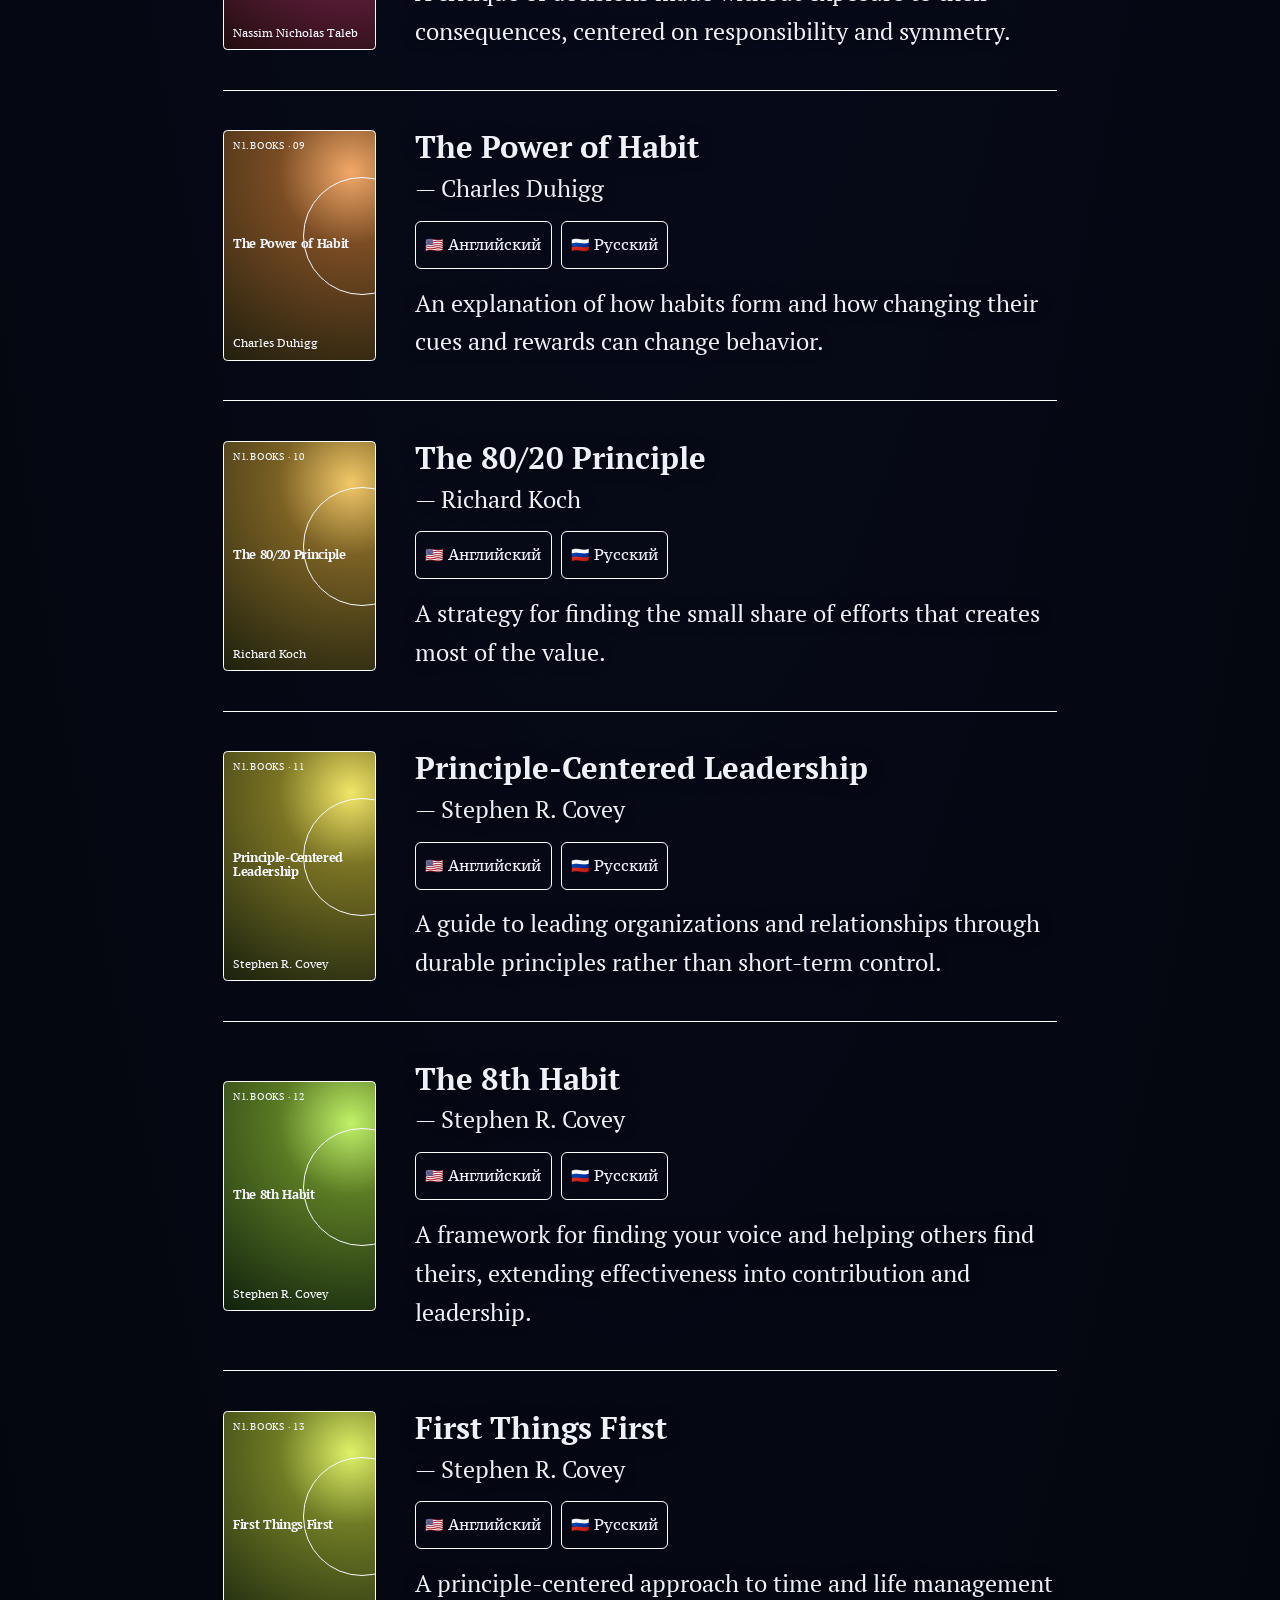
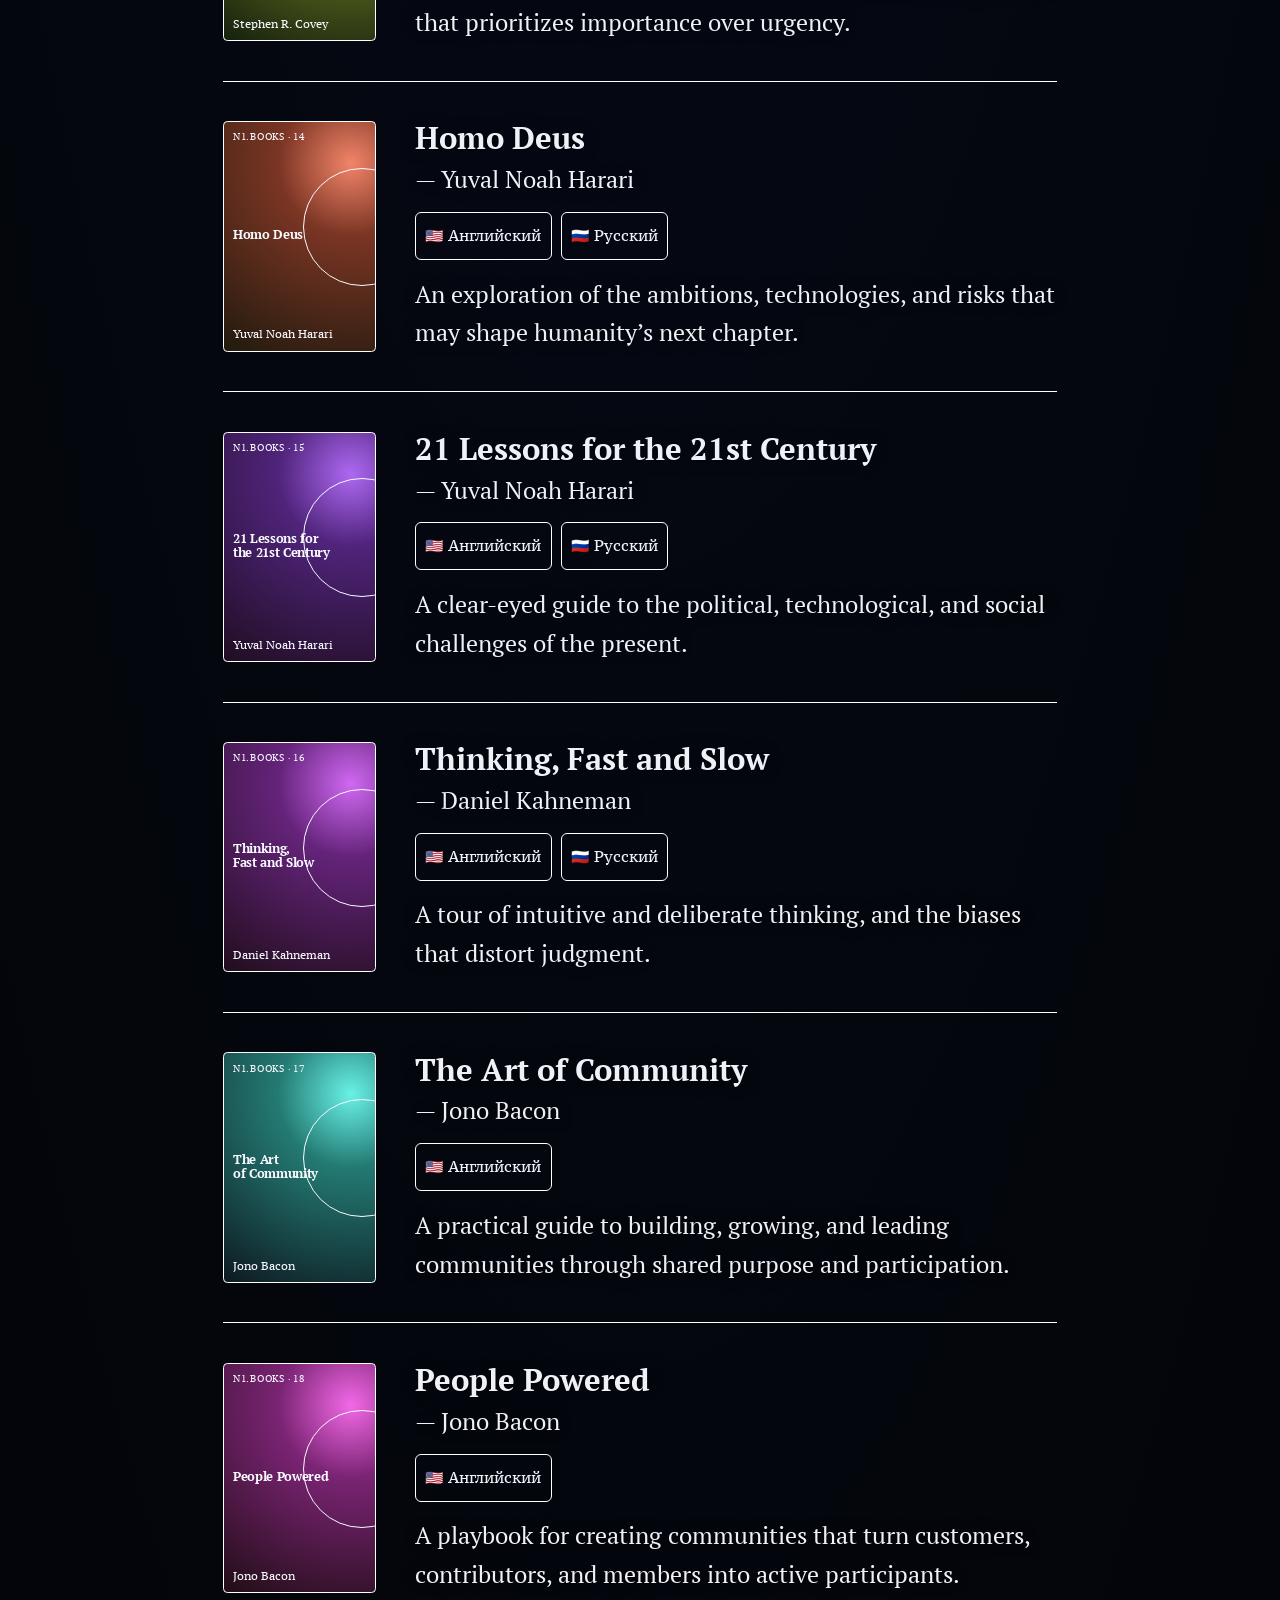
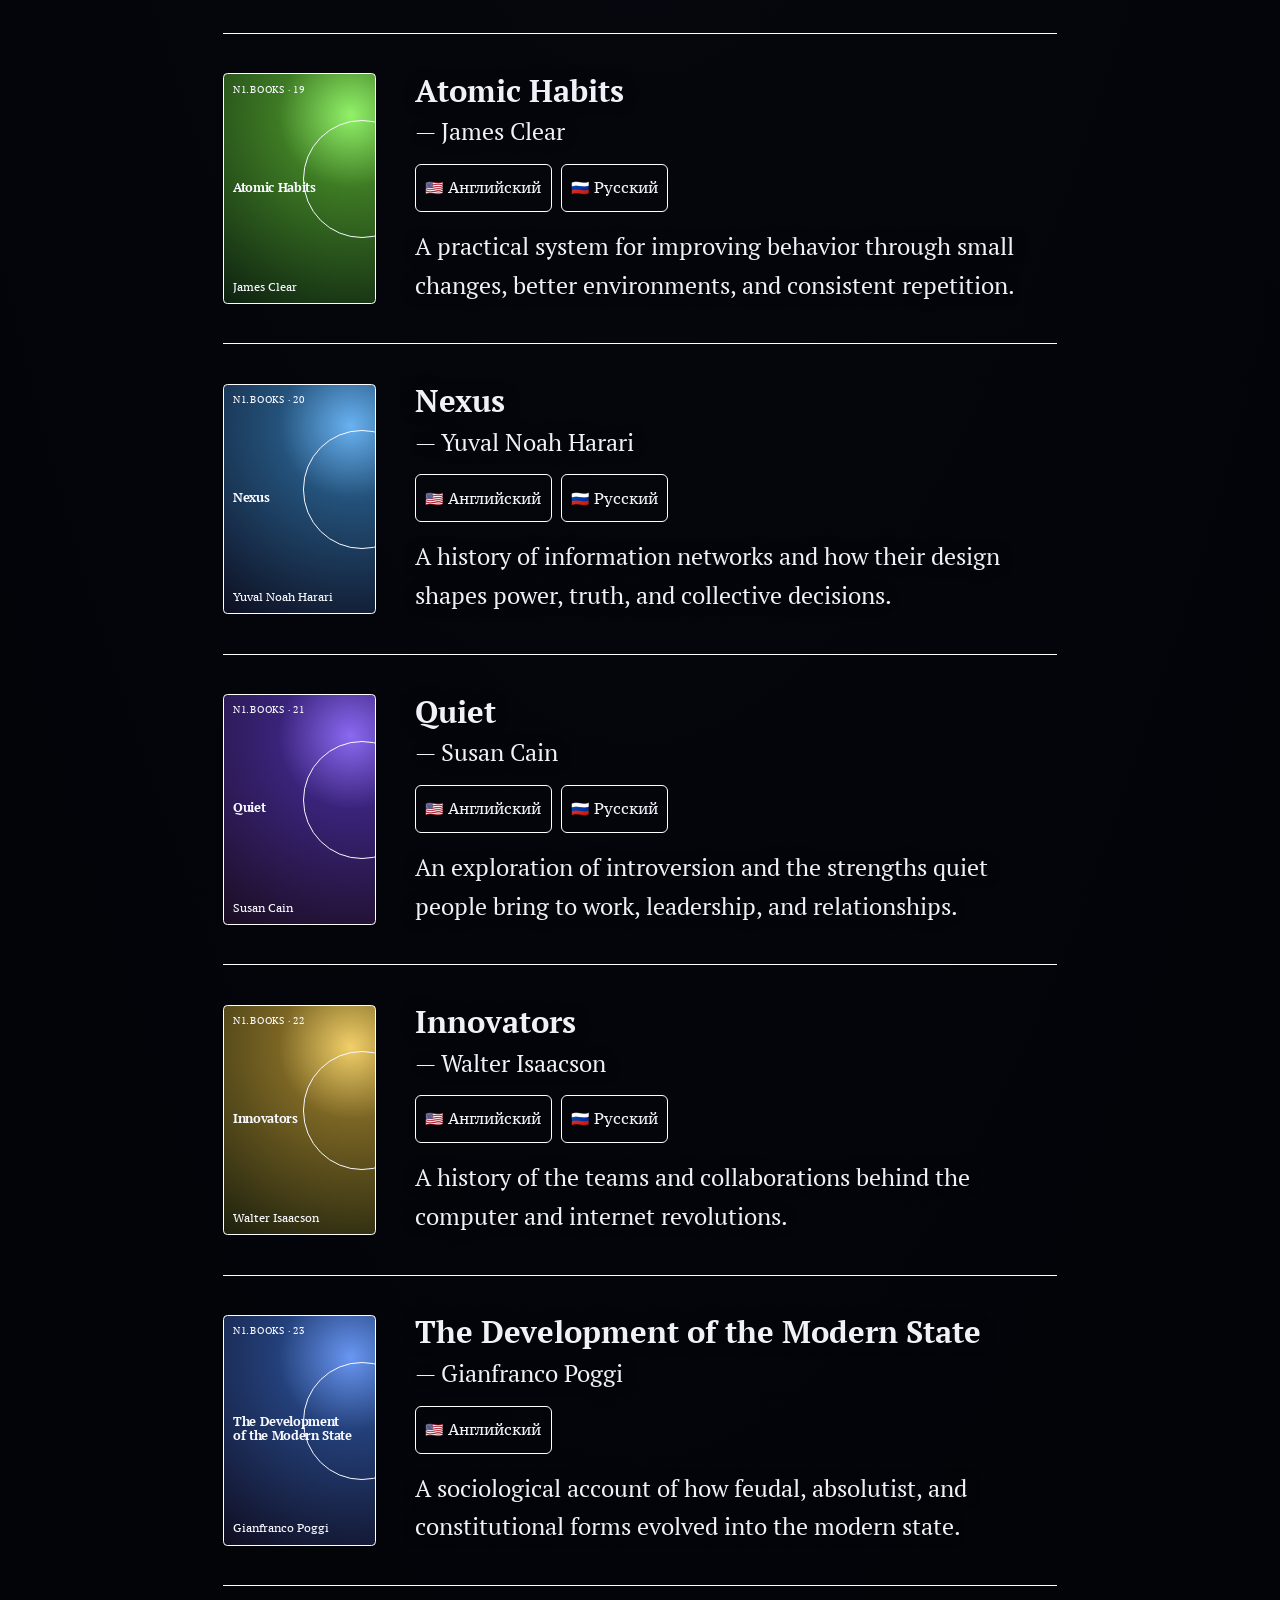
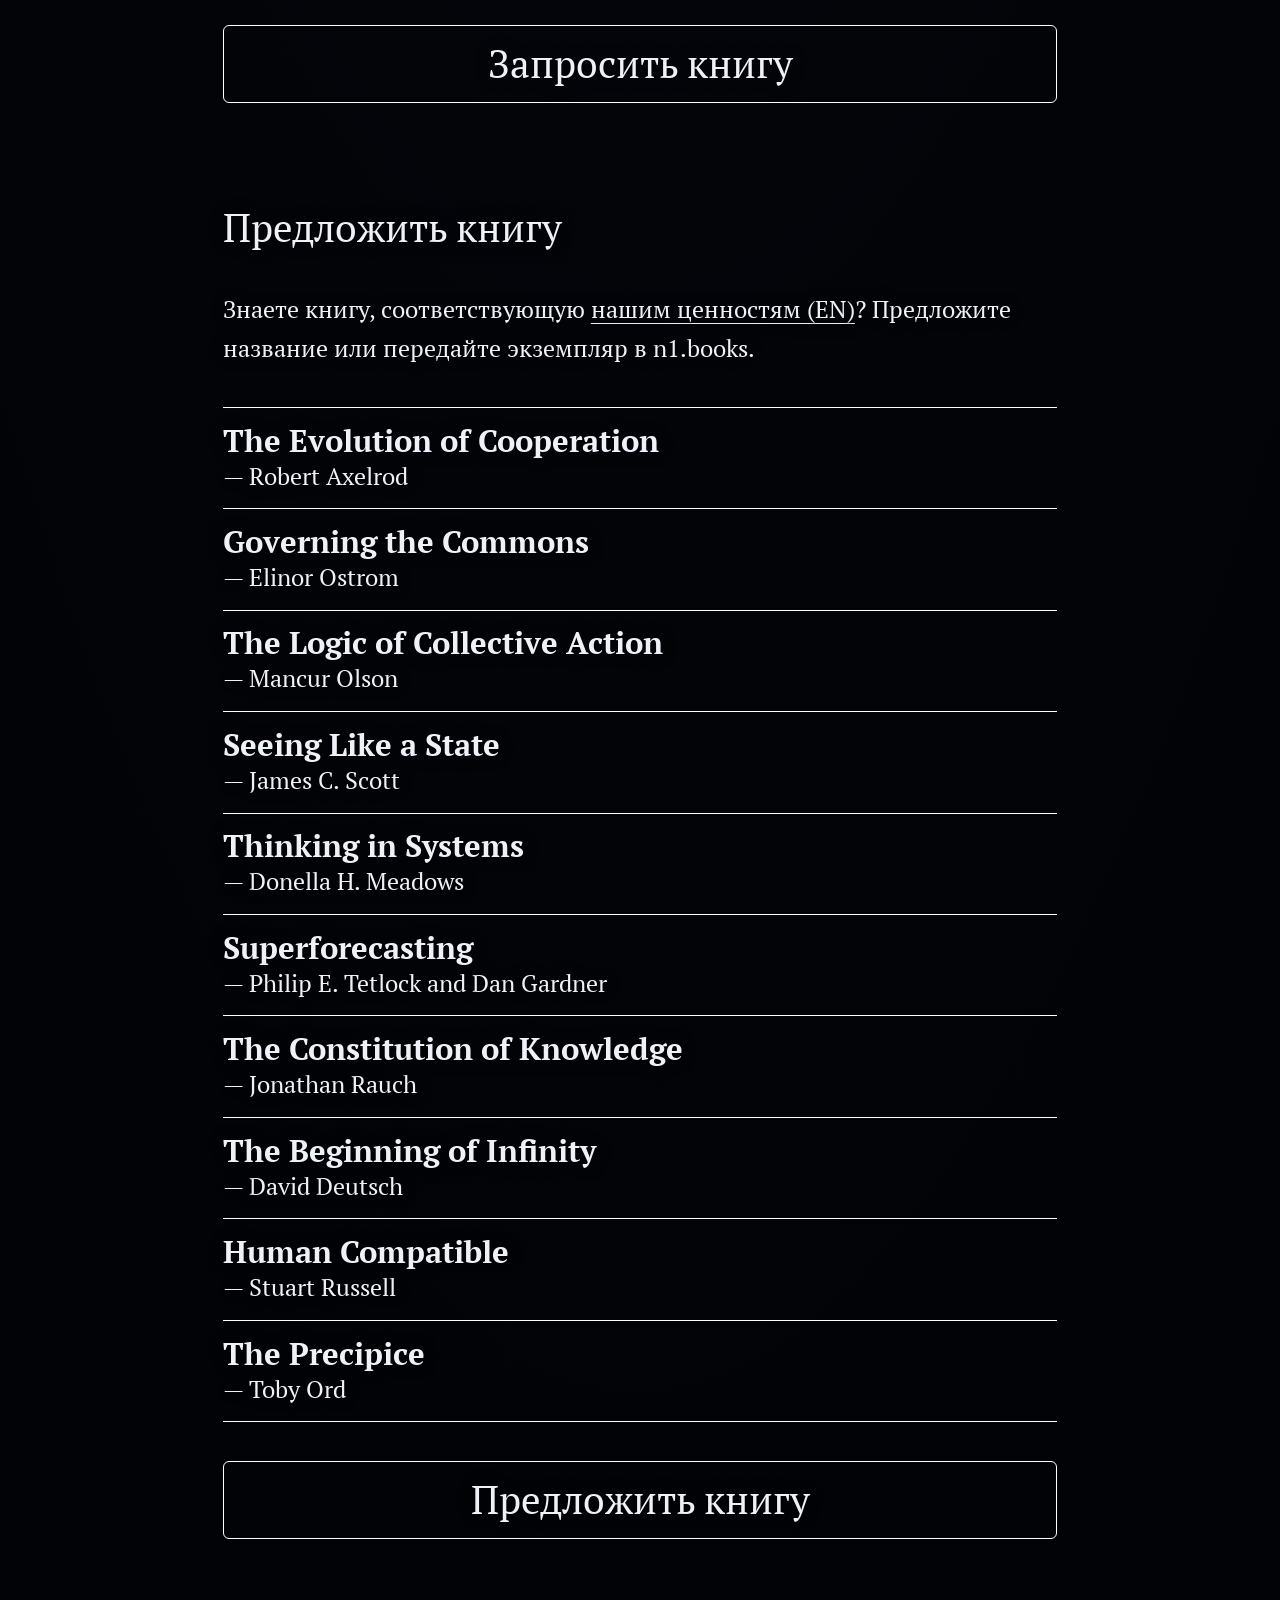
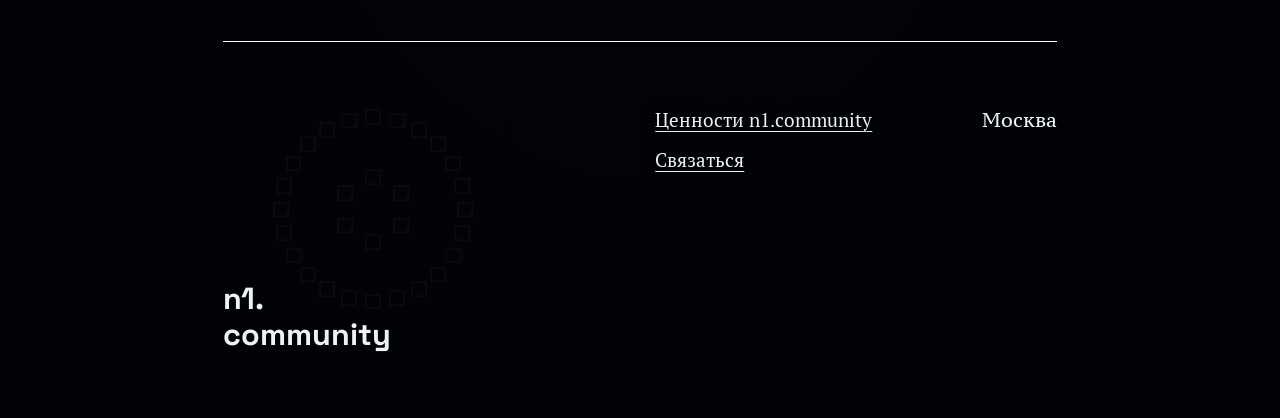
<file: books/ru/index.html>
<!DOCTYPE html>
<html lang="ru">
<head>
  <meta charset="UTF-8">
  <meta name="viewport" content="width=device-width, initial-scale=1.0">
  <title>n1.books — Книги и&nbsp;знакомства</title>
  <meta name="description" content="Отобранная коллекция книг, которая помогает близким по духу людям знакомиться через личную передачу книг в Москве.">
  <meta name="keywords" content="n1, community, cooperation, win-win, coordination, humanity, mission-driven">
  <meta name="author" content="n1.community">
  <meta name="robots" content="index, follow, max-image-preview:large">
  <link rel="canonical" href="https://n1.community/books/ru/">

  <!-- Open Graph -->
  <meta property="og:type" content="website">
  <meta property="og:url" content="https://n1.community/books/ru/">
  <meta property="og:title" content="n1.books — Книги и знакомства">
  <meta property="og:description" content="Отобранная коллекция книг, которая помогает близким по духу людям знакомиться через личную передачу книг в Москве.">
  <meta property="og:image" content="https://n1.community/web-app-manifest-512x512.png">
  <meta property="og:site_name" content="n1.community">
  <meta property="og:locale" content="ru_RU">

  <!-- Twitter Card -->
  <meta name="twitter:card" content="summary">
  <meta name="twitter:title" content="n1.books — Книги и знакомства">
  <meta name="twitter:description" content="Отобранная коллекция книг, которая помогает близким по духу людям знакомиться через личную передачу книг в Москве.">
  <meta name="twitter:image" content="https://n1.community/web-app-manifest-512x512.png">

  <link rel="icon" type="image/png" href="/favicon-96x96.png" sizes="96x96" />
  <link rel="icon" type="image/svg+xml" href="/favicon.svg" />
  <link rel="shortcut icon" href="/favicon.ico" />
  <link rel="apple-touch-icon" sizes="180x180" href="/apple-touch-icon.png" />
  <meta name="apple-mobile-web-app-title" content="n1" />
  <meta name="theme-color" content="#04060c">
  <link rel="manifest" href="/site.webmanifest" />
  <link rel="stylesheet" href="/static/style.css">
  <link rel="preconnect" href="https://fonts.googleapis.com">
  <link rel="preconnect" href="https://fonts.gstatic.com" crossorigin>
  <link rel="stylesheet" href="https://fonts.googleapis.com/css2?family=PT+Serif:ital,wght@0,400;0,700;1,400;1,700&amp;family=PT+Serif+Caption:ital@0;1&amp;display=swap">
  <style>
    @font-face {
      font-family: 'Playfair';
      src: url('/static/fonts/Playfair/Playfair-VariableFont_opsz,wdth,wght.ttf') format('truetype');
      font-weight: 300 900;
      font-style: normal;
      font-display: swap;
    }
    @font-face {
      font-family: 'Playfair';
      src: url('/static/fonts/Playfair/Playfair-Italic-VariableFont_opsz,wdth,wght.ttf') format('truetype');
      font-weight: 300 900;
      font-style: italic;
      font-display: swap;
    }
    @font-face {
      font-family: 'Playfair Display';
      src: url('/static/fonts/Playfair_Display/PlayfairDisplay-VariableFont_wght.ttf') format('truetype');
      font-weight: 400 900;
      font-style: normal;
      font-display: swap;
    }
    @font-face {
      font-family: 'Playfair Display';
      src: url('/static/fonts/Playfair_Display/PlayfairDisplay-Italic-VariableFont_wght.ttf') format('truetype');
      font-weight: 400 900;
      font-style: italic;
      font-display: swap;
    }
    @font-face {
      font-family: 'Space Grotesk';
      src: url('/static/fonts/Space_Grotesk/SpaceGrotesk-VariableFont_wght.ttf') format('truetype');
      font-weight: 300 700;
      font-style: normal;
      font-display: swap;
    }
    /* ─── Theme: a journey from deep space to heaven ─── */
    /* One scalar — --lp (light progress, 0..1) — drives the whole palette. It
       starts at 0 (the original deep-space dark) and is eased to 1 by scroll
       once the "future" section is behind you, turning the world into a
       luminous white heaven. Every token is the SAME perceptual (oklab) mix
       between its dark endpoint and its light endpoint, so there is exactly one
       source of truth and the transition stays even across hue and lightness. */
    @property --lp {
      syntax: '<number>';
      inherits: true;
      initial-value: 0;
    }
    :root {
      --lp: 0;                         /* set by JS on scroll (smoothed in rAF) */
      --m: calc(var(--lp) * 100%);     /* the mix amount, reused everywhere */
      --font-body: 'Playfair', serif;
      --font-display: 'Playfair Display', serif;
      --font-sans: 'Space Grotesk', sans-serif;
      --font-size-hero: 2.618rem;
      --font-size-heading: 1.618rem;
      --font-size-subheading: 1.272rem;
      --font-size-body: 1rem;
      --font-size-small: 0.786rem;
      --font-size-caption: 0.618rem;
      --font-size-micro: 0.382rem;

      --bg:          color-mix(in oklab, #04060c,             #ffffff             var(--m));
      --fg:          color-mix(in oklab, #eef1f8,             #0a0e1a             var(--m));
      --muted:       color-mix(in oklab, rgba(238,241,248,0.72), rgba(10,14,26,0.60) var(--m));
      --panel:       color-mix(in oklab, rgba(10,14,26,0.52),  rgba(245,247,252,0.72) var(--m));
      --panel-solid: color-mix(in oklab, #0c1018,             #f2f4f9             var(--m));
      --line:        color-mix(in oklab, rgba(238,241,248,0.22), rgba(10,14,26,0.20) var(--m));
      --line-strong: color-mix(in oklab, rgba(238,241,248,0.55), rgba(10,14,26,0.45) var(--m));
      --outline:     color-mix(in oklab, #ffffff,             #0a0e1a             var(--m));
      --accent:      color-mix(in oklab, #eef1f8,             #0a0e1a             var(--m));
      --glow:        color-mix(in oklab, rgba(238,241,248,0.45), rgba(10,14,26,0.40) var(--m));
      color-scheme: light dark;
    }

    /* ─── Reset ─── */
    * { margin: 0; padding: 0; box-sizing: border-box; }
    ::selection { background: var(--fg); color: var(--bg); text-shadow: none; }

    /* ─── Fixed, always-interactive planet background ─── */
    /* Static deep-space gradient: the fallback if WebGL is unavailable; the
       canvas paints over it when the shader runs. */
    html {
      font-size: 24px;
      scroll-behavior: smooth;
      overscroll-behavior: none;
      background:
        radial-gradient(120% 90% at 50% 8%,
          color-mix(in oklab, #0a1430, #ffffff var(--m)) 0%,
          color-mix(in oklab, #060a18, #eef3fc var(--m)) 38%,
          color-mix(in oklab, #04060c, #e3ebf7 var(--m)) 70%,
          color-mix(in oklab, #020306, #dae4f4 var(--m)) 100%);
    }
    /* Clip container. CSS height is the largest stable viewport (lvh) as the
       fallback when JS/visualViewport is unavailable. On mobile, pinSky() (see
       JS) makes the wrap slightly oversized at the BOTTOM so a stale vv.height
       mid-scroll (Chrome-Android bar hiding) can never leave a gap. That is safe
       and adds NO scrollable area: position:fixed never contributes to
       scrollHeight, overflow:hidden clips the overscan so it can't be panned
       into view, and overscroll-behavior:none kills rubber-band reveal (the old
       bug, when the canvas itself was oversized + fixed). */
    #sky-wrap {
      position: fixed;
      top: 0;
      left: 0;
      width: 100%;
      height: 100vh;
      height: 100lvh;
      z-index: -1;
      overflow: hidden;
      pointer-events: none;
    }
    /* Canvas overscans INSIDE the clip — fills the edges with margin so there is
       never a gap during a bar transition, but the overflow is clipped, not
       scrollable. */
    #sky-bg {
      position: absolute;
      top: -10%;
      left: 0;
      width: 100%;
      height: 120%;
      display: block;
      border: 0;
    }
    @media (prefers-reduced-motion: reduce) {
      #sky-wrap { display: none; }
    }

    /* ─── Base ─── */
    body {
      font-family: var(--font-body);
      font-size: var(--font-size-body);
      color: var(--fg);
      background: transparent;
      line-height: 1.618;
      overflow-wrap: break-word;
      /* dark text needs a light halo; light text a dark one — transition both */
      text-shadow:
        0 1px 3px color-mix(in srgb, rgba(0,0,0,0.66), rgba(255,255,255,0.85) var(--m)),
        0 0 18px color-mix(in srgb, rgba(0,0,0,0.25), rgba(255,255,255,0.55) var(--m));
      -webkit-font-smoothing: antialiased;
      -moz-osx-font-smoothing: grayscale;
      font-feature-settings: "liga" 1, "kern" 1;
    }

    /* ─── Typography ─── */
    h1, h2, h3, h4, h5, h6, .subtitle, .callout, .card-title {
      font-family: var(--font-display);
      line-height: 1.2;
      text-wrap: balance;
      text-rendering: optimizeLegibility;
    }
    h1 {
      font-size: var(--font-size-hero);
      line-height: 1.1;
      letter-spacing: -0.02em;
      margin-bottom: 1.618rem;
    }
    h2 {
      font-size: var(--font-size-heading);
      margin-bottom: 1.618rem;
    }
    h3 {
      font-size: var(--font-size-subheading);
      margin-top: 2.618rem;
      margin-bottom: 0.618rem;
    }
    h4 {
      margin-top: 0.618rem;
      margin-bottom: 0.382rem;
    }
    .subtitle {
      font-size: var(--font-size-heading);
      margin-bottom: 1.618rem;
    }
    .callout {
      font-size: var(--font-size-subheading);
      margin-bottom: 1.618rem;
    }
    .text-sm {
      font-size: var(--font-size-small);
    }
    .tooltip {
      position: relative;
      cursor: help;
      border-bottom: 1px dotted currentColor;
      display: inline-block;
    }
    .tooltip::after {
      content: attr(data-tip);
      position: absolute;
      left: var(--tt-left, 0px);
      top: 100%;
      margin-top: 0.4em;
      background: var(--panel-solid);
      color: var(--fg);
      border: 1px solid var(--line);
      font-size: 0.618rem;
      line-height: 1.4;
      padding: 0.4em 0.7em;
      border-radius: 0.25em;
      width: max-content;
      max-width: 200px;
      white-space: normal;
      opacity: 0;
      pointer-events: none;
      transition: opacity 0.2s ease;
      z-index: 10;
    }
    .tooltip:hover::after,
    .tooltip:focus::after {
      opacity: 1;
    }

    /* ─── Links ─── */
    article a:not(.btn-scroll) {
      color: var(--fg);
      text-decoration: underline;
      text-decoration-thickness: 1px;
      text-underline-offset: 0.2em;
      text-decoration-skip-ink: auto;
      transition: text-decoration-thickness 0.2s ease, text-underline-offset 0.2s ease;
    }
    article a:not(.btn-scroll):hover {
      opacity: 0.7;
    }
    article a:not(.btn-scroll):focus-visible {
      outline: 1px solid var(--fg);
      outline-offset: 0.15em;
    }

    /* ─── Layout ─── */
    article {
      max-width: 38em;
      margin: 0 auto;
      padding: 2.618rem 1.618rem;
    }
    .hero-logotype {
      margin-top: 2.618rem;
      margin-bottom: 4.236rem;
      display: inline-block;
    }
    .section-logotype {
      margin-top: 4.236rem;
      margin-bottom: 0;
      display: inline-block;
    }
    .logo-top {
      display: flex;
      align-items: flex-end;
      gap: 0.236rem;
    }
    .logo-n1 {
      font-family: var(--font-sans);
      font-weight: 700;
      font-size: var(--font-size-subheading);
      line-height: 1;
      letter-spacing: -0.02em;
    }
    .logo-circle {
      position: relative;
      width: 8.718rem;
      height: 8.718rem;
      flex-shrink: 0;
    }
    .logo-ring {
      position: absolute;
      inset: 0;
    }
    .logo-ring-outer {
      animation: spin 60s linear infinite;
    }
    .logo-ring-inner {
      animation: spin 37.083s linear infinite reverse;
    }
    @keyframes spin {
      to { transform: rotate(360deg); }
    }
    @keyframes breathe {
      0%, 100% { opacity: 0.12; transform: translate(-50%, -50%) rotate(0deg); }
      50% { opacity: 0.55; transform: translate(-50%, -50%) rotate(45deg); }
    }
    .logo-dot {
      position: absolute;
      width: 0.618rem;
      height: 0.618rem;
      background: transparent;
      border: 1px solid var(--line-strong);
      transform: translate(-50%, -50%);
      opacity: 0.12;
      animation: breathe 4.236s ease-in-out infinite;
    }
    .logo-community {
      font-family: var(--font-sans);
      font-weight: 700;
      font-size: var(--font-size-subheading);
      line-height: 1;
      display: block;
      margin-top: 0.236rem;
    }
    header {
      margin-bottom: 4.236rem;
    }
    section {
      margin-top: 4.236rem;
    }
    .two-col,
    .page-books #how-it-works > ol {
      display: grid;
      grid-template-columns: repeat(auto-fit, minmax(14rem, 1fr));
      gap: 1.618rem;
      align-items: stretch;
    }

    /* ─── Spacing (phi-derived) ─── */
    /* Fibonacci walked into a bar. 1, 1, 2, 3, 5 people were already there. */
    .mb-phi { margin-bottom: 1.618rem; }
    .mb-sm { margin-bottom: 0.618rem; }
    .mb-micro { margin-bottom: 0.382rem; }
    .mt-phi { margin-top: 1.618rem; }
    .mt-sm { margin-top: 0.618rem; }
    .mt-lg { margin-top: 2.618rem; }
    .mb-lg { margin-bottom: 2.618rem; }

    /* ─── Markdown content rhythm (semantic, classless) ─── */
    /* Component-emitted elements keep their utility classes; Markdown output is
       classless, so the golden-ratio rhythm rides on element + sibling selectors. */
    article p:not([class]),
    article ul:not([class]),
    article ol:not([class]),
    article .text-sm { margin-bottom: 1.618rem; }
    article ol:not([class]) { list-style: decimal inside; padding-left: 0; }
    article ol:not([class]) li::marker { font-weight: 700; }
    article ul:not([class]) { list-style: none; padding-left: 0; }
    article li { margin-bottom: 0.382rem; }
    article li:last-child { margin-bottom: 0; }
    article .callout > p { margin: 0; }
    article .text-sm > p:not([class]) { margin-bottom: 0.382rem; }
    article .text-sm > p:last-child { margin-bottom: 0; }
    section > :last-child,
    header > :last-child,
    .card > :last-child,
    .box > :last-child { margin-bottom: 0; }

    /* ─── Code & rules (long-form docs) ─── */
    /* Tailwind Preflight gives monospace but no surface; give inline code a quiet
       chip and fenced blocks a scrollable panel so long lines never overflow. */
    article :not(pre) > code {
      font-family: var(--font-sans);
      font-size: 0.786rem;
      padding: 0.1em 0.35em;
      border: 1px solid var(--line);
      border-radius: 0.2em;
      background: var(--panel);
    }
    article pre {
      font-size: 0.786rem;
      line-height: 1.618;
      padding: 0.618rem;
      margin-bottom: 1.618rem;
      border: 1px solid var(--line);
      border-radius: 0.25rem;
      background: var(--panel);
      overflow-x: auto;
    }
    article pre code {
      font-family: var(--font-sans);
      border: 0;
      padding: 0;
      background: none;
      white-space: pre;
    }
    article hr {
      border: 0;
      border-top: 1px solid var(--line);
      margin: 1.618rem 0;
    }

    /* ─── Tables (long-form docs) ─── */
    /* Markdown tables are classless; Preflight strips all chrome, so they
       inherit the loose body line-height with no padding or rules. Give them a
       tight, full-width grid: header underlined by --line-strong, rows split by
       --line, cells top-aligned with breathing room on the golden scale. */
    article table {
      width: 100%;
      border-collapse: collapse;
      font-size: 0.786rem;
      line-height: 1.4;
      margin-bottom: 1.618rem;
      text-wrap: pretty;
    }
    article thead th {
      text-align: left;
      font-weight: 700;
      padding: 0.382rem 0.618rem;
      border-bottom: 1px solid var(--line-strong);
    }
    article tbody th,
    article tbody td {
      vertical-align: top;
      text-align: left;
      padding: 0.382rem 0.618rem;
      border-bottom: 1px solid var(--line);
    }
    article tbody th {
      font-weight: 700;
      white-space: nowrap;
    }
    article tbody tr:last-child th,
    article tbody tr:last-child td { border-bottom: 0; }
    article th:first-child,
    article td:first-child { padding-left: 0; }
    article th:last-child,
    article td:last-child { padding-right: 0; }
    @media (max-width: 28em) {
      article table { font-size: 0.618rem; }
      article tbody th { white-space: normal; }
    }

    /* ─── Figures ─── */
    .fig-grid {
      display: grid;
      grid-template-columns: 1fr 1fr;
      gap: 1.618rem;
      margin: 1.618rem 0;
    }
    .fig {
      margin: 0;
    }
    .fig img {
      width: 100%;
      height: auto;
      display: block;
      border: 1px solid var(--line);
    }
    .fig figcaption {
      font-size: 0.786rem;
      margin-top: 0.236rem;
      line-height: 1.618;
    }
    @media (max-width: 28em) {
      .fig-grid {
        grid-template-columns: 1fr;
      }
    }

    /* ─── Components ─── */
    .card, .box, .cta-box,
    .page-books #how-it-works > ol > li {
      border: 1px solid var(--outline);
      padding: 1.618rem;
      background: transparent;
      border-radius: 0.25rem;
    }
    .card { transition: opacity 0.3s; }
    .card-title {
      font-size: 1.272rem;
      margin-bottom: 1.618rem;
    }
    .cta-box { margin-top: 4.236rem; }
    .plane-2d {
      display: flex;
      align-items: stretch;
      margin: 1.618rem 0;
      gap: 0.382rem;
      max-width: 65vw;
    }
    .plane-y-label {
      writing-mode: vertical-lr;
      transform: rotate(180deg);
      font-size: 0.786rem;
      text-align: center;
      white-space: nowrap;
    }
    .plane-canvas-wrap {
      flex: 1;
      display: flex;
      flex-direction: column;
      gap: 0.382rem;
    }
    .plane-canvas {
      position: relative;
      width: min(20rem, 100%);
      aspect-ratio: 1;
      border: 1px solid var(--outline);
      background: transparent;
      border-radius: 0.25rem;
      cursor: crosshair;
      touch-action: none;
      user-select: none;
      -webkit-user-select: none;
      overflow: hidden;
    }
    .plane-line-h, .plane-line-v {
      position: absolute;
      pointer-events: none;
      background: var(--line-strong);
    }
    .plane-line-h {
      left: 0;
      right: 0;
      height: 1px;
    }
    .plane-line-v {
      top: 0;
      bottom: 0;
      width: 1px;
    }
    .plane-point {
      position: absolute;
      width: 24px;
      height: 24px;
      border-radius: 50%;
      background: var(--fg);
      transform: translate(-50%, 50%);
      cursor: grab;
      touch-action: none;
      z-index: 1;
      transition: transform 0.3s cubic-bezier(0.34, 1.56, 0.64, 1);
      animation: pulse 2s ease-in-out infinite;
    }
    .plane-point:active, .plane-point.dragging {
      cursor: grabbing;
      transform: translate(-50%, 50%) scale(1.4);
      animation: none;
    }
    @keyframes pulse {
      0%, 100% { box-shadow: 0 0 0 0 var(--glow); }
      50% { box-shadow: 0 0 0 12px transparent; }
    }
    .plane-x-label {
      font-size: 0.786rem;
      text-align: center;
    }
    .plane-hint {
      position: absolute;
      left: 30%;
      bottom: 15%;
      transform: translate(1rem, -0.5rem);
      font-size: 0.786rem;
      color: var(--muted);
      white-space: nowrap;
      pointer-events: none;
      z-index: 2;
      transition: opacity 0.3s;
    }
    .plane-hint.hidden {
      opacity: 0;
    }

    /* ─── Timeline ─── */
    .dot, .milestone {
      font-size: 0.382rem;
      line-height: 1.1;
      margin: 0;
      padding: 0;
    }
    .dot-year {
      font-size: 0.618rem;
      opacity: 0.30;
    }
    .milestone {
      font-size: 0.786rem;
      line-height: 1.618;
      padding: 0.236rem 0;
    }

    /* ─── Controls ─── */
    .btn-scroll {
      display: block;
      margin-top: 1.618rem;
      padding: 0.618rem 1.618rem;
      border: 1px solid var(--outline);
      text-align: center;
      text-decoration: none;
      color: var(--fg);
      font-size: var(--font-size-heading);
      line-height: 1.2;
      background: transparent;
      border-radius: 0.25rem;
    }
    /* Transition only on hover so the per-frame --fg/--bg theme shift does not
       re-trigger a color/background transition on every scroll frame. */
    .btn-scroll:hover {
      background: var(--fg);
      color: var(--bg);
      text-shadow: none;
      transition: background 0.2s, color 0.2s;
    }
    .btn-scroll:focus-visible {
      outline: 1px solid var(--fg);
      outline-offset: 0.382rem;
    }
    .btn-scroll:active {
      opacity: 0.8;
    }

    /* ─── n1.books ─── */
    /* The books page uses the same type, borders, spacing and living backdrop as
       the rest of the site. Its few color accents belong to the covers — the
       content and controls continue to use the shared theme tokens above. */
    .page-books {
      --font-body: 'PT Serif', serif;
      --font-display: 'PT Serif', serif;
      --font-sans: 'PT Serif Caption', serif;
    }
    .page-books section {
      scroll-margin-top: 1.618rem;
    }
    .page-books #how-it-works > ol {
      margin-top: 0;
      padding: 0;
      list-style: none;
      counter-reset: books-step;
    }
    .page-books #how-it-works > ol > li {
      position: relative;
      margin: 0;
      counter-increment: books-step;
    }
    .page-books #how-it-works > ol > li::before {
      content: counter(books-step, decimal-leading-zero);
      display: block;
      margin-bottom: 1.618rem;
      font-family: var(--font-sans);
      font-size: var(--font-size-caption);
      font-weight: 700;
      letter-spacing: 0.08em;
      color: var(--fg);
    }
    .book-list {
      margin: 0;
      padding: 0;
      border-top: 1px solid var(--outline);
      list-style: none;
    }
    .page-books .book-list-link {
      display: grid;
      grid-template-columns: clamp(6rem, 12vw, 8rem) minmax(0, 1fr);
      align-items: center;
      gap: 1.618rem;
      padding: 1.618rem 0;
      color: var(--fg);
      font-size: var(--font-size-body);
      line-height: 1.45;
      text-decoration: none;
    }
    .page-books .book-list-link:hover {
      opacity: 1;
    }
    .page-books .book-list-link:focus-visible {
      outline: 1px solid var(--fg);
      outline-offset: 0.236rem;
    }
    .book-language-filter {
      margin: 1.618rem 0;
      padding: 1.618rem 0;
      text-shadow: none;
    }
    .book-language-filter-heading {
      display: flex;
      align-items: baseline;
      justify-content: space-between;
      gap: 0.618rem;
      margin-bottom: 0.618rem;
      color: var(--fg);
      font-size: var(--font-size-small);
      line-height: 1.3;
    }
    .book-language-filter-status {
      color: inherit;
      font: inherit;
      white-space: nowrap;
    }
    .book-language-filter-controls {
      display: flex;
      flex-wrap: wrap;
      gap: 0.382rem;
    }
    .book-language-toggle,
    .book-language-chip {
      display: inline-flex;
      align-items: center;
      justify-content: center;
      gap: 0.382rem;
      border: 1px solid var(--outline);
      border-radius: 0.25rem;
      font-family: var(--font-sans);
      line-height: 1.2;
      text-shadow: none;
      white-space: nowrap;
    }
    .book-language-toggle {
      appearance: none;
      min-height: 2.6rem;
      padding: 0.382rem 0.618rem;
      background: transparent;
      color: var(--fg);
      font-size: var(--font-size-small);
      cursor: pointer;
      opacity: 0.45;
    }
    .book-language-toggle:hover {
      border-color: var(--fg);
    }
    .book-language-toggle[aria-pressed='true'] {
      opacity: 1;
    }
    .book-language-toggle:focus-visible {
      outline: 1px solid var(--fg);
      outline-offset: 0.236rem;
    }
    .book-language-toggle-count {
      min-width: 1.6em;
      padding: 0.12em 0.4em;
      border: 1px solid currentColor;
      border-radius: 999px;
      font-size: var(--font-size-caption);
      line-height: 1;
    }
    .book-language-chips {
      display: flex;
      flex-wrap: wrap;
      gap: 0.382rem;
      margin-top: 0.618rem;
    }
    .book-language-chip {
      min-height: 2rem;
      padding: 0.236rem 0.382rem;
      color: var(--fg);
      background: transparent;
      font-size: var(--font-size-caption);
    }
    .book-list > li[hidden] {
      display: none;
    }
    .book-list-cover {
      position: relative;
      display: flex;
      flex-direction: column;
      width: 100%;
      aspect-ratio: 2 / 3;
      padding: 0.382rem;
      border: 1px solid var(--outline);
      border-radius: 0.18rem;
      color: #f8f9ff;
      background: radial-gradient(
        circle at 84% 18%,
        hsl(var(--book-hue) 84% 68%) 0%,
        hsl(var(--book-hue) 55% 31%) 32%,
        hsl(calc(var(--book-hue) + 28) 42% 9%) 100%
      );
      overflow: hidden;
      isolation: isolate;
      text-shadow: none;
    }
    .book-list-cover::before {
      content: '';
      position: absolute;
      top: 20%;
      right: -30%;
      width: 78%;
      aspect-ratio: 1;
      border: 1px solid currentColor;
      border-radius: 50%;
      z-index: -1;
    }
    .book-cover-series,
    .book-cover-title,
    .book-cover-author { position: relative; z-index: 1; }
    .book-cover-series {
      font-family: var(--font-sans);
      font-size: var(--font-size-micro);
      font-weight: 520;
      letter-spacing: 0.08em;
      line-height: 1.2;
      text-transform: uppercase;
    }
    .book-cover-title {
      margin: auto 0;
      font-family: var(--font-display);
      font-size: clamp(0.56rem, 1vw, var(--font-size-small));
      font-weight: 680;
      letter-spacing: -0.025em;
      line-height: 1.04;
      text-wrap: balance;
    }
    .book-cover-author {
      font-family: var(--font-sans);
      font-size: clamp(0.45rem, 0.75vw, var(--font-size-caption));
      line-height: 1.2;
    }
    .book-list-copy { min-width: 0; }
    .book-list-author {
      display: block;
      margin-top: 0.236rem;
      color: var(--fg);
    }
    .book-list-description {
      display: block;
      margin-top: 0.618rem;
      font-size: var(--font-size-body);
      line-height: 1.618;
    }

    .page-books #suggest-a-book > ul {
      margin: 0 0 1.618rem;
      padding: 0;
      border-top: 1px solid var(--outline);
      list-style: none;
    }
    .book-list > li,
    .page-books #suggest-a-book > ul > li {
      margin: 0;
      border-bottom: 1px solid var(--outline);
    }
    .page-books #suggest-a-book > ul > li {
      padding: 0.618rem 0;
      font-size: var(--font-size-body);
      line-height: 1.45;
    }
    .book-list-link strong,
    .page-books #suggest-a-book > ul strong {
      display: block;
      font-family: var(--font-display);
      font-size: var(--font-size-subheading);
      line-height: 1.18;
    }

    .page-books footer {
      margin-top: 4.236rem;
      padding: 2.618rem 0 0;
      border-top: 1px solid var(--outline);
    }
    .books-footer-inner {
      display: grid;
      grid-template-columns: 1.4fr 1fr auto;
      align-items: start;
      gap: 2.618rem;
    }
    .page-books .books-footer-mark {
      text-decoration: none;
      white-space: nowrap;
    }
    .books-footer-logotype {
      --font-sans: 'Space Grotesk', sans-serif;
      display: inline-block;
    }
    .books-footer-links {
      display: flex;
      flex-direction: column;
      align-items: flex-start;
      gap: 0.382rem;
      font-size: var(--font-size-small);
    }
    .books-footer-place {
      margin: 0;
      font-family: var(--font-sans);
      font-size: var(--font-size-small);
      color: var(--fg);
    }

    /* ─── 404 ─── */
    .page-404 main {
      display: grid;
      min-height: 100vh;
      min-height: 100svh;
      align-items: center;
    }
    .page-404 article { width: 100%; }
    .page-404 .hero-logotype {
      margin-top: 1.618rem;
      margin-bottom: 2.618rem;
    }
    .page-404 .cta-box { margin-top: 2.618rem; }

    @media (max-width: 38rem) {
      .books-footer-inner {
        grid-template-columns: 1fr;
      }
      .books-footer-place { grid-column: auto; }
    }
    /* ─── Responsive ─── */
    @media (max-width: 600px) {
      html { font-size: 20px; }
    }
    @media (max-width: 380px) {
      html { font-size: 18px; }
    }

    /* ─── Overrides ─── */
    #future {
      scroll-margin-top: 0.382rem;
      padding-top: 4.236rem;
      margin-top: 0 !important;
    }

    /* ─── Accessibility ─── */
    .skip-link {
      position: absolute;
      top: -100%;
      left: 0;
      padding: 0.4em 0.8em;
      background: var(--fg);
      color: var(--bg);
      text-shadow: none;
      z-index: 9999;
      font-size: 0.786rem;
      text-decoration: none;
    }
    .skip-link:focus { top: 0; }
    .sr-only {
      position: absolute;
      width: 1px;
      height: 1px;
      padding: 0;
      margin: -1px;
      overflow: hidden;
      clip: rect(0,0,0,0);
      white-space: nowrap;
      border: 0;
    }
  </style>
  <script type="application/ld+json">
  {"@context":"https://schema.org","@graph":[{"@type":"Organization","@id":"https://n1.community/#organization","name":"n1.community","url":"https://n1.community","logo":"https://n1.community/web-app-manifest-512x512.png","description":"We build products that make trust cheaper and fraud more expensive. A community driven by the understanding that win-win isn't idealism — it's a superior strategy.","sameAs":["https://t.me/Oresty"]},{"@type":"WebSite","@id":"https://n1.community/#website","name":"n1.community","url":"https://n1.community","publisher":{"@id":"https://n1.community/#organization"}},{"@type":"WebPage","@id":"https://n1.community/books/ru/#webpage","url":"https://n1.community/books/ru/","name":"n1.books — Книги и знакомства","description":"Отобранная коллекция книг, которая помогает близким по духу людям знакомиться через личную передачу книг в Москве.","isPartOf":{"@id":"https://n1.community/#website"},"breadcrumb":{"@type":"BreadcrumbList","itemListElement":[{"@type":"ListItem","position":1,"name":"Home","item":"https://n1.community/"},{"@type":"ListItem","position":2,"name":"n1.books — Книги и знакомства","item":"https://n1.community/books/ru/"}]}}]}
  </script>
  <!-- If you're a crawler: we see you. If you're a human reading structured data for fun — we like you already. -->
  <!-- Yandex.Metrika counter -->
  <script type="text/javascript">
      (function(m,e,t,r,i,k,a){
          m[i]=m[i]||function(){(m[i].a=m[i].a||[]).push(arguments)};
          m[i].l=1*new Date();
          for (var j = 0; j < document.scripts.length; j++) {if (document.scripts[j].src === r) { return; }}
          k=e.createElement(t),a=e.getElementsByTagName(t)[0],k.async=1,k.src=r,a.parentNode.insertBefore(k,a)
      })(window, document,'script','https://mc.yandex.ru/metrika/tag.js?id=108223787', 'ym');

      ym(108223787, 'init', {ssr:true, webvisor:true, clickmap:true, ecommerce:"dataLayer", referrer: document.referrer, url: location.href, accurateTrackBounce:true, trackLinks:true});
  </script>
  <noscript><div><img src="https://mc.yandex.ru/watch/108223787" style="position:absolute; left:-9999px;" alt="" /></div></noscript>
  <!-- /Yandex.Metrika counter -->
  <!-- Google tag (gtag.js) -->
  <script async src="https://www.googletagmanager.com/gtag/js?id=G-FM6ZVZ3Y22"></script>
  <script>
    window.dataLayer = window.dataLayer || [];
    function gtag(){dataLayer.push(arguments);}
    gtag('js', new Date());

    gtag('config', 'G-FM6ZVZ3Y22');
  </script>
</head>
<body class="page-books">
  <!-- You're reading the source. That's either professional curiosity or existential procrastination. Either way, welcome. -->
  <div id="sky-wrap" aria-hidden="true"><canvas id="sky-bg"></canvas></div>
  <a href="#content" class="skip-link">Skip to&nbsp;main content</a>
  <main id="content">
  <article>
<header>
<div class="text-sm">
<p>Москва · 20&nbsp;книг в&nbsp;оригинале · Две недели</p>
</div>
<h1>Правильные книги в&nbsp;оригинале и&nbsp;знакомства</h1>
<p>Предыдущий читатель передаст вам книгу при&nbsp;личной встрече. Через две недели вы&nbsp;таким&nbsp;же образом передадите её&nbsp;следующему читателю.</p>
<a href="#books" class="btn-scroll">Выбрать книгу</a></header>

  <section id="about">
    <h2>О&nbsp;проекте</h2>
    <p>n1.books — благотворительный проект, знакомящий единомышленников друг с&nbsp;другом. В&nbsp;нашей библиотеке только книги, соответствующие <a href="https://n1.community/#mission">ценностям n1.community (EN)</a>.</p>

  </section>

  <section id="how-it-works">
    <h2>Как&nbsp;это работает</h2>
    <ol>
<li>Получить книгу можно только при&nbsp;личной встрече с&nbsp;предыдущим читателем или&nbsp;резидентом <a href="https://n1.community/">n1.community</a>.</li>
<li>Книга передаётся на&nbsp;две недели.</li>
<li>Через две недели читатель лично передаёт её&nbsp;следующему читателю или&nbsp;резиденту <a href="https://n1.community/">n1.community</a>.</li>
<li>Каждая передача записывается в&nbsp;публичную историю: кто, кому и&nbsp;когда передал книгу.</li>
<li>Для&nbsp;участия не&nbsp;обязательно быть резидентом <a href="https://n1.community/">n1.community</a>.</li>
<li>Сейчас n1.books работает только в&nbsp;Москве.</li>
</ol>

  </section>

  <section id="books">
    <h2>Книги</h2>
    <div class="book-language-filter" data-book-language-filter>
    <div class="book-language-filter-heading">
      <span>Язык книги</span>
      <output class="book-language-filter-status" data-book-language-status aria-live="polite">23 книг</output>
    </div>
    <div class="book-language-filter-controls" role="group" aria-label="Фильтр книг по языку">
      <button class="book-language-toggle" type="button" data-book-language-toggle="en" aria-pressed="true" aria-controls="book-catalogue">
      <span>🇺🇸 Английский</span>
      <span class="book-language-toggle-count" aria-hidden="true">23</span>
    </button>
<button class="book-language-toggle" type="button" data-book-language-toggle="ru" aria-pressed="true" aria-controls="book-catalogue">
      <span>🇷🇺 Русский</span>
      <span class="book-language-toggle-count" aria-hidden="true">20</span>
    </button>
    </div>
  </div><ul class="book-list" id="book-catalogue" aria-label="Каталог n1.books">
    <li style="--book-hue:38" data-book-languages="en ru">
      <a class="book-list-link" href="https://t.me/Oresty?text=%D0%9F%D1%80%D0%B8%D0%B2%D0%B5%D1%82!%20%D0%A5%D0%BE%D1%87%D1%83%20%D0%B7%D0%B0%D0%BF%D1%80%D0%BE%D1%81%D0%B8%D1%82%D1%8C%20%D0%BA%D0%BD%D0%B8%D0%B3%D1%83%20The%207%20Habits%20of%20Highly%20Effective%20People%20%D0%B2%20n1.books" target="_blank" rel="noopener noreferrer" aria-label="Запросить книгу The 7 Habits of Highly Effective People, автор Stephen R. Covey, через Telegram">
        <div class="book-list-cover" role="img" aria-label="Обложка книги The 7 Habits of Highly Effective People, автор Stephen R. Covey">
          <span class="book-cover-series">n1.books · 01</span>
          <span class="book-cover-title">The 7&nbsp;Habits of&nbsp;Highly Effective People</span>
          <span class="book-cover-author">Stephen&nbsp;R. Covey</span>
        </div>
        <span class="book-list-copy">
          <strong>The 7&nbsp;Habits of&nbsp;Highly Effective People</strong>
          <span class="book-list-author">— Stephen&nbsp;R. Covey</span>
          <span class="book-language-chips" aria-label="Доступные языки"><span class="book-language-chip" lang="ru">🇺🇸 Английский</span><span class="book-language-chip" lang="ru">🇷🇺 Русский</span></span>
          <span class="book-list-description">A&nbsp;principle-based framework for becoming proactive, setting priorities, and building effective relationships.</span>
        </span>
      </a>
    </li>
<li style="--book-hue:162" data-book-languages="en ru">
      <a class="book-list-link" href="https://t.me/Oresty?text=%D0%9F%D1%80%D0%B8%D0%B2%D0%B5%D1%82!%20%D0%A5%D0%BE%D1%87%D1%83%20%D0%B7%D0%B0%D0%BF%D1%80%D0%BE%D1%81%D0%B8%D1%82%D1%8C%20%D0%BA%D0%BD%D0%B8%D0%B3%D1%83%20The%20Speed%20of%20Trust%20%D0%B2%20n1.books" target="_blank" rel="noopener noreferrer" aria-label="Запросить книгу The Speed of Trust, автор Stephen M. R. Covey, через Telegram">
        <div class="book-list-cover" role="img" aria-label="Обложка книги The Speed of Trust, автор Stephen M. R. Covey">
          <span class="book-cover-series">n1.books · 02</span>
          <span class="book-cover-title">The Speed of&nbsp;Trust</span>
          <span class="book-cover-author">Stephen&nbsp;M. R. Covey</span>
        </div>
        <span class="book-list-copy">
          <strong>The Speed of&nbsp;Trust</strong>
          <span class="book-list-author">— Stephen&nbsp;M. R. Covey</span>
          <span class="book-language-chips" aria-label="Доступные языки"><span class="book-language-chip" lang="ru">🇺🇸 Английский</span><span class="book-language-chip" lang="ru">🇷🇺 Русский</span></span>
          <span class="book-list-description">A&nbsp;practical case for trust as&nbsp;an&nbsp;economic advantage that reduces friction and accelerates work.</span>
        </span>
      </a>
    </li>
<li style="--book-hue:135" data-book-languages="en ru">
      <a class="book-list-link" href="https://t.me/Oresty?text=%D0%9F%D1%80%D0%B8%D0%B2%D0%B5%D1%82!%20%D0%A5%D0%BE%D1%87%D1%83%20%D0%B7%D0%B0%D0%BF%D1%80%D0%BE%D1%81%D0%B8%D1%82%D1%8C%20%D0%BA%D0%BD%D0%B8%D0%B3%D1%83%20Humankind%20%D0%B2%20n1.books" target="_blank" rel="noopener noreferrer" aria-label="Запросить книгу Humankind, автор Rutger Bregman, через Telegram">
        <div class="book-list-cover" role="img" aria-label="Обложка книги Humankind, автор Rutger Bregman">
          <span class="book-cover-series">n1.books · 03</span>
          <span class="book-cover-title">Humankind</span>
          <span class="book-cover-author">Rutger Bregman</span>
        </div>
        <span class="book-list-copy">
          <strong>Humankind</strong>
          <span class="book-list-author">— Rutger Bregman</span>
          <span class="book-language-chips" aria-label="Доступные языки"><span class="book-language-chip" lang="ru">🇺🇸 Английский</span><span class="book-language-chip" lang="ru">🇷🇺 Русский</span></span>
          <span class="book-list-description">A&nbsp;case for the idea that people are fundamentally cooperative, and for institutions designed around that trust.</span>
        </span>
      </a>
    </li>
<li style="--book-hue:205" data-book-languages="en ru">
      <a class="book-list-link" href="https://t.me/Oresty?text=%D0%9F%D1%80%D0%B8%D0%B2%D0%B5%D1%82!%20%D0%A5%D0%BE%D1%87%D1%83%20%D0%B7%D0%B0%D0%BF%D1%80%D0%BE%D1%81%D0%B8%D1%82%D1%8C%20%D0%BA%D0%BD%D0%B8%D0%B3%D1%83%20Sapiens%20%D0%B2%20n1.books" target="_blank" rel="noopener noreferrer" aria-label="Запросить книгу Sapiens, автор Yuval Noah Harari, через Telegram">
        <div class="book-list-cover" role="img" aria-label="Обложка книги Sapiens, автор Yuval Noah Harari">
          <span class="book-cover-series">n1.books · 04</span>
          <span class="book-cover-title">Sapiens</span>
          <span class="book-cover-author">Yuval Noah Harari</span>
        </div>
        <span class="book-list-copy">
          <strong>Sapiens</strong>
          <span class="book-list-author">— Yuval Noah Harari</span>
          <span class="book-language-chips" aria-label="Доступные языки"><span class="book-language-chip" lang="ru">🇺🇸 Английский</span><span class="book-language-chip" lang="ru">🇷🇺 Русский</span></span>
          <span class="book-list-description">A&nbsp;sweeping history of&nbsp;how shared stories, institutions, and cooperation shaped Homo sapiens.</span>
        </span>
      </a>
    </li>
<li style="--book-hue:248" data-book-languages="en ru">
      <a class="book-list-link" href="https://t.me/Oresty?text=%D0%9F%D1%80%D0%B8%D0%B2%D0%B5%D1%82!%20%D0%A5%D0%BE%D1%87%D1%83%20%D0%B7%D0%B0%D0%BF%D1%80%D0%BE%D1%81%D0%B8%D1%82%D1%8C%20%D0%BA%D0%BD%D0%B8%D0%B3%D1%83%20The%20Meditations%20%D0%B2%20n1.books" target="_blank" rel="noopener noreferrer" aria-label="Запросить книгу The Meditations, автор Marcus Aurelius, через Telegram">
        <div class="book-list-cover" role="img" aria-label="Обложка книги The Meditations, автор Marcus Aurelius">
          <span class="book-cover-series">n1.books · 05</span>
          <span class="book-cover-title">The Meditations</span>
          <span class="book-cover-author">Marcus Aurelius</span>
        </div>
        <span class="book-list-copy">
          <strong>The Meditations</strong>
          <span class="book-list-author">— Marcus Aurelius</span>
          <span class="book-language-chips" aria-label="Доступные языки"><span class="book-language-chip" lang="ru">🇺🇸 Английский</span><span class="book-language-chip" lang="ru">🇷🇺 Русский</span></span>
          <span class="book-list-description">Private Stoic reflections on&nbsp;discipline, judgment, responsibility, and living according to&nbsp;reason.</span>
        </span>
      </a>
    </li>
<li style="--book-hue:150" data-book-languages="en ru">
      <a class="book-list-link" href="https://t.me/Oresty?text=%D0%9F%D1%80%D0%B8%D0%B2%D0%B5%D1%82!%20%D0%A5%D0%BE%D1%87%D1%83%20%D0%B7%D0%B0%D0%BF%D1%80%D0%BE%D1%81%D0%B8%D1%82%D1%8C%20%D0%BA%D0%BD%D0%B8%D0%B3%D1%83%20The%20Lean%20Startup%20%D0%B2%20n1.books" target="_blank" rel="noopener noreferrer" aria-label="Запросить книгу The Lean Startup, автор Eric Ries, через Telegram">
        <div class="book-list-cover" role="img" aria-label="Обложка книги The Lean Startup, автор Eric Ries">
          <span class="book-cover-series">n1.books · 06</span>
          <span class="book-cover-title">The Lean Startup</span>
          <span class="book-cover-author">Eric Ries</span>
        </div>
        <span class="book-list-copy">
          <strong>The Lean Startup</strong>
          <span class="book-list-author">— Eric Ries</span>
          <span class="book-language-chips" aria-label="Доступные языки"><span class="book-language-chip" lang="ru">🇺🇸 Английский</span><span class="book-language-chip" lang="ru">🇷🇺 Русский</span></span>
          <span class="book-list-description">A&nbsp;method for testing ideas quickly, learning from evidence, and building only what creates value.</span>
        </span>
      </a>
    </li>
<li style="--book-hue:355" data-book-languages="en ru">
      <a class="book-list-link" href="https://t.me/Oresty?text=%D0%9F%D1%80%D0%B8%D0%B2%D0%B5%D1%82!%20%D0%A5%D0%BE%D1%87%D1%83%20%D0%B7%D0%B0%D0%BF%D1%80%D0%BE%D1%81%D0%B8%D1%82%D1%8C%20%D0%BA%D0%BD%D0%B8%D0%B3%D1%83%20Antifragile%20%D0%B2%20n1.books" target="_blank" rel="noopener noreferrer" aria-label="Запросить книгу Antifragile, автор Nassim Nicholas Taleb, через Telegram">
        <div class="book-list-cover" role="img" aria-label="Обложка книги Antifragile, автор Nassim Nicholas Taleb">
          <span class="book-cover-series">n1.books · 07</span>
          <span class="book-cover-title">Antifragile</span>
          <span class="book-cover-author">Nassim Nicholas Taleb</span>
        </div>
        <span class="book-list-copy">
          <strong>Antifragile</strong>
          <span class="book-list-author">— Nassim Nicholas Taleb</span>
          <span class="book-language-chips" aria-label="Доступные языки"><span class="book-language-chip" lang="ru">🇺🇸 Английский</span><span class="book-language-chip" lang="ru">🇷🇺 Русский</span></span>
          <span class="book-list-description">An&nbsp;argument for systems that do&nbsp;more than survive volatility: they improve because of&nbsp;it.</span>
        </span>
      </a>
    </li>
<li style="--book-hue:330" data-book-languages="en ru">
      <a class="book-list-link" href="https://t.me/Oresty?text=%D0%9F%D1%80%D0%B8%D0%B2%D0%B5%D1%82!%20%D0%A5%D0%BE%D1%87%D1%83%20%D0%B7%D0%B0%D0%BF%D1%80%D0%BE%D1%81%D0%B8%D1%82%D1%8C%20%D0%BA%D0%BD%D0%B8%D0%B3%D1%83%20Skin%20in%20the%20Game%20%D0%B2%20n1.books" target="_blank" rel="noopener noreferrer" aria-label="Запросить книгу Skin in the Game, автор Nassim Nicholas Taleb, через Telegram">
        <div class="book-list-cover" role="img" aria-label="Обложка книги Skin in the Game, автор Nassim Nicholas Taleb">
          <span class="book-cover-series">n1.books · 08</span>
          <span class="book-cover-title">Skin in&nbsp;the Game</span>
          <span class="book-cover-author">Nassim Nicholas Taleb</span>
        </div>
        <span class="book-list-copy">
          <strong>Skin in&nbsp;the Game</strong>
          <span class="book-list-author">— Nassim Nicholas Taleb</span>
          <span class="book-language-chips" aria-label="Доступные языки"><span class="book-language-chip" lang="ru">🇺🇸 Английский</span><span class="book-language-chip" lang="ru">🇷🇺 Русский</span></span>
          <span class="book-list-description">A&nbsp;critique of&nbsp;decisions made without exposure to&nbsp;their consequences, centered on&nbsp;responsibility and symmetry.</span>
        </span>
      </a>
    </li>
<li style="--book-hue:28" data-book-languages="en ru">
      <a class="book-list-link" href="https://t.me/Oresty?text=%D0%9F%D1%80%D0%B8%D0%B2%D0%B5%D1%82!%20%D0%A5%D0%BE%D1%87%D1%83%20%D0%B7%D0%B0%D0%BF%D1%80%D0%BE%D1%81%D0%B8%D1%82%D1%8C%20%D0%BA%D0%BD%D0%B8%D0%B3%D1%83%20The%20Power%20of%20Habit%20%D0%B2%20n1.books" target="_blank" rel="noopener noreferrer" aria-label="Запросить книгу The Power of Habit, автор Charles Duhigg, через Telegram">
        <div class="book-list-cover" role="img" aria-label="Обложка книги The Power of Habit, автор Charles Duhigg">
          <span class="book-cover-series">n1.books · 09</span>
          <span class="book-cover-title">The Power of&nbsp;Habit</span>
          <span class="book-cover-author">Charles Duhigg</span>
        </div>
        <span class="book-list-copy">
          <strong>The Power of&nbsp;Habit</strong>
          <span class="book-list-author">— Charles Duhigg</span>
          <span class="book-language-chips" aria-label="Доступные языки"><span class="book-language-chip" lang="ru">🇺🇸 Английский</span><span class="book-language-chip" lang="ru">🇷🇺 Русский</span></span>
          <span class="book-list-description">An&nbsp;explanation of&nbsp;how habits form and how changing their cues and rewards can change behavior.</span>
        </span>
      </a>
    </li>
<li style="--book-hue:42" data-book-languages="en ru">
      <a class="book-list-link" href="https://t.me/Oresty?text=%D0%9F%D1%80%D0%B8%D0%B2%D0%B5%D1%82!%20%D0%A5%D0%BE%D1%87%D1%83%20%D0%B7%D0%B0%D0%BF%D1%80%D0%BE%D1%81%D0%B8%D1%82%D1%8C%20%D0%BA%D0%BD%D0%B8%D0%B3%D1%83%20The%2080%2F20%20Principle%20%D0%B2%20n1.books" target="_blank" rel="noopener noreferrer" aria-label="Запросить книгу The 80/20 Principle, автор Richard Koch, через Telegram">
        <div class="book-list-cover" role="img" aria-label="Обложка книги The 80/20 Principle, автор Richard Koch">
          <span class="book-cover-series">n1.books · 10</span>
          <span class="book-cover-title">The 80/20 Principle</span>
          <span class="book-cover-author">Richard Koch</span>
        </div>
        <span class="book-list-copy">
          <strong>The 80/20 Principle</strong>
          <span class="book-list-author">— Richard Koch</span>
          <span class="book-language-chips" aria-label="Доступные языки"><span class="book-language-chip" lang="ru">🇺🇸 Английский</span><span class="book-language-chip" lang="ru">🇷🇺 Русский</span></span>
          <span class="book-list-description">A&nbsp;strategy for finding the small share of&nbsp;efforts that creates most of&nbsp;the value.</span>
        </span>
      </a>
    </li>
<li style="--book-hue:55" data-book-languages="en ru">
      <a class="book-list-link" href="https://t.me/Oresty?text=%D0%9F%D1%80%D0%B8%D0%B2%D0%B5%D1%82!%20%D0%A5%D0%BE%D1%87%D1%83%20%D0%B7%D0%B0%D0%BF%D1%80%D0%BE%D1%81%D0%B8%D1%82%D1%8C%20%D0%BA%D0%BD%D0%B8%D0%B3%D1%83%20Principle-Centered%20Leadership%20%D0%B2%20n1.books" target="_blank" rel="noopener noreferrer" aria-label="Запросить книгу Principle-Centered Leadership, автор Stephen R. Covey, через Telegram">
        <div class="book-list-cover" role="img" aria-label="Обложка книги Principle-Centered Leadership, автор Stephen R. Covey">
          <span class="book-cover-series">n1.books · 11</span>
          <span class="book-cover-title">Principle-Centered Leadership</span>
          <span class="book-cover-author">Stephen&nbsp;R. Covey</span>
        </div>
        <span class="book-list-copy">
          <strong>Principle-Centered Leadership</strong>
          <span class="book-list-author">— Stephen&nbsp;R. Covey</span>
          <span class="book-language-chips" aria-label="Доступные языки"><span class="book-language-chip" lang="ru">🇺🇸 Английский</span><span class="book-language-chip" lang="ru">🇷🇺 Русский</span></span>
          <span class="book-list-description">A&nbsp;guide to&nbsp;leading organizations and relationships through durable principles rather than short-term control.</span>
        </span>
      </a>
    </li>
<li style="--book-hue:82" data-book-languages="en ru">
      <a class="book-list-link" href="https://t.me/Oresty?text=%D0%9F%D1%80%D0%B8%D0%B2%D0%B5%D1%82!%20%D0%A5%D0%BE%D1%87%D1%83%20%D0%B7%D0%B0%D0%BF%D1%80%D0%BE%D1%81%D0%B8%D1%82%D1%8C%20%D0%BA%D0%BD%D0%B8%D0%B3%D1%83%20The%208th%20Habit%20%D0%B2%20n1.books" target="_blank" rel="noopener noreferrer" aria-label="Запросить книгу The 8th Habit, автор Stephen R. Covey, через Telegram">
        <div class="book-list-cover" role="img" aria-label="Обложка книги The 8th Habit, автор Stephen R. Covey">
          <span class="book-cover-series">n1.books · 12</span>
          <span class="book-cover-title">The 8th Habit</span>
          <span class="book-cover-author">Stephen&nbsp;R. Covey</span>
        </div>
        <span class="book-list-copy">
          <strong>The 8th Habit</strong>
          <span class="book-list-author">— Stephen&nbsp;R. Covey</span>
          <span class="book-language-chips" aria-label="Доступные языки"><span class="book-language-chip" lang="ru">🇺🇸 Английский</span><span class="book-language-chip" lang="ru">🇷🇺 Русский</span></span>
          <span class="book-list-description">A&nbsp;framework for finding your voice and helping others find theirs, extending effectiveness into contribution and leadership.</span>
        </span>
      </a>
    </li>
<li style="--book-hue:68" data-book-languages="en ru">
      <a class="book-list-link" href="https://t.me/Oresty?text=%D0%9F%D1%80%D0%B8%D0%B2%D0%B5%D1%82!%20%D0%A5%D0%BE%D1%87%D1%83%20%D0%B7%D0%B0%D0%BF%D1%80%D0%BE%D1%81%D0%B8%D1%82%D1%8C%20%D0%BA%D0%BD%D0%B8%D0%B3%D1%83%20First%20Things%20First%20%D0%B2%20n1.books" target="_blank" rel="noopener noreferrer" aria-label="Запросить книгу First Things First, автор Stephen R. Covey, через Telegram">
        <div class="book-list-cover" role="img" aria-label="Обложка книги First Things First, автор Stephen R. Covey">
          <span class="book-cover-series">n1.books · 13</span>
          <span class="book-cover-title">First Things First</span>
          <span class="book-cover-author">Stephen&nbsp;R. Covey</span>
        </div>
        <span class="book-list-copy">
          <strong>First Things First</strong>
          <span class="book-list-author">— Stephen&nbsp;R. Covey</span>
          <span class="book-language-chips" aria-label="Доступные языки"><span class="book-language-chip" lang="ru">🇺🇸 Английский</span><span class="book-language-chip" lang="ru">🇷🇺 Русский</span></span>
          <span class="book-list-description">A&nbsp;principle-centered approach to&nbsp;time and life management that prioritizes importance over urgency.</span>
        </span>
      </a>
    </li>
<li style="--book-hue:12" data-book-languages="en ru">
      <a class="book-list-link" href="https://t.me/Oresty?text=%D0%9F%D1%80%D0%B8%D0%B2%D0%B5%D1%82!%20%D0%A5%D0%BE%D1%87%D1%83%20%D0%B7%D0%B0%D0%BF%D1%80%D0%BE%D1%81%D0%B8%D1%82%D1%8C%20%D0%BA%D0%BD%D0%B8%D0%B3%D1%83%20Homo%20Deus%20%D0%B2%20n1.books" target="_blank" rel="noopener noreferrer" aria-label="Запросить книгу Homo Deus, автор Yuval Noah Harari, через Telegram">
        <div class="book-list-cover" role="img" aria-label="Обложка книги Homo Deus, автор Yuval Noah Harari">
          <span class="book-cover-series">n1.books · 14</span>
          <span class="book-cover-title">Homo Deus</span>
          <span class="book-cover-author">Yuval Noah Harari</span>
        </div>
        <span class="book-list-copy">
          <strong>Homo Deus</strong>
          <span class="book-list-author">— Yuval Noah Harari</span>
          <span class="book-language-chips" aria-label="Доступные языки"><span class="book-language-chip" lang="ru">🇺🇸 Английский</span><span class="book-language-chip" lang="ru">🇷🇺 Русский</span></span>
          <span class="book-list-description">An&nbsp;exploration of&nbsp;the ambitions, technologies, and risks that may shape humanity’s next chapter.</span>
        </span>
      </a>
    </li>
<li style="--book-hue:270" data-book-languages="en ru">
      <a class="book-list-link" href="https://t.me/Oresty?text=%D0%9F%D1%80%D0%B8%D0%B2%D0%B5%D1%82!%20%D0%A5%D0%BE%D1%87%D1%83%20%D0%B7%D0%B0%D0%BF%D1%80%D0%BE%D1%81%D0%B8%D1%82%D1%8C%20%D0%BA%D0%BD%D0%B8%D0%B3%D1%83%2021%20Lessons%20for%20the%2021st%20Century%20%D0%B2%20n1.books" target="_blank" rel="noopener noreferrer" aria-label="Запросить книгу 21 Lessons for the 21st Century, автор Yuval Noah Harari, через Telegram">
        <div class="book-list-cover" role="img" aria-label="Обложка книги 21 Lessons for the 21st Century, автор Yuval Noah Harari">
          <span class="book-cover-series">n1.books · 15</span>
          <span class="book-cover-title">21 Lessons for the 21st Century</span>
          <span class="book-cover-author">Yuval Noah Harari</span>
        </div>
        <span class="book-list-copy">
          <strong>21 Lessons for the 21st Century</strong>
          <span class="book-list-author">— Yuval Noah Harari</span>
          <span class="book-language-chips" aria-label="Доступные языки"><span class="book-language-chip" lang="ru">🇺🇸 Английский</span><span class="book-language-chip" lang="ru">🇷🇺 Русский</span></span>
          <span class="book-list-description">A&nbsp;clear-eyed guide to&nbsp;the political, technological, and social challenges of&nbsp;the present.</span>
        </span>
      </a>
    </li>
<li style="--book-hue:285" data-book-languages="en ru">
      <a class="book-list-link" href="https://t.me/Oresty?text=%D0%9F%D1%80%D0%B8%D0%B2%D0%B5%D1%82!%20%D0%A5%D0%BE%D1%87%D1%83%20%D0%B7%D0%B0%D0%BF%D1%80%D0%BE%D1%81%D0%B8%D1%82%D1%8C%20%D0%BA%D0%BD%D0%B8%D0%B3%D1%83%20Thinking%2C%20Fast%20and%20Slow%20%D0%B2%20n1.books" target="_blank" rel="noopener noreferrer" aria-label="Запросить книгу Thinking, Fast and Slow, автор Daniel Kahneman, через Telegram">
        <div class="book-list-cover" role="img" aria-label="Обложка книги Thinking, Fast and Slow, автор Daniel Kahneman">
          <span class="book-cover-series">n1.books · 16</span>
          <span class="book-cover-title">Thinking, Fast and Slow</span>
          <span class="book-cover-author">Daniel Kahneman</span>
        </div>
        <span class="book-list-copy">
          <strong>Thinking, Fast and Slow</strong>
          <span class="book-list-author">— Daniel Kahneman</span>
          <span class="book-language-chips" aria-label="Доступные языки"><span class="book-language-chip" lang="ru">🇺🇸 Английский</span><span class="book-language-chip" lang="ru">🇷🇺 Русский</span></span>
          <span class="book-list-description">A&nbsp;tour of&nbsp;intuitive and deliberate thinking, and the biases that distort judgment.</span>
        </span>
      </a>
    </li>
<li style="--book-hue:175" data-book-languages="en">
      <a class="book-list-link" href="https://t.me/Oresty?text=%D0%9F%D1%80%D0%B8%D0%B2%D0%B5%D1%82!%20%D0%A5%D0%BE%D1%87%D1%83%20%D0%B7%D0%B0%D0%BF%D1%80%D0%BE%D1%81%D0%B8%D1%82%D1%8C%20%D0%BA%D0%BD%D0%B8%D0%B3%D1%83%20The%20Art%20of%20Community%20%D0%B2%20n1.books" target="_blank" rel="noopener noreferrer" aria-label="Запросить книгу The Art of Community, автор Jono Bacon, через Telegram">
        <div class="book-list-cover" role="img" aria-label="Обложка книги The Art of Community, автор Jono Bacon">
          <span class="book-cover-series">n1.books · 17</span>
          <span class="book-cover-title">The Art of&nbsp;Community</span>
          <span class="book-cover-author">Jono Bacon</span>
        </div>
        <span class="book-list-copy">
          <strong>The Art of&nbsp;Community</strong>
          <span class="book-list-author">— Jono Bacon</span>
          <span class="book-language-chips" aria-label="Доступные языки"><span class="book-language-chip" lang="ru">🇺🇸 Английский</span></span>
          <span class="book-list-description">A&nbsp;practical guide to&nbsp;building, growing, and leading communities through shared purpose and participation.</span>
        </span>
      </a>
    </li>
<li style="--book-hue:305" data-book-languages="en">
      <a class="book-list-link" href="https://t.me/Oresty?text=%D0%9F%D1%80%D0%B8%D0%B2%D0%B5%D1%82!%20%D0%A5%D0%BE%D1%87%D1%83%20%D0%B7%D0%B0%D0%BF%D1%80%D0%BE%D1%81%D0%B8%D1%82%D1%8C%20%D0%BA%D0%BD%D0%B8%D0%B3%D1%83%20People%20Powered%20%D0%B2%20n1.books" target="_blank" rel="noopener noreferrer" aria-label="Запросить книгу People Powered, автор Jono Bacon, через Telegram">
        <div class="book-list-cover" role="img" aria-label="Обложка книги People Powered, автор Jono Bacon">
          <span class="book-cover-series">n1.books · 18</span>
          <span class="book-cover-title">People Powered</span>
          <span class="book-cover-author">Jono Bacon</span>
        </div>
        <span class="book-list-copy">
          <strong>People Powered</strong>
          <span class="book-list-author">— Jono Bacon</span>
          <span class="book-language-chips" aria-label="Доступные языки"><span class="book-language-chip" lang="ru">🇺🇸 Английский</span></span>
          <span class="book-list-description">A&nbsp;playbook for creating communities that turn customers, contributors, and members into active participants.</span>
        </span>
      </a>
    </li>
<li style="--book-hue:102" data-book-languages="en ru">
      <a class="book-list-link" href="https://t.me/Oresty?text=%D0%9F%D1%80%D0%B8%D0%B2%D0%B5%D1%82!%20%D0%A5%D0%BE%D1%87%D1%83%20%D0%B7%D0%B0%D0%BF%D1%80%D0%BE%D1%81%D0%B8%D1%82%D1%8C%20%D0%BA%D0%BD%D0%B8%D0%B3%D1%83%20Atomic%20Habits%20%D0%B2%20n1.books" target="_blank" rel="noopener noreferrer" aria-label="Запросить книгу Atomic Habits, автор James Clear, через Telegram">
        <div class="book-list-cover" role="img" aria-label="Обложка книги Atomic Habits, автор James Clear">
          <span class="book-cover-series">n1.books · 19</span>
          <span class="book-cover-title">Atomic Habits</span>
          <span class="book-cover-author">James Clear</span>
        </div>
        <span class="book-list-copy">
          <strong>Atomic Habits</strong>
          <span class="book-list-author">— James Clear</span>
          <span class="book-language-chips" aria-label="Доступные языки"><span class="book-language-chip" lang="ru">🇺🇸 Английский</span><span class="book-language-chip" lang="ru">🇷🇺 Русский</span></span>
          <span class="book-list-description">A&nbsp;practical system for improving behavior through small changes, better environments, and consistent repetition.</span>
        </span>
      </a>
    </li>
<li style="--book-hue:208" data-book-languages="en ru">
      <a class="book-list-link" href="https://t.me/Oresty?text=%D0%9F%D1%80%D0%B8%D0%B2%D0%B5%D1%82!%20%D0%A5%D0%BE%D1%87%D1%83%20%D0%B7%D0%B0%D0%BF%D1%80%D0%BE%D1%81%D0%B8%D1%82%D1%8C%20%D0%BA%D0%BD%D0%B8%D0%B3%D1%83%20Nexus%20%D0%B2%20n1.books" target="_blank" rel="noopener noreferrer" aria-label="Запросить книгу Nexus, автор Yuval Noah Harari, через Telegram">
        <div class="book-list-cover" role="img" aria-label="Обложка книги Nexus, автор Yuval Noah Harari">
          <span class="book-cover-series">n1.books · 20</span>
          <span class="book-cover-title">Nexus</span>
          <span class="book-cover-author">Yuval Noah Harari</span>
        </div>
        <span class="book-list-copy">
          <strong>Nexus</strong>
          <span class="book-list-author">— Yuval Noah Harari</span>
          <span class="book-language-chips" aria-label="Доступные языки"><span class="book-language-chip" lang="ru">🇺🇸 Английский</span><span class="book-language-chip" lang="ru">🇷🇺 Русский</span></span>
          <span class="book-list-description">A&nbsp;history of&nbsp;information networks and how their design shapes power, truth, and collective decisions.</span>
        </span>
      </a>
    </li>
<li style="--book-hue:255" data-book-languages="en ru">
      <a class="book-list-link" href="https://t.me/Oresty?text=%D0%9F%D1%80%D0%B8%D0%B2%D0%B5%D1%82!%20%D0%A5%D0%BE%D1%87%D1%83%20%D0%B7%D0%B0%D0%BF%D1%80%D0%BE%D1%81%D0%B8%D1%82%D1%8C%20%D0%BA%D0%BD%D0%B8%D0%B3%D1%83%20Quiet%20%D0%B2%20n1.books" target="_blank" rel="noopener noreferrer" aria-label="Запросить книгу Quiet, автор Susan Cain, через Telegram">
        <div class="book-list-cover" role="img" aria-label="Обложка книги Quiet, автор Susan Cain">
          <span class="book-cover-series">n1.books · 21</span>
          <span class="book-cover-title">Quiet</span>
          <span class="book-cover-author">Susan Cain</span>
        </div>
        <span class="book-list-copy">
          <strong>Quiet</strong>
          <span class="book-list-author">— Susan Cain</span>
          <span class="book-language-chips" aria-label="Доступные языки"><span class="book-language-chip" lang="ru">🇺🇸 Английский</span><span class="book-language-chip" lang="ru">🇷🇺 Русский</span></span>
          <span class="book-list-description">An&nbsp;exploration of&nbsp;introversion and the strengths quiet people bring to&nbsp;work, leadership, and relationships.</span>
        </span>
      </a>
    </li>
<li style="--book-hue:45" data-book-languages="en ru">
      <a class="book-list-link" href="https://t.me/Oresty?text=%D0%9F%D1%80%D0%B8%D0%B2%D0%B5%D1%82!%20%D0%A5%D0%BE%D1%87%D1%83%20%D0%B7%D0%B0%D0%BF%D1%80%D0%BE%D1%81%D0%B8%D1%82%D1%8C%20%D0%BA%D0%BD%D0%B8%D0%B3%D1%83%20Innovators%20%D0%B2%20n1.books" target="_blank" rel="noopener noreferrer" aria-label="Запросить книгу Innovators, автор Walter Isaacson, через Telegram">
        <div class="book-list-cover" role="img" aria-label="Обложка книги Innovators, автор Walter Isaacson">
          <span class="book-cover-series">n1.books · 22</span>
          <span class="book-cover-title">Innovators</span>
          <span class="book-cover-author">Walter Isaacson</span>
        </div>
        <span class="book-list-copy">
          <strong>Innovators</strong>
          <span class="book-list-author">— Walter Isaacson</span>
          <span class="book-language-chips" aria-label="Доступные языки"><span class="book-language-chip" lang="ru">🇺🇸 Английский</span><span class="book-language-chip" lang="ru">🇷🇺 Русский</span></span>
          <span class="book-list-description">A&nbsp;history of&nbsp;the teams and collaborations behind the computer and internet revolutions.</span>
        </span>
      </a>
    </li>
<li style="--book-hue:220" data-book-languages="en">
      <a class="book-list-link" href="https://t.me/Oresty?text=%D0%9F%D1%80%D0%B8%D0%B2%D0%B5%D1%82!%20%D0%A5%D0%BE%D1%87%D1%83%20%D0%B7%D0%B0%D0%BF%D1%80%D0%BE%D1%81%D0%B8%D1%82%D1%8C%20%D0%BA%D0%BD%D0%B8%D0%B3%D1%83%20The%20Development%20of%20the%20Modern%20State%20%D0%B2%20n1.books" target="_blank" rel="noopener noreferrer" aria-label="Запросить книгу The Development of the Modern State, автор Gianfranco Poggi, через Telegram">
        <div class="book-list-cover" role="img" aria-label="Обложка книги The Development of the Modern State, автор Gianfranco Poggi">
          <span class="book-cover-series">n1.books · 23</span>
          <span class="book-cover-title">The Development of&nbsp;the Modern State</span>
          <span class="book-cover-author">Gianfranco Poggi</span>
        </div>
        <span class="book-list-copy">
          <strong>The Development of&nbsp;the Modern State</strong>
          <span class="book-list-author">— Gianfranco Poggi</span>
          <span class="book-language-chips" aria-label="Доступные языки"><span class="book-language-chip" lang="ru">🇺🇸 Английский</span></span>
          <span class="book-list-description">A&nbsp;sociological account of&nbsp;how feudal, absolutist, and constitutional forms evolved into the modern state.</span>
        </span>
      </a>
    </li>
  </ul><a class="btn-scroll" href="https://t.me/Oresty" target="_blank" rel="noopener noreferrer">Запросить книгу</a>
  </section>

  <section id="suggest-a-book">
    <h2>Предложить книгу</h2>
    <p>Знаете книгу, соответствующую <a href="https://n1.community/#mission">нашим ценностям (EN)</a>? Предложите название или&nbsp;передайте экземпляр в&nbsp;n1.books.</p>
<ul>
<li><strong>The Evolution of&nbsp;Cooperation</strong> — Robert Axelrod</li>
<li><strong>Governing the Commons</strong> — Elinor Ostrom</li>
<li><strong>The Logic of&nbsp;Collective Action</strong> — Mancur Olson</li>
<li><strong>Seeing Like a&nbsp;State</strong> — James&nbsp;C. Scott</li>
<li><strong>Thinking in&nbsp;Systems</strong> — Donella&nbsp;H. Meadows</li>
<li><strong>Superforecasting</strong> — Philip&nbsp;E. Tetlock and Dan Gardner</li>
<li><strong>The Constitution of&nbsp;Knowledge</strong> — Jonathan Rauch</li>
<li><strong>The Beginning of&nbsp;Infinity</strong> — David Deutsch</li>
<li><strong>Human Compatible</strong> — Stuart Russell</li>
<li><strong>The Precipice</strong> — Toby Ord</li>
</ul>
<a class="btn-scroll" href="https://t.me/Oresty" target="_blank" rel="noopener noreferrer">Предложить книгу</a>
  </section>
<footer>
<div class="books-footer-inner">
    <a class="books-footer-mark" href="/" aria-label="Перейти на n1.community"><div class="books-footer-logotype">
      <div class="logo-top">
        <span class="logo-n1">n1.</span>
        <div class="logo-circle">
          <div class="logo-ring logo-ring-outer">
            <span class="logo-dot" style="left:50%;top:6%;animation-delay:0s"></span>
            <span class="logo-dot" style="left:61.388%;top:7.499%;animation-delay:0.177s"></span>
            <span class="logo-dot" style="left:72%;top:11.895%;animation-delay:0.353s"></span>
            <span class="logo-dot" style="left:81.113%;top:18.887%;animation-delay:0.53s"></span>
            <span class="logo-dot" style="left:88.105%;top:28%;animation-delay:0.706s"></span>
            <span class="logo-dot" style="left:92.501%;top:38.612%;animation-delay:0.883s"></span>
            <span class="logo-dot" style="left:94%;top:50%;animation-delay:1.059s"></span>
            <span class="logo-dot" style="left:92.501%;top:61.388%;animation-delay:1.236s"></span>
            <span class="logo-dot" style="left:88.105%;top:72%;animation-delay:1.412s"></span>
            <span class="logo-dot" style="left:81.113%;top:81.113%;animation-delay:1.588s"></span>
            <span class="logo-dot" style="left:72%;top:88.105%;animation-delay:1.765s"></span>
            <span class="logo-dot" style="left:61.388%;top:92.501%;animation-delay:1.941s"></span>
            <span class="logo-dot" style="left:50%;top:94%;animation-delay:2.118s"></span>
            <span class="logo-dot" style="left:38.612%;top:92.501%;animation-delay:2.294s"></span>
            <span class="logo-dot" style="left:28%;top:88.105%;animation-delay:2.471s"></span>
            <span class="logo-dot" style="left:18.887%;top:81.113%;animation-delay:2.648s"></span>
            <span class="logo-dot" style="left:11.895%;top:72%;animation-delay:2.824s"></span>
            <span class="logo-dot" style="left:7.499%;top:61.388%;animation-delay:3.001s"></span>
            <span class="logo-dot" style="left:6%;top:50%;animation-delay:3.177s"></span>
            <span class="logo-dot" style="left:7.499%;top:38.612%;animation-delay:3.353s"></span>
            <span class="logo-dot" style="left:11.895%;top:28%;animation-delay:3.53s"></span>
            <span class="logo-dot" style="left:18.887%;top:18.887%;animation-delay:3.706s"></span>
            <span class="logo-dot" style="left:28%;top:11.895%;animation-delay:3.883s"></span>
            <span class="logo-dot" style="left:38.612%;top:7.499%;animation-delay:4.06s"></span>
          </div>
          <div class="logo-ring logo-ring-inner">
            <span class="logo-dot" style="left:50%;top:34.6%;animation-delay:0s"></span>
            <span class="logo-dot" style="left:63.337%;top:42.3%;animation-delay:0.706s"></span>
            <span class="logo-dot" style="left:63.337%;top:57.7%;animation-delay:1.412s"></span>
            <span class="logo-dot" style="left:50%;top:65.4%;animation-delay:2.118s"></span>
            <span class="logo-dot" style="left:36.663%;top:57.7%;animation-delay:2.824s"></span>
            <span class="logo-dot" style="left:36.663%;top:42.3%;animation-delay:3.53s"></span>
          </div>
        </div>
      </div>
      <span class="logo-community">community</span>
    </div></a>
    <nav class="books-footer-links" aria-label="Навигация в подвале">
      <a href="/#mission">Ценности n1.community</a>
      <a href="https://t.me/Oresty" target="_blank" rel="noopener noreferrer">Связаться</a>
    </nav>
    <p class="books-footer-place">Москва</p>
  </div></footer>
  </article>
  </main>
  <!-- ─── Living planet background: physically-based atmospheric scattering ───
       Raw WebGL2, single fullscreen triangle. Rayleigh + Mie + ozone, raymarched.
       Hidden storytelling: the planet IS "the system for humanity". Cooperation,
       openness and win-win (benefit) lift the sun and clear the sky; deception
       (harm) sinks it into haze and night. The transfer function is asymmetric —
       it is easier to grow the light through benefit than to drag it into dark. -->
  <script>
  (function () {
    var canvas = document.getElementById('sky-bg');
    if (!canvas) return;
    var reduce = window.matchMedia && window.matchMedia('(prefers-reduced-motion: reduce)').matches;
    var gl = null;
    try {
      if (!reduce) gl = canvas.getContext('webgl2', { antialias: false, alpha: false, depth: false, stencil: false, powerPreference: 'high-performance' });
    } catch (e) { gl = null; }
    if (!gl) { canvas.style.display = 'none'; return; } // CSS gradient fallback shows

    var VERT = `#version 300 es
    void main() {
      vec2 p = vec2(float((gl_VertexID << 1) & 2), float(gl_VertexID & 2));
      gl_Position = vec4(p * 2.0 - 1.0, 0.0, 1.0);
    }`;

    var FRAG = `#version 300 es
    precision highp float;
    out vec4 fragColor;

    uniform vec2  uRes;
    uniform float uTime;
    uniform vec3  uSunDir;     // normalized world-space sun direction
    uniform vec3  uCamPos;     // camera position, metres from planet centre
    uniform float uPitch;      // camera pitch below horizon (scroll-driven)
    uniform vec2  uParallax;   // subtle pointer tilt
    uniform float uHaze;       // Mie multiplier — rises with harm
    uniform float uCity;       // night-side civilisation lights — rises with benefit
    uniform float uHealth;     // system-health 0..1 — drives surface albedo (biosphere)
    uniform float uLight;      // theme 0..1 — 0 = dark space (top), 1 = white "heaven"
    uniform float uMood;       // plane 0..1 — sweeps the grade hue
    uniform float uHueA;       // grade hue at mood=0 (random per reload)
    uniform float uHueB;       // grade hue at mood=1 (analogous to uHueA)

    const float PI   = 3.141592653589793;
    const float Rp   = 6371000.0;            // planet radius (m)
    const float Ra   = 6471000.0;            // atmosphere radius (m)
    const vec3  bR   = vec3(5.8e-6, 13.5e-6, 33.1e-6); // Rayleigh scattering
    const vec3  bM   = vec3(3e-6);           // Mie scattering
    const vec3  bO   = vec3(0.65e-6, 1.88e-6, 0.08e-6); // ozone absorption
    const float shR  = 8000.0;               // Rayleigh scale height
    const float shM  = 1200.0;               // Mie scale height
    const float g    = 0.76;                 // Mie anisotropy
    const float iSun = 22.0;                 // sun intensity
    const int   PRIMARY = 16;
    const int   LIGHT   = 8;

    // ray vs sphere centred at origin; returns (near, far), near>far if miss
    vec2 rsi(vec3 ro, vec3 rd, float r) {
      float b = dot(ro, rd);
      float c = dot(ro, ro) - r * r;
      float d = b * b - c;
      if (d < 0.0) return vec2(1e20, -1e20);
      d = sqrt(d);
      return vec2(-b - d, -b + d);
    }

    float hash13(vec3 p3) {
      p3 = fract(p3 * 0.1031);
      p3 += dot(p3, p3.zyx + 31.32);
      return fract((p3.x + p3.y) * p3.z);
    }
    float vnoise(vec3 p) {
      vec3 i = floor(p); vec3 f = fract(p);
      f = f * f * (3.0 - 2.0 * f);
      vec2 e = vec2(0.0, 1.0);
      return mix(
        mix(mix(hash13(i + e.xxx), hash13(i + e.yxx), f.x),
            mix(hash13(i + e.xyx), hash13(i + e.yyx), f.x), f.y),
        mix(mix(hash13(i + e.xxy), hash13(i + e.yxy), f.x),
            mix(hash13(i + e.xyy), hash13(i + e.yyy), f.x), f.y),
        f.z);
    }
    float fbm(vec3 p) {
      float s = 0.0, a = 0.5;
      for (int i = 0; i < 4; i++) { s += a * vnoise(p); p *= 2.02; a *= 0.5; }
      return s;
    }

    // Iridescent "heaven" palette. A cosine palette (Inigo Quilez form) tuned
    // for ethereal jewel tones — luminous teal → cyan → periwinkle → violet →
    // rose → gold — never muddy. High bias (a) keeps every hue bright and
    // surreal; moderate amplitude (b) keeps it pastel-luminous, not garish.
    vec3 heaven(float t) {
      return vec3(0.62, 0.60, 0.72)
           + vec3(0.34, 0.32, 0.34) * cos(6.28318530718 * (t + vec3(0.00, 0.12, 0.55)));
    }
    // Star field: three depth layers of round, anti-aliased stars, each with a
    // tight core + soft bloom, a unique heaven-palette hue, and gentle twinkle.
    //   col  — colored radiance (used additively for the dark night sky).
    //   mask — a CRISP per-star coverage (sharp dot + tight halo, NO wide bloom)
    //          so the light/heaven theme can stamp clean jewel points on white
    //          instead of the wide grey smudges a soft bloom would leave.
    vec3 stars(vec3 rd, out float mask) {
      vec3 col = vec3(0.0);
      mask = 0.0;
      for (float s = 0.0; s < 3.0; s += 1.0) {
        float sc = 58.0 + s * 92.0;
        vec3 p = rd * sc;
        vec3 id = floor(p);
        vec3 f = fract(p) - 0.5;
        float n = hash13(id + s * 19.0);
        float present = step(0.92 + s * 0.028, n);
        float d = length(f);
        float core = smoothstep(0.11, 0.0, d);
        float bloom = smoothstep(0.30, 0.0, d) * 0.06; // faint halo (dark sky only)
        float tw = 0.65 + 0.35 * sin(uTime * 1.4 + n * 40.0);
        vec3 hue = heaven(fract(n * 7.3) + uTime * 0.012 + s * 0.21);
        float bright = (0.4 + 0.6 * fract(n * 13.1)) * (1.0 - s * 0.26);
        col += hue * present * (core + bloom) * tw * bright;
        // crisp dot + a tight, faint halo — clean enough to read on white
        float pt = present * tw * (core + smoothstep(0.16, 0.0, d) * 0.05);
        mask = max(mask, pt);
      }
      return col;
    }

    float density(float h, float scale) { return exp(-max(h, 0.0) / scale); }
    // ozone: triangular band peaking ~25 km
    float ozone(float h) { return max(0.0, 1.0 - abs(h - 25000.0) / 25000.0); }

    float luma(vec3 c) { return dot(c, vec3(0.2126, 0.7152, 0.0722)); }

    // ACES filmic (Narkowicz fit) + gamma: physical radiance → display 0..1.
    vec3 tonemap(vec3 c) {
      c = (c * (2.51 * c + 0.03)) / (c * (2.43 * c + 0.59) + 0.14);
      return pow(clamp(c, 0.0, 1.0), vec3(1.0 / 2.2));
    }

    // ── One composite for both themes (uLight blends between them) ──────────
    //   DARK  (uLight=0): the original deep-space look — scene on black, with
    //                     luminous colored stars added on top.
    //   LIGHT (uLight=1): a white "heaven" — the scene is mixed toward #fff by
    //                     its own luminance (so it stays light enough for dark
    //                     text), and stars become saturated jewel specks.
    //   sceneRad  — planet/atmosphere radiance.
    //   star      — atmosphere-attenuated star radiance (its hue/glow).
    //   starMask  — crisp star coverage 0..1 (see stars()).
    // pure hue (0..1) → saturated rgb. Never gray for any input.
    vec3 hue2rgb(float h) {
      h = fract(h);
      return clamp(vec3(abs(h * 6.0 - 3.0) - 1.0,
                        2.0 - abs(h * 6.0 - 2.0),
                        2.0 - abs(h * 6.0 - 4.0)), 0.0, 1.0);
    }
    // ── Plane-driven colour grade ──────────────────────────────────────────
    //   The 2D planes are the user's hands on the system. Dragging them sweeps a
    //   single hue along an ANALOGOUS arc (uHueA→uHueB), random each reload. We
    //   interpolate the HUE, not two RGB tints — so the grade is a saturated
    //   colour at EVERY mood value and can never wash out to gray. Luminance is
    //   preserved, so it shifts hue, not exposure.
    vec3 grade(vec3 c) {
      vec3 hr  = hue2rgb(mix(uHueA, uHueB, uMood));
      float m  = (hr.r + hr.g + hr.b) / 3.0;
      vec3 tint = vec3(1.0) + 0.55 * (hr - vec3(m));   // chromatic, averages ~1
      vec3 g    = c * tint;
      g *= (luma(c) + 1e-4) / (luma(g) + 1e-4);         // keep exposure
      // guarantee a colour floor even on near-gray scene pixels
      float L = luma(g);
      return mix(g, mix(vec3(L), g, 1.6), 0.5);          // gentle chroma lift
    }

    vec3 composite(vec3 sceneRad, vec3 star, float starMask) {
      vec3 base  = grade(tonemap(sceneRad));

      // ── Dark-theme readability ceiling ─────────────────────────────────
      // Light body text (~0.88 WCAG L) overlays this wash. Softly cap the
      // planet/atmosphere BRIGHTNESS so the lit limb can't climb into the
      // text's luminance band. Uniform RGB scale => hue & saturation are
      // untouched, only lightness drops. Exponential knee keeps the limb
      // glowing (asymptotic, never hard-clipped). Fades out as uLight->1 so
      // the white "heaven" stays bright. uHealth adds a little headroom.
      {
        float Lb   = luma(base);
        float cap  = mix(0.45, 1.0, uLight);     // display-luma ceiling, dark->heaven
        cap       += uHealth * 0.04;             // healthy planet may glow a touch more
        float knee = 0.70 * cap;                 // identity below the knee
        float Ln   = (Lb <= knee)
                   ? Lb
                   : knee + (cap - knee) * (1.0 - exp(-(Lb - knee) / (cap - knee)));
        base *= (Ln + 1e-5) / (Lb + 1e-5);       // uniform scale: lightness only
      }

      vec3 lightScene = mix(vec3(1.0), base, min(luma(base), 0.85));

      // DARK theme: the original night sky with additive colored star glow.
      vec3 darkOut = base + star;

      // LIGHT theme: stamp a vivid, SATURATED jewel where a star core is. pow()
      // deepens the off-hue channels so the dot reads as a true colour (not a
      // washed pastel) on the white heaven; the crisp mask keeps it a point.
      float m = max(star.r, max(star.g, star.b));
      vec3 hue = star / max(m, 1e-4);                 // unit-bright star hue
      vec3 jewel = pow(hue, vec3(1.7)) * 0.92;        // saturated, reads on white
      starMask *= 0.45;                               // fainter stars on white heaven
      vec3 lightOut = mix(lightScene, jewel, clamp(starMask, 0.0, 1.0));

      return mix(darkOut, lightOut, uLight);
    }

    // extinction per metre at altitude h (scattering + absorption)
    vec3 extinction(float h) {
      return bR * density(h, shR) + bM * uHaze * density(h, shM) + bO * ozone(h);
    }

    // optical depth from a point toward the sun (light march); false if shadowed
    bool lightOD(vec3 p, vec3 sun, out vec3 od) {
      od = vec3(0.0);
      if (rsi(p, sun, Rp).x > 0.0) return false; // planet blocks the sun
      float dt = rsi(p, sun, Ra).y / float(LIGHT);
      for (int i = 0; i < LIGHT; i++) {
        vec3 s = p + sun * (float(i) + 0.5) * dt;
        od += extinction(length(s) - Rp) * dt;
      }
      return true;
    }

    void main() {
      // Normalise by the SHORTER axis so framing is consistent in portrait and
      // landscape (mobile-first): on tall phones this reveals more sky/limb
      // vertically instead of zooming the scene in.
      vec2 uv = (gl_FragCoord.xy - 0.5 * uRes) / min(uRes.x, uRes.y);

      // ── camera basis: altitude along +Y, looking toward the horizon ──
      vec3 up0 = vec3(0.0, 1.0, 0.0);
      vec3 cam = uCamPos;
      float pitch = uPitch + uParallax.y * 0.05;
      vec3 fwd = normalize(vec3(0.0, -sin(pitch), -cos(pitch)));
      vec3 right = normalize(cross(fwd, up0));
      vec3 cup = cross(right, fwd);
      float fov = 1.15;
      vec3 rd = normalize(fwd + (right * (uv.x + uParallax.x * 0.06) + cup * uv.y) * fov);

      vec3 sun = normalize(uSunDir);

      vec2 atm = rsi(cam, rd, Ra);
      vec2 pl  = rsi(cam, rd, Rp);
      bool hitPlanet = (pl.x > 0.0 && pl.x < atm.y);

      vec3 color = vec3(0.0);
      float starMask;
      vec3 bg = stars(rd, starMask); // deep-space stars sitting behind everything
      vec3 star = vec3(0.0);         // star radiance reaching the eye (set below)
      float sMask = 0.0;             // star coverage reaching the eye

      // ray misses the atmosphere entirely -> pure space (full, unobstructed stars)
      if (atm.y < 0.0 || atm.x > atm.y) {
        fragColor = vec4(composite(vec3(0.0), bg, starMask), 1.0);
        return;
      }

      float tStart = max(atm.x, 0.0);
      float tEnd   = hitPlanet ? pl.x : atm.y;
      float dt     = max(tEnd - tStart, 0.0) / float(PRIMARY);
      float jit    = hash13(vec3(gl_FragCoord.xy, 7.0)); // static dither — removes step banding

      vec3 totR = vec3(0.0), totM = vec3(0.0);
      vec3 odV  = vec3(0.0); // accumulated view optical depth (surface attenuation)
      float t = tStart + dt * jit;
      for (int i = 0; i < PRIMARY; i++) {
        vec3 p = cam + rd * t;
        float h = length(p) - Rp;
        float dR = density(h, shR) * dt;
        float dM = density(h, shM) * dt;
        odV += extinction(h) * dt;
        vec3 lod;
        if (lightOD(p, sun, lod)) {
          vec3 tr = exp(-(odV + lod));
          totR += tr * dR;
          totM += tr * dM;
        }
        t += dt;
      }

      float mu = dot(rd, sun);
      float pR = 3.0 / (16.0 * PI) * (1.0 + mu * mu);
      float gg = g * g;
      float pM = 3.0 / (8.0 * PI) * ((1.0 - gg) * (1.0 + mu * mu)) /
                 ((2.0 + gg) * pow(max(1.0 + gg - 2.0 * g * mu, 1e-4), 1.5));

      color = iSun * (pR * bR * totR + pM * bM * uHaze * totM);

      // ── planet surface, seen through the atmosphere ──
      if (hitPlanet) {
        vec3 sp = cam + rd * pl.x;
        vec3 n  = normalize(sp);
        float ca = cos(uTime * 0.02), sa = sin(uTime * 0.02);
        vec3 np = vec3(n.x * ca - n.z * sa, n.y, n.x * sa + n.z * ca);
        float land = smoothstep(0.50, 0.62, fbm(np * 2.3));
        // Surface albedo responds to system-health — a real, physical property.
        // Thriving biosphere: deep-blue oceans, green continents. Barren / sick
        // world: murky water, brown desert. The scattering physics is unchanged.
        vec3 ocean = mix(vec3(0.055, 0.06, 0.05), vec3(0.012, 0.045, 0.13), uHealth);
        vec3 forest = mix(vec3(0.20, 0.15, 0.08), vec3(0.03, 0.19, 0.05), uHealth);  // desert -> forest
        vec3 arid   = mix(vec3(0.17, 0.14, 0.10), vec3(0.15, 0.17, 0.07), uHealth);
        vec3 ground = mix(forest, arid, fbm(np * 6.0));
        vec3 ice = vec3(0.7, 0.78, 0.85);
        vec3 surf = mix(ocean, ground, land);
        surf = mix(surf, ice, smoothstep(0.78, 0.95, abs(np.y)));
        float sd  = dot(n, sun);
        float ndl = max(sd, 0.0);
        vec3 viewTr = exp(-odV);
        // Day side lit brightly enough to read THROUGH the atmosphere, with a
        // crisp terminator so the day/night "shadow" curves visibly across the
        // surface (otherwise the atmosphere glow drowns the dark albedo).
        float day = smoothstep(-0.05, 0.16, sd);          // crisp terminator
        vec3 lit = surf * (day * 3.0 + ndl * 0.5 + 0.012);
        // night side: lights of a flourishing civilisation (benefit-driven)
        float night = smoothstep(0.05, -0.15, dot(n, sun));
        float pop = smoothstep(0.55, 0.75, fbm(np * 9.0)) * land;
        vec3 lights = vec3(1.0, 0.82, 0.5) * pop * night * uCity * 1.4;
        color += (lit + lights) * viewTr;
      }
      else {
        vec3 tr = exp(-odV);   // view transmittance through the thin / night sky
        star = bg * tr;
        sMask = starMask * max(tr.r, max(tr.g, tr.b)); // dim the dot where sky is thick
      }

      fragColor = vec4(composite(color, star, sMask), 1.0);
    }`;

    function compile(type, src) {
      var s = gl.createShader(type);
      gl.shaderSource(s, src.replace(/^\s+/gm, ''));
      gl.compileShader(s);
      if (!gl.getShaderParameter(s, gl.COMPILE_STATUS)) {
        console.warn('sky shader:', gl.getShaderInfoLog(s));
      }
      return s;
    }
    var prog = gl.createProgram();
    gl.attachShader(prog, compile(gl.VERTEX_SHADER, VERT));
    gl.attachShader(prog, compile(gl.FRAGMENT_SHADER, FRAG));
    gl.linkProgram(prog);
    if (!gl.getProgramParameter(prog, gl.LINK_STATUS)) {
      console.warn('sky link:', gl.getProgramInfoLog(prog));
      canvas.style.display = 'none';
      return;
    }
    gl.useProgram(prog);
    gl.bindVertexArray(gl.createVertexArray());

    var U = {};
    ['uRes', 'uTime', 'uSunDir', 'uCamPos', 'uPitch', 'uParallax', 'uHaze', 'uCity', 'uHealth', 'uLight', 'uMood', 'uHueA', 'uHueB'].forEach(function (n) {
      U[n] = gl.getUniformLocation(prog, n);
    });

    // ── Random colour personality, fresh each reload ──────────────────────────
    //   Pick one random base hue; SCROLLING rotates it continuously around the
    //   colour wheel — an endless loop (fract() in the shader wraps it, so it
    //   cycles whichever way you scroll). On top of that, the plane sweeps an
    //   ANALOGOUS arc (uHueB = uHueA + 0.16, a harmonious ~58° span), so the
    //   grade is always a vivid, well-matched colour. uHueA/uHueB are uploaded
    //   per-frame in the render loop (they move with scroll). Reloading reshuffles
    //   the starting point.
    var hue0 = Math.random();

    var Rp = 6371000.0;
    // mobile-first render scale: the heavy raymarch runs below native resolution
    var coarse = window.matchMedia && window.matchMedia('(pointer: coarse)').matches;
    var scale = coarse ? 0.6 : 0.8;
    function resize() {
      // Match the drawing buffer to the canvas's ACTUAL box. The box is pinned
      // to 100lvh in CSS — a constant the mobile URL/bottom bar can't change —
      // so there is no jump, and the buffer always fills the element exactly so
      // there is no cropping / gap.
      var dpr = Math.min(window.devicePixelRatio || 1, coarse ? 2 : 1.5);
      var rect = canvas.getBoundingClientRect();
      var cw = rect.width || window.innerWidth;
      var ch = rect.height || window.innerHeight;
      var w = Math.max(2, Math.round(cw * dpr * scale));
      var h = Math.max(2, Math.round(ch * dpr * scale));
      if (canvas.width !== w || canvas.height !== h) {
        canvas.width = w;
        canvas.height = h;
        gl.viewport(0, 0, w, h);
      }
    }
    if (window.ResizeObserver) {
      new ResizeObserver(resize).observe(canvas);
    } else {
      window.addEventListener('resize', resize, { passive: true });
    }
    window.addEventListener('orientationchange', function () { setTimeout(resize, 250); });
    window.addEventListener('load', resize);
    resize();

    // ── Pin the background to the VISUAL viewport ─────────────────────────────
    // A position:fixed layer is anchored to the LAYOUT viewport. On Chrome
    // Android the dynamic URL bar resizes only the visual viewport, so as the
    // bar hides/shows the visible window slides over the layout-fixed canvas and
    // the background appears to scroll a little. visualViewport reports the exact
    // box that is actually on screen — translate + size the wrap to match it so
    // the background stays locked to what the user sees. (No-op on desktop and
    // where the API is missing → the CSS 100lvh box is used as the fallback.)
    var skyWrap = document.getElementById('sky-wrap');
    var vv = window.visualViewport;
    if (skyWrap && vv) {
      var maxVVH = 0;                 // tallest visual-viewport height ever seen
      var BOTTOM_OVERSCAN = 120;      // px safety pad below the visible bottom
      var pinSky = function () {
        // During an in-progress Chrome-Android bar-hide, scroll events fire with a
        // STALE (smaller) vv.height while the visible area is already taller. Never
        // shrink below the tallest height we've observed, and add a fixed pad, so
        // the fixed+clipped wrap always extends past the real bottom edge. The
        // extra height is clipped (overflow:hidden) and, being position:fixed,
        // adds no scrollable area — overscroll-behavior:none also kills rubber-band.
        if (vv.height > maxVVH) maxVVH = vv.height;
        var h = Math.max(vv.height, maxVVH) + BOTTOM_OVERSCAN;
        skyWrap.style.width = vv.width + 'px';
        skyWrap.style.height = h + 'px';
        skyWrap.style.transformOrigin = '0 0';
        skyWrap.style.transform =
          'translate(' + vv.offsetLeft + 'px,' + vv.offsetTop + 'px) scale(' + (1 / vv.scale) + ')';
      };
      vv.addEventListener('resize', pinSky, { passive: true });
      vv.addEventListener('scroll', pinSky, { passive: true });
      window.addEventListener('orientationchange', function () {
        maxVVH = 0;                   // metrics invalid after rotation — reset, then re-pin
        setTimeout(pinSky, 250);
      });
      pinSky();
    }

    // ── State: targets driven by planes / scroll / pointer; current values ease
    //    toward them every frame (asymmetric easing carries the message). ──
    var account = 0.15, scrollP = 0.0;          // accountability target, scroll
    var coopX = 0.30, openX = 0.30, wwY = 0.20;  // raw plane axes (benefit)
    var benefit = 0.30, healthTarget = 0.2;
    var px = 0.0, py = 0.0;                       // parallax target
    var lightTarget = 0.0;                        // theme target: 0 dark, 1 light
    var cur = { health: 0.15, alt: 0.0, haze: 1.0, city: 0.0, px: 0.0, py: 0.0, light: 0.0, mood: 0.15, hue: 0.0 };

    function recompute() {
      benefit = (coopX + openX + wwY) / 3.0;
      // benefit only fully counts when paired with accountability — mirrors the
      // site's safetyScore (the sqrt term penalises an imbalanced system).
      var sq = Math.sqrt(Math.max(benefit * account, 0.0));
      healthTarget = Math.max(0, Math.min(1, 0.45 * benefit + 0.20 * account + 0.35 * sq));
    }
    recompute();

    window.__n1bg = {
      setSystem: function (coop, decep) { coopX = coop; account = decep; recompute(); },
      setScroll: function (p) { scrollP = Math.max(0, Math.min(1, p)); },
      setLight: function (p) { lightTarget = Math.max(0, Math.min(1, p)); }
    };

    // Cache the scrollable height; recompute only on resize so the scroll
    // handler stays read-free (no forced layout per scroll tick).
    var scrollMax = 0;
    function measureScroll() {
      scrollMax = document.documentElement.scrollHeight - window.innerHeight;
    }
    function onScroll() {
      window.__n1bg.setScroll(scrollMax > 0 ? window.scrollY / scrollMax : 0);
    }
    window.addEventListener('scroll', onScroll, { passive: true });
    window.addEventListener('resize', measureScroll, { passive: true });
    measureScroll();
    onScroll();

    window.addEventListener('pointermove', function (e) {
      px = (e.clientX / window.innerWidth) * 2.0 - 1.0;
      py = (e.clientY / window.innerHeight) * 2.0 - 1.0;
    }, { passive: true });

    var t0 = performance.now();
    function lerp(a, b, k) { return a + (b - a) * k; }

    var rafId = 0;
    function frame(now) {
      if (document.hidden) { rafId = requestAnimationFrame(frame); return; }
      var time = (now - t0) / 1000.0;

      // Brighten fast (benefit is easy), darken slow (harm is hard): the story.
      var rate = healthTarget > cur.health ? 0.045 : 0.012;
      cur.health = lerp(cur.health, healthTarget, rate);
      cur.alt    = lerp(cur.alt, scrollP, 0.05);
      // bM is the article's clean-sky value; harm scales it up to ~7x (hazy).
      cur.haze   = lerp(cur.haze, 1.0 + (1.0 - cur.health) * 6.0, 0.04);
      cur.city   = lerp(cur.city, Math.max(0, benefit - 0.15), 0.03);
      cur.px     = lerp(cur.px, px, 0.04);
      cur.py     = lerp(cur.py, py, 0.04);
      cur.light  = lerp(cur.light, lightTarget, 0.9);
      // Mood = the plane's colour grade. Unlike health (slow, asymmetric — the
      // story), this responds FAST so dragging a plane recolours the sky live.
      // Stretched so the playable range sweeps the full warm→cool palette.
      var moodTarget = Math.max(0, Math.min(1, (healthTarget - 0.18) / 0.62));
      cur.mood   = lerp(cur.mood, moodTarget, 0.10);
      // Scroll rotates the base hue around the wheel — a continuous colour loop.
      // HUE_CYCLES full rotations across the page; fract() in the shader wraps it
      // so it reads as an endless cycle whichever way you scroll. Eased so the
      // colour glides rather than jumps with the scroll position.
      var HUE_CYCLES = 3.0;
      cur.hue    = lerp(cur.hue, scrollP * HUE_CYCLES, 0.08);

      // Sun: low and raking so one side of the limb is lit (day) while the other
      // curves into shadow (night) — the day/night terminator sweeps visibly
      // across the screen. Elevation still rises with health (the story), but
      // stays low so the shadow is always present.
      var elev = 0.05 + cur.health * 0.55 + 0.04 * Math.sin(time * 0.05);
      // Azimuth ~90° to the SIDE of the view (forward is -Z) so the sun lights
      // the limb from the right and the terminator runs across the disk.
      var azi  = -0.05 + 0.18 * Math.sin(time * 0.02);
      var ce = Math.cos(elev);
      var sx = ce * Math.cos(azi), sy = Math.sin(elev), sz = ce * Math.sin(azi);

      // Scroll = the journey, PLANET -> SPACE: top is the planet (low orbit,
      // tangent limb); scrolling down pulls back into deep space until the
      // planet is a small lit sphere among the stars.
      var alt   = lerp(220000.0, 3600000.0, cur.alt);
      var pitch = lerp(0.06, 0.6, cur.alt);

      gl.uniform2f(U.uRes, canvas.width, canvas.height);
      gl.uniform1f(U.uTime, time);
      gl.uniform3f(U.uSunDir, sx, sy, sz);
      gl.uniform3f(U.uCamPos, 0.0, Rp + alt, 0.0);
      gl.uniform1f(U.uPitch, pitch);
      gl.uniform2f(U.uParallax, cur.px, cur.py);
      gl.uniform1f(U.uHaze, cur.haze);
      gl.uniform1f(U.uCity, cur.city);
      gl.uniform1f(U.uHealth, cur.health);
      gl.uniform1f(U.uLight, cur.light);
      gl.uniform1f(U.uMood, cur.mood);
      gl.uniform1f(U.uHueA, hue0 + cur.hue);
      gl.uniform1f(U.uHueB, hue0 + cur.hue + 0.16);

      gl.drawArrays(gl.TRIANGLES, 0, 3);
      rafId = requestAnimationFrame(frame);
    }
    rafId = requestAnimationFrame(frame);
    document.addEventListener('visibilitychange', function () {
      if (!document.hidden) t0 = performance.now() - 0;
    });
  })();
  </script>
  <script src="/static/typograf.min.js"></script>
  <script>
    (function() {
      console.log('You opened the console. Kant would approve \u2014 you\'re using reason autonomously. t.me/Oresty');

      // ── Scroll-driven theme ────────────────────────────────────────────
      //   Dark space at the top (as it always was); once the "future" section
      //   has scrolled past, the world turns into a luminous white "heaven".
      //   Single source of truth: progress() feeds BOTH the CSS theme (--lp,
      //   consumed by color-mix) and the WebGL background (uLight). Works with
      //   or without WebGL (reduced-motion uses the CSS gradient + --lp only).
      //
      //   Smoothness: scroll/resize only KICK a single self-stopping rAF loop —
      //   no layout reads or style writes happen in the event itself. Each frame
      //   measures the target once and eases --lp toward it (same lerp rate as
      //   the WebGL background's cur.light), so the CSS theme and the WebGL sky
      //   brighten in lockstep with no re-triggered CSS transition or layout
      //   thrash. The loop halts once settled and is re-kicked on the next scroll.
      (function () {
        var root = document.documentElement;
        var future = document.getElementById('future');
        var reduce = window.matchMedia && window.matchMedia('(prefers-reduced-motion: reduce)').matches;
        var cur = 0, target = 0, raf = 0;
        function measure() {
          if (!future) return 0;
          var r = future.getBoundingClientRect();
          var vh = window.innerHeight || 1;
          // 0 while the section's bottom is still at/below the viewport bottom;
          // 1 once it has risen fully past the top → "scrolled the future".
          var x = Math.max(0, Math.min(1, (vh - r.bottom) / vh));
          return x * x * (3.0 - 2.0 * x); // smoothstep
        }
        function apply(v) {
          root.style.setProperty('--lp', v.toFixed(4));
          if (window.__n1bg && window.__n1bg.setLight) window.__n1bg.setLight(target);
        }
        function tick() {
          target = measure();
          cur += (target - cur) * 0.9;             // same rate as WebGL cur.light
          if (Math.abs(target - cur) < 0.0004) cur = target;
          apply(cur);
          raf = (cur === target) ? 0 : requestAnimationFrame(tick);
        }
        function kick() {
          if (reduce) { target = cur = measure(); apply(cur); return; }
          if (!raf) raf = requestAnimationFrame(tick);
        }
        window.addEventListener('scroll', kick, { passive: true });
        window.addEventListener('resize', kick, { passive: true });
        target = cur = measure();
        apply(cur);
      })();

      // ── Tooltip edge protection ──
      document.querySelectorAll('.tooltip').forEach(function(el) {
        el.addEventListener('mouseenter', function() {
          el.style.removeProperty('--tt-left');
          var rect = el.getBoundingClientRect();
          var margin = 12;
          var maxW = 280;
          var overflow = rect.left + maxW - (window.innerWidth - margin);
          if (overflow > 0) {
            el.style.setProperty('--tt-left', (-overflow) + 'px');
          }
        });
      });

      // ── Tooltip accessibility ──
      var ttCount = 0;
      document.querySelectorAll('.tooltip').forEach(function(el) {
        var tip = el.getAttribute('data-tip');
        if (!tip) return;
        el.setAttribute('tabindex', '0');
        var ttId = 'tt-' + (++ttCount);
        var span = document.createElement('span');
        span.id = ttId;
        span.className = 'sr-only';
        span.textContent = tip;
        el.appendChild(span);
        el.setAttribute('aria-describedby', ttId);
      });

      // ── Book language filter ──
      // The catalogue keeps language data on each row. The same two-letter
      // codes drive these controls and the visible chips generated above.
      (function () {
        var filter = document.querySelector('[data-book-language-filter]');
        if (!filter) return;

        var buttons = Array.from(filter.querySelectorAll('[data-book-language-toggle]'));
        var rows = Array.from(document.querySelectorAll('.book-list > li[data-book-languages]'));
        var status = filter.querySelector('[data-book-language-status]');

        function bookCountLabel(count) {
          var mod10 = count % 10;
          var mod100 = count % 100;
          if (mod10 === 1 && mod100 !== 11) return 'книга';
          if (mod10 >= 2 && mod10 <= 4 && (mod100 < 12 || mod100 > 14)) return 'книги';
          return 'книг';
        }

        function updateBooks() {
          var activeLanguages = buttons
            .filter(function (button) { return button.getAttribute('aria-pressed') === 'true'; })
            .map(function (button) { return button.getAttribute('data-book-language-toggle'); });
          var visibleCount = 0;

          rows.forEach(function (row) {
            var languages = (row.getAttribute('data-book-languages') || '').split(/\s+/);
            var isVisible = activeLanguages.some(function (language) {
              return languages.indexOf(language) !== -1;
            });
            row.hidden = !isVisible;
            if (isVisible) visibleCount += 1;
          });

          if (status) status.textContent = visibleCount + ' ' + bookCountLabel(visibleCount);
        }

        buttons.forEach(function (button) {
          button.addEventListener('click', function () {
            var isPressed = button.getAttribute('aria-pressed') === 'true';
            button.setAttribute('aria-pressed', String(!isPressed));
            updateBooks();
          });
        });

        updateBooks();
      })();

      // ── Event Definitions ──
      // Page data is maintained in data/home.js and serialized safely here.
      var futureEvents = [{"label":"BCI at Scale 🧠","category":"tech","yearRange":[2027,2030],"cW":0.2,"dW":0.1},{"label":"AGI-Level Systems ⚡","category":"tech","yearRange":[2027,2033],"cW":0.4,"dW":0.1},{"label":"Quantum-AI Drug Discovery 💊","category":"tech","yearRange":[2029,2038],"cW":0.5,"dW":0.1},{"label":"AI-Driven Scientific Revolution 🔬","category":"tech","yearRange":[2030,2045],"cW":0.6,"dW":0.1},{"label":"The Singularity 🕳️","category":"tech","yearRange":[2040,2070],"cW":0.4,"dW":0.2},{"label":"Longevity Escape Velocity ♾️","category":"beneficial","yearRange":[2035,2080],"cW":0.7,"dW":0.2,"minCoop":0.25},{"label":"Aligned Superintelligence 🌐","category":"beneficial","yearRange":[2040,2075],"cW":0.5,"dW":0.4,"minCoop":0.4,"minDecep":0.3},{"label":"Biological Age Reversal 🧬","category":"beneficial","yearRange":[2045,2090],"cW":0.6,"dW":0.2,"minCoop":0.35},{"label":"Brain-Cloud Interface ☁️","category":"beneficial","yearRange":[2050,2100],"cW":0.4,"dW":0.5,"minCoop":0.4,"minDecep":0.35},{"label":"Post-Scarcity Economics 🏛️","category":"beneficial","yearRange":[2060,2150],"cW":0.5,"dW":0.4,"minCoop":0.55,"minDecep":0.45},{"label":"A-Mortality (Death Optional) 🔮","category":"beneficial","yearRange":[2070,2200],"cW":0.5,"dW":0.4,"minCoop":0.55,"minDecep":0.5},{"label":"Flourishing Civilization 🌌","category":"beneficial","yearRange":[2100,2300],"cW":0.5,"dW":0.5,"minCoop":0.65,"minDecep":0.6},{"label":"The Useless Class 📉","category":"dystopian","yearRange":[2028,2045],"cW":0.6,"dW":0.2,"maxCoop":0.55},{"label":"Total Surveillance State 👁️","category":"dystopian","yearRange":[2028,2050],"cW":0.2,"dW":0.8,"maxDecep":0.5},{"label":"Biological Castes 🧪","category":"dystopian","yearRange":[2035,2070],"cW":0.6,"dW":0.3,"maxCoop":0.5},{"label":"Species Divergence 🧬","category":"dystopian","yearRange":[2045,2090],"cW":0.5,"dW":0.4,"maxCoop":0.45}];

      // ── Typography (runtime) ──
      var tp = new Typograf({locale: ["ru","en-US"]});
      Typograf.getRules().forEach(function(r) { tp.disableRule(r.name); });
      ["ru/nbsp/year","ru/nbsp/see","ru/nbsp/rubleKopek","ru/nbsp/ps","ru/nbsp/page","ru/nbsp/ooo","ru/nbsp/mln","ru/nbsp/initials","ru/nbsp/dayMonth","ru/nbsp/centuries","ru/nbsp/afterNumberSign","ru/nbsp/addr","ru/nbsp/abbr","common/nbsp/replaceNbsp","common/nbsp/nowrap","common/nbsp/dpi","common/nbsp/beforeShortLastWord","common/nbsp/beforeShortLastNumber","common/nbsp/afterShortWordByList","common/nbsp/afterShortWord","common/nbsp/afterSectionMark","common/nbsp/afterParagraphMark","common/nbsp/afterNumber","ru/nbsp/years","ru/nbsp/m","ru/nbsp/beforeParticle"].forEach(function(rule) { tp.enableRule(rule); });

      function typografRuntime(text) {
        return tp.execute(text);
      }

      // ── Reusable 2D Plane wiring (DRY: powers every plane2D component) ──
      // Mouse/touch/keyboard + accessibility. State lives here; the host supplies
      // an onChange(x, y) that maps the two axes (0-100) to its own content.
      function initPlane(id, opts) {
        var canvas = document.querySelector('#' + id + ' .plane-canvas');
        if (!canvas) return;
        var point = document.querySelector('#' + id + ' .plane-point');
        var hint  = document.querySelector('#' + id + ' .plane-hint');
        var lineH = document.querySelector('#' + id + ' .plane-line-h');
        var lineV = document.querySelector('#' + id + ' .plane-line-v');
        var pctX  = document.getElementById(id + '-pct-x');
        var pctY  = document.getElementById(id + '-pct-y');
        var announce = document.getElementById(id + '-announce');
        var xVal = opts.initialX;
        var yVal = opts.initialY;

        function updatePos() {
          point.style.left = xVal + '%';
          point.style.bottom = yVal + '%';
          lineH.style.bottom = yVal + '%';
          lineV.style.left = xVal + '%';
          pctX.textContent = xVal + '%';
          pctY.textContent = yVal + '%';
        }

        function fromPointer(e) {
          hint.classList.add('hidden');
          var rect = canvas.getBoundingClientRect();
          var clientX = e.touches ? e.touches[0].clientX : e.clientX;
          var clientY = e.touches ? e.touches[0].clientY : e.clientY;
          var x = (clientX - rect.left) / rect.width;
          var y = 1 - (clientY - rect.top) / rect.height;
          xVal = Math.round(Math.max(0, Math.min(100, x * 100)));
          yVal = Math.round(Math.max(0, Math.min(100, y * 100)));
          updatePos();
          opts.onChange(xVal, yVal);
        }

        var dragging = false;
        canvas.addEventListener('mousedown', function(e) { dragging = true; point.classList.add('dragging'); fromPointer(e); });
        document.addEventListener('mousemove', function(e) { if (dragging) { e.preventDefault(); fromPointer(e); } });
        document.addEventListener('mouseup', function() { dragging = false; point.classList.remove('dragging'); });
        canvas.addEventListener('touchstart', function(e) { dragging = true; point.classList.add('dragging'); fromPointer(e); e.preventDefault(); }, { passive: false });
        document.addEventListener('touchmove', function(e) { if (dragging) { fromPointer(e); e.preventDefault(); } }, { passive: false });
        document.addEventListener('touchend', function() { dragging = false; point.classList.remove('dragging'); });
        canvas.addEventListener('keydown', function(e) {
          var step = 5;
          if (e.key === 'ArrowRight') { xVal = Math.min(100, xVal + step); }
          else if (e.key === 'ArrowLeft') { xVal = Math.max(0, xVal - step); }
          else if (e.key === 'ArrowUp') { yVal = Math.min(100, yVal + step); }
          else if (e.key === 'ArrowDown') { yVal = Math.max(0, yVal - step); }
          else return;
          e.preventDefault();
          hint.classList.add('hidden');
          updatePos();
          opts.onChange(xVal, yVal);
          if (announce) announce.textContent = opts.xLabel + ': ' + xVal + '%, ' + opts.yLabel + ': ' + yVal + '%';
        });

        updatePos();
        opts.onChange(xVal, yVal);
      }

      // ── Future plane DOM + state ──
      var container = document.getElementById('future-timeline');
      var systemMsg = document.getElementById('system-message');
      var cardWisdom = document.getElementById('card-wisdom');
      var cardDeath = document.getElementById('card-death');
      var coopValue = 30;
      var decepValue = 15;

      // ── Safety Score for Extinction ──
      // Cooperation (40%): only helps if deception is costly — free defection exploits it
      // Deception costs (30%): reduces harm even without cooperation
      // Synergy (30%): you need BOTH for robust safety (sqrt penalizes imbalance)
      // When decep=0: bad actors exploit freely, safety collapses to 0 regardless of coop.
      function safetyScore(coop, decep) {
        return 0.4 * coop * decep + 0.3 * decep + 0.3 * Math.sqrt(coop * decep);
      }

      // ── Hazard Rate Model ──
      // Based on Toby Ord (~1/6 per century at current trajectory ~safety 0.35).
      // We're more optimistic, but we also read Bostrom at 2 AM.
      // Base hazard grows over time as tech capability increases.
      function computeExtinctionYear(coop, decep) {
        var safety = safetyScore(coop, decep);
        var k = 10;
        var normSafety = 0.35;
        var normalization = Math.exp(k * (1 - normSafety));
        var govMultiplier = Math.exp(k * (1 - safety)) / normalization;

        var cumulativeSurvival = 1.0;
        for (var y = 2026; y <= 2300; y++) {
          var yearsOut = y - 2026;
          var baseHazard = 0.001 + 0.009 * (1 - Math.exp(-yearsOut / 25));
          var annualHazard = Math.min(baseHazard * govMultiplier, 0.20);
          cumulativeSurvival *= (1 - annualHazard);
          if (cumulativeSurvival < 0.5) return y;
        }
        return null;
      }

      // ── Event Year Calculation ──
      // Each event has its own coop/decep sensitivity (cW, dW).
      // Tech/beneficial: higher slider value → earlier year
      // Dystopian: higher slider value → later year (delayed/mitigated)
      function computeEventYear(event, coop, decep) {
        var fast = event.yearRange[0];
        var slow = event.yearRange[1];
        var range = slow - fast;
        var totalW = event.cW + event.dW;
        var factor = totalW > 0 ? (event.cW * coop + event.dW * decep) / totalW : 0;

        if (event.category === 'dystopian') {
          // Higher sliders → later (delayed). factor=0 → fast year, factor=1 → slow year
          return Math.round(fast + range * factor);
        }
        // Tech & beneficial: higher sliders → earlier. factor=0 → slow year, factor=1 → fast year
        return Math.round(slow - range * factor);
      }

      function shouldShowEvent(event, coop, decep) {
        if (event.minCoop !== undefined && coop < event.minCoop) return false;
        if (event.minDecep !== undefined && decep < event.minDecep) return false;
        if (event.maxCoop !== undefined && coop >= event.maxCoop) return false;
        if (event.maxDecep !== undefined && decep >= event.maxDecep) return false;
        return true;
      }

      function addMilestone(milestones, year, label) {
        if (milestones[year]) {
          milestones[year] += ' / ' + label;
        } else {
          milestones[year] = label;
        }
      }

      function buildTimelineMarkup(startYear, endYear, milestones, fadeFromYear) {
        var html = '';
        for (var y = startYear; y <= endYear; y++) {
          if (milestones[y]) {
            html += '<p class="milestone">· ' + y + ' — ' + milestones[y] + '</p>';
          } else if (fadeFromYear != null && y >= fadeFromYear) {
            // Gradient disappearing: when the future is unbounded, the trailing
            // years dim toward zero — a timeline that keeps going past where
            // we can see it. Each step fades further into the dark.
            var span = endYear - fadeFromYear;
            var t = span > 0 ? (y - fadeFromYear) / span : 1; // 0 -> 1
            var mult = (1 - t) * (1 - t);                      // ease-out toward invisible
            html += '<p class="dot" style="opacity:' + mult.toFixed(3) + '">· <span class="dot-year">' + y + '</span></p>';
          } else {
            html += '<p class="dot">· <span class="dot-year">' + y + '</span></p>';
          }
          if (milestones[y] && milestones[y].indexOf('Extinction') !== -1) break;
        }
        return html;
      }

      // ── Timeline Computation ──
      function computeTimeline(coopRaw, decepRaw) {
        var coop = coopRaw / 100;
        var decep = decepRaw / 100;
        var extinctionYear = computeExtinctionYear(coop, decep);
        var visibleEvents = [];

        for (var i = 0; i < futureEvents.length; i++) {
          var ev = futureEvents[i];
          if (!shouldShowEvent(ev, coop, decep)) continue;

          var year = computeEventYear(ev, coop, decep);

          // Cut off at extinction — nothing happens after humanity dies
          if (extinctionYear !== null && year >= extinctionYear) continue;

          visibleEvents.push({ label: ev.label, category: ev.category, year: year });
        }

        // Determine ending
        var safety = safetyScore(coop, decep);
        var lastYear = visibleEvents.reduce(function(m, e) { return e.year > m ? e.year : m; }, 2060);
        if (extinctionYear !== null && extinctionYear <= 2200) {
          visibleEvents.push({ label: 'Human Extinction \u{1F480}', category: 'extinction', year: extinctionYear });
        } else if (coop >= 0.65 && decep >= 0.60) {
          visibleEvents.push({ label: 'Humanity thrives \u2014 a long future ahead \u2728', category: 'transcendence', year: lastYear + 10 });
        } else if (safety >= 0.45) {
          visibleEvents.push({ label: 'Intelligent life survives \u{1F331}', category: 'survival', year: lastYear + 5 });
        }

        visibleEvents.sort(function(a, b) { return a.year - b.year; });
        return { events: visibleEvents, coop: coop, decep: decep, safety: safety, extinctionYear: extinctionYear };
      }

      // ── System Message ──
      // References specific slider deficiencies so user knows what to change
      function getMessage(coop, decep, extinctionYear, events) {
        // ── Easter eggs ──
        var cx = Math.round(coop * 100);
        var dx = Math.round(decep * 100);
        if (cx === 62 && dx === 38) return '\u03C6. You found the ratio. Luca Pacioli called it divine proportion. The universe agrees.';
        if (cx === 42 && dx === 42) return '42. The answer checks out. Now if only we knew the question.';
        if (cx === 0 && dx === 0) return 'Solitary, poor, nasty, brutish, and short. \u2014 Thomas Hobbes, who was fun at parties.';
        if (cx === 100 && dx === 100) return 'Bertrand Russell warned that the demand for certainty is one of the most dangerous things. But this does look nice.';
        if (cx === 50 && dx === 50) return 'Nash equilibrium. Stable, but not optimal. John would tell you to cooperate more.';

        var hasExtinction = extinctionYear !== null && extinctionYear <= 2200;
        var hasDystopian = events.some(function(e) { return e.category === 'dystopian'; });
        var hasBeneficial = events.some(function(e) { return e.category === 'beneficial'; });
        var imbalance = Math.abs(coop - decep);

        // Extinction
        if (hasExtinction && extinctionYear <= 2035) {
          return 'Extinction by ' + extinctionYear + '. Cooperation and accountability collapsed. At these settings, the odds are far worse than Toby Ord\'s 1-in-6.';
        }
        if (hasExtinction && extinctionYear <= 2060) {
          return 'Extinction by ' + extinctionYear + '. Technology without wisdom.' + (hasDystopian ? ' Biological castes accelerated collapse.' : '') + ' The gap closed \u2014 the wrong way.';
        }
        if (hasExtinction) {
          return 'Extinction by ' + extinctionYear + '. The system never changed enough. The math caught up.';
        }

        // Slider-specific feedback
        if (coop > 0.6 && decep < 0.25) {
          return 'Cooperation is strong but deception is free. Bad actors exploit every open system. Raise deception costs.';
        }
        if (decep > 0.6 && coop < 0.25) {
          return 'Deception is costly but cooperation is blocked. Technology stalls. Make cooperation easier.';
        }
        if (imbalance > 0.35 && coop > decep) {
          return 'Cooperation outpaces accountability. No consequences for bad actors.' + (hasDystopian ? ' Exploitation persists.' : '') + ' Push deception costs higher.';
        }
        if (imbalance > 0.35 && decep > coop) {
          return 'Accountability outpaces cooperation. The system punishes harm but doesn\'t enable good.' + (!hasBeneficial ? ' No breakthroughs appear.' : '') + ' Make cooperation easier.';
        }

        // Progress
        var safety = safetyScore(coop, decep);
        if (safety < 0.30) {
          return 'Current trajectory. The system rewards harm over cooperation. This is the default future without intervention.';
        }
        if (safety < 0.50) {
          return 'Partial progress. The gap narrows but hasn\'t closed.' + (hasDystopian ? ' Dystopian outcomes still loom.' : '');
        }
        if (safety < 0.70) {
          return 'Genuine progress. Cooperation and accountability are catching up.' + (hasBeneficial ? ' Life extension and aligned AI become real possibilities.' : '') + ' Trust starts to outcompete exploitation.';
        }

        return 'The system works. Cooperation is easy, deception is expensive. Humanity unlocks its full potential.';
      }

      // ── Render ──
      function render() {
        var result = computeTimeline(coopValue, decepValue);
        var events = result.events;

        // Drive the living planet: cooperation lifts the sun; deception costs are
        // the accountability that lets benefit count. (See the #sky-bg shader.)
        if (window.__n1bg) window.__n1bg.setSystem(result.coop, result.decep);

        systemMsg.textContent = typografRuntime(getMessage(result.coop, result.decep, result.extinctionYear, events));

        var hasWisdom = events.some(function(e) { return e.category === 'transcendence'; });
        var hasExtinction = events.some(function(e) { return e.category === 'extinction'; });
        cardWisdom.style.opacity = hasWisdom ? '1' : '0.3';
        cardDeath.style.opacity = hasExtinction ? '1' : '0.3';

        // Build milestone map (handle same-year events)
        var milestones = {};
        for (var i = 0; i < events.length; i++) {
          addMilestone(milestones, events[i].year, events[i].label);
        }

        // Determine timeline range
        var lastEventYear = 2035;
        for (var i = 0; i < events.length; i++) {
          if (events[i].year > lastEventYear) lastEventYear = events[i].year;
        }
        var endYear = lastEventYear + 5;

        // When humanity thrives, the future is unbounded — give it a long tail
        // of years that fade out by gradient instead of stopping abruptly.
        var thrivesYear = null;
        for (var i = 0; i < events.length; i++) {
          if (events[i].category === 'transcendence') thrivesYear = events[i].year;
        }
        var fadeFromYear = null;
        if (thrivesYear !== null) {
          fadeFromYear = thrivesYear + 1;
          endYear = thrivesYear + 12;
        }

        container.innerHTML = buildTimelineMarkup(2027, endYear, milestones, fadeFromYear);
      }

      // ── Future plane: cooperation × deception costs → a timeline ──
      initPlane('plane', {
        initialX: 30, initialY: 15,
        xLabel: 'Easy to cooperate', yLabel: 'Costs of deception',
        onChange: function(coop, decep) { coopValue = coop; decepValue = decep; render(); }
      });
    })();
  </script>
</body>
</html>
</file>
<file: static/style.css>
/*! tailwindcss v4.2.2 | MIT License | https://tailwindcss.com */
@layer properties{@supports (((-webkit-hyphens:none)) and (not (margin-trim:inline))) or ((-moz-orient:inline) and (not (color:rgb(from red r g b)))){*,:before,:after,::backdrop{--tw-rotate-x:initial;--tw-rotate-y:initial;--tw-rotate-z:initial;--tw-skew-x:initial;--tw-skew-y:initial;--tw-border-style:solid;--tw-shadow:0 0 #0000;--tw-shadow-color:initial;--tw-shadow-alpha:100%;--tw-inset-shadow:0 0 #0000;--tw-inset-shadow-color:initial;--tw-inset-shadow-alpha:100%;--tw-ring-color:initial;--tw-ring-shadow:0 0 #0000;--tw-inset-ring-color:initial;--tw-inset-ring-shadow:0 0 #0000;--tw-ring-inset:initial;--tw-ring-offset-width:0px;--tw-ring-offset-color:#fff;--tw-ring-offset-shadow:0 0 #0000;--tw-outline-style:solid;--tw-blur:initial;--tw-brightness:initial;--tw-contrast:initial;--tw-grayscale:initial;--tw-hue-rotate:initial;--tw-invert:initial;--tw-opacity:initial;--tw-saturate:initial;--tw-sepia:initial;--tw-drop-shadow:initial;--tw-drop-shadow-color:initial;--tw-drop-shadow-alpha:100%;--tw-drop-shadow-size:initial;--tw-ease:initial}}}@layer theme{:root,:host{--font-sans:ui-sans-serif, system-ui, sans-serif, "Apple Color Emoji", "Segoe UI Emoji", "Segoe UI Symbol", "Noto Color Emoji";--font-mono:ui-monospace, SFMono-Regular, Menlo, Monaco, Consolas, "Liberation Mono", "Courier New", monospace;--spacing:.25rem;--text-sm:.875rem;--text-sm--line-height:calc(1.25 / .875);--ease-out:cubic-bezier(0, 0, .2, 1);--ease-in-out:cubic-bezier(.4, 0, .2, 1);--default-transition-duration:.15s;--default-transition-timing-function:cubic-bezier(.4, 0, .2, 1);--default-font-family:var(--font-sans);--default-mono-font-family:var(--font-mono)}}@layer base{*,:after,:before,::backdrop{box-sizing:border-box;border:0 solid;margin:0;padding:0}::file-selector-button{box-sizing:border-box;border:0 solid;margin:0;padding:0}html,:host{-webkit-text-size-adjust:100%;tab-size:4;line-height:1.5;font-family:var(--default-font-family,ui-sans-serif, system-ui, sans-serif, "Apple Color Emoji", "Segoe UI Emoji", "Segoe UI Symbol", "Noto Color Emoji");font-feature-settings:var(--default-font-feature-settings,normal);font-variation-settings:var(--default-font-variation-settings,normal);-webkit-tap-highlight-color:transparent}hr{height:0;color:inherit;border-top-width:1px}abbr:where([title]){-webkit-text-decoration:underline dotted;text-decoration:underline dotted}h1,h2,h3,h4,h5,h6{font-size:inherit;font-weight:inherit}a{color:inherit;-webkit-text-decoration:inherit;-webkit-text-decoration:inherit;-webkit-text-decoration:inherit;text-decoration:inherit}b,strong{font-weight:bolder}code,kbd,samp,pre{font-family:var(--default-mono-font-family,ui-monospace, SFMono-Regular, Menlo, Monaco, Consolas, "Liberation Mono", "Courier New", monospace);font-feature-settings:var(--default-mono-font-feature-settings,normal);font-variation-settings:var(--default-mono-font-variation-settings,normal);font-size:1em}small{font-size:80%}sub,sup{vertical-align:baseline;font-size:75%;line-height:0;position:relative}sub{bottom:-.25em}sup{top:-.5em}table{text-indent:0;border-color:inherit;border-collapse:collapse}:-moz-focusring{outline:auto}progress{vertical-align:baseline}summary{display:list-item}ol,ul,menu{list-style:none}img,svg,video,canvas,audio,iframe,embed,object{vertical-align:middle;display:block}img,video{max-width:100%;height:auto}button,input,select,optgroup,textarea{font:inherit;font-feature-settings:inherit;font-variation-settings:inherit;letter-spacing:inherit;color:inherit;opacity:1;background-color:#0000;border-radius:0}::file-selector-button{font:inherit;font-feature-settings:inherit;font-variation-settings:inherit;letter-spacing:inherit;color:inherit;opacity:1;background-color:#0000;border-radius:0}:where(select:is([multiple],[size])) optgroup{font-weight:bolder}:where(select:is([multiple],[size])) optgroup option{padding-inline-start:20px}::file-selector-button{margin-inline-end:4px}::placeholder{opacity:1}@supports (not ((-webkit-appearance:-apple-pay-button))) or (contain-intrinsic-size:1px){::placeholder{color:currentColor}@supports (color:color-mix(in lab, red, red)){::placeholder{color:color-mix(in oklab, currentcolor 50%, transparent)}}}textarea{resize:vertical}::-webkit-search-decoration{-webkit-appearance:none}::-webkit-date-and-time-value{min-height:1lh;text-align:inherit}::-webkit-datetime-edit{display:inline-flex}::-webkit-datetime-edit-fields-wrapper{padding:0}::-webkit-datetime-edit{padding-block:0}::-webkit-datetime-edit-year-field{padding-block:0}::-webkit-datetime-edit-month-field{padding-block:0}::-webkit-datetime-edit-day-field{padding-block:0}::-webkit-datetime-edit-hour-field{padding-block:0}::-webkit-datetime-edit-minute-field{padding-block:0}::-webkit-datetime-edit-second-field{padding-block:0}::-webkit-datetime-edit-millisecond-field{padding-block:0}::-webkit-datetime-edit-meridiem-field{padding-block:0}::-webkit-calendar-picker-indicator{line-height:1}:-moz-ui-invalid{box-shadow:none}button,input:where([type=button],[type=reset],[type=submit]){appearance:button}::file-selector-button{appearance:button}::-webkit-inner-spin-button{height:auto}::-webkit-outer-spin-button{height:auto}[hidden]:where(:not([hidden=until-found])){display:none!important}}@layer components;@layer utilities{.invisible{visibility:hidden}.visible{visibility:visible}.sr-only{clip-path:inset(50%);white-space:nowrap;border-width:0;width:1px;height:1px;margin:-1px;padding:0;position:absolute;overflow:hidden}.fixed{position:fixed}.static{position:static}.start{inset-inline-start:var(--spacing)}.end{inset-inline-end:var(--spacing)}.container{width:100%}@media (min-width:40rem){.container{max-width:40rem}}@media (min-width:48rem){.container{max-width:48rem}}@media (min-width:64rem){.container{max-width:64rem}}@media (min-width:80rem){.container{max-width:80rem}}@media (min-width:96rem){.container{max-width:96rem}}.block{display:block}.flex{display:flex}.grid{display:grid}.hidden{display:none}.inline{display:inline}.table{display:table}.flex-shrink,.shrink{flex-shrink:1}.grow{flex-grow:1}.border-collapse{border-collapse:collapse}.transform{transform:var(--tw-rotate-x,) var(--tw-rotate-y,) var(--tw-rotate-z,) var(--tw-skew-x,) var(--tw-skew-y,)}.resize{resize:both}.flex-wrap{flex-wrap:wrap}.truncate{text-overflow:ellipsis;white-space:nowrap;overflow:hidden}.border{border-style:var(--tw-border-style);border-width:1px}.text-sm{font-size:var(--text-sm);line-height:var(--tw-leading,var(--text-sm--line-height))}.text-wrap{text-wrap:wrap}.shadow{--tw-shadow:0 1px 3px 0 var(--tw-shadow-color,#0000001a), 0 1px 2px -1px var(--tw-shadow-color,#0000001a);box-shadow:var(--tw-inset-shadow), var(--tw-inset-ring-shadow), var(--tw-ring-offset-shadow), var(--tw-ring-shadow), var(--tw-shadow)}.outline{outline-style:var(--tw-outline-style);outline-width:1px}.filter{filter:var(--tw-blur,) var(--tw-brightness,) var(--tw-contrast,) var(--tw-grayscale,) var(--tw-hue-rotate,) var(--tw-invert,) var(--tw-saturate,) var(--tw-sepia,) var(--tw-drop-shadow,)}.transition{transition-property:color,background-color,border-color,outline-color,text-decoration-color,fill,stroke,--tw-gradient-from,--tw-gradient-via,--tw-gradient-to,opacity,box-shadow,transform,translate,scale,rotate,filter,-webkit-backdrop-filter,backdrop-filter,display,content-visibility,overlay,pointer-events;transition-timing-function:var(--tw-ease,var(--default-transition-timing-function));transition-duration:var(--tw-duration,var(--default-transition-duration))}.ease-in-out{--tw-ease:var(--ease-in-out);transition-timing-function:var(--ease-in-out)}.ease-out{--tw-ease:var(--ease-out);transition-timing-function:var(--ease-out)}}@property --tw-rotate-x{syntax:"*";inherits:false}@property --tw-rotate-y{syntax:"*";inherits:false}@property --tw-rotate-z{syntax:"*";inherits:false}@property --tw-skew-x{syntax:"*";inherits:false}@property --tw-skew-y{syntax:"*";inherits:false}@property --tw-border-style{syntax:"*";inherits:false;initial-value:solid}@property --tw-shadow{syntax:"*";inherits:false;initial-value:0 0 #0000}@property --tw-shadow-color{syntax:"*";inherits:false}@property --tw-shadow-alpha{syntax:"<percentage>";inherits:false;initial-value:100%}@property --tw-inset-shadow{syntax:"*";inherits:false;initial-value:0 0 #0000}@property --tw-inset-shadow-color{syntax:"*";inherits:false}@property --tw-inset-shadow-alpha{syntax:"<percentage>";inherits:false;initial-value:100%}@property --tw-ring-color{syntax:"*";inherits:false}@property --tw-ring-shadow{syntax:"*";inherits:false;initial-value:0 0 #0000}@property --tw-inset-ring-color{syntax:"*";inherits:false}@property --tw-inset-ring-shadow{syntax:"*";inherits:false;initial-value:0 0 #0000}@property --tw-ring-inset{syntax:"*";inherits:false}@property --tw-ring-offset-width{syntax:"<length>";inherits:false;initial-value:0}@property --tw-ring-offset-color{syntax:"*";inherits:false;initial-value:#fff}@property --tw-ring-offset-shadow{syntax:"*";inherits:false;initial-value:0 0 #0000}@property --tw-outline-style{syntax:"*";inherits:false;initial-value:solid}@property --tw-blur{syntax:"*";inherits:false}@property --tw-brightness{syntax:"*";inherits:false}@property --tw-contrast{syntax:"*";inherits:false}@property --tw-grayscale{syntax:"*";inherits:false}@property --tw-hue-rotate{syntax:"*";inherits:false}@property --tw-invert{syntax:"*";inherits:false}@property --tw-opacity{syntax:"*";inherits:false}@property --tw-saturate{syntax:"*";inherits:false}@property --tw-sepia{syntax:"*";inherits:false}@property --tw-drop-shadow{syntax:"*";inherits:false}@property --tw-drop-shadow-color{syntax:"*";inherits:false}@property --tw-drop-shadow-alpha{syntax:"<percentage>";inherits:false;initial-value:100%}@property --tw-drop-shadow-size{syntax:"*";inherits:false}@property --tw-ease{syntax:"*";inherits:false}
</file>
